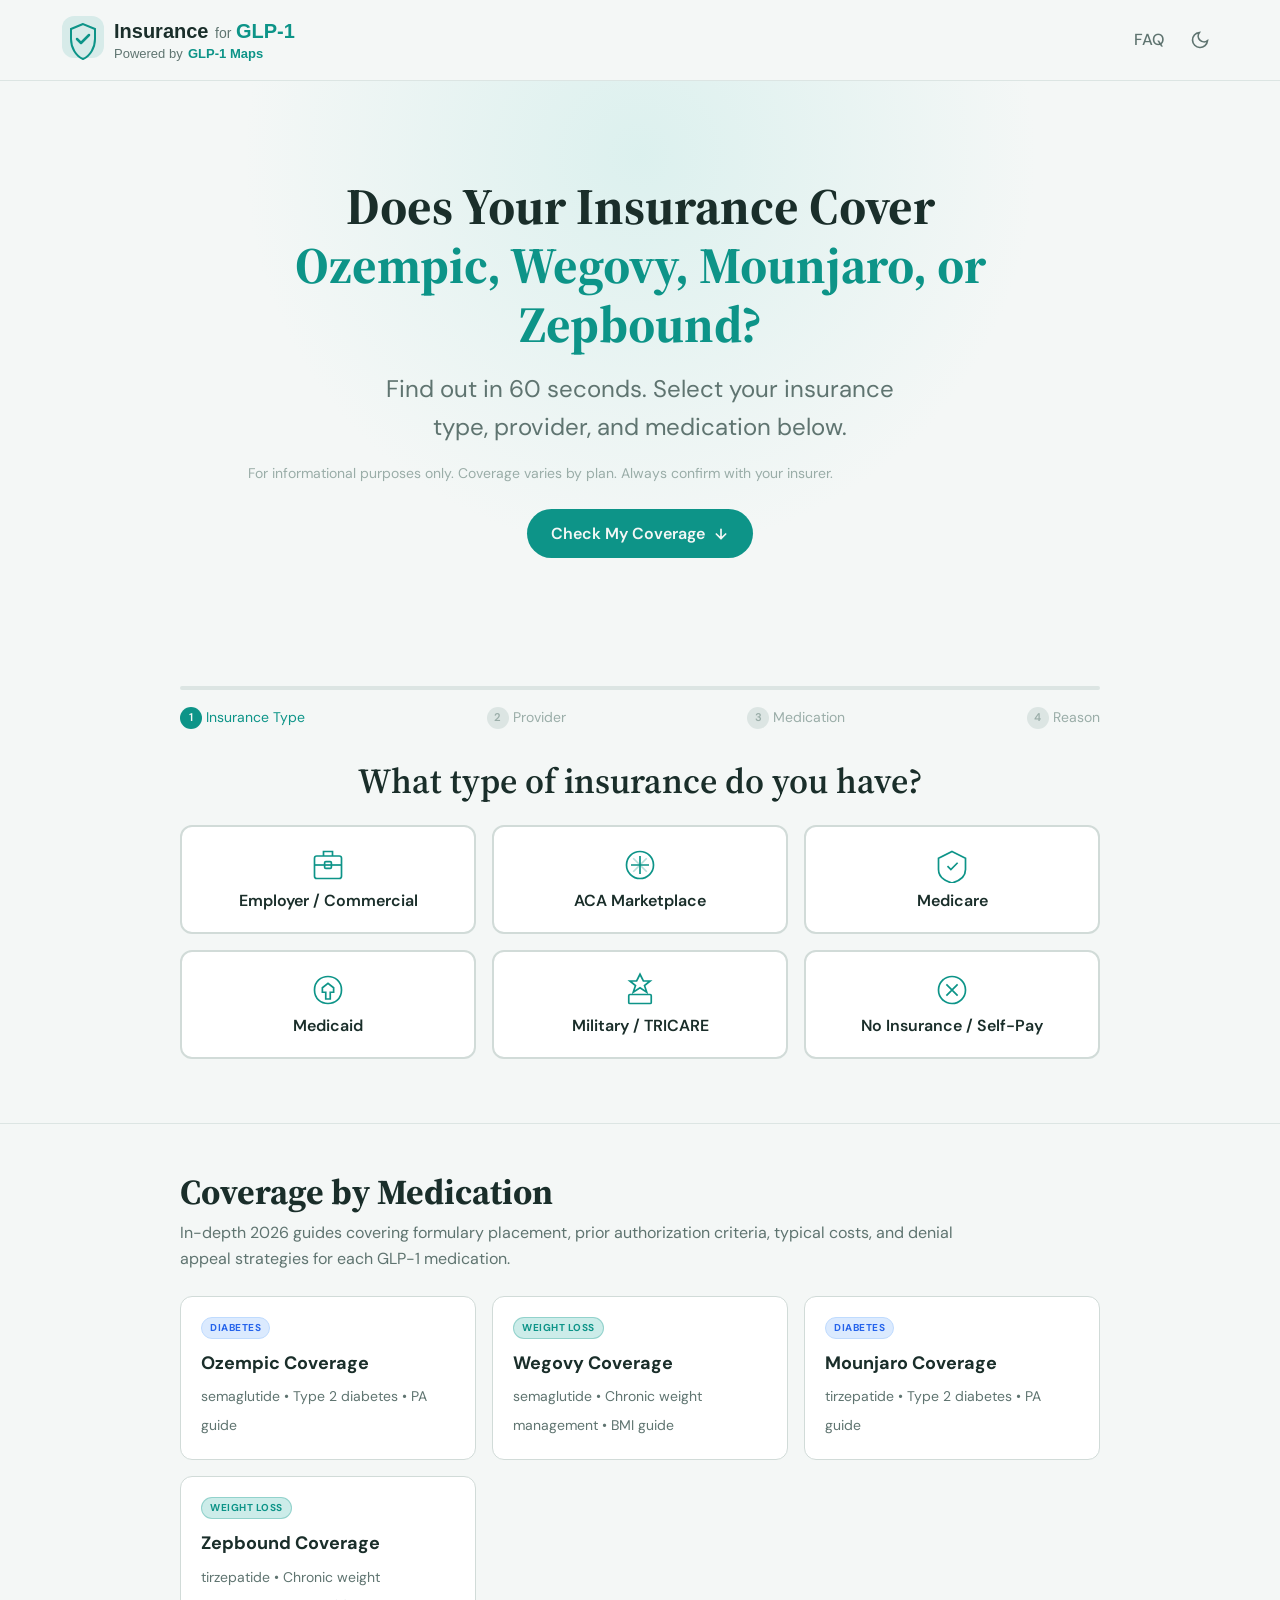
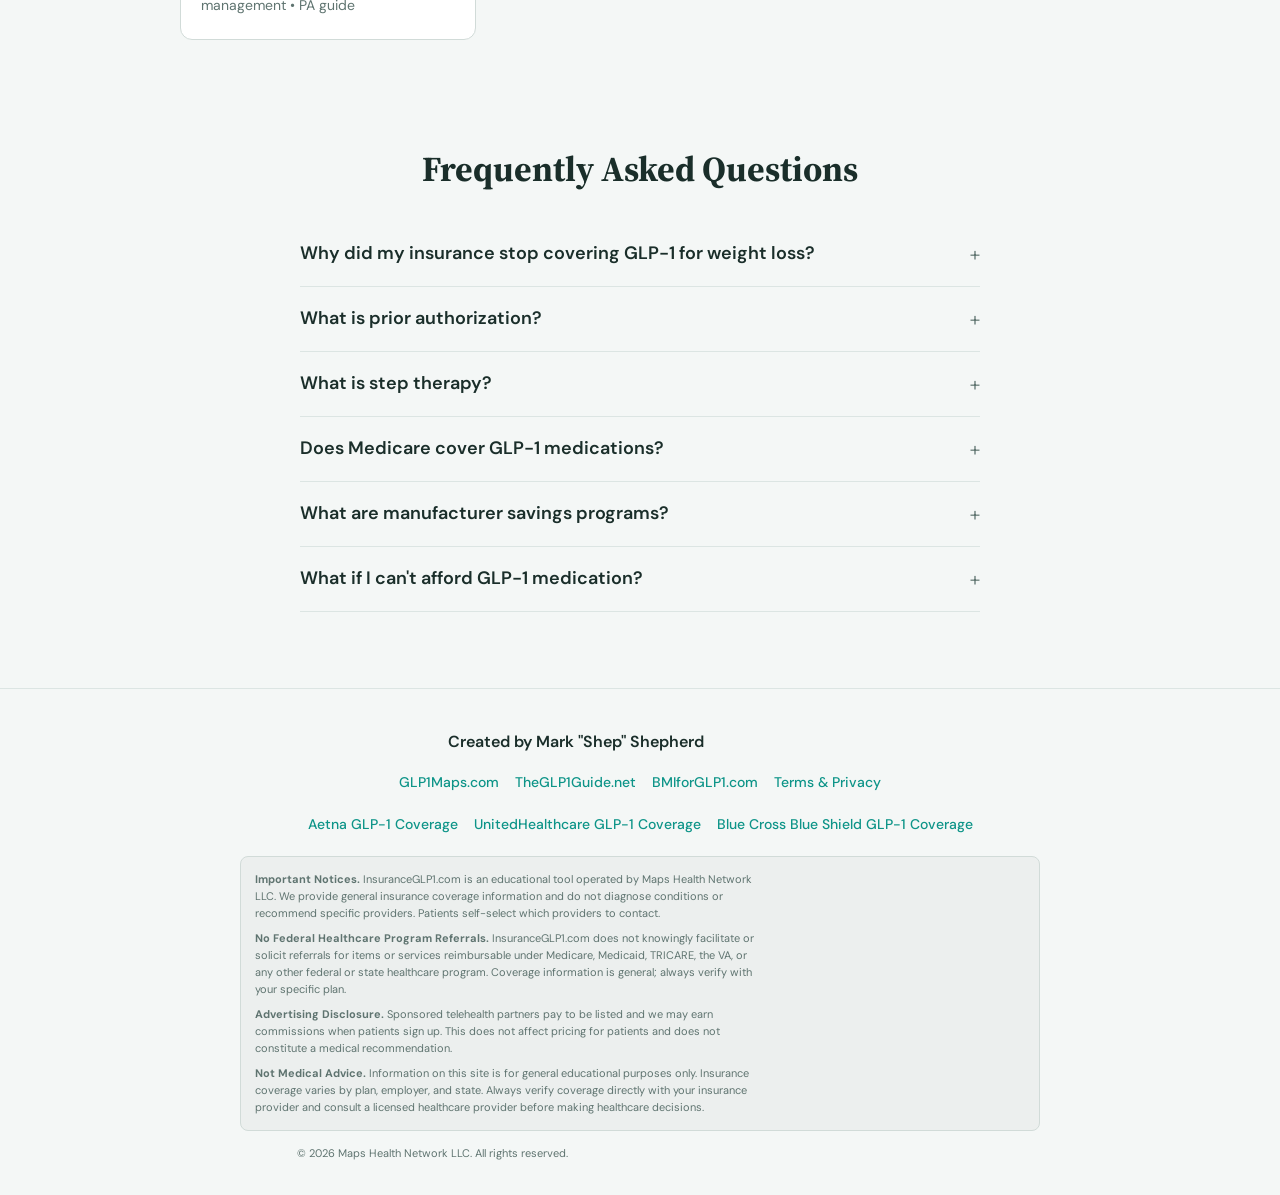
<file: index.html>
<!DOCTYPE html>
<html lang="en">
<head>
  <meta charset="UTF-8">
  <meta name="viewport" content="width=device-width, initial-scale=1.0">
  <!-- Google tag (gtag.js) -->
  <script async src="https://www.googletagmanager.com/gtag/js?id=G-XJ10VYEBLD"></script>
  <script>
    window.dataLayer = window.dataLayer || [];
    function gtag(){dataLayer.push(arguments);}
    gtag('js', new Date());
    gtag('config', 'G-XJ10VYEBLD');
  </script>
  <title>Does Insurance Cover Ozempic, Wegovy, Mounjaro, Zepbound? Free 2026 Checker | InsuranceGLP1</title>
  <meta name="description" content="Free GLP-1 insurance coverage checker. Find out in 60 seconds if your plan covers Ozempic, Wegovy, Mounjaro, or Zepbound in 2026. Prior authorization tips and savings options included.">
  <meta name="keywords" content="does insurance cover Ozempic, Wegovy insurance coverage, Mounjaro insurance 2026, Zepbound coverage, GLP-1 prior authorization, GLP-1 cost with insurance, Medicare GLP-1, Medicaid GLP-1, insurance checker, semaglutide coverage, tirzepatide coverage">
  <meta name="robots" content="index, follow, max-image-preview:large, max-snippet:-1">
  <meta name="author" content="Mark Shepherd">
  <meta name="theme-color" content="#0d9488">
  <link rel="canonical" href="https://www.insuranceglp1.com/">

  <!-- Open Graph -->
  <meta property="og:type" content="website">
  <meta property="og:url" content="https://www.insuranceglp1.com/">
  <meta property="og:site_name" content="InsuranceGLP1 — Powered by GLP-1 Maps">
  <meta property="og:title" content="Does Your Insurance Cover Ozempic, Wegovy, Mounjaro, or Zepbound? Free 2026 Checker">
  <meta property="og:description" content="Find out in 60 seconds if your plan covers GLP-1 medications. Prior authorization tips, savings programs, and next steps for Ozempic, Wegovy, Mounjaro, and Zepbound.">
  <meta property="og:image" content="https://www.glp1maps.com/og-image.png">
  <meta property="og:image:width" content="1200">
  <meta property="og:image:height" content="630">
  <meta property="og:locale" content="en_US">

  <!-- Twitter Card -->
  <meta name="twitter:card" content="summary_large_image">
  <meta name="twitter:title" content="Does Your Insurance Cover Ozempic, Wegovy, Mounjaro, or Zepbound?">
  <meta name="twitter:description" content="Free GLP-1 insurance coverage checker. Get instant answers for Ozempic, Wegovy, Mounjaro, and Zepbound — plus prior authorization tips and savings programs.">
  <meta name="twitter:image" content="https://www.glp1maps.com/og-image.png">

  <!-- Favicon -->
  <link rel="icon" type="image/svg+xml" href="https://www.glp1maps.com/favicon.svg">

  <!-- Fonts -->
  <link rel="preconnect" href="https://fonts.googleapis.com">
  <link rel="preconnect" href="https://fonts.gstatic.com" crossorigin>
  <link rel="dns-prefetch" href="https://www.googletagmanager.com">
  <link href="https://fonts.googleapis.com/css2?family=DM+Sans:ital,opsz,wght@0,9..40,300..700;1,9..40,300..700&family=Source+Serif+4:opsz,wght@8..60,400;8..60,600;8..60,700&display=swap" rel="stylesheet">

  <link rel="stylesheet" href="./base.css">
  <link rel="stylesheet" href="./style.css">

  <!-- Schema.org: MedicalWebPage + FAQPage -->
  <script type="application/ld+json">
  {
    "@context": "https://schema.org",
    "@type": ["MedicalWebPage", "FAQPage"],
    "name": "GLP-1 Insurance Coverage Checker — Ozempic, Wegovy, Mounjaro, Zepbound",
    "description": "Free 2026 tool to check if your insurance covers GLP-1 medications including Ozempic, Wegovy, Mounjaro, and Zepbound. Get instant results with prior authorization tips and next steps.",
    "url": "https://www.insuranceglp1.com/",
    "inLanguage": "en-US",
    "isAccessibleForFree": true,
    "audience": { "@type": "MedicalAudience", "audienceType": "Patient" },
    "about": [
      { "@type": "MedicalEntity", "name": "Ozempic", "activeIngredient": "semaglutide" },
      { "@type": "MedicalEntity", "name": "Wegovy", "activeIngredient": "semaglutide" },
      { "@type": "MedicalEntity", "name": "Mounjaro", "activeIngredient": "tirzepatide" },
      { "@type": "MedicalEntity", "name": "Zepbound", "activeIngredient": "tirzepatide" }
    ],
    "publisher": {
      "@type": "Organization",
      "name": "Maps Health Network, LLC",
      "url": "https://www.glp1maps.com",
      "logo": "https://www.glp1maps.com/og-image.png"
    },
    "mainEntity": [
      {
        "@type": "Question",
        "name": "Why did my insurance stop covering GLP-1 for weight loss?",
        "acceptedAnswer": {
          "@type": "Answer",
          "text": "In 2025-2026, many employers and insurers dropped weight-loss GLP-1 coverage (Wegovy, Zepbound, Saxenda) due to rising costs. These medications can cost $900-$1,300/month per patient, and with millions seeking prescriptions, total spending became unsustainable for many plan sponsors. Diabetes-indicated GLP-1s like Ozempic and Mounjaro generally retained coverage."
        }
      },
      {
        "@type": "Question",
        "name": "What is prior authorization for Ozempic, Wegovy, Mounjaro, or Zepbound?",
        "acceptedAnswer": {
          "@type": "Answer",
          "text": "Prior authorization (PA) is a requirement from your insurance company that your doctor get approval before prescribing Ozempic, Wegovy, Mounjaro, Zepbound, or another GLP-1. Your doctor must submit clinical documentation showing you meet specific criteria such as BMI, diagnosis, or prior treatment failures."
        }
      },
      {
        "@type": "Question",
        "name": "What is step therapy?",
        "acceptedAnswer": {
          "@type": "Answer",
          "text": "Step therapy requires you to try and fail on less expensive medications before your insurance will cover a more expensive GLP-1 like Ozempic, Wegovy, Mounjaro, or Zepbound. For GLP-1s, you might need to try metformin or older diabetes drugs first."
        }
      },
      {
        "@type": "Question",
        "name": "Does Medicare cover Ozempic, Wegovy, Mounjaro, and Zepbound?",
        "acceptedAnswer": {
          "@type": "Answer",
          "text": "Medicare Part D covers GLP-1 medications prescribed for Type 2 diabetes — including Ozempic, Mounjaro, Rybelsus, and Trulicity. However, Medicare does not currently cover Wegovy or Zepbound when prescribed solely for weight loss. A pilot program for weight-loss coverage may begin in July 2026."
        }
      },
      {
        "@type": "Question",
        "name": "What are manufacturer savings programs for GLP-1 medications?",
        "acceptedAnswer": {
          "@type": "Answer",
          "text": "Drug manufacturers offer savings cards and patient assistance programs. Novo Nordisk (Ozempic, Wegovy, Rybelsus, Saxenda) offers NovoCare programs. Eli Lilly (Mounjaro, Zepbound, Trulicity) offers the Lilly Savings Card and Lilly Cares. Eligible commercially insured patients may pay as little as $25/month."
        }
      },
      {
        "@type": "Question",
        "name": "What if I can't afford Ozempic, Wegovy, Mounjaro, or Zepbound?",
        "acceptedAnswer": {
          "@type": "Answer",
          "text": "Options include manufacturer savings programs (NovoCare for Ozempic/Wegovy, Lilly Savings Card for Mounjaro/Zepbound), DTC telehealth providers ($149-$500/month for compounded versions), patient assistance programs for low-income patients, and appealing insurance denials with your doctor's help."
        }
      }
    ]
  }
  </script>

  <!-- Schema.org: Organization (publisher) -->
  <script type="application/ld+json">
  {
    "@context": "https://schema.org",
    "@type": "Organization",
    "name": "Maps Health Network, LLC",
    "alternateName": "GLP-1 Maps",
    "url": "https://www.glp1maps.com",
    "logo": "https://www.glp1maps.com/og-image.png",
    "founder": { "@type": "Person", "name": "Mark Shepherd" },
    "sameAs": [
      "https://www.glp1maps.com",
      "https://www.theglp1guide.net",
      "https://www.bmiforglp1.com"
    ]
  }
  </script>

  <!-- Schema.org: WebSite -->
  <script type="application/ld+json">
  {
    "@context": "https://schema.org",
    "@type": "WebSite",
    "name": "InsuranceGLP1",
    "alternateName": "GLP-1 Insurance Coverage Checker",
    "url": "https://www.insuranceglp1.com/",
    "inLanguage": "en-US",
    "publisher": { "@type": "Organization", "name": "Maps Health Network, LLC" }
  }
  </script>

  <!-- Schema.org: BreadcrumbList -->
  <script type="application/ld+json">
  {
    "@context": "https://schema.org",
    "@type": "BreadcrumbList",
    "itemListElement": [
      { "@type": "ListItem", "position": 1, "name": "GLP-1 Maps", "item": "https://www.glp1maps.com/" },
      { "@type": "ListItem", "position": 2, "name": "GLP-1 Insurance Coverage Checker", "item": "https://www.insuranceglp1.com/" }
    ]
  }
  </script>
<script type="application/ld+json">
{
  "@context": "https://schema.org",
  "@type": "Person",
  "@id": "https://shepsmethod.com/about.html#person",
  "name": "Mark Shepherd",
  "alternateName": "Shep Shepherd",
  "jobTitle": "Founder",
  "worksFor": {
    "@type": "Organization",
    "name": "Maps Health Network, LLC",
    "url": "https://www.glp1maps.com"
  },
  "description": "35 years in U.S. medical device sales, 26 of those at Medtronic. Two-time U.S. Representative of the Year at Medtronic. GLP-1 patient who lost 50 pounds in 9 months on Mounjaro. Founder of Maps Health Network, LLC. Creator of The S.H.E.P.S. Method.",
  "image": "https://shepsmethod.com/assets/shep-headshot.jpg",
  "email": "Mark@GLP1Receptionist.com",
  "url": "https://shepsmethod.com/about.html",
  "knowsAbout": ["GLP-1 medications", "Ozempic", "Wegovy", "Mounjaro", "Zepbound", "Weight management", "Medical device sales", "Patient concierge systems"],
  "sameAs": ["https://www.glp1maps.com", "https://glp1receptionist.com", "https://shepsmethod.com", "https://www.bmiforglp1.com", "https://www.insuranceglp1.com"]
}
</script>
</head>
<body>

  <!-- Header -->
  <header class="site-header">
    <div class="header-inner">
      <a href="https://www.glp1maps.com" target="_blank" rel="noopener noreferrer" class="logo-link" aria-label="InsuranceGLP1 - Powered by GLP-1 Maps">
        <svg class="logo-svg" viewBox="0 0 290 56" aria-hidden="true" fill="none" xmlns="http://www.w3.org/2000/svg" style="width:290px;height:56px;cursor:pointer">
          <!-- Shield icon -->
          <rect x="2" y="4" width="42" height="42" rx="12" fill="var(--color-primary)" opacity="0.12"/>
          <path d="M23 12L11 17v10c0 8.8 5 17 12 20 7-3 12-11.2 12-20V17L23 12z" fill="none" stroke="var(--color-primary)" stroke-width="2"/>
          <path d="M17 27l4 4 8-8" stroke="var(--color-primary)" stroke-width="2.5" stroke-linecap="round" stroke-linejoin="round"/>
          <!-- Text line 1 -->
          <text x="54" y="26" font-family="-apple-system, BlinkMacSystemFont, sans-serif" font-weight="800" font-size="20" fill="var(--color-text)">Insurance</text>
          <text x="155" y="26" font-family="-apple-system, BlinkMacSystemFont, sans-serif" font-weight="400" font-size="14" fill="var(--color-text-muted)">for</text>
          <text x="176" y="26" font-family="-apple-system, BlinkMacSystemFont, sans-serif" font-weight="800" font-size="20" fill="var(--color-primary)">GLP-1</text>
          <!-- Text line 2 -->
          <text x="54" y="46" font-family="-apple-system, BlinkMacSystemFont, sans-serif" font-weight="400" font-size="13" fill="var(--color-text-muted)">Powered by</text>
          <text x="128" y="46" font-family="-apple-system, BlinkMacSystemFont, sans-serif" font-weight="700" font-size="13" fill="var(--color-primary)">GLP-1 Maps</text>
        </svg>
      </a>
      <div class="header-actions">
        <a href="#faq" class="nav-link">FAQ</a>
        <button data-theme-toggle aria-label="Switch to dark mode">
          <svg width="20" height="20" viewBox="0 0 24 24" fill="none" stroke="currentColor" stroke-width="2"><path d="M21 12.79A9 9 0 1 1 11.21 3 7 7 0 0 0 21 12.79z"/></svg>
        </button>
      </div>
    </div>
  </header>

  <main>
    <!-- Hero Section -->
    <section class="hero">
      <div class="container">
        <h1 class="hero-headline">Does Your Insurance Cover<br><span class="highlight">Ozempic, Wegovy, Mounjaro, or Zepbound?</span></h1>
        <p class="hero-sub">Find out in 60 seconds. Select your insurance type, provider, and medication below.</p>
        <p class="hero-disclaimer">For informational purposes only. Coverage varies by plan. Always confirm with your insurer.</p>
        <a href="#wizard" class="hero-cta">Check My Coverage <svg width="16" height="16" viewBox="0 0 24 24" fill="none" stroke="currentColor" stroke-width="2.5" stroke-linecap="round" stroke-linejoin="round"><path d="M12 5v14M19 12l-7 7-7-7"/></svg></a>
      </div>
    </section>

    <!-- Wizard Section -->
    <section id="wizard" class="wizard-section">
      <div class="container">
        <!-- Progress Bar -->
        <div class="progress-bar" aria-hidden="true">
          <div class="progress-track">
            <div class="progress-fill" id="progressFill"></div>
          </div>
          <div class="progress-steps">
            <div class="progress-step active" data-step="1"><span>1</span> Insurance Type</div>
            <div class="progress-step" data-step="2"><span>2</span> Provider</div>
            <div class="progress-step" data-step="3"><span>3</span> Medication</div>
            <div class="progress-step" data-step="4"><span>4</span> Reason</div>
          </div>
        </div>

        <!-- Step 1: Insurance Type -->
        <div class="wizard-step active" id="step1">
          <h2 class="step-title">What type of insurance do you have?</h2>
          <div class="card-grid cards-3">
            <button class="option-card" data-value="employer" onclick="selectInsuranceType(this)">
              <svg class="card-icon" viewBox="0 0 32 32" fill="none" stroke="var(--color-primary)" stroke-width="1.5"><rect x="4" y="8" width="24" height="20" rx="2"/><path d="M12 8V4h8v4"/><path d="M4 16h24"/><rect x="13" y="13" width="6" height="6" rx="1"/></svg>
              <span class="card-label">Employer / Commercial</span>
            </button>
            <button class="option-card" data-value="aca" onclick="selectInsuranceType(this)">
              <svg class="card-icon" viewBox="0 0 32 32" fill="none" stroke="var(--color-primary)" stroke-width="1.5"><circle cx="16" cy="16" r="12"/><path d="M8 16h16M16 8v16"/><path d="M10 10l12 12M22 10L10 22" opacity="0.3"/></svg>
              <span class="card-label">ACA Marketplace</span>
            </button>
            <button class="option-card" data-value="medicare" onclick="selectInsuranceType(this)">
              <svg class="card-icon" viewBox="0 0 32 32" fill="none" stroke="var(--color-primary)" stroke-width="1.5"><path d="M16 4l12 6v10c0 6-5 10-12 12C9 30 4 26 4 20V10l12-6z"/><path d="M12 17l3 3 6-6"/></svg>
              <span class="card-label">Medicare</span>
            </button>
            <button class="option-card" data-value="medicaid" onclick="selectInsuranceType(this)">
              <svg class="card-icon" viewBox="0 0 32 32" fill="none" stroke="var(--color-primary)" stroke-width="1.5"><path d="M16 4C10 4 4 8 4 16s6 12 12 12 12-4 12-12S22 4 16 4z"/><path d="M11 14v4h3v6h4v-6h3v-4l-5-4-5 4z"/></svg>
              <span class="card-label">Medicaid</span>
            </button>
            <button class="option-card" data-value="military" onclick="selectInsuranceType(this)">
              <svg class="card-icon" viewBox="0 0 32 32" fill="none" stroke="var(--color-primary)" stroke-width="1.5"><path d="M16 2l3 6h6l-5 4 2 6-6-4-6 4 2-6-5-4h6l3-6z"/><rect x="6" y="20" width="20" height="8" rx="1"/></svg>
              <span class="card-label">Military / TRICARE</span>
            </button>
            <button class="option-card" data-value="none" onclick="selectInsuranceType(this)">
              <svg class="card-icon" viewBox="0 0 32 32" fill="none" stroke="var(--color-primary)" stroke-width="1.5"><circle cx="16" cy="16" r="12"/><path d="M11 11l10 10M21 11L11 21"/></svg>
              <span class="card-label">No Insurance / Self-Pay</span>
            </button>
          </div>
        </div>

        <!-- Step 2: Provider -->
        <div class="wizard-step" id="step2">
          <h2 class="step-title" id="step2Title">Who is your insurance provider?</h2>
          <div id="providerContent"></div>
        </div>

        <!-- Step 3: Medication -->
        <div class="wizard-step" id="step3">
          <h2 class="step-title">Which medication are you checking?</h2>
          <div class="card-grid cards-2">
            <button class="option-card med-card" data-value="ozempic" onclick="selectMedication(this)">
              <div class="med-badge badge-diabetes">Diabetes</div>
              <svg class="card-icon" viewBox="0 0 32 32" fill="none" stroke="var(--color-primary)" stroke-width="1.5"><rect x="10" y="2" width="12" height="28" rx="6"/><path d="M13 10h6M13 16h6M13 22h6"/></svg>
              <span class="card-label">Ozempic</span>
              <span class="card-sublabel">semaglutide</span>
            </button>
            <button class="option-card med-card" data-value="wegovy" onclick="selectMedication(this)">
              <div class="med-badge badge-weight">Weight Loss</div>
              <svg class="card-icon" viewBox="0 0 32 32" fill="none" stroke="var(--color-primary)" stroke-width="1.5"><rect x="10" y="2" width="12" height="28" rx="6"/><path d="M13 10h6M13 16h6M13 22h6"/></svg>
              <span class="card-label">Wegovy</span>
              <span class="card-sublabel">semaglutide</span>
            </button>
            <button class="option-card med-card" data-value="mounjaro" onclick="selectMedication(this)">
              <div class="med-badge badge-diabetes">Diabetes</div>
              <svg class="card-icon" viewBox="0 0 32 32" fill="none" stroke="var(--color-primary)" stroke-width="1.5"><rect x="10" y="2" width="12" height="28" rx="6"/><path d="M13 10h6M13 16h6M13 22h6"/></svg>
              <span class="card-label">Mounjaro</span>
              <span class="card-sublabel">tirzepatide</span>
            </button>
            <button class="option-card med-card" data-value="zepbound" onclick="selectMedication(this)">
              <div class="med-badge badge-weight">Weight Loss</div>
              <svg class="card-icon" viewBox="0 0 32 32" fill="none" stroke="var(--color-primary)" stroke-width="1.5"><rect x="10" y="2" width="12" height="28" rx="6"/><path d="M13 10h6M13 16h6M13 22h6"/></svg>
              <span class="card-label">Zepbound</span>
              <span class="card-sublabel">tirzepatide</span>
            </button>
            <button class="option-card med-card" data-value="rybelsus" onclick="selectMedication(this)">
              <div class="med-badge badge-diabetes">Diabetes</div>
              <svg class="card-icon" viewBox="0 0 32 32" fill="none" stroke="var(--color-primary)" stroke-width="1.5"><circle cx="16" cy="16" r="10"/><path d="M12 16h8"/></svg>
              <span class="card-label">Rybelsus</span>
              <span class="card-sublabel">oral semaglutide</span>
            </button>
            <button class="option-card med-card" data-value="saxenda" onclick="selectMedication(this)">
              <div class="med-badge badge-weight">Weight Loss</div>
              <svg class="card-icon" viewBox="0 0 32 32" fill="none" stroke="var(--color-primary)" stroke-width="1.5"><rect x="10" y="2" width="12" height="28" rx="6"/><path d="M13 10h6M13 16h6M13 22h6"/></svg>
              <span class="card-label">Saxenda</span>
              <span class="card-sublabel">liraglutide</span>
            </button>
            <button class="option-card med-card" data-value="trulicity" onclick="selectMedication(this)">
              <div class="med-badge badge-diabetes">Diabetes</div>
              <svg class="card-icon" viewBox="0 0 32 32" fill="none" stroke="var(--color-primary)" stroke-width="1.5"><rect x="10" y="2" width="12" height="28" rx="6"/><path d="M13 10h6M13 16h6M13 22h6"/></svg>
              <span class="card-label">Trulicity</span>
              <span class="card-sublabel">dulaglutide</span>
            </button>
          </div>
        </div>

        <!-- Step 4: Reason -->
        <div class="wizard-step" id="step4">
          <h2 class="step-title">What is the primary reason for this medication?</h2>
          <div class="card-grid cards-2">
            <button class="option-card" data-value="diabetes" onclick="selectReason(this)">
              <svg class="card-icon" viewBox="0 0 32 32" fill="none" stroke="var(--color-primary)" stroke-width="1.5"><path d="M16 4c-4 6-10 10-10 16a10 10 0 0020 0c0-6-6-10-10-16z"/><path d="M12 20h8"/></svg>
              <span class="card-label">Type 2 Diabetes</span>
            </button>
            <button class="option-card" data-value="obesity" onclick="selectReason(this)">
              <svg class="card-icon" viewBox="0 0 32 32" fill="none" stroke="var(--color-primary)" stroke-width="1.5"><path d="M16 6a4 4 0 100 8 4 4 0 000-8zM8 28v-2a8 8 0 0116 0v2"/></svg>
              <span class="card-label">Weight Loss / Obesity</span>
              <span class="card-sublabel">BMI 30+</span>
            </button>
            <button class="option-card" data-value="overweight" onclick="selectReason(this)">
              <svg class="card-icon" viewBox="0 0 32 32" fill="none" stroke="var(--color-primary)" stroke-width="1.5"><rect x="4" y="14" width="24" height="12" rx="2"/><path d="M16 8v6M12 10l4-4 4 4"/></svg>
              <span class="card-label">Overweight with Health Conditions</span>
              <span class="card-sublabel">BMI 27–29.9</span>
            </button>
            <button class="option-card" data-value="cardiovascular" onclick="selectReason(this)">
              <svg class="card-icon" viewBox="0 0 32 32" fill="none" stroke="var(--color-primary)" stroke-width="1.5"><path d="M16 28s-12-8-12-16C4 6 10 4 16 10c6-6 12-4 12 2 0 8-12 16-12 16z"/></svg>
              <span class="card-label">Cardiovascular Risk Reduction</span>
            </button>
            <button class="option-card" data-value="other" onclick="selectReason(this)">
              <svg class="card-icon" viewBox="0 0 32 32" fill="none" stroke="var(--color-primary)" stroke-width="1.5"><circle cx="16" cy="16" r="12"/><path d="M16 11v2M16 19v2M16 15a2 2 0 012 2"/></svg>
              <span class="card-label">Other</span>
            </button>
          </div>
        </div>

        <!-- Results -->
        <div class="wizard-step" id="resultsStep">
          <div id="resultsContainer"></div>
        </div>
      </div>
    </section>

    <!-- Email Capture -->
    <section class="email-section" id="emailSection" style="display:none;">
      <div class="container">
        <div class="email-card">
          <h2 class="email-title">Want a detailed coverage report with next steps?</h2>
          <p class="email-desc">We'll send you a personalized report based on your selections.</p>
          <form class="email-form" id="emailForm" onsubmit="handleEmailSubmit(event)">
            <input type="email" id="emailInput" placeholder="your@email.com" required class="email-input" aria-label="Email address">
            <button type="submit" class="btn-primary email-btn">Send My Report</button>
          </form>
          <p class="email-success" id="emailSuccess" style="display:none;">Report request received! Check your inbox soon.</p>
        </div>
      </div>
    </section>

    <!-- Coverage by Medication -->
    <section id="coverage-by-medication" style="padding:48px 0 32px;border-top:1px solid var(--color-divider);">
      <div class="container">
        <h2 style="font-family:var(--font-display);font-size:var(--text-xl);font-weight:700;color:var(--color-text);margin-bottom:8px;">Coverage by Medication</h2>
        <p style="font-size:var(--text-sm);color:var(--color-text-muted);margin-bottom:24px;">In-depth 2026 guides covering formulary placement, prior authorization criteria, typical costs, and denial appeal strategies for each GLP-1 medication.</p>
        <div style="display:grid;grid-template-columns:repeat(auto-fit,minmax(220px,1fr));gap:16px;">
          <a href="/ozempic-coverage.html" style="display:block;padding:20px;border:1px solid var(--color-border);border-radius:12px;text-decoration:none;background:var(--color-surface);transition:box-shadow 0.2s;" onmouseover="this.style.boxShadow='0 4px 12px rgba(0,0,0,0.1)'" onmouseout="this.style.boxShadow='none'">
            <div style="display:flex;align-items:center;gap:8px;margin-bottom:10px;">
              <span style="font-size:10px;font-weight:700;text-transform:uppercase;letter-spacing:0.05em;background:var(--color-blue-bg);color:var(--color-blue);border:1px solid var(--color-blue-border);padding:2px 8px;border-radius:99px;">Diabetes</span>
            </div>
            <strong style="display:block;font-size:var(--text-base);color:var(--color-text);margin-bottom:4px;">Ozempic Coverage</strong>
            <span style="font-size:var(--text-xs);color:var(--color-text-muted);">semaglutide &bull; Type 2 diabetes &bull; PA guide</span>
          </a>
          <a href="/wegovy-coverage.html" style="display:block;padding:20px;border:1px solid var(--color-border);border-radius:12px;text-decoration:none;background:var(--color-surface);transition:box-shadow 0.2s;" onmouseover="this.style.boxShadow='0 4px 12px rgba(0,0,0,0.1)'" onmouseout="this.style.boxShadow='none'">
            <div style="display:flex;align-items:center;gap:8px;margin-bottom:10px;">
              <span style="font-size:10px;font-weight:700;text-transform:uppercase;letter-spacing:0.05em;background:var(--color-primary-highlight);color:var(--color-primary);border:1px solid color-mix(in srgb,var(--color-primary) 30%,transparent);padding:2px 8px;border-radius:99px;">Weight Loss</span>
            </div>
            <strong style="display:block;font-size:var(--text-base);color:var(--color-text);margin-bottom:4px;">Wegovy Coverage</strong>
            <span style="font-size:var(--text-xs);color:var(--color-text-muted);">semaglutide &bull; Chronic weight management &bull; BMI guide</span>
          </a>
          <a href="/mounjaro-coverage.html" style="display:block;padding:20px;border:1px solid var(--color-border);border-radius:12px;text-decoration:none;background:var(--color-surface);transition:box-shadow 0.2s;" onmouseover="this.style.boxShadow='0 4px 12px rgba(0,0,0,0.1)'" onmouseout="this.style.boxShadow='none'">
            <div style="display:flex;align-items:center;gap:8px;margin-bottom:10px;">
              <span style="font-size:10px;font-weight:700;text-transform:uppercase;letter-spacing:0.05em;background:var(--color-blue-bg);color:var(--color-blue);border:1px solid var(--color-blue-border);padding:2px 8px;border-radius:99px;">Diabetes</span>
            </div>
            <strong style="display:block;font-size:var(--text-base);color:var(--color-text);margin-bottom:4px;">Mounjaro Coverage</strong>
            <span style="font-size:var(--text-xs);color:var(--color-text-muted);">tirzepatide &bull; Type 2 diabetes &bull; PA guide</span>
          </a>
          <a href="/zepbound-coverage.html" style="display:block;padding:20px;border:1px solid var(--color-border);border-radius:12px;text-decoration:none;background:var(--color-surface);transition:box-shadow 0.2s;" onmouseover="this.style.boxShadow='0 4px 12px rgba(0,0,0,0.1)'" onmouseout="this.style.boxShadow='none'">
            <div style="display:flex;align-items:center;gap:8px;margin-bottom:10px;">
              <span style="font-size:10px;font-weight:700;text-transform:uppercase;letter-spacing:0.05em;background:var(--color-primary-highlight);color:var(--color-primary);border:1px solid color-mix(in srgb,var(--color-primary) 30%,transparent);padding:2px 8px;border-radius:99px;">Weight Loss</span>
            </div>
            <strong style="display:block;font-size:var(--text-base);color:var(--color-text);margin-bottom:4px;">Zepbound Coverage</strong>
            <span style="font-size:var(--text-xs);color:var(--color-text-muted);">tirzepatide &bull; Chronic weight management &bull; PA guide</span>
          </a>
        </div>
      </div>
    </section>

    <!-- FAQ Section -->
    <!-- Telehealth Providers -->
    <section id="telehealth-section" style="padding:40px 0;display:none">
      <div class="container">
        <h3 style="font-size:1.25rem;font-weight:700;margin-bottom:4px">Prefer Telehealth? Start from Home</h3>
        <p style="font-size:0.875rem;color:var(--color-text-muted);margin-bottom:8px">These nationwide telehealth providers can prescribe GLP-1 medications online and ship directly to your door.</p>
        <p style="font-size:0.75rem;color:var(--color-text-muted);margin-bottom:24px;font-style:italic;border-left:3px solid var(--color-border);padding-left:10px"><strong>Advertising disclosure:</strong> The telehealth options below are paid sponsors. We may earn a commission when you sign up. This does not affect your pricing. Listing order does not imply medical recommendation. Always consult a licensed healthcare provider.</p>
        <div style="display:grid;grid-template-columns:repeat(auto-fit,minmax(250px,1fr));gap:16px">
          <!-- AFFILIATE_CARDS_START -->
      <a href="https://track.revoffers.com/aff_c?offer_id=1460&aff_id=12198" target="_blank" rel="noopener noreferrer sponsored" style="display:block;padding:20px;border:1px solid var(--color-border);border-radius:12px;text-decoration:none;transition:box-shadow 0.2s" onmouseover="this.style.boxShadow='0 4px 12px rgba(0,0,0,0.1)'" onmouseout="this.style.boxShadow='none'">
        <div style="display:flex;justify-content:space-between;margin-bottom:12px"><strong style="color:var(--color-text)">Yucca Health</strong><span style="font-size:10px;background:#fce7f3;color:#be185d;padding:2px 8px;border-radius:99px;font-weight:600">Sponsored</span></div>
        <p style="font-size:13px;color:var(--color-muted);margin:0 0 12px 0;line-height:1.5">Competitive pricing on brand-name GLP-1. Licensed providers, home delivery, transparent monthly cost.</p>
          <div style="font-size:12px;color:var(--color-muted);margin-bottom:4px">- Brand-Name Access</div>
          <div style="font-size:12px;color:var(--color-muted);margin-bottom:4px">- Licensed Providers</div>
          <div style="font-size:12px;color:var(--color-muted);margin-bottom:4px">- Home Delivery</div>
      </a>
      <a href="https://track.revoffers.com/aff_c?offer_id=1435&aff_id=12198" target="_blank" rel="noopener noreferrer sponsored" style="display:block;padding:20px;border:1px solid var(--color-border);border-radius:12px;text-decoration:none;transition:box-shadow 0.2s" onmouseover="this.style.boxShadow='0 4px 12px rgba(0,0,0,0.1)'" onmouseout="this.style.boxShadow='none'">
        <div style="display:flex;justify-content:space-between;margin-bottom:12px"><strong style="color:var(--color-text)">Eden Health</strong><span style="font-size:10px;background:#f3e8ff;color:#6b21a8;padding:2px 8px;border-radius:99px;font-weight:600">Sponsored</span></div>
        <p style="font-size:13px;color:var(--color-muted);margin:0 0 12px 0;line-height:1.5">Provider-led metabolic wellness program with comprehensive labs and all-inclusive monthly pricing.</p>
          <div style="font-size:12px;color:var(--color-muted);margin-bottom:4px">- Provider-Led</div>
          <div style="font-size:12px;color:var(--color-muted);margin-bottom:4px">- Labs Included</div>
          <div style="font-size:12px;color:var(--color-muted);margin-bottom:4px">- All-Inclusive Pricing</div>
      </a>
      <a href="https://track.revoffers.com/aff_c?offer_id=1548&aff_id=12198" target="_blank" rel="noopener noreferrer sponsored" style="display:block;padding:20px;border:1px solid var(--color-border);border-radius:12px;text-decoration:none;transition:box-shadow 0.2s" onmouseover="this.style.boxShadow='0 4px 12px rgba(0,0,0,0.1)'" onmouseout="this.style.boxShadow='none'">
        <div style="display:flex;justify-content:space-between;margin-bottom:12px"><strong style="color:var(--color-text)">Embody GLP1</strong><span style="font-size:10px;background:#e0e7ff;color:#4338ca;padding:2px 8px;border-radius:99px;font-weight:600">Sponsored</span></div>
        <p style="font-size:13px;color:var(--color-muted);margin:0 0 12px 0;line-height:1.5">Provider-led GLP-1 program with sermorelin peptide therapy options. Transparent pricing.</p>
          <div style="font-size:12px;color:var(--color-muted);margin-bottom:4px">- Provider-Led</div>
          <div style="font-size:12px;color:var(--color-muted);margin-bottom:4px">- Sermorelin Available</div>
          <div style="font-size:12px;color:var(--color-muted);margin-bottom:4px">- Transparent Pricing</div>
      </a>
      <a href="https://track.revoffers.com/aff_c?offer_id=1464&aff_id=12198" target="_blank" rel="noopener noreferrer sponsored" style="display:block;padding:20px;border:1px solid var(--color-border);border-radius:12px;text-decoration:none;transition:box-shadow 0.2s" onmouseover="this.style.boxShadow='0 4px 12px rgba(0,0,0,0.1)'" onmouseout="this.style.boxShadow='none'">
        <div style="display:flex;justify-content:space-between;margin-bottom:12px"><strong style="color:var(--color-text)">SkinnyRx</strong><span style="font-size:10px;background:#fef3c7;color:#92400e;padding:2px 8px;border-radius:99px;font-weight:600">Sponsored</span></div>
        <p style="font-size:13px;color:var(--color-muted);margin:0 0 12px 0;line-height:1.5">Self-described #1 GLP Weight Loss Provider. Competitive pricing, licensed medical professionals, brand-name access.</p>
          <div style="font-size:12px;color:var(--color-muted);margin-bottom:4px">- Brand-Name Access</div>
          <div style="font-size:12px;color:var(--color-muted);margin-bottom:4px">- Licensed Professionals</div>
          <div style="font-size:12px;color:var(--color-muted);margin-bottom:4px">- Competitive Pricing</div>
      </a>
      <a href="https://track.revoffers.com/aff_c?offer_id=1550&aff_id=12198" target="_blank" rel="noopener noreferrer sponsored" style="display:block;padding:20px;border:1px solid var(--color-border);border-radius:12px;text-decoration:none;transition:box-shadow 0.2s" onmouseover="this.style.boxShadow='0 4px 12px rgba(0,0,0,0.1)'" onmouseout="this.style.boxShadow='none'">
        <div style="display:flex;justify-content:space-between;margin-bottom:12px"><strong style="color:var(--color-text)">Novi Weight Loss</strong><span style="font-size:10px;background:#dbeafe;color:#1e40af;padding:2px 8px;border-radius:99px;font-weight:600">Sponsored</span></div>
        <p style="font-size:13px;color:var(--color-muted);margin:0 0 12px 0;line-height:1.5">GLP-focused weight loss program. Streamlined intake with licensed prescribers.</p>
          <div style="font-size:12px;color:var(--color-muted);margin-bottom:4px">- GLP-Focused</div>
          <div style="font-size:12px;color:var(--color-muted);margin-bottom:4px">- Licensed Prescribers</div>
          <div style="font-size:12px;color:var(--color-muted);margin-bottom:4px">- Streamlined Intake</div>
      </a>
      <a href="https://track.revoffers.com/aff_c?offer_id=1565&aff_id=12198" target="_blank" rel="noopener noreferrer sponsored" style="display:block;padding:20px;border:1px solid var(--color-border);border-radius:12px;text-decoration:none;transition:box-shadow 0.2s" onmouseover="this.style.boxShadow='0 4px 12px rgba(0,0,0,0.1)'" onmouseout="this.style.boxShadow='none'">
        <div style="display:flex;justify-content:space-between;margin-bottom:12px"><strong style="color:var(--color-text)">Wellorithm GLP 1</strong><span style="font-size:10px;background:#d1fae5;color:#065f46;padding:2px 8px;border-radius:99px;font-weight:600">Sponsored</span></div>
        <p style="font-size:13px;color:var(--color-muted);margin:0 0 12px 0;line-height:1.5">Newer entry in GLP-1 telehealth. Licensed providers, brand-name access, transparent pricing.</p>
          <div style="font-size:12px;color:var(--color-muted);margin-bottom:4px">- Brand-Name Access</div>
          <div style="font-size:12px;color:var(--color-muted);margin-bottom:4px">- Licensed Providers</div>
          <div style="font-size:12px;color:var(--color-muted);margin-bottom:4px">- Transparent Pricing</div>
      </a>

        </div>
        <div style="text-align:center;margin-top:16px">
          <button onclick="var el=document.getElementById('more-telehealth');var btn=this;if(el.style.display==='none'){el.style.display='grid';btn.textContent='Show Less'}else{el.style.display='none';btn.textContent='More Telehealth Options'}" style="font-size:13px;font-weight:500;color:var(--color-primary);background:none;border:none;cursor:pointer">More Telehealth Options</button>
        </div>
        <div id="more-telehealth" style="display:none;grid-template-columns:repeat(auto-fit,minmax(250px,1fr));gap:16px;margin-top:16px">
      <a href="https://track.revoffers.com/aff_c?offer_id=1286&aff_id=12198" target="_blank" rel="noopener noreferrer sponsored" style="display:block;padding:20px;border:1px solid var(--color-border);border-radius:12px;text-decoration:none;transition:box-shadow 0.2s" onmouseover="this.style.boxShadow='0 4px 12px rgba(0,0,0,0.1)'" onmouseout="this.style.boxShadow='none'">
        <div style="display:flex;justify-content:space-between;margin-bottom:12px"><strong style="color:var(--color-text)">Sprout Health</strong><span style="font-size:10px;background:#d1fae5;color:#065f46;padding:2px 8px;border-radius:99px;font-weight:600">Sponsored</span></div>
        <p style="font-size:13px;color:var(--color-muted);margin:0 0 12px 0;line-height:1.5">Lab-driven GLP-1 personalization with licensed providers and competitive monthly pricing.</p>
          <div style="font-size:12px;color:var(--color-muted);margin-bottom:4px">- Lab-Driven</div>
          <div style="font-size:12px;color:var(--color-muted);margin-bottom:4px">- Licensed Providers</div>
          <div style="font-size:12px;color:var(--color-muted);margin-bottom:4px">- Competitive Pricing</div>
      </a>
      <a href="https://track.revoffers.com/aff_c?offer_id=384&aff_id=12198" target="_blank" rel="noopener noreferrer sponsored" style="display:block;padding:20px;border:1px solid var(--color-border);border-radius:12px;text-decoration:none;transition:box-shadow 0.2s" onmouseover="this.style.boxShadow='0 4px 12px rgba(0,0,0,0.1)'" onmouseout="this.style.boxShadow='none'">
        <div style="display:flex;justify-content:space-between;margin-bottom:12px"><strong style="color:var(--color-text)">Strut Health</strong><span style="font-size:10px;background:#fef3c7;color:#92400e;padding:2px 8px;border-radius:99px;font-weight:600">Sponsored</span></div>
        <p style="font-size:13px;color:var(--color-muted);margin:0 0 12px 0;line-height:1.5">Multi-specialty telehealth with GLP-1 options. High patient satisfaction, licensed prescribers.</p>
          <div style="font-size:12px;color:var(--color-muted);margin-bottom:4px">- Multi-Specialty</div>
          <div style="font-size:12px;color:var(--color-muted);margin-bottom:4px">- Licensed Prescribers</div>
          <div style="font-size:12px;color:var(--color-muted);margin-bottom:4px">- Home Delivery</div>
      </a>
      <a href="https://track.revoffers.com/aff_c?offer_id=738&aff_id=12198" target="_blank" rel="noopener noreferrer sponsored" style="display:block;padding:20px;border:1px solid var(--color-border);border-radius:12px;text-decoration:none;transition:box-shadow 0.2s" onmouseover="this.style.boxShadow='0 4px 12px rgba(0,0,0,0.1)'" onmouseout="this.style.boxShadow='none'">
        <div style="display:flex;justify-content:space-between;margin-bottom:12px"><strong style="color:var(--color-text)">Enhance MD</strong><span style="font-size:10px;background:#d1fae5;color:#065f46;padding:2px 8px;border-radius:99px;font-weight:600">Sponsored</span></div>
        <p style="font-size:13px;color:var(--color-muted);margin:0 0 12px 0;line-height:1.5">Physician-led medical weight management with brand-name GLP-1 access and labs included.</p>
          <div style="font-size:12px;color:var(--color-muted);margin-bottom:4px">- Physician-Led</div>
          <div style="font-size:12px;color:var(--color-muted);margin-bottom:4px">- Labs Included</div>
          <div style="font-size:12px;color:var(--color-muted);margin-bottom:4px">- Brand-Name Access</div>
      </a>
      <a href="https://track.revoffers.com/aff_c?offer_id=1344&aff_id=12198" target="_blank" rel="noopener noreferrer sponsored" style="display:block;padding:20px;border:1px solid var(--color-border);border-radius:12px;text-decoration:none;transition:box-shadow 0.2s" onmouseover="this.style.boxShadow='0 4px 12px rgba(0,0,0,0.1)'" onmouseout="this.style.boxShadow='none'">
        <div style="display:flex;justify-content:space-between;margin-bottom:12px"><strong style="color:var(--color-text)">Peter MD</strong><span style="font-size:10px;background:#fee2e2;color:#991b1b;padding:2px 8px;border-radius:99px;font-weight:600">Sponsored</span></div>
        <p style="font-size:13px;color:var(--color-muted);margin:0 0 12px 0;line-height:1.5">Physician-led longevity and weight management. GLP-1 options with peptide programs.</p>
          <div style="font-size:12px;color:var(--color-muted);margin-bottom:4px">- Physician-Led</div>
          <div style="font-size:12px;color:var(--color-muted);margin-bottom:4px">- Peptide Options</div>
          <div style="font-size:12px;color:var(--color-muted);margin-bottom:4px">- Longevity Focus</div>
      </a>
      <a href="https://track.revoffers.com/aff_c?offer_id=1471&aff_id=12198" target="_blank" rel="noopener noreferrer sponsored" style="display:block;padding:20px;border:1px solid var(--color-border);border-radius:12px;text-decoration:none;transition:box-shadow 0.2s" onmouseover="this.style.boxShadow='0 4px 12px rgba(0,0,0,0.1)'" onmouseout="this.style.boxShadow='none'">
        <div style="display:flex;justify-content:space-between;margin-bottom:12px"><strong style="color:var(--color-text)">TMates GLP1</strong><span style="font-size:10px;background:#dbeafe;color:#1e40af;padding:2px 8px;border-radius:99px;font-weight:600">Sponsored</span></div>
        <p style="font-size:13px;color:var(--color-muted);margin:0 0 12px 0;line-height:1.5">Direct-to-patient GLP-1 with streamlined intake and home shipping.</p>
          <div style="font-size:12px;color:var(--color-muted);margin-bottom:4px">- Streamlined Intake</div>
          <div style="font-size:12px;color:var(--color-muted);margin-bottom:4px">- Home Shipping</div>
          <div style="font-size:12px;color:var(--color-muted);margin-bottom:4px">- Licensed Prescribers</div>
      </a>
      <a href="https://track.revoffers.com/aff_c?offer_id=1361&aff_id=12198" target="_blank" rel="noopener noreferrer sponsored" style="display:block;padding:20px;border:1px solid var(--color-border);border-radius:12px;text-decoration:none;transition:box-shadow 0.2s" onmouseover="this.style.boxShadow='0 4px 12px rgba(0,0,0,0.1)'" onmouseout="this.style.boxShadow='none'">
        <div style="display:flex;justify-content:space-between;margin-bottom:12px"><strong style="color:var(--color-text)">DudeMeds</strong><span style="font-size:10px;background:#e0e7ff;color:#4338ca;padding:2px 8px;border-radius:99px;font-weight:600">Sponsored</span></div>
        <p style="font-size:13px;color:var(--color-muted);margin:0 0 12px 0;line-height:1.5">Men's health telehealth with GLP-1 options. Streamlined enrollment, licensed physicians.</p>
          <div style="font-size:12px;color:var(--color-muted);margin-bottom:4px">- Men's Health</div>
          <div style="font-size:12px;color:var(--color-muted);margin-bottom:4px">- Licensed Physicians</div>
          <div style="font-size:12px;color:var(--color-muted);margin-bottom:4px">- Discreet Delivery</div>
      </a>
      <a href="https://track.revoffers.com/aff_c?offer_id=1581&aff_id=12198" target="_blank" rel="noopener noreferrer sponsored" style="display:block;padding:20px;border:1px solid var(--color-border);border-radius:12px;text-decoration:none;transition:box-shadow 0.2s" onmouseover="this.style.boxShadow='0 4px 12px rgba(0,0,0,0.1)'" onmouseout="this.style.boxShadow='none'">
        <div style="display:flex;justify-content:space-between;margin-bottom:12px"><strong style="color:var(--color-text)">Oak Longevity</strong><span style="font-size:10px;background:#dcfce7;color:#166534;padding:2px 8px;border-radius:99px;font-weight:600">Sponsored</span></div>
        <p style="font-size:13px;color:var(--color-muted);margin:0 0 12px 0;line-height:1.5">Longevity-focused weight management combining GLP-1 access with comprehensive metabolic care.</p>
          <div style="font-size:12px;color:var(--color-muted);margin-bottom:4px">- Longevity Focus</div>
          <div style="font-size:12px;color:var(--color-muted);margin-bottom:4px">- Metabolic Care</div>
          <div style="font-size:12px;color:var(--color-muted);margin-bottom:4px">- Comprehensive Program</div>
      </a>
      <a href="https://track.revoffers.com/aff_c?offer_id=1515&aff_id=12198" target="_blank" rel="noopener noreferrer sponsored" style="display:block;padding:20px;border:1px solid var(--color-border);border-radius:12px;text-decoration:none;transition:box-shadow 0.2s" onmouseover="this.style.boxShadow='0 4px 12px rgba(0,0,0,0.1)'" onmouseout="this.style.boxShadow='none'">
        <div style="display:flex;justify-content:space-between;margin-bottom:12px"><strong style="color:var(--color-text)">Trim Rx</strong><span style="font-size:10px;background:#fef3c7;color:#92400e;padding:2px 8px;border-radius:99px;font-weight:600">Sponsored</span></div>
        <p style="font-size:13px;color:var(--color-muted);margin:0 0 12px 0;line-height:1.5">Telehealth GLP-1 prescriptions with direct provider consultations and home delivery.</p>
          <div style="font-size:12px;color:var(--color-muted);margin-bottom:4px">- Provider Consultations</div>
          <div style="font-size:12px;color:var(--color-muted);margin-bottom:4px">- Home Delivery</div>
          <div style="font-size:12px;color:var(--color-muted);margin-bottom:4px">- GLP-1 Focus</div>
      </a>
      <a href="https://track.revoffers.com/aff_c?offer_id=1091&aff_id=12198" target="_blank" rel="noopener noreferrer sponsored" style="display:block;padding:20px;border:1px solid var(--color-border);border-radius:12px;text-decoration:none;transition:box-shadow 0.2s" onmouseover="this.style.boxShadow='0 4px 12px rgba(0,0,0,0.1)'" onmouseout="this.style.boxShadow='none'">
        <div style="display:flex;justify-content:space-between;margin-bottom:12px"><strong style="color:var(--color-text)">Hers</strong><span style="font-size:10px;background:#fce7f3;color:#9d174d;padding:2px 8px;border-radius:99px;font-weight:600">Sponsored</span></div>
        <p style="font-size:13px;color:var(--color-muted);margin:0 0 12px 0;line-height:1.5">Established women's telehealth platform offering GLP-1 weight management with discreet home delivery.</p>
          <div style="font-size:12px;color:var(--color-muted);margin-bottom:4px">- Women's Health</div>
          <div style="font-size:12px;color:var(--color-muted);margin-bottom:4px">- Licensed Providers</div>
          <div style="font-size:12px;color:var(--color-muted);margin-bottom:4px">- Discreet Delivery</div>
      </a>
        </div>
      </div>
    </section>

    <!-- Manufacturer Savings -->
    <section id="savings-section" style="padding:20px 0 40px;display:none">
      <div class="container">
        <h3 style="font-size:1.25rem;font-weight:700;margin-bottom:4px">Manufacturer Savings Programs</h3>
        <p style="font-size:0.875rem;color:var(--color-text-muted);margin-bottom:24px">Drug manufacturers offer savings cards that can reduce your cost to as little as $25/month.</p>
        <div style="display:grid;grid-template-columns:repeat(auto-fit,minmax(280px,1fr));gap:16px">
          <a href="https://www.novocare.com/eligibility/psp.html" target="_blank" rel="noopener" style="display:block;padding:20px;border:1px solid #bfdbfe;border-radius:12px;background:#eff6ff;text-decoration:none">
            <span style="font-size:11px;font-weight:600;color:#2563eb">Novo Nordisk</span>
            <h4 style="font-weight:700;font-size:14px;color:var(--color-text);margin:4px 0">NovoCare Patient Savings</h4>
            <span style="display:inline-block;font-size:11px;font-weight:700;color:#2563eb;background:#dbeafe;padding:2px 10px;border-radius:99px;margin-bottom:8px">As low as $25/month</span>
            <p style="font-size:12px;color:var(--color-text-muted);margin-bottom:8px">For Ozempic, Wegovy, Rybelsus, Saxenda. Eligible commercially insured patients may pay as little as $25/month.</p>
            <span style="font-size:12px;font-weight:600;color:#2563eb">Check Eligibility →</span>
          </a>
          <a href="https://www.lillydirect.com" target="_blank" rel="noopener" style="display:block;padding:20px;border:1px solid #fecaca;border-radius:12px;background:#fef2f2;text-decoration:none">
            <span style="font-size:11px;font-weight:600;color:#dc2626">Eli Lilly</span>
            <h4 style="font-weight:700;font-size:14px;color:var(--color-text);margin:4px 0">Lilly Savings Card</h4>
            <span style="display:inline-block;font-size:11px;font-weight:700;color:#dc2626;background:#fecaca;padding:2px 10px;border-radius:99px;margin-bottom:8px">Starting at $25/month</span>
            <p style="font-size:12px;color:var(--color-text-muted);margin-bottom:8px">For Mounjaro, Zepbound, Trulicity. Commercially insured patients may pay as little as $25/month.</p>
            <span style="font-size:12px;font-weight:600;color:#dc2626">Check Eligibility →</span>
          </a>
        </div>
      </div>
    </section>

    <!-- Rx Savings Card -->
    <section id="rx-card-section" style="padding:20px 0 40px;display:none">
      <div class="container">
        <div style="background:linear-gradient(135deg,#f0fdf4,#ecfdf5);border:1px solid #bbf7d0;border-radius:16px;padding:32px">
          <span style="display:inline-flex;align-items:center;gap:6px;font-size:11px;font-weight:600;color:#16a34a;background:#dcfce7;padding:4px 12px;border-radius:99px;margin-bottom:16px">100% Free — No Insurance Required</span>
          <h3 style="font-size:1.25rem;font-weight:700;margin-bottom:8px;color:var(--color-text)">Save Up to 80% on Your GLP-1 Prescription</h3>
          <p style="font-size:13px;color:var(--color-text-muted);margin-bottom:20px">Get a free prescription discount card accepted at 35,000+ pharmacies nationwide.</p>
          <a href="https://www.lowermyrx.com/card/?group=3914" target="_blank" rel="noopener noreferrer sponsored" style="display:inline-flex;align-items:center;gap:8px;background:#16a34a;color:white;padding:12px 24px;border-radius:12px;font-size:14px;font-weight:700;text-decoration:none">Get Your Free Savings Card →</a>
          <p style="font-size:10px;color:var(--color-text-muted);margin-top:16px">No signup required. Works alongside or instead of insurance. GLP-1 Maps may receive compensation when you use this card.</p>
        </div>
      </div>
    </section>

    <section class="faq-section" id="faq">
      <div class="container">
        <h2 class="section-title">Frequently Asked Questions</h2>
        <div class="faq-list">
          <details class="faq-item">
            <summary class="faq-question">Why did my insurance stop covering GLP-1 for weight loss?</summary>
            <div class="faq-answer">
              <p>In 2025–2026, many employers and insurers dropped weight-loss GLP-1 coverage due to rising costs. These medications can cost $900–$1,300/month per patient, and with millions seeking prescriptions, total spending became unsustainable for many plan sponsors. Some estimates suggest 41 million people lost Wegovy coverage in 2026 alone. Employers are reevaluating whether to cover weight-loss indications, though diabetes coverage remains largely intact.</p>
            </div>
          </details>
          <details class="faq-item">
            <summary class="faq-question">What is prior authorization?</summary>
            <div class="faq-answer">
              <p>Prior authorization (PA) is a requirement from your insurance company that your doctor get approval <em>before</em> prescribing a medication. Your doctor must submit clinical documentation showing you meet specific criteria — such as a certain BMI, a diabetes diagnosis, or evidence that other treatments were tried first. PA can take days to weeks and may be denied, requiring an appeal.</p>
            </div>
          </details>
          <details class="faq-item">
            <summary class="faq-question">What is step therapy?</summary>
            <div class="faq-answer">
              <p>Step therapy (also called "fail first") requires you to try and fail on less expensive medications before your insurance will cover a more expensive one. For GLP-1s, this might mean trying metformin, sulfonylureas, or older diabetes drugs first. You must document that these alternatives didn't work (or caused side effects) before the insurer approves a GLP-1.</p>
            </div>
          </details>
          <details class="faq-item">
            <summary class="faq-question">Does Medicare cover GLP-1 medications?</summary>
            <div class="faq-answer">
              <p>Medicare Part D covers GLP-1 medications prescribed for Type 2 diabetes — including Ozempic, Mounjaro, Rybelsus, and Trulicity. However, Medicare currently does <strong>not</strong> cover GLP-1 medications prescribed solely for weight loss. A pilot program for weight-loss coverage may begin in July 2026, but until then, Medicare beneficiaries needing weight-loss medications must pay out of pocket or use manufacturer programs.</p>
            </div>
          </details>
          <details class="faq-item">
            <summary class="faq-question">What are manufacturer savings programs?</summary>
            <div class="faq-answer">
              <p>Drug manufacturers offer savings cards and patient assistance programs to reduce your cost:</p>
              <ul>
                <li><strong>Novo Nordisk</strong> (Ozempic, Wegovy, Rybelsus, Saxenda): <a href="https://www.novocare.com" target="_blank" rel="noopener noreferrer">NovoCare</a> offers savings cards for commercially insured patients and patient assistance for uninsured/underinsured.</li>
                <li><strong>Eli Lilly</strong> (Mounjaro, Zepbound, Trulicity): <a href="https://www.lillycares.com" target="_blank" rel="noopener noreferrer">Lilly Cares</a> offers similar programs, including the Mounjaro Savings Card for eligible patients.</li>
              </ul>
              <p>Eligibility varies — most savings cards require commercial insurance and exclude government plans (Medicare, Medicaid, TRICARE).</p>
            </div>
          </details>
          <details class="faq-item">
            <summary class="faq-question">What if I can't afford GLP-1 medication?</summary>
            <div class="faq-answer">
              <p>Several options may help reduce costs:</p>
              <ul>
                <li><strong>Manufacturer savings programs</strong> — Can reduce copays to as low as $25/month for eligible patients.</li>
                <li><strong>DTC/Telehealth providers</strong> — Companies offering compounded GLP-1 medications at $149–$500/month.</li>
                <li><strong>Patient assistance programs</strong> — Income-based programs from manufacturers for uninsured patients.</li>
                <li><strong>Appeal insurance denials</strong> — Work with your doctor to file an appeal with supporting clinical documentation.</li>
                <li><strong>Ask about alternatives</strong> — Your doctor may know of lower-cost options or clinical trials.</li>
              </ul>
            </div>
          </details>
        </div>
      </div>
    </section>
  </main>

  <!-- Footer -->
  <footer class="site-footer">
    <div class="container">
      <p class="footer-credit">Created by Mark "Shep" Shepherd</p>
      <nav class="footer-links" aria-label="Footer navigation">
        <a href="https://www.glp1maps.com" target="_blank" rel="noopener noreferrer">GLP1Maps.com</a>
        <a href="https://www.theglp1guide.net" target="_blank" rel="noopener noreferrer">TheGLP1Guide.net</a>
        <a href="https://www.bmiforglp1.com" target="_blank" rel="noopener noreferrer">BMIforGLP1.com</a>
        <a href="#" target="_blank" rel="noopener noreferrer">Terms & Privacy</a>
      </nav>
      <nav class="footer-links" aria-label="Carrier coverage pages" style="margin-top:8px;font-size:12px">
        <a href="./aetna.html">Aetna GLP-1 Coverage</a>
        <a href="./unitedhealthcare.html">UnitedHealthcare GLP-1 Coverage</a>
        <a href="./bcbs.html">Blue Cross Blue Shield GLP-1 Coverage</a>
      </nav>
      <div style="background:rgba(0,0,0,0.03);border:1px solid var(--color-border);border-radius:8px;padding:14px;margin:18px auto 14px;max-width:800px;font-size:11px;line-height:1.55;color:var(--color-text-muted);text-align:left">
        <p style="margin:0 0 8px"><strong>Important Notices.</strong> InsuranceGLP1.com is an educational tool operated by Maps Health Network LLC. We provide general insurance coverage information and do not diagnose conditions or recommend specific providers. Patients self-select which providers to contact.</p>
        <p style="margin:0 0 8px"><strong>No Federal Healthcare Program Referrals.</strong> InsuranceGLP1.com does not knowingly facilitate or solicit referrals for items or services reimbursable under Medicare, Medicaid, TRICARE, the VA, or any other federal or state healthcare program. Coverage information is general; always verify with your specific plan.</p>
        <p style="margin:0 0 8px"><strong>Advertising Disclosure.</strong> Sponsored telehealth partners pay to be listed and we may earn commissions when patients sign up. This does not affect pricing for patients and does not constitute a medical recommendation.</p>
        <p style="margin:0"><strong>Not Medical Advice.</strong> Information on this site is for general educational purposes only. Insurance coverage varies by plan, employer, and state. Always verify coverage directly with your insurance provider and consult a licensed healthcare provider before making healthcare decisions.</p>
      </div>
      <p class="footer-copy" style="text-align:center;font-size:11px;color:var(--color-text-muted);margin-top:10px">&copy; 2026 Maps Health Network LLC. All rights reserved.</p>
    </div>
  </footer>

  <script src="./app.js"></script>
</body>
</html>
</file>
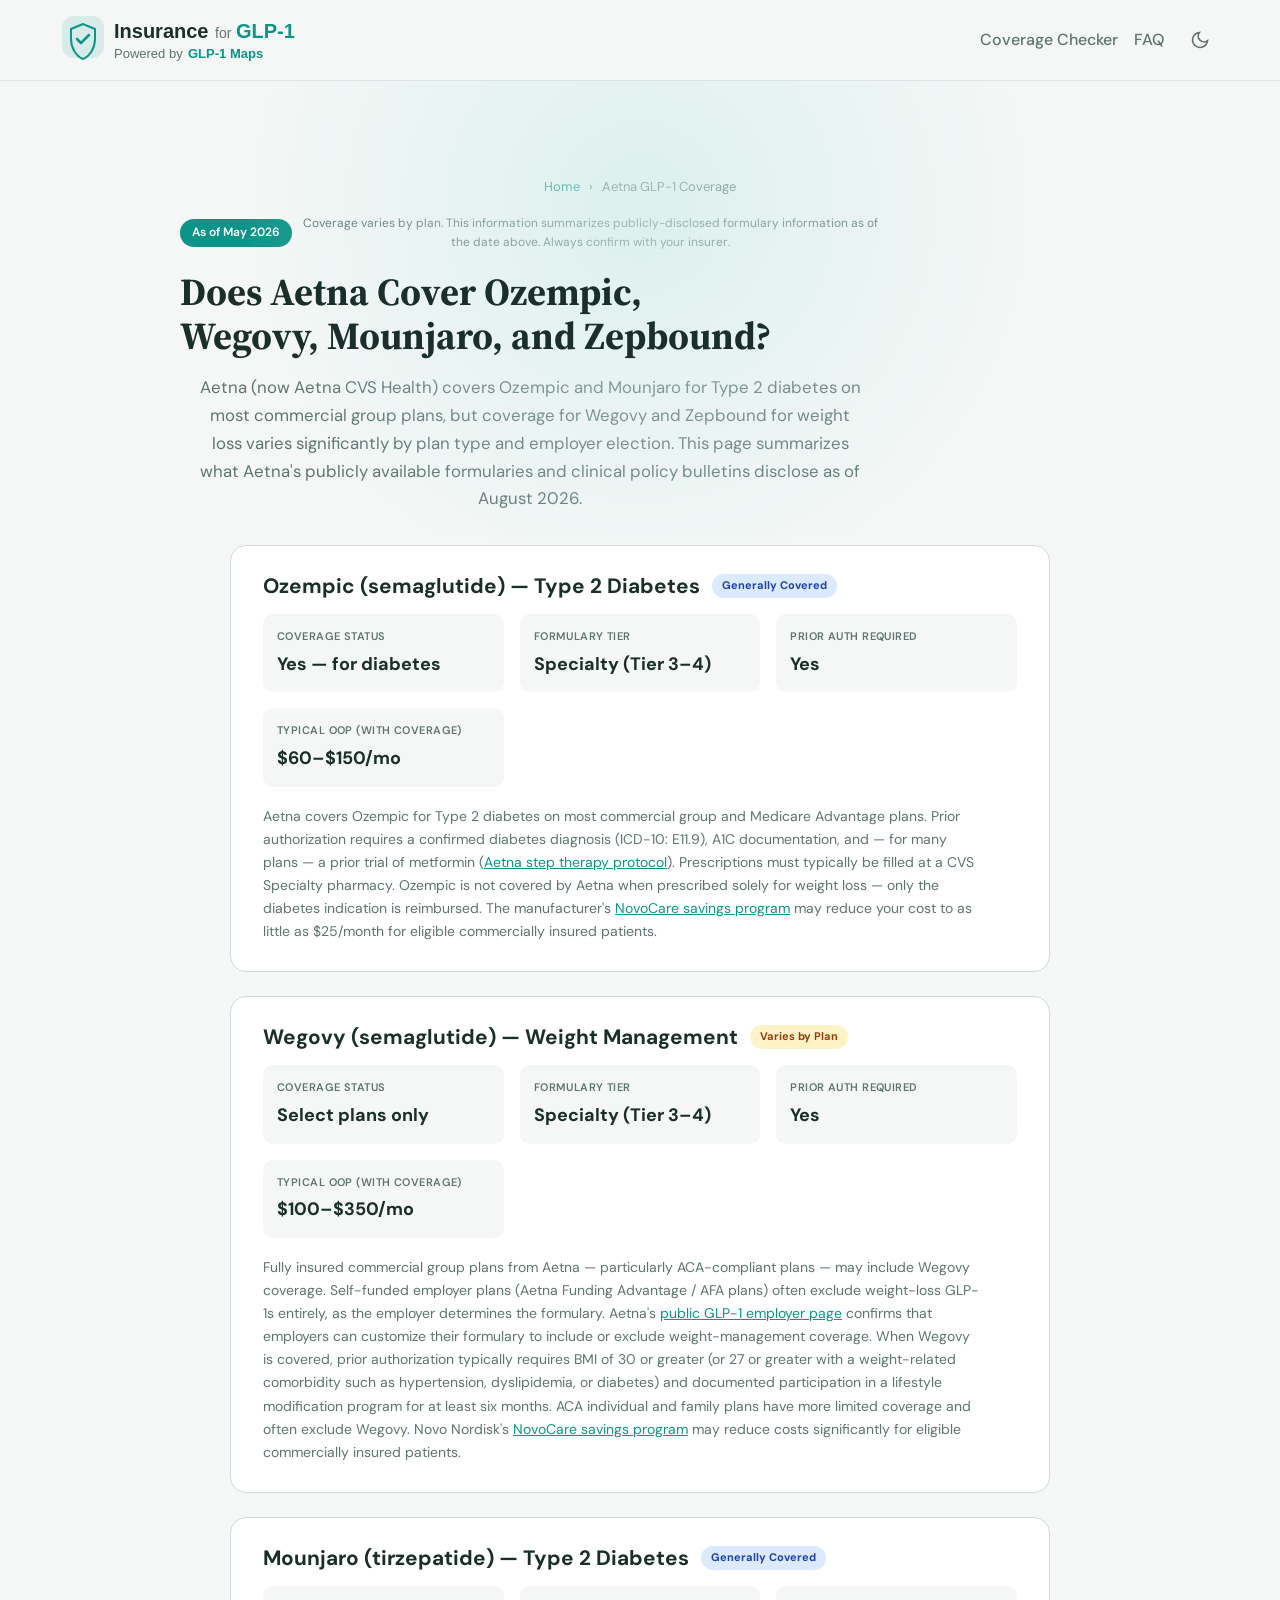
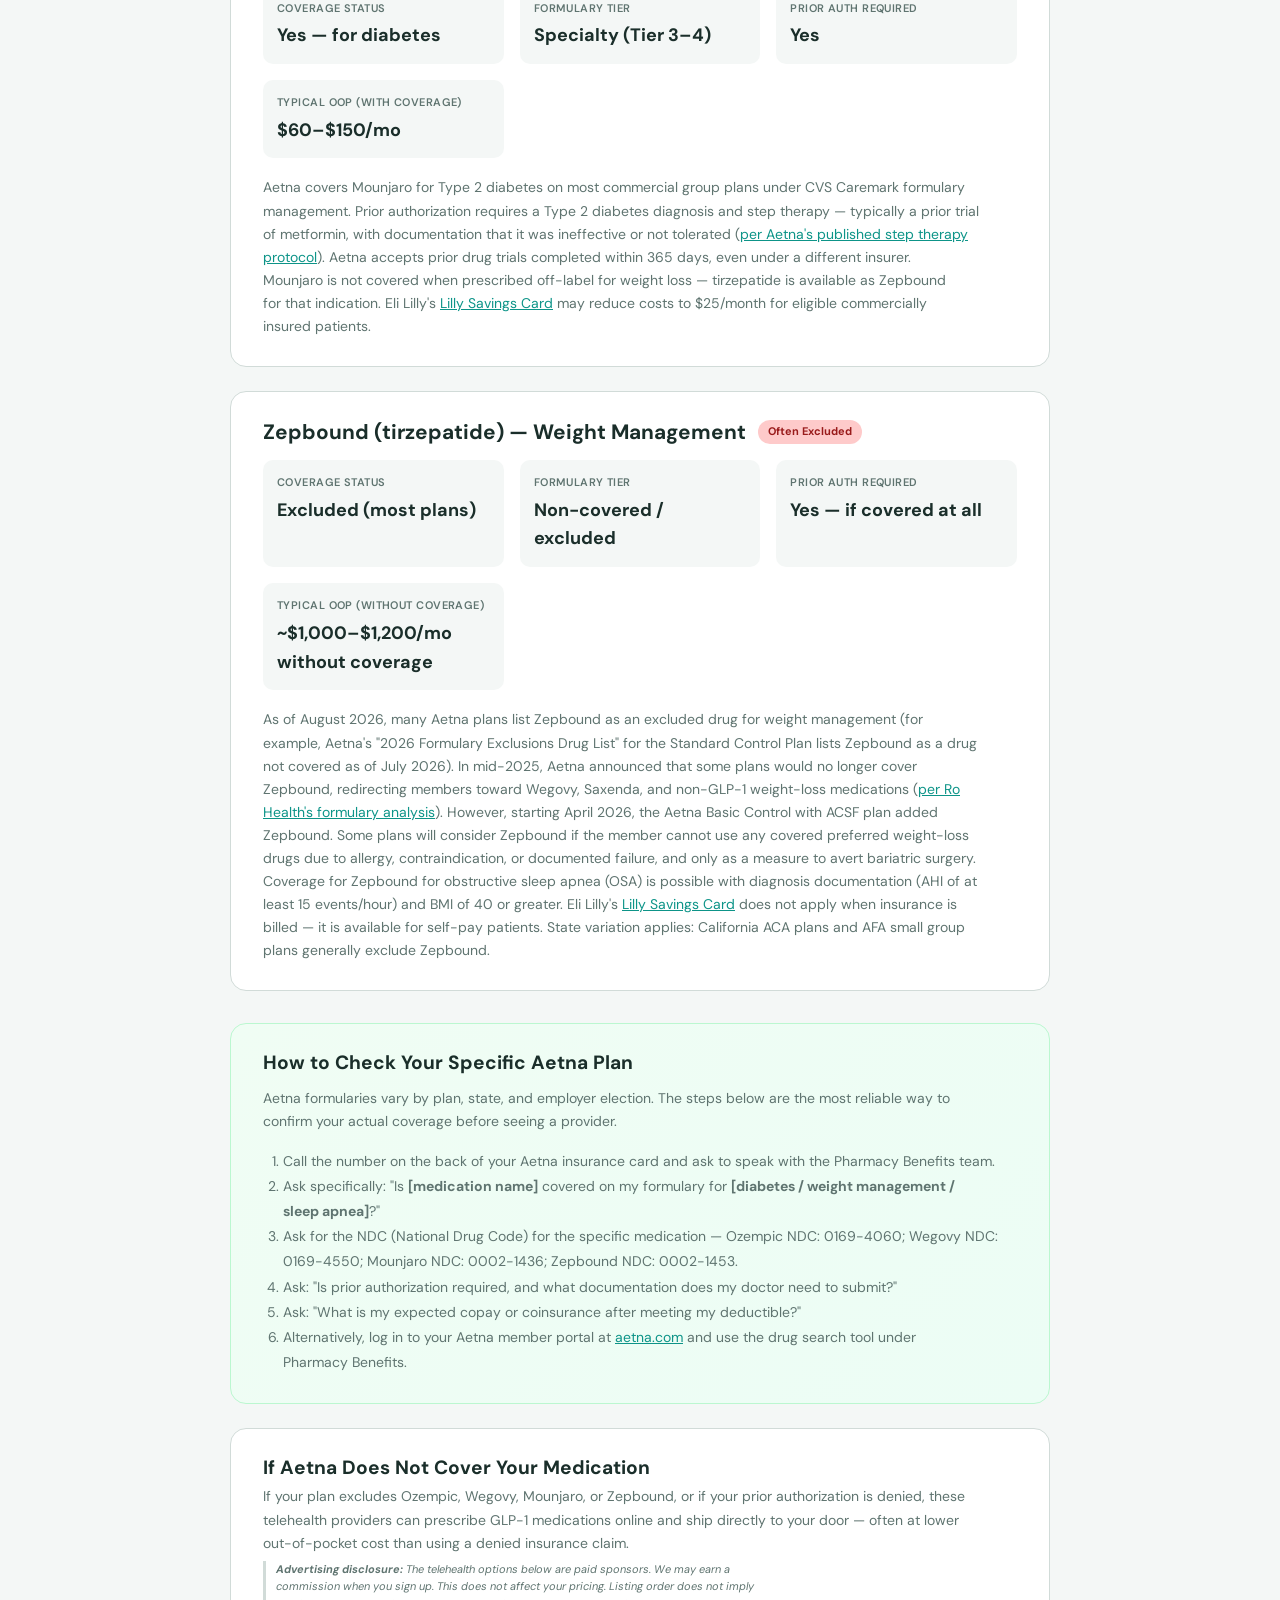
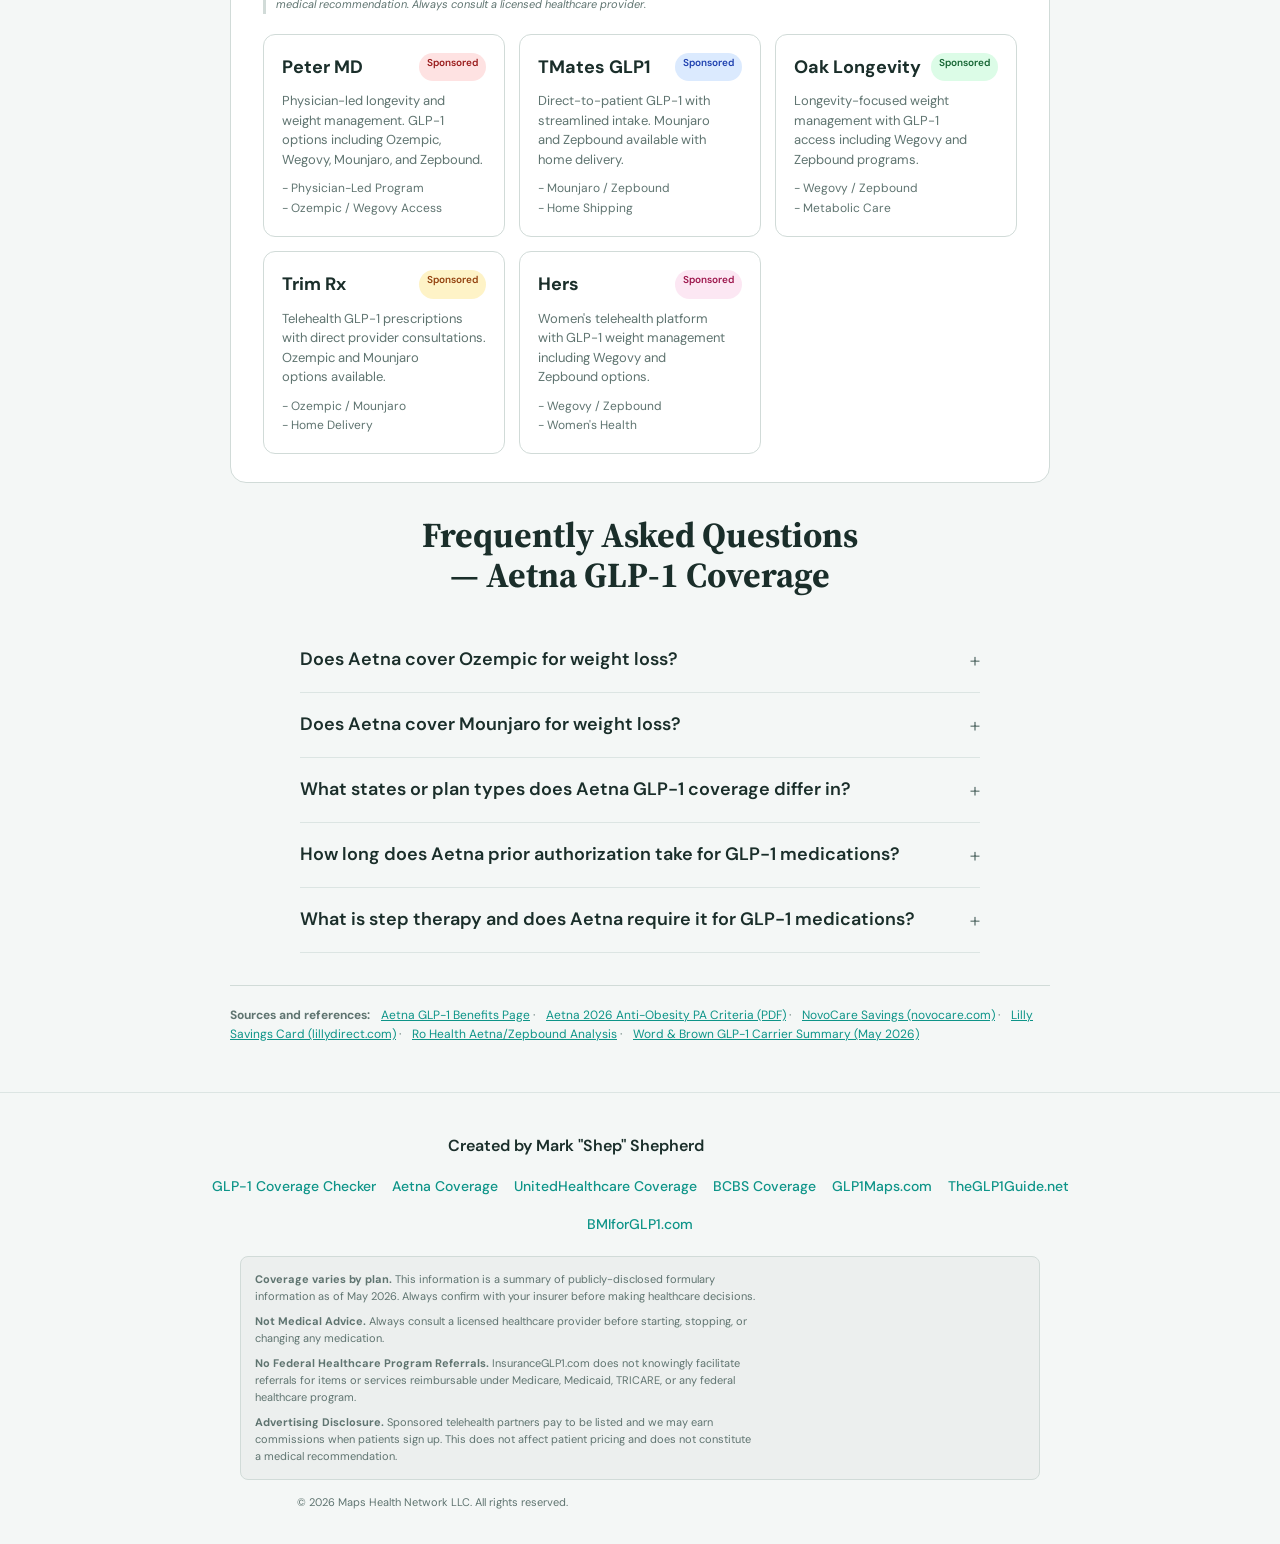
<file: aetna.html>
<!DOCTYPE html>
<html lang="en">
<head>
  <meta charset="UTF-8">
  <meta name="viewport" content="width=device-width, initial-scale=1.0">
  <!-- Google tag (gtag.js) -->
  <script async src="https://www.googletagmanager.com/gtag/js?id=G-XJ10VYEBLD"></script>
  <script>
    window.dataLayer = window.dataLayer || [];
    function gtag(){dataLayer.push(arguments);}
    gtag('js', new Date());
    gtag('config', 'G-XJ10VYEBLD');
  </script>
  <title>Does Aetna Cover Ozempic, Wegovy, Mounjaro, and Zepbound? | InsuranceGLP1</title>
  <meta name="description" content="As of August 2026: Does Aetna cover Ozempic, Wegovy, Mounjaro, or Zepbound? Learn about Aetna's prior authorization requirements, formulary tiers, and out-of-pocket costs for GLP-1 medications.">
  <meta name="keywords" content="does Aetna cover Ozempic, Aetna Wegovy coverage, Aetna Mounjaro formulary, Aetna Zepbound prior authorization, Aetna GLP-1 2026">
  <meta name="robots" content="index, follow, max-image-preview:large, max-snippet:-1">
  <meta name="author" content="Mark Shepherd">
  <meta name="theme-color" content="#0d9488">
  <link rel="canonical" href="https://www.insuranceglp1.com/aetna.html">

  <!-- Open Graph -->
  <meta property="og:type" content="article">
  <meta property="og:url" content="https://www.insuranceglp1.com/aetna.html">
  <meta property="og:site_name" content="InsuranceGLP1 — Powered by GLP-1 Maps">
  <meta property="og:title" content="Does Aetna Cover Ozempic, Wegovy, Mounjaro, and Zepbound?">
  <meta property="og:description" content="As of August 2026: Aetna formulary tiers, prior authorization requirements, and out-of-pocket costs for Ozempic, Wegovy, Mounjaro, and Zepbound.">
  <meta property="og:image" content="https://www.glp1maps.com/og-image.png">
  <meta property="og:image:width" content="1200">
  <meta property="og:image:height" content="630">
  <meta property="og:locale" content="en_US">

  <!-- Twitter Card -->
  <meta name="twitter:card" content="summary_large_image">
  <meta name="twitter:title" content="Does Aetna Cover Ozempic, Wegovy, Mounjaro, and Zepbound?">
  <meta name="twitter:description" content="Aetna GLP-1 coverage details as of August 2026. Prior auth requirements, tiers, and out-of-pocket costs explained.">
  <meta name="twitter:image" content="https://www.glp1maps.com/og-image.png">

  <!-- Favicon -->
  <link rel="icon" type="image/svg+xml" href="https://www.glp1maps.com/favicon.svg">

  <!-- Fonts -->
  <link rel="preconnect" href="https://fonts.googleapis.com">
  <link rel="preconnect" href="https://fonts.gstatic.com" crossorigin>
  <link href="https://fonts.googleapis.com/css2?family=DM+Sans:ital,opsz,wght@0,9..40,300..700;1,9..40,300..700&family=Source+Serif+4:opsz,wght@8..60,400;8..60,600;8..60,700&display=swap" rel="stylesheet">

  <link rel="stylesheet" href="./base.css">
  <link rel="stylesheet" href="./style.css">

  <!-- Schema.org: MedicalWebPage + FAQPage + BreadcrumbList -->
  <script type="application/ld+json">
  {
    "@context": "https://schema.org",
    "@type": ["MedicalWebPage"],
    "name": "Does Aetna Cover Ozempic, Wegovy, Mounjaro, and Zepbound?",
    "description": "As of August 2026: Aetna formulary tiers, prior authorization requirements, and out-of-pocket costs for Ozempic, Wegovy, Mounjaro, and Zepbound.",
    "url": "https://www.insuranceglp1.com/aetna.html",
    "inLanguage": "en-US",
    "dateModified": "2026-08-01",
    "isAccessibleForFree": true,
    "audience": { "@type": "MedicalAudience", "audienceType": "Patient" },
    "about": [
      { "@type": "MedicalEntity", "name": "Ozempic", "activeIngredient": "semaglutide" },
      { "@type": "MedicalEntity", "name": "Wegovy", "activeIngredient": "semaglutide" },
      { "@type": "MedicalEntity", "name": "Mounjaro", "activeIngredient": "tirzepatide" },
      { "@type": "MedicalEntity", "name": "Zepbound", "activeIngredient": "tirzepatide" }
    ],
    "publisher": {
      "@type": "Organization",
      "name": "Maps Health Network, LLC",
      "url": "https://www.glp1maps.com"
    }
  }
  </script>
  <script type="application/ld+json">
  {
    "@context": "https://schema.org",
    "@type": "FAQPage",
    "mainEntity": [
      {
        "@type": "Question",
        "name": "Does Aetna cover Ozempic?",
        "acceptedAnswer": {
          "@type": "Answer",
          "text": "Aetna generally covers Ozempic (semaglutide) for Type 2 diabetes on most commercial group plans. It is typically placed on the specialty tier (Tier 3 or 4) and requires prior authorization. Aetna does not cover Ozempic when prescribed solely for weight loss, as it is FDA-approved for diabetes only."
        }
      },
      {
        "@type": "Question",
        "name": "Does Aetna cover Wegovy for weight loss?",
        "acceptedAnswer": {
          "@type": "Answer",
          "text": "Some Aetna commercial group plans cover Wegovy (semaglutide) for weight loss, but many AFA (Aetna Funding Advantage) self-funded plans and ACA marketplace plans exclude it. When covered, prior authorization is required with documentation of BMI 30 or greater (or 27 or greater with a weight-related comorbidity) and participation in a lifestyle modification program for at least six months."
        }
      },
      {
        "@type": "Question",
        "name": "Does Aetna cover Mounjaro?",
        "acceptedAnswer": {
          "@type": "Answer",
          "text": "Aetna covers Mounjaro (tirzepatide) for Type 2 diabetes on many commercial plans, typically on the specialty tier with prior authorization and step therapy (usually requiring a prior trial of metformin). Mounjaro is not covered by Aetna when prescribed off-label for weight loss."
        }
      },
      {
        "@type": "Question",
        "name": "Does Aetna cover Zepbound?",
        "acceptedAnswer": {
          "@type": "Answer",
          "text": "As of 2026, many Aetna plans list Zepbound (tirzepatide) as a non-covered or excluded drug for weight loss. Some plans dropped Zepbound in mid-2025 in favor of Wegovy and Saxenda. However, select plans — including the Aetna Basic Control with ACSF plan — added Zepbound starting April 2026. Coverage for Zepbound for obstructive sleep apnea is also possible with specific documentation."
        }
      },
      {
        "@type": "Question",
        "name": "What does Aetna require for prior authorization of GLP-1 medications?",
        "acceptedAnswer": {
          "@type": "Answer",
          "text": "Aetna typically requires a confirmed diagnosis (Type 2 diabetes for Ozempic/Mounjaro; obesity for Wegovy/Zepbound), documentation of prior medication trials (step therapy), A1C values for diabetes indications, BMI documentation, and evidence of a structured lifestyle modification program for weight-loss indications. PA requests are submitted through Aetna's provider portal or by calling 1-800-414-2386."
        }
      }
    ]
  }
  </script>
  <script type="application/ld+json">
  {
    "@context": "https://schema.org",
    "@type": "BreadcrumbList",
    "itemListElement": [
      { "@type": "ListItem", "position": 1, "name": "Home", "item": "https://www.insuranceglp1.com/" },
      { "@type": "ListItem", "position": 2, "name": "Coverage by Carrier", "item": "https://www.insuranceglp1.com/#carriers" },
      { "@type": "ListItem", "position": 3, "name": "Aetna GLP-1 Coverage", "item": "https://www.insuranceglp1.com/aetna.html" }
    ]
  }
  </script>
<script type="application/ld+json">
{
  "@context": "https://schema.org",
  "@type": "Person",
  "@id": "https://shepsmethod.com/about.html#person",
  "name": "Mark Shepherd",
  "alternateName": "Shep Shepherd",
  "jobTitle": "Founder",
  "worksFor": {
    "@type": "Organization",
    "name": "Maps Health Network, LLC",
    "url": "https://www.glp1maps.com"
  },
  "description": "35 years in U.S. medical device sales, 26 of those at Medtronic. Two-time U.S. Representative of the Year at Medtronic. GLP-1 patient who lost 50 pounds in 9 months on Mounjaro. Founder of Maps Health Network, LLC. Creator of The S.H.E.P.S. Method.",
  "image": "https://shepsmethod.com/assets/shep-headshot.jpg",
  "email": "Mark@GLP1Receptionist.com",
  "url": "https://shepsmethod.com/about.html",
  "knowsAbout": ["GLP-1 medications", "Ozempic", "Wegovy", "Mounjaro", "Zepbound", "Weight management", "Medical device sales", "Patient concierge systems"],
  "sameAs": ["https://www.glp1maps.com", "https://glp1receptionist.com", "https://shepsmethod.com", "https://www.bmiforglp1.com", "https://www.insuranceglp1.com"]
}
</script>
</head>
<body>

  <!-- Header -->
  <header class="site-header">
    <div class="header-inner">
      <a href="https://www.insuranceglp1.com/" class="logo-link" aria-label="InsuranceGLP1 - Powered by GLP-1 Maps">
        <svg class="logo-svg" viewBox="0 0 290 56" aria-hidden="true" fill="none" xmlns="http://www.w3.org/2000/svg" style="width:290px;height:56px;cursor:pointer">
          <rect x="2" y="4" width="42" height="42" rx="12" fill="var(--color-primary)" opacity="0.12"/>
          <path d="M23 12L11 17v10c0 8.8 5 17 12 20 7-3 12-11.2 12-20V17L23 12z" fill="none" stroke="var(--color-primary)" stroke-width="2"/>
          <path d="M17 27l4 4 8-8" stroke="var(--color-primary)" stroke-width="2.5" stroke-linecap="round" stroke-linejoin="round"/>
          <text x="54" y="26" font-family="-apple-system, BlinkMacSystemFont, sans-serif" font-weight="800" font-size="20" fill="var(--color-text)">Insurance</text>
          <text x="155" y="26" font-family="-apple-system, BlinkMacSystemFont, sans-serif" font-weight="400" font-size="14" fill="var(--color-text-muted)">for</text>
          <text x="176" y="26" font-family="-apple-system, BlinkMacSystemFont, sans-serif" font-weight="800" font-size="20" fill="var(--color-primary)">GLP-1</text>
          <text x="54" y="46" font-family="-apple-system, BlinkMacSystemFont, sans-serif" font-weight="400" font-size="13" fill="var(--color-text-muted)">Powered by</text>
          <text x="128" y="46" font-family="-apple-system, BlinkMacSystemFont, sans-serif" font-weight="700" font-size="13" fill="var(--color-primary)">GLP-1 Maps</text>
        </svg>
      </a>
      <div class="header-actions">
        <a href="https://www.insuranceglp1.com/" class="nav-link">Coverage Checker</a>
        <a href="#faq" class="nav-link">FAQ</a>
        <button data-theme-toggle aria-label="Switch to dark mode">
          <svg width="20" height="20" viewBox="0 0 24 24" fill="none" stroke="currentColor" stroke-width="2"><path d="M21 12.79A9 9 0 1 1 11.21 3 7 7 0 0 0 21 12.79z"/></svg>
        </button>
      </div>
    </div>
  </header>

  <main>
    <!-- Hero / Intro -->
    <section class="hero" style="padding-bottom:24px">
      <div class="container">
        <!-- Breadcrumb -->
        <nav aria-label="Breadcrumb" style="font-size:13px;color:var(--color-text-muted);margin-bottom:16px">
          <a href="https://www.insuranceglp1.com/" style="color:var(--color-primary);text-decoration:none">Home</a>
          <span style="margin:0 6px">›</span>
          <span>Aetna GLP-1 Coverage</span>
        </nav>

        <!-- Last Updated + Disclaimer -->
        <div style="display:flex;align-items:center;gap:10px;margin-bottom:18px;flex-wrap:wrap">
          <span style="display:inline-flex;align-items:center;gap:5px;font-size:12px;font-weight:600;background:var(--color-primary);color:white;padding:4px 12px;border-radius:99px">As of May 2026</span>
          <p style="font-size:12px;color:var(--color-text-muted);margin:0">Coverage varies by plan. This information summarizes publicly-disclosed formulary information as of the date above. Always confirm with your insurer.</p>
        </div>

        <h1 class="hero-headline" style="font-size:clamp(1.6rem,4vw,2.4rem);text-align:left;max-width:820px">Does Aetna Cover Ozempic, Wegovy, Mounjaro, and Zepbound?</h1>
        <p style="font-size:1.05rem;color:var(--color-text-muted);max-width:700px;margin-top:12px;line-height:1.65">Aetna (now Aetna CVS Health) covers Ozempic and Mounjaro for Type 2 diabetes on most commercial group plans, but coverage for Wegovy and Zepbound for weight loss varies significantly by plan type and employer election. This page summarizes what Aetna's publicly available formularies and clinical policy bulletins disclose as of August 2026.</p>
      </div>
    </section>

    <!-- Coverage Sections -->
    <section style="padding:8px 0 48px">
      <div class="container" style="max-width:860px">

        <!-- Ozempic -->
        <div style="border:1px solid var(--color-border);border-radius:16px;padding:28px 32px;margin-bottom:24px;background:var(--color-surface)">
          <div style="display:flex;align-items:center;gap:12px;margin-bottom:16px;flex-wrap:wrap">
            <h2 style="font-size:1.3rem;font-weight:700;margin:0">Ozempic (semaglutide) — Type 2 Diabetes</h2>
            <span style="font-size:11px;font-weight:700;background:#dbeafe;color:#1e40af;padding:3px 10px;border-radius:99px">Generally Covered</span>
          </div>
          <div style="display:grid;grid-template-columns:repeat(auto-fit,minmax(180px,1fr));gap:16px;margin-bottom:18px">
            <div style="background:var(--color-bg);border-radius:10px;padding:14px">
              <div style="font-size:11px;font-weight:600;color:var(--color-text-muted);margin-bottom:4px;text-transform:uppercase;letter-spacing:.04em">Coverage Status</div>
              <div style="font-weight:700;color:var(--color-text)">Yes — for diabetes</div>
            </div>
            <div style="background:var(--color-bg);border-radius:10px;padding:14px">
              <div style="font-size:11px;font-weight:600;color:var(--color-text-muted);margin-bottom:4px;text-transform:uppercase;letter-spacing:.04em">Formulary Tier</div>
              <div style="font-weight:700;color:var(--color-text)">Specialty (Tier 3–4)</div>
            </div>
            <div style="background:var(--color-bg);border-radius:10px;padding:14px">
              <div style="font-size:11px;font-weight:600;color:var(--color-text-muted);margin-bottom:4px;text-transform:uppercase;letter-spacing:.04em">Prior Auth Required</div>
              <div style="font-weight:700;color:var(--color-text)">Yes</div>
            </div>
            <div style="background:var(--color-bg);border-radius:10px;padding:14px">
              <div style="font-size:11px;font-weight:600;color:var(--color-text-muted);margin-bottom:4px;text-transform:uppercase;letter-spacing:.04em">Typical OOP (with coverage)</div>
              <div style="font-weight:700;color:var(--color-text)">$60–$150/mo</div>
            </div>
          </div>
          <p style="font-size:14px;color:var(--color-text-muted);line-height:1.65;margin:0">Aetna covers Ozempic for Type 2 diabetes on most commercial group and Medicare Advantage plans. Prior authorization requires a confirmed diabetes diagnosis (ICD-10: E11.9), A1C documentation, and — for many plans — a prior trial of metformin (<a href="https://www.counterforcehealth.org/post/how-to-get-ozempic-and-mounjaro-covered-by-aetna-cvs-health-in-florida-complete-prior-authorization-and-appeals-guide/" target="_blank" rel="noopener noreferrer" style="color:var(--color-primary)">Aetna step therapy protocol</a>). Prescriptions must typically be filled at a CVS Specialty pharmacy. Ozempic is not covered by Aetna when prescribed solely for weight loss — only the diabetes indication is reimbursed. The manufacturer's <a href="https://www.novocare.com/eligibility/psp.html" target="_blank" rel="noopener noreferrer" style="color:var(--color-primary)">NovoCare savings program</a> may reduce your cost to as little as $25/month for eligible commercially insured patients.</p>
        </div>

        <!-- Wegovy -->
        <div style="border:1px solid var(--color-border);border-radius:16px;padding:28px 32px;margin-bottom:24px;background:var(--color-surface)">
          <div style="display:flex;align-items:center;gap:12px;margin-bottom:16px;flex-wrap:wrap">
            <h2 style="font-size:1.3rem;font-weight:700;margin:0">Wegovy (semaglutide) — Weight Management</h2>
            <span style="font-size:11px;font-weight:700;background:#fef3c7;color:#92400e;padding:3px 10px;border-radius:99px">Varies by Plan</span>
          </div>
          <div style="display:grid;grid-template-columns:repeat(auto-fit,minmax(180px,1fr));gap:16px;margin-bottom:18px">
            <div style="background:var(--color-bg);border-radius:10px;padding:14px">
              <div style="font-size:11px;font-weight:600;color:var(--color-text-muted);margin-bottom:4px;text-transform:uppercase;letter-spacing:.04em">Coverage Status</div>
              <div style="font-weight:700;color:var(--color-text)">Select plans only</div>
            </div>
            <div style="background:var(--color-bg);border-radius:10px;padding:14px">
              <div style="font-size:11px;font-weight:600;color:var(--color-text-muted);margin-bottom:4px;text-transform:uppercase;letter-spacing:.04em">Formulary Tier</div>
              <div style="font-weight:700;color:var(--color-text)">Specialty (Tier 3–4)</div>
            </div>
            <div style="background:var(--color-bg);border-radius:10px;padding:14px">
              <div style="font-size:11px;font-weight:600;color:var(--color-text-muted);margin-bottom:4px;text-transform:uppercase;letter-spacing:.04em">Prior Auth Required</div>
              <div style="font-weight:700;color:var(--color-text)">Yes</div>
            </div>
            <div style="background:var(--color-bg);border-radius:10px;padding:14px">
              <div style="font-size:11px;font-weight:600;color:var(--color-text-muted);margin-bottom:4px;text-transform:uppercase;letter-spacing:.04em">Typical OOP (with coverage)</div>
              <div style="font-weight:700;color:var(--color-text)">$100–$350/mo</div>
            </div>
          </div>
          <p style="font-size:14px;color:var(--color-text-muted);line-height:1.65;margin:0">Fully insured commercial group plans from Aetna — particularly ACA-compliant plans — may include Wegovy coverage. Self-funded employer plans (Aetna Funding Advantage / AFA plans) often exclude weight-loss GLP-1s entirely, as the employer determines the formulary. Aetna's <a href="https://www.aetna.com/employers-organizations/glp1-benefits-coverage.html" target="_blank" rel="noopener noreferrer" style="color:var(--color-primary)">public GLP-1 employer page</a> confirms that employers can customize their formulary to include or exclude weight-management coverage. When Wegovy is covered, prior authorization typically requires BMI of 30 or greater (or 27 or greater with a weight-related comorbidity such as hypertension, dyslipidemia, or diabetes) and documented participation in a lifestyle modification program for at least six months. ACA individual and family plans have more limited coverage and often exclude Wegovy. Novo Nordisk's <a href="https://www.novocare.com/eligibility/psp.html" target="_blank" rel="noopener noreferrer" style="color:var(--color-primary)">NovoCare savings program</a> may reduce costs significantly for eligible commercially insured patients.</p>
        </div>

        <!-- Mounjaro -->
        <div style="border:1px solid var(--color-border);border-radius:16px;padding:28px 32px;margin-bottom:24px;background:var(--color-surface)">
          <div style="display:flex;align-items:center;gap:12px;margin-bottom:16px;flex-wrap:wrap">
            <h2 style="font-size:1.3rem;font-weight:700;margin:0">Mounjaro (tirzepatide) — Type 2 Diabetes</h2>
            <span style="font-size:11px;font-weight:700;background:#dbeafe;color:#1e40af;padding:3px 10px;border-radius:99px">Generally Covered</span>
          </div>
          <div style="display:grid;grid-template-columns:repeat(auto-fit,minmax(180px,1fr));gap:16px;margin-bottom:18px">
            <div style="background:var(--color-bg);border-radius:10px;padding:14px">
              <div style="font-size:11px;font-weight:600;color:var(--color-text-muted);margin-bottom:4px;text-transform:uppercase;letter-spacing:.04em">Coverage Status</div>
              <div style="font-weight:700;color:var(--color-text)">Yes — for diabetes</div>
            </div>
            <div style="background:var(--color-bg);border-radius:10px;padding:14px">
              <div style="font-size:11px;font-weight:600;color:var(--color-text-muted);margin-bottom:4px;text-transform:uppercase;letter-spacing:.04em">Formulary Tier</div>
              <div style="font-weight:700;color:var(--color-text)">Specialty (Tier 3–4)</div>
            </div>
            <div style="background:var(--color-bg);border-radius:10px;padding:14px">
              <div style="font-size:11px;font-weight:600;color:var(--color-text-muted);margin-bottom:4px;text-transform:uppercase;letter-spacing:.04em">Prior Auth Required</div>
              <div style="font-weight:700;color:var(--color-text)">Yes</div>
            </div>
            <div style="background:var(--color-bg);border-radius:10px;padding:14px">
              <div style="font-size:11px;font-weight:600;color:var(--color-text-muted);margin-bottom:4px;text-transform:uppercase;letter-spacing:.04em">Typical OOP (with coverage)</div>
              <div style="font-weight:700;color:var(--color-text)">$60–$150/mo</div>
            </div>
          </div>
          <p style="font-size:14px;color:var(--color-text-muted);line-height:1.65;margin:0">Aetna covers Mounjaro for Type 2 diabetes on most commercial group plans under CVS Caremark formulary management. Prior authorization requires a Type 2 diabetes diagnosis and step therapy — typically a prior trial of metformin, with documentation that it was ineffective or not tolerated (<a href="https://www.counterforcehealth.org/post/how-to-get-ozempic-and-mounjaro-covered-by-aetna-cvs-health-in-florida-complete-prior-authorization-and-appeals-guide/" target="_blank" rel="noopener noreferrer" style="color:var(--color-primary)">per Aetna's published step therapy protocol</a>). Aetna accepts prior drug trials completed within 365 days, even under a different insurer. Mounjaro is not covered when prescribed off-label for weight loss — tirzepatide is available as Zepbound for that indication. Eli Lilly's <a href="https://www.lillydirect.com" target="_blank" rel="noopener noreferrer" style="color:var(--color-primary)">Lilly Savings Card</a> may reduce costs to $25/month for eligible commercially insured patients.</p>
        </div>

        <!-- Zepbound -->
        <div style="border:1px solid var(--color-border);border-radius:16px;padding:28px 32px;margin-bottom:32px;background:var(--color-surface)">
          <div style="display:flex;align-items:center;gap:12px;margin-bottom:16px;flex-wrap:wrap">
            <h2 style="font-size:1.3rem;font-weight:700;margin:0">Zepbound (tirzepatide) — Weight Management</h2>
            <span style="font-size:11px;font-weight:700;background:#fecaca;color:#991b1b;padding:3px 10px;border-radius:99px">Often Excluded</span>
          </div>
          <div style="display:grid;grid-template-columns:repeat(auto-fit,minmax(180px,1fr));gap:16px;margin-bottom:18px">
            <div style="background:var(--color-bg);border-radius:10px;padding:14px">
              <div style="font-size:11px;font-weight:600;color:var(--color-text-muted);margin-bottom:4px;text-transform:uppercase;letter-spacing:.04em">Coverage Status</div>
              <div style="font-weight:700;color:var(--color-text)">Excluded (most plans)</div>
            </div>
            <div style="background:var(--color-bg);border-radius:10px;padding:14px">
              <div style="font-size:11px;font-weight:600;color:var(--color-text-muted);margin-bottom:4px;text-transform:uppercase;letter-spacing:.04em">Formulary Tier</div>
              <div style="font-weight:700;color:var(--color-text)">Non-covered / excluded</div>
            </div>
            <div style="background:var(--color-bg);border-radius:10px;padding:14px">
              <div style="font-size:11px;font-weight:600;color:var(--color-text-muted);margin-bottom:4px;text-transform:uppercase;letter-spacing:.04em">Prior Auth Required</div>
              <div style="font-weight:700;color:var(--color-text)">Yes — if covered at all</div>
            </div>
            <div style="background:var(--color-bg);border-radius:10px;padding:14px">
              <div style="font-size:11px;font-weight:600;color:var(--color-text-muted);margin-bottom:4px;text-transform:uppercase;letter-spacing:.04em">Typical OOP (without coverage)</div>
              <div style="font-weight:700;color:var(--color-text)">~$1,000–$1,200/mo without coverage</div>
            </div>
          </div>
          <p style="font-size:14px;color:var(--color-text-muted);line-height:1.65;margin:0">As of August 2026, many Aetna plans list Zepbound as an excluded drug for weight management (for example, Aetna's "2026 Formulary Exclusions Drug List" for the Standard Control Plan lists Zepbound as a drug not covered as of July 2026). In mid-2025, Aetna announced that some plans would no longer cover Zepbound, redirecting members toward Wegovy, Saxenda, and non-GLP-1 weight-loss medications (<a href="https://ro.co/weight-loss/does-aetna-cover-zepbound/" target="_blank" rel="noopener noreferrer" style="color:var(--color-primary)">per Ro Health's formulary analysis</a>). However, starting April 2026, the Aetna Basic Control with ACSF plan added Zepbound. Some plans will consider Zepbound if the member cannot use any covered preferred weight-loss drugs due to allergy, contraindication, or documented failure, and only as a measure to avert bariatric surgery. Coverage for Zepbound for obstructive sleep apnea (OSA) is possible with diagnosis documentation (AHI of at least 15 events/hour) and BMI of 40 or greater. Eli Lilly's <a href="https://www.lillydirect.com" target="_blank" rel="noopener noreferrer" style="color:var(--color-primary)">Lilly Savings Card</a> does not apply when insurance is billed — it is available for self-pay patients. State variation applies: California ACA plans and AFA small group plans generally exclude Zepbound.</p>
        </div>

        <!-- How to Check -->
        <div style="background:linear-gradient(135deg,#f0fdf4,#ecfdf5);border:1px solid #bbf7d0;border-radius:16px;padding:28px 32px;margin-bottom:24px">
          <h2 style="font-size:1.2rem;font-weight:700;margin-bottom:12px;color:var(--color-text)">How to Check Your Specific Aetna Plan</h2>
          <p style="font-size:14px;color:var(--color-text-muted);margin-bottom:16px;line-height:1.65">Aetna formularies vary by plan, state, and employer election. The steps below are the most reliable way to confirm your actual coverage before seeing a provider.</p>
          <ol style="font-size:14px;color:var(--color-text-muted);line-height:1.8;padding-left:20px;margin:0">
            <li>Call the number on the back of your Aetna insurance card and ask to speak with the Pharmacy Benefits team.</li>
            <li>Ask specifically: "Is <strong>[medication name]</strong> covered on my formulary for <strong>[diabetes / weight management / sleep apnea]</strong>?"</li>
            <li>Ask for the NDC (National Drug Code) for the specific medication — Ozempic NDC: 0169-4060; Wegovy NDC: 0169-4550; Mounjaro NDC: 0002-1436; Zepbound NDC: 0002-1453.</li>
            <li>Ask: "Is prior authorization required, and what documentation does my doctor need to submit?"</li>
            <li>Ask: "What is my expected copay or coinsurance after meeting my deductible?"</li>
            <li>Alternatively, log in to your Aetna member portal at <a href="https://www.aetna.com" target="_blank" rel="noopener noreferrer" style="color:var(--color-primary)">aetna.com</a> and use the drug search tool under Pharmacy Benefits.</li>
          </ol>
        </div>

        <!-- Affiliate Cards -->
        <div style="border:1px solid var(--color-border);border-radius:16px;padding:28px 32px;margin-bottom:32px;background:var(--color-surface)">
          <h2 style="font-size:1.2rem;font-weight:700;margin-bottom:6px;color:var(--color-text)">If Aetna Does Not Cover Your Medication</h2>
          <p style="font-size:14px;color:var(--color-text-muted);margin-bottom:6px;line-height:1.65">If your plan excludes Ozempic, Wegovy, Mounjaro, or Zepbound, or if your prior authorization is denied, these telehealth providers can prescribe GLP-1 medications online and ship directly to your door — often at lower out-of-pocket cost than using a denied insurance claim.</p>
          <p style="font-size:11px;color:var(--color-text-muted);margin-bottom:20px;font-style:italic;border-left:3px solid var(--color-border);padding-left:10px"><strong>Advertising disclosure:</strong> The telehealth options below are paid sponsors. We may earn a commission when you sign up. This does not affect your pricing. Listing order does not imply medical recommendation. Always consult a licensed healthcare provider.</p>
          <div style="display:grid;grid-template-columns:repeat(auto-fit,minmax(230px,1fr));gap:14px">
            <a href="https://track.revoffers.com/aff_c?offer_id=1344&aff_id=12198" target="_blank" rel="noopener noreferrer sponsored" style="display:block;padding:18px;border:1px solid var(--color-border);border-radius:12px;text-decoration:none;transition:box-shadow 0.2s" onmouseover="this.style.boxShadow='0 4px 12px rgba(0,0,0,0.1)'" onmouseout="this.style.boxShadow='none'">
              <div style="display:flex;justify-content:space-between;margin-bottom:10px"><strong style="color:var(--color-text)">Peter MD</strong><span style="font-size:10px;background:#fee2e2;color:#991b1b;padding:2px 8px;border-radius:99px;font-weight:600">Sponsored</span></div>
              <p style="font-size:13px;color:var(--color-text-muted);margin:0 0 10px 0;line-height:1.5">Physician-led longevity and weight management. GLP-1 options including Ozempic, Wegovy, Mounjaro, and Zepbound.</p>
              <div style="font-size:12px;color:var(--color-text-muted)">- Physician-Led Program</div>
              <div style="font-size:12px;color:var(--color-text-muted)">- Ozempic / Wegovy Access</div>
            </a>
            <a href="https://track.revoffers.com/aff_c?offer_id=1471&aff_id=12198" target="_blank" rel="noopener noreferrer sponsored" style="display:block;padding:18px;border:1px solid var(--color-border);border-radius:12px;text-decoration:none;transition:box-shadow 0.2s" onmouseover="this.style.boxShadow='0 4px 12px rgba(0,0,0,0.1)'" onmouseout="this.style.boxShadow='none'">
              <div style="display:flex;justify-content:space-between;margin-bottom:10px"><strong style="color:var(--color-text)">TMates GLP1</strong><span style="font-size:10px;background:#dbeafe;color:#1e40af;padding:2px 8px;border-radius:99px;font-weight:600">Sponsored</span></div>
              <p style="font-size:13px;color:var(--color-text-muted);margin:0 0 10px 0;line-height:1.5">Direct-to-patient GLP-1 with streamlined intake. Mounjaro and Zepbound available with home delivery.</p>
              <div style="font-size:12px;color:var(--color-text-muted)">- Mounjaro / Zepbound</div>
              <div style="font-size:12px;color:var(--color-text-muted)">- Home Shipping</div>
            </a>
            <a href="https://track.revoffers.com/aff_c?offer_id=1581&aff_id=12198" target="_blank" rel="noopener noreferrer sponsored" style="display:block;padding:18px;border:1px solid var(--color-border);border-radius:12px;text-decoration:none;transition:box-shadow 0.2s" onmouseover="this.style.boxShadow='0 4px 12px rgba(0,0,0,0.1)'" onmouseout="this.style.boxShadow='none'">
              <div style="display:flex;justify-content:space-between;margin-bottom:10px"><strong style="color:var(--color-text)">Oak Longevity</strong><span style="font-size:10px;background:#dcfce7;color:#166534;padding:2px 8px;border-radius:99px;font-weight:600">Sponsored</span></div>
              <p style="font-size:13px;color:var(--color-text-muted);margin:0 0 10px 0;line-height:1.5">Longevity-focused weight management with GLP-1 access including Wegovy and Zepbound programs.</p>
              <div style="font-size:12px;color:var(--color-text-muted)">- Wegovy / Zepbound</div>
              <div style="font-size:12px;color:var(--color-text-muted)">- Metabolic Care</div>
            </a>
            <a href="https://track.revoffers.com/aff_c?offer_id=1515&aff_id=12198" target="_blank" rel="noopener noreferrer sponsored" style="display:block;padding:18px;border:1px solid var(--color-border);border-radius:12px;text-decoration:none;transition:box-shadow 0.2s" onmouseover="this.style.boxShadow='0 4px 12px rgba(0,0,0,0.1)'" onmouseout="this.style.boxShadow='none'">
              <div style="display:flex;justify-content:space-between;margin-bottom:10px"><strong style="color:var(--color-text)">Trim Rx</strong><span style="font-size:10px;background:#fef3c7;color:#92400e;padding:2px 8px;border-radius:99px;font-weight:600">Sponsored</span></div>
              <p style="font-size:13px;color:var(--color-text-muted);margin:0 0 10px 0;line-height:1.5">Telehealth GLP-1 prescriptions with direct provider consultations. Ozempic and Mounjaro options available.</p>
              <div style="font-size:12px;color:var(--color-text-muted)">- Ozempic / Mounjaro</div>
              <div style="font-size:12px;color:var(--color-text-muted)">- Home Delivery</div>
            </a>
            <a href="https://track.revoffers.com/aff_c?offer_id=1091&aff_id=12198" target="_blank" rel="noopener noreferrer sponsored" style="display:block;padding:18px;border:1px solid var(--color-border);border-radius:12px;text-decoration:none;transition:box-shadow 0.2s" onmouseover="this.style.boxShadow='0 4px 12px rgba(0,0,0,0.1)'" onmouseout="this.style.boxShadow='none'">
              <div style="display:flex;justify-content:space-between;margin-bottom:10px"><strong style="color:var(--color-text)">Hers</strong><span style="font-size:10px;background:#fce7f3;color:#9d174d;padding:2px 8px;border-radius:99px;font-weight:600">Sponsored</span></div>
              <p style="font-size:13px;color:var(--color-text-muted);margin:0 0 10px 0;line-height:1.5">Women's telehealth platform with GLP-1 weight management including Wegovy and Zepbound options.</p>
              <div style="font-size:12px;color:var(--color-text-muted)">- Wegovy / Zepbound</div>
              <div style="font-size:12px;color:var(--color-text-muted)">- Women's Health</div>
            </a>
          </div>
        </div>

        <!-- FAQ -->
        <section class="faq-section" id="faq" style="padding:0;margin-bottom:0">
          <h2 class="section-title">Frequently Asked Questions — Aetna GLP-1 Coverage</h2>
          <div class="faq-list">
            <details class="faq-item">
              <summary class="faq-question">Does Aetna cover Ozempic for weight loss?</summary>
              <div class="faq-answer">
                <p>No. Aetna does not cover Ozempic when prescribed for weight loss. Ozempic is FDA-approved only for Type 2 diabetes management and cardiovascular risk reduction. When prescribed for weight loss, insurance coverage — including Aetna's — is denied because it is considered an off-label use. For semaglutide prescribed for weight loss, the relevant product is Wegovy, which is FDA-approved for chronic weight management. Check your specific Aetna plan for Wegovy coverage, as it varies by employer and plan type.</p>
              </div>
            </details>
            <details class="faq-item">
              <summary class="faq-question">Does Aetna cover Mounjaro for weight loss?</summary>
              <div class="faq-answer">
                <p>No. Aetna does not cover Mounjaro when prescribed off-label for weight loss. Mounjaro is FDA-approved for Type 2 diabetes only. For tirzepatide prescribed for weight loss, the FDA-approved product is Zepbound — and as of 2026, most Aetna plans exclude Zepbound for weight loss. If you have Type 2 diabetes, your doctor may be able to document a diabetes indication to obtain Mounjaro coverage, which also provides meaningful weight loss benefits.</p>
              </div>
            </details>
            <details class="faq-item">
              <summary class="faq-question">What states or plan types does Aetna GLP-1 coverage differ in?</summary>
              <div class="faq-answer">
                <p>Aetna's GLP-1 coverage varies significantly by plan type. ACA-compliant fully insured commercial group plans are more likely to cover weight-loss GLP-1s like Wegovy than self-funded (AFA) employer plans. California ACA plans have their own formulary rules; as of 2025, California Anthem BCBS reclassified all GLP-1 drugs to Tier 4 specialty status. AFA small group plans in California explicitly exclude weight-loss coverage. Medicare plans do not cover weight-loss GLP-1s (except Wegovy for cardiovascular risk reduction). State mandates may require coverage of obesity medications in some states, which can override standard exclusions.</p>
              </div>
            </details>
            <details class="faq-item">
              <summary class="faq-question">How long does Aetna prior authorization take for GLP-1 medications?</summary>
              <div class="faq-answer">
                <p>Standard prior authorization requests are typically processed within 30–45 days. Expedited requests — available when a delay would seriously jeopardize the patient's health — are reviewed within 72 hours. Electronic PA submissions through the Aetna provider portal are generally faster than fax. If denied, you have 180 days to file an internal appeal, and may seek external review through your state's insurance department if the internal appeal is also denied.</p>
              </div>
            </details>
            <details class="faq-item">
              <summary class="faq-question">What is step therapy and does Aetna require it for GLP-1 medications?</summary>
              <div class="faq-answer">
                <p>Step therapy (also called "fail first") requires you to try and fail on less expensive medications before your insurer will cover a more expensive GLP-1. For Ozempic and Mounjaro prescribed for diabetes, Aetna typically requires a prior trial of metformin. For weight-loss GLP-1s like Wegovy, Aetna requires documented participation in a lifestyle modification program for at least six months. Aetna does accept prior drug trials completed within 365 days even under a different insurer, which can expedite approval.</p>
              </div>
            </details>
          </div>
        </section>

        <!-- Sources -->
        <div style="font-size:12px;color:var(--color-text-muted);margin-top:32px;padding-top:20px;border-top:1px solid var(--color-border)">
          <strong>Sources and references:</strong>
          <a href="https://www.aetna.com/employers-organizations/glp1-benefits-coverage.html" target="_blank" rel="noopener noreferrer" style="color:var(--color-primary);margin-left:8px">Aetna GLP-1 Benefits Page</a> ·
          <a href="https://www.aetna.com/content/dam/aetna/medicaid/pdfs/formulary-updates/2026/Anti_Obesity_Agents_MI_HIDE_2026_updated_criteria122025_WF_approved_remediated.pdf" target="_blank" rel="noopener noreferrer" style="color:var(--color-primary);margin-left:8px">Aetna 2026 Anti-Obesity PA Criteria (PDF)</a> ·
          <a href="https://www.novocare.com/eligibility/psp.html" target="_blank" rel="noopener noreferrer" style="color:var(--color-primary);margin-left:8px">NovoCare Savings (novocare.com)</a> ·
          <a href="https://www.lillydirect.com" target="_blank" rel="noopener noreferrer" style="color:var(--color-primary);margin-left:8px">Lilly Savings Card (lillydirect.com)</a> ·
          <a href="https://ro.co/weight-loss/does-aetna-cover-zepbound/" target="_blank" rel="noopener noreferrer" style="color:var(--color-primary);margin-left:8px">Ro Health Aetna/Zepbound Analysis</a> ·
          <a href="https://www.wordandbrown.com/NewsPost/Weight-Loss-Drugs-(GLP-1)-Coverage" target="_blank" rel="noopener noreferrer" style="color:var(--color-primary);margin-left:8px">Word &amp; Brown GLP-1 Carrier Summary (May 2026)</a>
        </div>
      </div>
    </section>
  </main>

  <!-- Footer -->
  <footer class="site-footer">
    <div class="container">
      <p class="footer-credit">Created by Mark "Shep" Shepherd</p>
      <nav class="footer-links" aria-label="Footer navigation">
        <a href="https://www.insuranceglp1.com/">GLP-1 Coverage Checker</a>
        <a href="https://www.insuranceglp1.com/aetna.html">Aetna Coverage</a>
        <a href="https://www.insuranceglp1.com/unitedhealthcare.html">UnitedHealthcare Coverage</a>
        <a href="https://www.insuranceglp1.com/bcbs.html">BCBS Coverage</a>
        <a href="https://www.glp1maps.com" target="_blank" rel="noopener noreferrer">GLP1Maps.com</a>
        <a href="https://www.theglp1guide.net" target="_blank" rel="noopener noreferrer">TheGLP1Guide.net</a>
        <a href="https://www.bmiforglp1.com" target="_blank" rel="noopener noreferrer">BMIforGLP1.com</a>
      </nav>
      <div style="background:rgba(0,0,0,0.03);border:1px solid var(--color-border);border-radius:8px;padding:14px;margin:18px auto 14px;max-width:800px;font-size:11px;line-height:1.55;color:var(--color-text-muted);text-align:left">
        <p style="margin:0 0 8px"><strong>Coverage varies by plan.</strong> This information is a summary of publicly-disclosed formulary information as of May 2026. Always confirm with your insurer before making healthcare decisions.</p>
        <p style="margin:0 0 8px"><strong>Not Medical Advice.</strong> Always consult a licensed healthcare provider before starting, stopping, or changing any medication.</p>
        <p style="margin:0 0 8px"><strong>No Federal Healthcare Program Referrals.</strong> InsuranceGLP1.com does not knowingly facilitate referrals for items or services reimbursable under Medicare, Medicaid, TRICARE, or any federal healthcare program.</p>
        <p style="margin:0"><strong>Advertising Disclosure.</strong> Sponsored telehealth partners pay to be listed and we may earn commissions when patients sign up. This does not affect patient pricing and does not constitute a medical recommendation.</p>
      </div>
      <p class="footer-copy" style="text-align:center;font-size:11px;color:var(--color-text-muted);margin-top:10px">&copy; 2026 Maps Health Network LLC. All rights reserved.</p>
    </div>
  </footer>

  <script src="./app.js"></script>
</body>
</html>
</file>
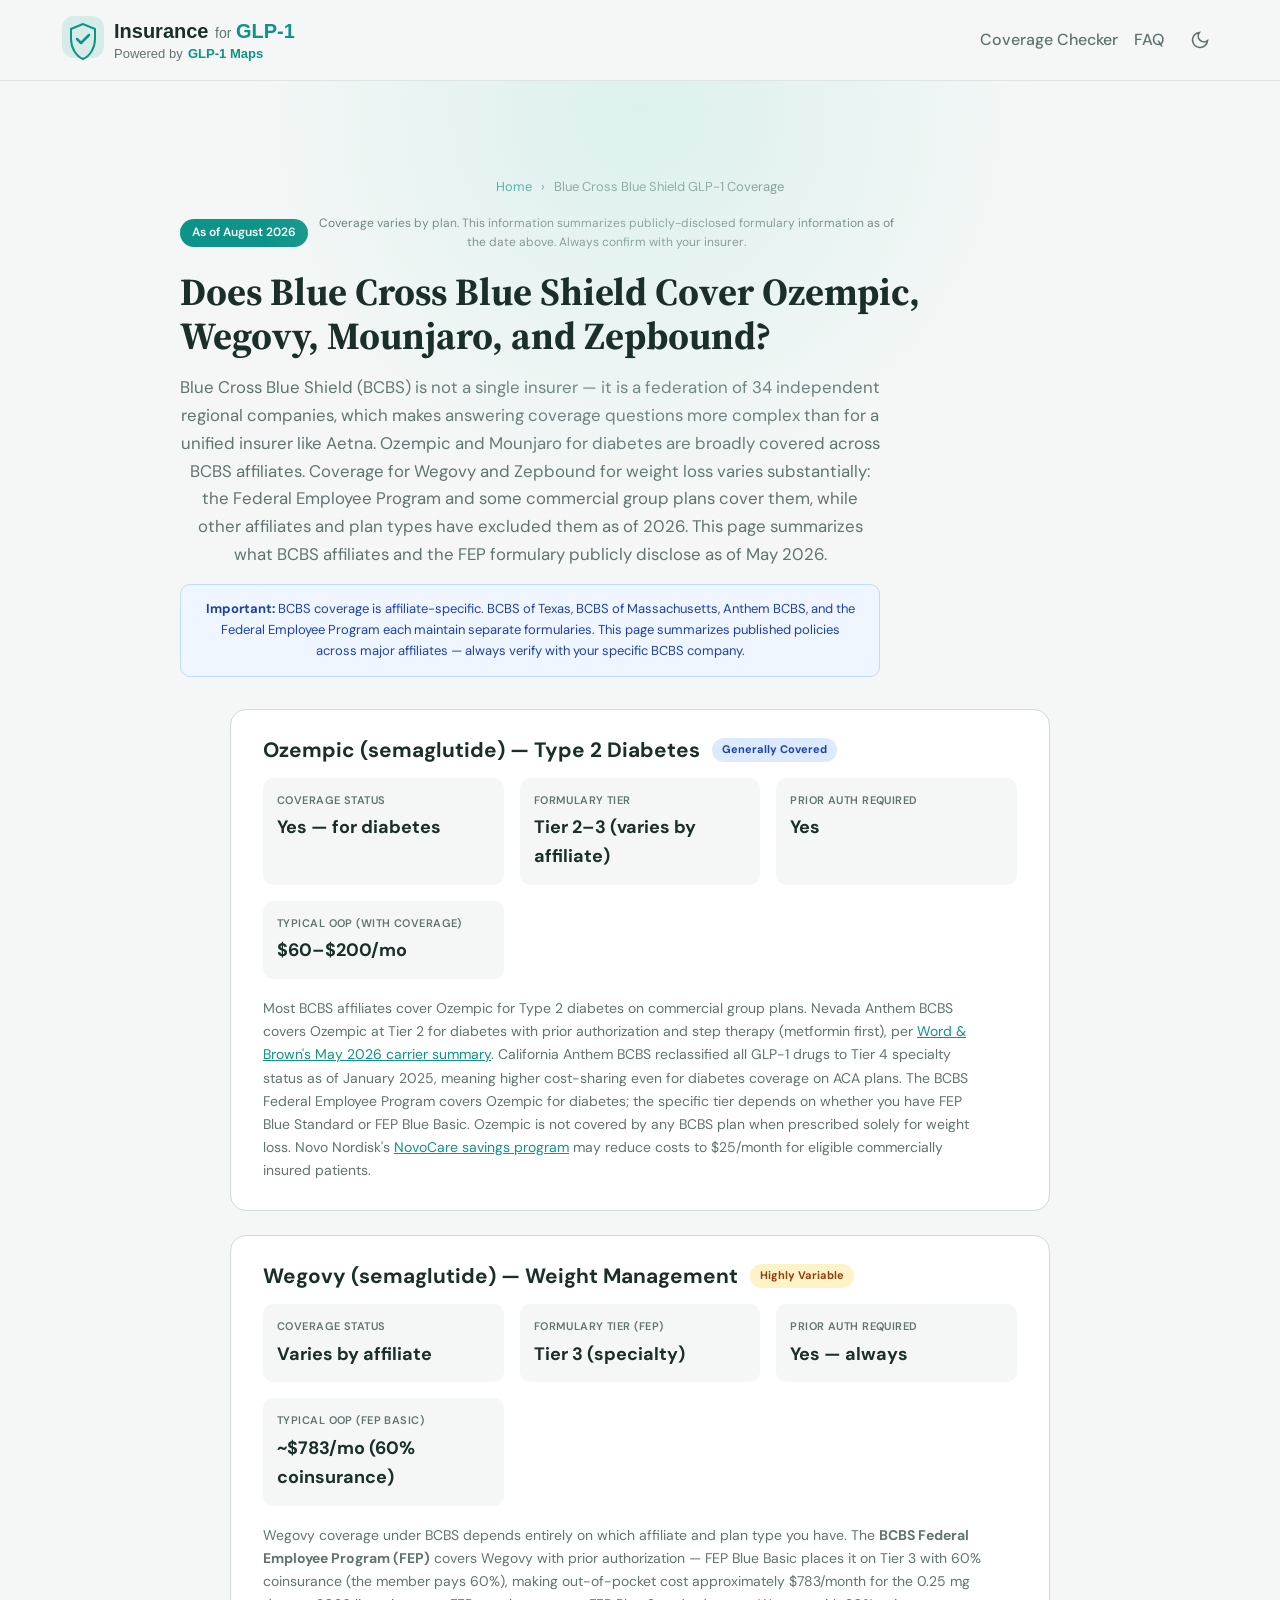
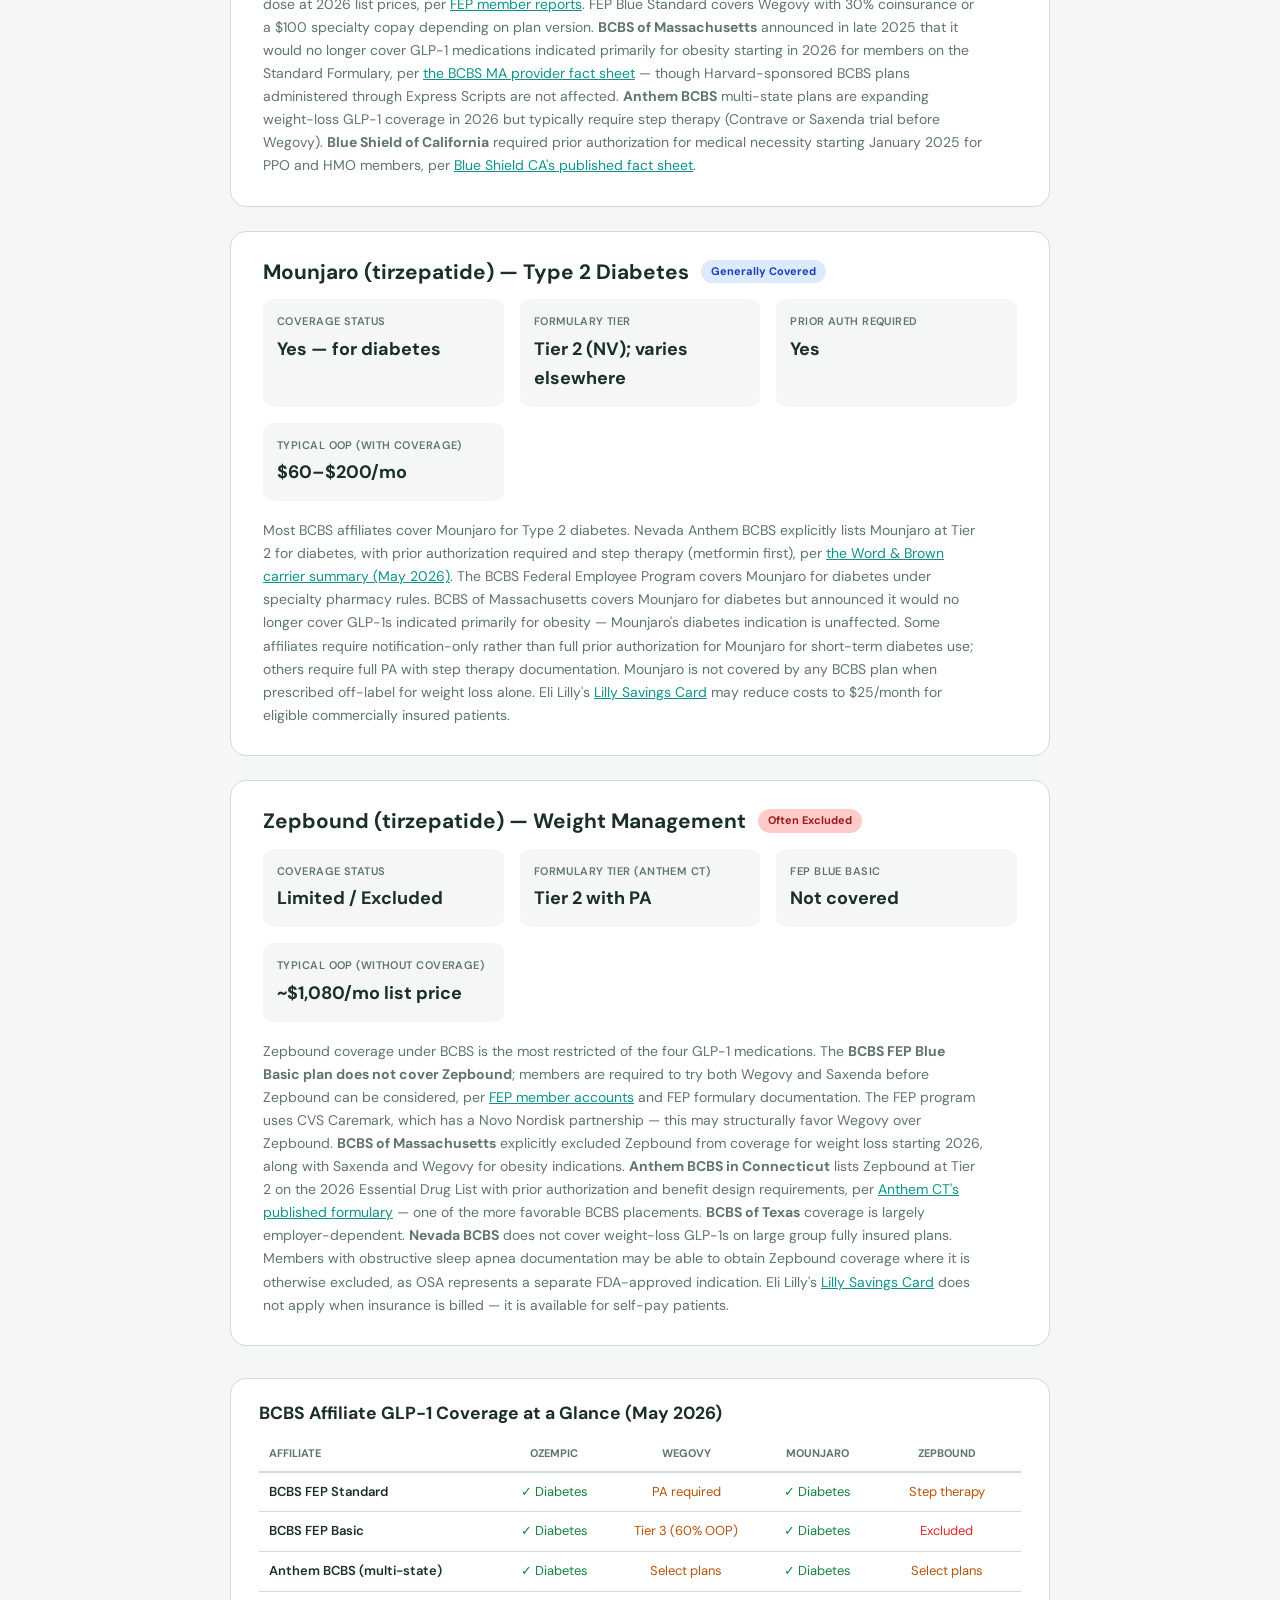
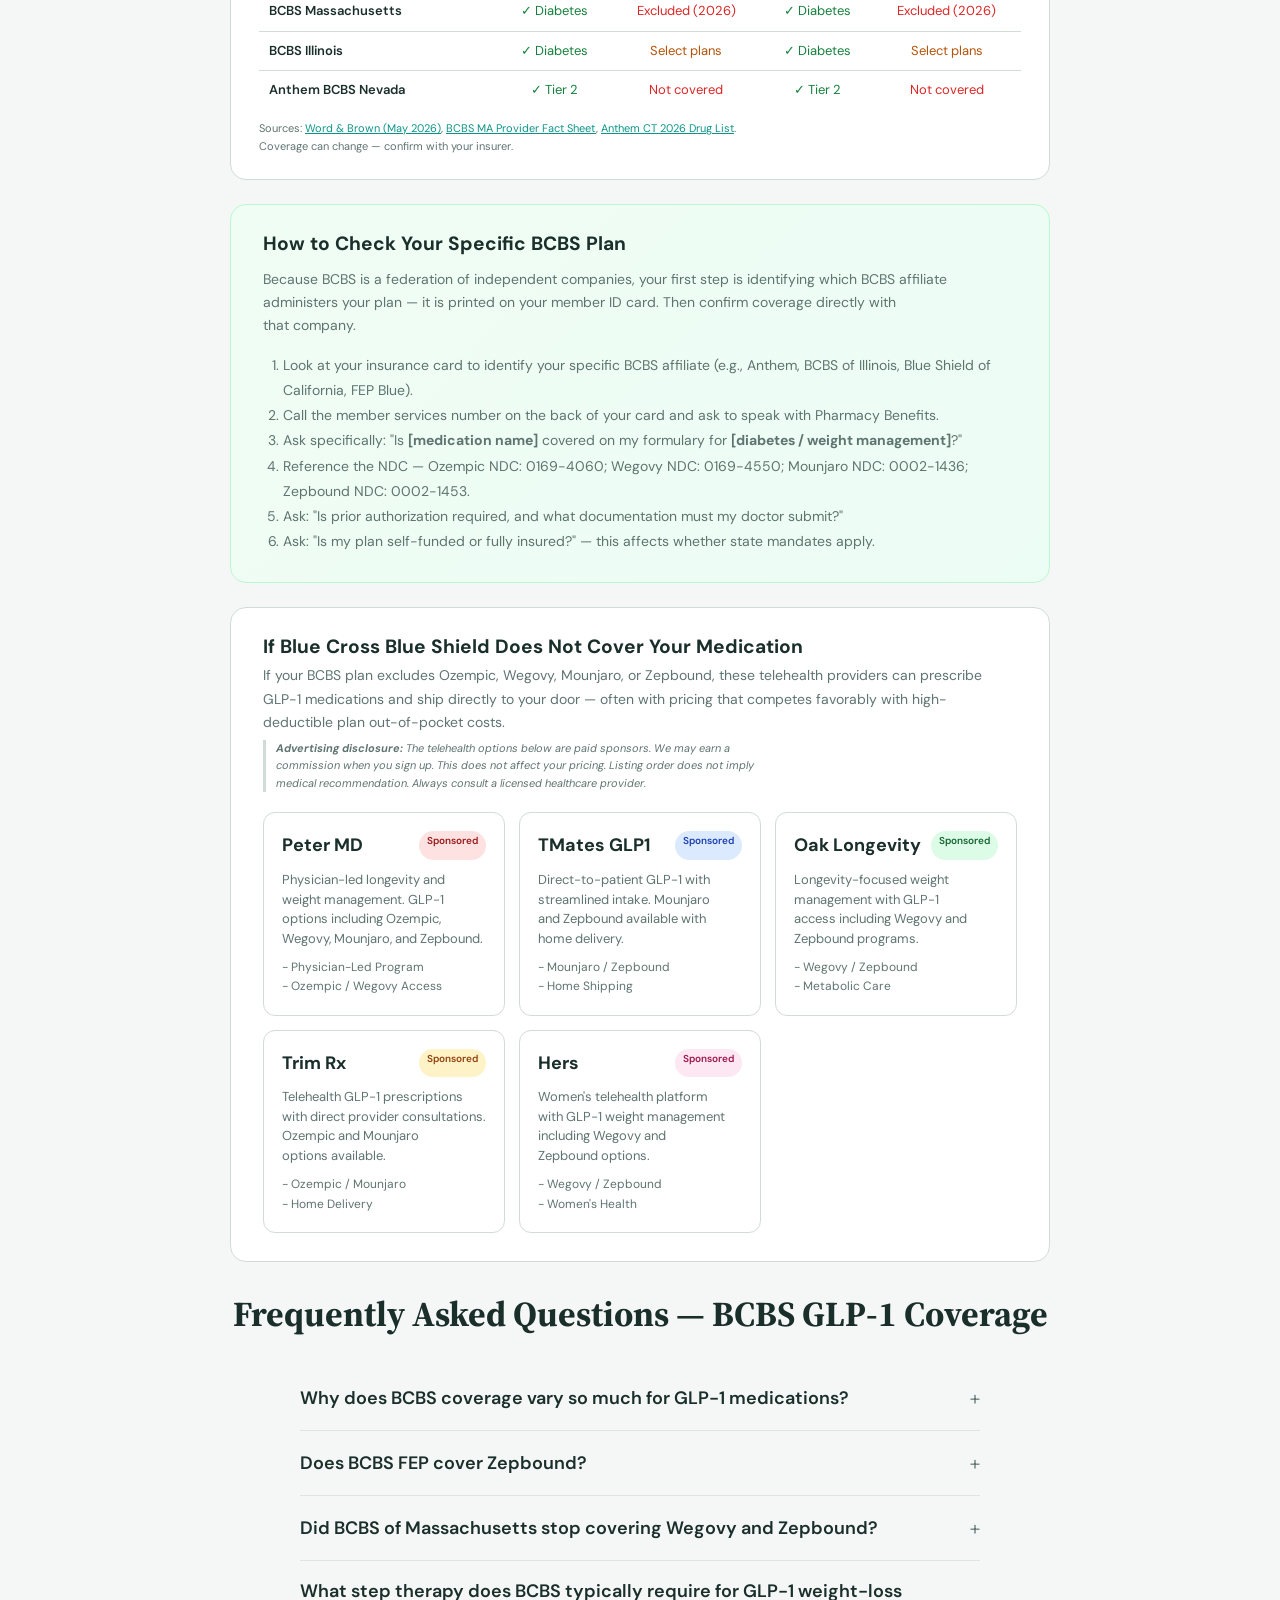
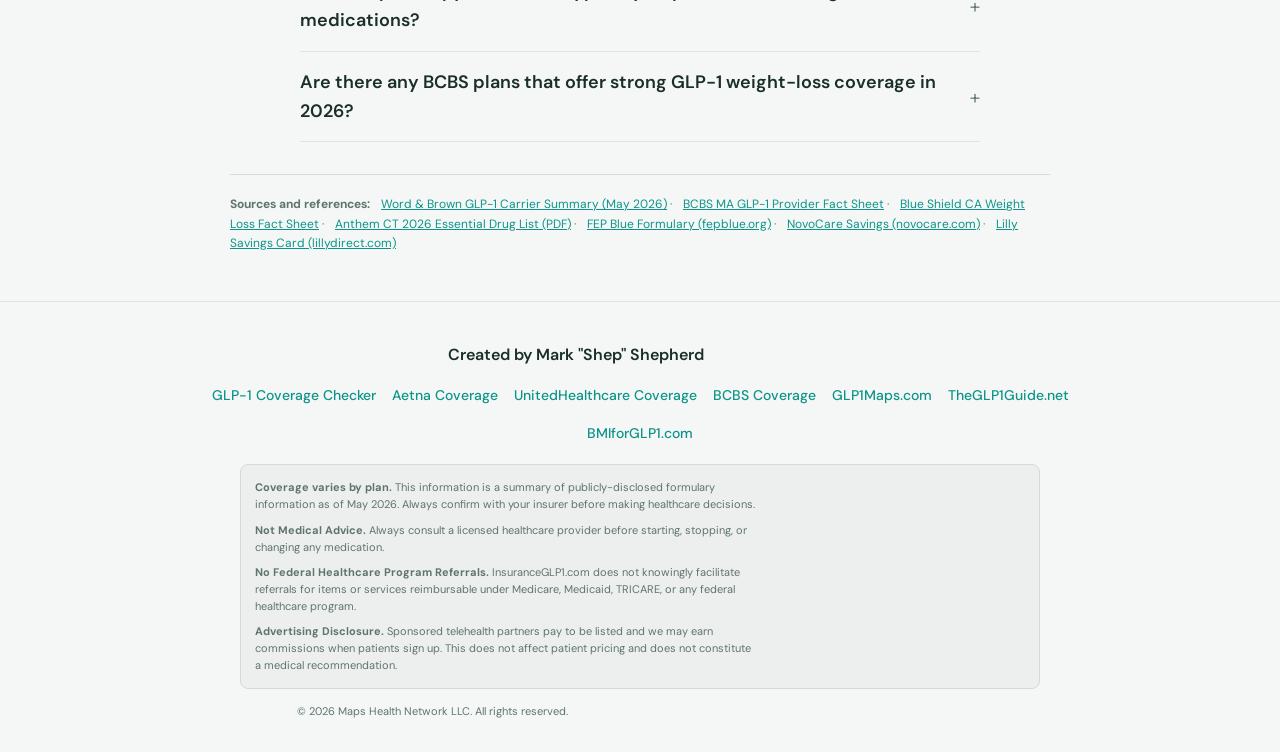
<file: bcbs.html>
<!DOCTYPE html>
<html lang="en">
<head>
  <meta charset="UTF-8">
  <meta name="viewport" content="width=device-width, initial-scale=1.0">
  <!-- Google tag (gtag.js) -->
  <script async src="https://www.googletagmanager.com/gtag/js?id=G-XJ10VYEBLD"></script>
  <script>
    window.dataLayer = window.dataLayer || [];
    function gtag(){dataLayer.push(arguments);}
    gtag('js', new Date());
    gtag('config', 'G-XJ10VYEBLD');
  </script>
  <title>Does Blue Cross Blue Shield Cover Ozempic, Wegovy, Mounjaro, and Zepbound? | InsuranceGLP1</title>
  <meta name="description" content="As of August 2026: Does Blue Cross Blue Shield (BCBS) cover Ozempic, Wegovy, Mounjaro, or Zepbound? Coverage varies widely by BCBS affiliate, plan type, and state — learn what to expect.">
  <meta name="keywords" content="does Blue Cross Blue Shield cover Ozempic, BCBS Wegovy coverage, Anthem Blue Cross Mounjaro formulary, BCBS Zepbound prior authorization, Blue Cross GLP-1 2026">
  <meta name="robots" content="index, follow, max-image-preview:large, max-snippet:-1">
  <meta name="author" content="Mark Shepherd">
  <meta name="theme-color" content="#0d9488">
  <link rel="canonical" href="https://www.insuranceglp1.com/bcbs.html">

  <!-- Open Graph -->
  <meta property="og:type" content="article">
  <meta property="og:url" content="https://www.insuranceglp1.com/bcbs.html">
  <meta property="og:site_name" content="InsuranceGLP1 — Powered by GLP-1 Maps">
  <meta property="og:title" content="Does Blue Cross Blue Shield Cover Ozempic, Wegovy, Mounjaro, and Zepbound?">
  <meta property="og:description" content="As of August 2026: BCBS formulary tiers, prior authorization requirements, and affiliate-by-affiliate GLP-1 coverage breakdown for Ozempic, Wegovy, Mounjaro, and Zepbound.">
  <meta property="og:image" content="https://www.glp1maps.com/og-image.png">
  <meta property="og:image:width" content="1200">
  <meta property="og:image:height" content="630">
  <meta property="og:locale" content="en_US">

  <!-- Twitter Card -->
  <meta name="twitter:card" content="summary_large_image">
  <meta name="twitter:title" content="Does Blue Cross Blue Shield Cover Ozempic, Wegovy, Mounjaro, and Zepbound?">
  <meta name="twitter:description" content="BCBS GLP-1 coverage details as of May 2026. Affiliate differences, prior auth requirements, and out-of-pocket costs explained.">
  <meta name="twitter:image" content="https://www.glp1maps.com/og-image.png">

  <!-- Favicon -->
  <link rel="icon" type="image/svg+xml" href="https://www.glp1maps.com/favicon.svg">

  <!-- Fonts -->
  <link rel="preconnect" href="https://fonts.googleapis.com">
  <link rel="preconnect" href="https://fonts.gstatic.com" crossorigin>
  <link href="https://fonts.googleapis.com/css2?family=DM+Sans:ital,opsz,wght@0,9..40,300..700;1,9..40,300..700&family=Source+Serif+4:opsz,wght@8..60,400;8..60,600;8..60,700&display=swap" rel="stylesheet">

  <link rel="stylesheet" href="./base.css">
  <link rel="stylesheet" href="./style.css">

  <!-- Schema.org: MedicalWebPage -->
  <script type="application/ld+json">
  {
    "@context": "https://schema.org",
    "@type": ["MedicalWebPage"],
    "name": "Does Blue Cross Blue Shield Cover Ozempic, Wegovy, Mounjaro, and Zepbound?",
    "description": "As of August 2026: BCBS formulary tiers, prior authorization requirements, and affiliate-by-affiliate GLP-1 coverage for Ozempic, Wegovy, Mounjaro, and Zepbound.",
    "url": "https://www.insuranceglp1.com/bcbs.html",
    "inLanguage": "en-US",
    "dateModified": "2026-08-01",
    "isAccessibleForFree": true,
    "audience": { "@type": "MedicalAudience", "audienceType": "Patient" },
    "about": [
      { "@type": "MedicalEntity", "name": "Ozempic", "activeIngredient": "semaglutide" },
      { "@type": "MedicalEntity", "name": "Wegovy", "activeIngredient": "semaglutide" },
      { "@type": "MedicalEntity", "name": "Mounjaro", "activeIngredient": "tirzepatide" },
      { "@type": "MedicalEntity", "name": "Zepbound", "activeIngredient": "tirzepatide" }
    ],
    "publisher": {
      "@type": "Organization",
      "name": "Maps Health Network, LLC",
      "url": "https://www.glp1maps.com"
    }
  }
  </script>
  <script type="application/ld+json">
  {
    "@context": "https://schema.org",
    "@type": "FAQPage",
    "mainEntity": [
      {
        "@type": "Question",
        "name": "Does Blue Cross Blue Shield cover Ozempic?",
        "acceptedAnswer": {
          "@type": "Answer",
          "text": "Most BCBS affiliates cover Ozempic (semaglutide) for Type 2 diabetes on commercial group plans, typically at Tier 2 or Tier 3 with prior authorization. Ozempic is not covered when prescribed solely for weight loss. The specific tier and requirements vary by BCBS affiliate and state."
        }
      },
      {
        "@type": "Question",
        "name": "Does Blue Cross Blue Shield cover Wegovy for weight loss?",
        "acceptedAnswer": {
          "@type": "Answer",
          "text": "Coverage for Wegovy under BCBS varies significantly by affiliate. BCBS of Massachusetts and the Federal Employee Program (FEP) offer broader Wegovy coverage. Anthem BCBS multi-state plans are expanding weight-loss GLP-1 coverage in 2026 but require step therapy. BCBS of Massachusetts announced in 2026 it would only authorize GLP-1s for Type 2 diabetes, excluding weight-loss indications, effective for some plan types. The BCBS FEP Blue Basic plan covers Wegovy on Tier 3 with prior authorization."
        }
      },
      {
        "@type": "Question",
        "name": "Does Blue Cross Blue Shield cover Mounjaro?",
        "acceptedAnswer": {
          "@type": "Answer",
          "text": "Most BCBS affiliates cover Mounjaro (tirzepatide) for Type 2 diabetes with prior authorization. Nevada BCBS (Anthem) covers Mounjaro at Tier 2 for diabetes with prior authorization. Step therapy requiring a prior metformin trial is common across BCBS affiliates."
        }
      },
      {
        "@type": "Question",
        "name": "Does Blue Cross Blue Shield cover Zepbound?",
        "acceptedAnswer": {
          "@type": "Answer",
          "text": "BCBS Federal Employee Program (FEP) Blue Basic plan does not cover Zepbound; members must try both Wegovy and Saxenda before Zepbound can be considered. BCBS of Massachusetts has excluded Zepbound from weight-loss coverage on certain plan types starting in 2026. Anthem BCBS has added Zepbound to some state formularies (including Connecticut Essential Drug List at Tier 2 with PA). The BCBS FEP program uses CVS Caremark, which has a Novo Nordisk partnership — this may further limit Zepbound access on FEP plans."
        }
      },
      {
        "@type": "Question",
        "name": "Which BCBS affiliate offers the best GLP-1 coverage?",
        "acceptedAnswer": {
          "@type": "Answer",
          "text": "The BCBS Federal Employee Program (FEP) and BCBS of Massachusetts generally offer the most comprehensive GLP-1 coverage within the BCBS system. FEP Blue Standard covers Wegovy at specialty pharmacy with prior authorization. BCBS FEP and BCBS of Massachusetts benefit from state mandates and federal employee benefit design that tends to be more generous than typical commercial employer plans. Anthem BCBS multi-state plans are expanding GLP-1 coverage in 2026. Self-funded employer plans administered by any BCBS affiliate are determined entirely by the employer."
        }
      }
    ]
  }
  </script>
  <script type="application/ld+json">
  {
    "@context": "https://schema.org",
    "@type": "BreadcrumbList",
    "itemListElement": [
      { "@type": "ListItem", "position": 1, "name": "Home", "item": "https://www.insuranceglp1.com/" },
      { "@type": "ListItem", "position": 2, "name": "Coverage by Carrier", "item": "https://www.insuranceglp1.com/#carriers" },
      { "@type": "ListItem", "position": 3, "name": "Blue Cross Blue Shield GLP-1 Coverage", "item": "https://www.insuranceglp1.com/bcbs.html" }
    ]
  }
  </script>
<script type="application/ld+json">
{
  "@context": "https://schema.org",
  "@type": "Person",
  "@id": "https://shepsmethod.com/about.html#person",
  "name": "Mark Shepherd",
  "alternateName": "Shep Shepherd",
  "jobTitle": "Founder",
  "worksFor": {
    "@type": "Organization",
    "name": "Maps Health Network, LLC",
    "url": "https://www.glp1maps.com"
  },
  "description": "35 years in U.S. medical device sales, 26 of those at Medtronic. Two-time U.S. Representative of the Year at Medtronic. GLP-1 patient who lost 50 pounds in 9 months on Mounjaro. Founder of Maps Health Network, LLC. Creator of The S.H.E.P.S. Method.",
  "image": "https://shepsmethod.com/assets/shep-headshot.jpg",
  "email": "Mark@GLP1Receptionist.com",
  "url": "https://shepsmethod.com/about.html",
  "knowsAbout": ["GLP-1 medications", "Ozempic", "Wegovy", "Mounjaro", "Zepbound", "Weight management", "Medical device sales", "Patient concierge systems"],
  "sameAs": ["https://www.glp1maps.com", "https://glp1receptionist.com", "https://shepsmethod.com", "https://www.bmiforglp1.com", "https://www.insuranceglp1.com"]
}
</script>
</head>
<body>

  <!-- Header -->
  <header class="site-header">
    <div class="header-inner">
      <a href="https://www.insuranceglp1.com/" class="logo-link" aria-label="InsuranceGLP1 - Powered by GLP-1 Maps">
        <svg class="logo-svg" viewBox="0 0 290 56" aria-hidden="true" fill="none" xmlns="http://www.w3.org/2000/svg" style="width:290px;height:56px;cursor:pointer">
          <rect x="2" y="4" width="42" height="42" rx="12" fill="var(--color-primary)" opacity="0.12"/>
          <path d="M23 12L11 17v10c0 8.8 5 17 12 20 7-3 12-11.2 12-20V17L23 12z" fill="none" stroke="var(--color-primary)" stroke-width="2"/>
          <path d="M17 27l4 4 8-8" stroke="var(--color-primary)" stroke-width="2.5" stroke-linecap="round" stroke-linejoin="round"/>
          <text x="54" y="26" font-family="-apple-system, BlinkMacSystemFont, sans-serif" font-weight="800" font-size="20" fill="var(--color-text)">Insurance</text>
          <text x="155" y="26" font-family="-apple-system, BlinkMacSystemFont, sans-serif" font-weight="400" font-size="14" fill="var(--color-text-muted)">for</text>
          <text x="176" y="26" font-family="-apple-system, BlinkMacSystemFont, sans-serif" font-weight="800" font-size="20" fill="var(--color-primary)">GLP-1</text>
          <text x="54" y="46" font-family="-apple-system, BlinkMacSystemFont, sans-serif" font-weight="400" font-size="13" fill="var(--color-text-muted)">Powered by</text>
          <text x="128" y="46" font-family="-apple-system, BlinkMacSystemFont, sans-serif" font-weight="700" font-size="13" fill="var(--color-primary)">GLP-1 Maps</text>
        </svg>
      </a>
      <div class="header-actions">
        <a href="https://www.insuranceglp1.com/" class="nav-link">Coverage Checker</a>
        <a href="#faq" class="nav-link">FAQ</a>
        <button data-theme-toggle aria-label="Switch to dark mode">
          <svg width="20" height="20" viewBox="0 0 24 24" fill="none" stroke="currentColor" stroke-width="2"><path d="M21 12.79A9 9 0 1 1 11.21 3 7 7 0 0 0 21 12.79z"/></svg>
        </button>
      </div>
    </div>
  </header>

  <main>
    <!-- Hero / Intro -->
    <section class="hero" style="padding-bottom:24px">
      <div class="container">
        <!-- Breadcrumb -->
        <nav aria-label="Breadcrumb" style="font-size:13px;color:var(--color-text-muted);margin-bottom:16px">
          <a href="https://www.insuranceglp1.com/" style="color:var(--color-primary);text-decoration:none">Home</a>
          <span style="margin:0 6px">›</span>
          <span>Blue Cross Blue Shield GLP-1 Coverage</span>
        </nav>

        <!-- Last Updated + Disclaimer -->
        <div style="display:flex;align-items:center;gap:10px;margin-bottom:18px;flex-wrap:wrap">
          <span style="display:inline-flex;align-items:center;gap:5px;font-size:12px;font-weight:600;background:var(--color-primary);color:white;padding:4px 12px;border-radius:99px">As of August 2026</span>
          <p style="font-size:12px;color:var(--color-text-muted);margin:0">Coverage varies by plan. This information summarizes publicly-disclosed formulary information as of the date above. Always confirm with your insurer.</p>
        </div>

        <h1 class="hero-headline" style="font-size:clamp(1.6rem,4vw,2.4rem);text-align:left;max-width:820px">Does Blue Cross Blue Shield Cover Ozempic, Wegovy, Mounjaro, and Zepbound?</h1>
        <p style="font-size:1.05rem;color:var(--color-text-muted);max-width:700px;margin-top:12px;line-height:1.65">Blue Cross Blue Shield (BCBS) is not a single insurer — it is a federation of 34 independent regional companies, which makes answering coverage questions more complex than for a unified insurer like Aetna. Ozempic and Mounjaro for diabetes are broadly covered across BCBS affiliates. Coverage for Wegovy and Zepbound for weight loss varies substantially: the Federal Employee Program and some commercial group plans cover them, while other affiliates and plan types have excluded them as of 2026. This page summarizes what BCBS affiliates and the FEP formulary publicly disclose as of May 2026.</p>

        <!-- BCBS Federation Notice -->
        <div style="background:#eff6ff;border:1px solid #bfdbfe;border-radius:10px;padding:14px 18px;margin-top:16px;font-size:13px;color:#1e40af;max-width:700px">
          <strong>Important:</strong> BCBS coverage is affiliate-specific. BCBS of Texas, BCBS of Massachusetts, Anthem BCBS, and the Federal Employee Program each maintain separate formularies. This page summarizes published policies across major affiliates — always verify with your specific BCBS company.
        </div>
      </div>
    </section>

    <!-- Coverage Sections -->
    <section style="padding:8px 0 48px">
      <div class="container" style="max-width:860px">

        <!-- Ozempic -->
        <div style="border:1px solid var(--color-border);border-radius:16px;padding:28px 32px;margin-bottom:24px;background:var(--color-surface)">
          <div style="display:flex;align-items:center;gap:12px;margin-bottom:16px;flex-wrap:wrap">
            <h2 style="font-size:1.3rem;font-weight:700;margin:0">Ozempic (semaglutide) — Type 2 Diabetes</h2>
            <span style="font-size:11px;font-weight:700;background:#dbeafe;color:#1e40af;padding:3px 10px;border-radius:99px">Generally Covered</span>
          </div>
          <div style="display:grid;grid-template-columns:repeat(auto-fit,minmax(180px,1fr));gap:16px;margin-bottom:18px">
            <div style="background:var(--color-bg);border-radius:10px;padding:14px">
              <div style="font-size:11px;font-weight:600;color:var(--color-text-muted);margin-bottom:4px;text-transform:uppercase;letter-spacing:.04em">Coverage Status</div>
              <div style="font-weight:700;color:var(--color-text)">Yes — for diabetes</div>
            </div>
            <div style="background:var(--color-bg);border-radius:10px;padding:14px">
              <div style="font-size:11px;font-weight:600;color:var(--color-text-muted);margin-bottom:4px;text-transform:uppercase;letter-spacing:.04em">Formulary Tier</div>
              <div style="font-weight:700;color:var(--color-text)">Tier 2–3 (varies by affiliate)</div>
            </div>
            <div style="background:var(--color-bg);border-radius:10px;padding:14px">
              <div style="font-size:11px;font-weight:600;color:var(--color-text-muted);margin-bottom:4px;text-transform:uppercase;letter-spacing:.04em">Prior Auth Required</div>
              <div style="font-weight:700;color:var(--color-text)">Yes</div>
            </div>
            <div style="background:var(--color-bg);border-radius:10px;padding:14px">
              <div style="font-size:11px;font-weight:600;color:var(--color-text-muted);margin-bottom:4px;text-transform:uppercase;letter-spacing:.04em">Typical OOP (with coverage)</div>
              <div style="font-weight:700;color:var(--color-text)">$60–$200/mo</div>
            </div>
          </div>
          <p style="font-size:14px;color:var(--color-text-muted);line-height:1.65;margin:0">Most BCBS affiliates cover Ozempic for Type 2 diabetes on commercial group plans. Nevada Anthem BCBS covers Ozempic at Tier 2 for diabetes with prior authorization and step therapy (metformin first), per <a href="https://www.wordandbrown.com/NewsPost/Weight-Loss-Drugs-(GLP-1)-Coverage" target="_blank" rel="noopener noreferrer" style="color:var(--color-primary)">Word &amp; Brown's May 2026 carrier summary</a>. California Anthem BCBS reclassified all GLP-1 drugs to Tier 4 specialty status as of January 2025, meaning higher cost-sharing even for diabetes coverage on ACA plans. The BCBS Federal Employee Program covers Ozempic for diabetes; the specific tier depends on whether you have FEP Blue Standard or FEP Blue Basic. Ozempic is not covered by any BCBS plan when prescribed solely for weight loss. Novo Nordisk's <a href="https://www.novocare.com/eligibility/psp.html" target="_blank" rel="noopener noreferrer" style="color:var(--color-primary)">NovoCare savings program</a> may reduce costs to $25/month for eligible commercially insured patients.</p>
        </div>

        <!-- Wegovy -->
        <div style="border:1px solid var(--color-border);border-radius:16px;padding:28px 32px;margin-bottom:24px;background:var(--color-surface)">
          <div style="display:flex;align-items:center;gap:12px;margin-bottom:16px;flex-wrap:wrap">
            <h2 style="font-size:1.3rem;font-weight:700;margin:0">Wegovy (semaglutide) — Weight Management</h2>
            <span style="font-size:11px;font-weight:700;background:#fef3c7;color:#92400e;padding:3px 10px;border-radius:99px">Highly Variable</span>
          </div>
          <div style="display:grid;grid-template-columns:repeat(auto-fit,minmax(180px,1fr));gap:16px;margin-bottom:18px">
            <div style="background:var(--color-bg);border-radius:10px;padding:14px">
              <div style="font-size:11px;font-weight:600;color:var(--color-text-muted);margin-bottom:4px;text-transform:uppercase;letter-spacing:.04em">Coverage Status</div>
              <div style="font-weight:700;color:var(--color-text)">Varies by affiliate</div>
            </div>
            <div style="background:var(--color-bg);border-radius:10px;padding:14px">
              <div style="font-size:11px;font-weight:600;color:var(--color-text-muted);margin-bottom:4px;text-transform:uppercase;letter-spacing:.04em">Formulary Tier (FEP)</div>
              <div style="font-weight:700;color:var(--color-text)">Tier 3 (specialty)</div>
            </div>
            <div style="background:var(--color-bg);border-radius:10px;padding:14px">
              <div style="font-size:11px;font-weight:600;color:var(--color-text-muted);margin-bottom:4px;text-transform:uppercase;letter-spacing:.04em">Prior Auth Required</div>
              <div style="font-weight:700;color:var(--color-text)">Yes — always</div>
            </div>
            <div style="background:var(--color-bg);border-radius:10px;padding:14px">
              <div style="font-size:11px;font-weight:600;color:var(--color-text-muted);margin-bottom:4px;text-transform:uppercase;letter-spacing:.04em">Typical OOP (FEP Basic)</div>
              <div style="font-weight:700;color:var(--color-text)">~$783/mo (60% coinsurance)</div>
            </div>
          </div>
          <p style="font-size:14px;color:var(--color-text-muted);line-height:1.65;margin:0">Wegovy coverage under BCBS depends entirely on which affiliate and plan type you have. The <strong>BCBS Federal Employee Program (FEP)</strong> covers Wegovy with prior authorization — FEP Blue Basic places it on Tier 3 with 60% coinsurance (the member pays 60%), making out-of-pocket cost approximately $783/month for the 0.25 mg dose at 2026 list prices, per <a href="https://www.reddit.com/r/FedEmployees/comments/1rhy6r8/coverage_options_for_zepboundwegovy_for_fep_bcbs/" target="_blank" rel="noopener noreferrer" style="color:var(--color-primary)">FEP member reports</a>. FEP Blue Standard covers Wegovy with 30% coinsurance or a $100 specialty copay depending on plan version. <strong>BCBS of Massachusetts</strong> announced in late 2025 that it would no longer cover GLP-1 medications indicated primarily for obesity starting in 2026 for members on the Standard Formulary, per <a href="https://provider.bluecrossma.com/ProviderHome/wcm/connect/d049671c-11cb-400d-a9d6-6c4fec9026f3/Blue+Cross+GLP-1+coverage+Provider+Fact+Sheet+MPC+100824-1G-7-PFS.pdf" target="_blank" rel="noopener noreferrer" style="color:var(--color-primary)">the BCBS MA provider fact sheet</a> — though Harvard-sponsored BCBS plans administered through Express Scripts are not affected. <strong>Anthem BCBS</strong> multi-state plans are expanding weight-loss GLP-1 coverage in 2026 but typically require step therapy (Contrave or Saxenda trial before Wegovy). <strong>Blue Shield of California</strong> required prior authorization for medical necessity starting January 2025 for PPO and HMO members, per <a href="https://www.blueshieldca.com/content/dam/bsca/en/provider/docs/Weight-Loss-Drug-Exclusion-Fact-Sheet.pdf" target="_blank" rel="noopener noreferrer" style="color:var(--color-primary)">Blue Shield CA's published fact sheet</a>.</p>
        </div>

        <!-- Mounjaro -->
        <div style="border:1px solid var(--color-border);border-radius:16px;padding:28px 32px;margin-bottom:24px;background:var(--color-surface)">
          <div style="display:flex;align-items:center;gap:12px;margin-bottom:16px;flex-wrap:wrap">
            <h2 style="font-size:1.3rem;font-weight:700;margin:0">Mounjaro (tirzepatide) — Type 2 Diabetes</h2>
            <span style="font-size:11px;font-weight:700;background:#dbeafe;color:#1e40af;padding:3px 10px;border-radius:99px">Generally Covered</span>
          </div>
          <div style="display:grid;grid-template-columns:repeat(auto-fit,minmax(180px,1fr));gap:16px;margin-bottom:18px">
            <div style="background:var(--color-bg);border-radius:10px;padding:14px">
              <div style="font-size:11px;font-weight:600;color:var(--color-text-muted);margin-bottom:4px;text-transform:uppercase;letter-spacing:.04em">Coverage Status</div>
              <div style="font-weight:700;color:var(--color-text)">Yes — for diabetes</div>
            </div>
            <div style="background:var(--color-bg);border-radius:10px;padding:14px">
              <div style="font-size:11px;font-weight:600;color:var(--color-text-muted);margin-bottom:4px;text-transform:uppercase;letter-spacing:.04em">Formulary Tier</div>
              <div style="font-weight:700;color:var(--color-text)">Tier 2 (NV); varies elsewhere</div>
            </div>
            <div style="background:var(--color-bg);border-radius:10px;padding:14px">
              <div style="font-size:11px;font-weight:600;color:var(--color-text-muted);margin-bottom:4px;text-transform:uppercase;letter-spacing:.04em">Prior Auth Required</div>
              <div style="font-weight:700;color:var(--color-text)">Yes</div>
            </div>
            <div style="background:var(--color-bg);border-radius:10px;padding:14px">
              <div style="font-size:11px;font-weight:600;color:var(--color-text-muted);margin-bottom:4px;text-transform:uppercase;letter-spacing:.04em">Typical OOP (with coverage)</div>
              <div style="font-weight:700;color:var(--color-text)">$60–$200/mo</div>
            </div>
          </div>
          <p style="font-size:14px;color:var(--color-text-muted);line-height:1.65;margin:0">Most BCBS affiliates cover Mounjaro for Type 2 diabetes. Nevada Anthem BCBS explicitly lists Mounjaro at Tier 2 for diabetes, with prior authorization required and step therapy (metformin first), per <a href="https://www.wordandbrown.com/NewsPost/Weight-Loss-Drugs-(GLP-1)-Coverage" target="_blank" rel="noopener noreferrer" style="color:var(--color-primary)">the Word &amp; Brown carrier summary (May 2026)</a>. The BCBS Federal Employee Program covers Mounjaro for diabetes under specialty pharmacy rules. BCBS of Massachusetts covers Mounjaro for diabetes but announced it would no longer cover GLP-1s indicated primarily for obesity — Mounjaro's diabetes indication is unaffected. Some affiliates require notification-only rather than full prior authorization for Mounjaro for short-term diabetes use; others require full PA with step therapy documentation. Mounjaro is not covered by any BCBS plan when prescribed off-label for weight loss alone. Eli Lilly's <a href="https://www.lillydirect.com" target="_blank" rel="noopener noreferrer" style="color:var(--color-primary)">Lilly Savings Card</a> may reduce costs to $25/month for eligible commercially insured patients.</p>
        </div>

        <!-- Zepbound -->
        <div style="border:1px solid var(--color-border);border-radius:16px;padding:28px 32px;margin-bottom:32px;background:var(--color-surface)">
          <div style="display:flex;align-items:center;gap:12px;margin-bottom:16px;flex-wrap:wrap">
            <h2 style="font-size:1.3rem;font-weight:700;margin:0">Zepbound (tirzepatide) — Weight Management</h2>
            <span style="font-size:11px;font-weight:700;background:#fecaca;color:#991b1b;padding:3px 10px;border-radius:99px">Often Excluded</span>
          </div>
          <div style="display:grid;grid-template-columns:repeat(auto-fit,minmax(180px,1fr));gap:16px;margin-bottom:18px">
            <div style="background:var(--color-bg);border-radius:10px;padding:14px">
              <div style="font-size:11px;font-weight:600;color:var(--color-text-muted);margin-bottom:4px;text-transform:uppercase;letter-spacing:.04em">Coverage Status</div>
              <div style="font-weight:700;color:var(--color-text)">Limited / Excluded</div>
            </div>
            <div style="background:var(--color-bg);border-radius:10px;padding:14px">
              <div style="font-size:11px;font-weight:600;color:var(--color-text-muted);margin-bottom:4px;text-transform:uppercase;letter-spacing:.04em">Formulary Tier (Anthem CT)</div>
              <div style="font-weight:700;color:var(--color-text)">Tier 2 with PA</div>
            </div>
            <div style="background:var(--color-bg);border-radius:10px;padding:14px">
              <div style="font-size:11px;font-weight:600;color:var(--color-text-muted);margin-bottom:4px;text-transform:uppercase;letter-spacing:.04em">FEP Blue Basic</div>
              <div style="font-weight:700;color:var(--color-text)">Not covered</div>
            </div>
            <div style="background:var(--color-bg);border-radius:10px;padding:14px">
              <div style="font-size:11px;font-weight:600;color:var(--color-text-muted);margin-bottom:4px;text-transform:uppercase;letter-spacing:.04em">Typical OOP (without coverage)</div>
              <div style="font-weight:700;color:var(--color-text)">~$1,080/mo list price</div>
            </div>
          </div>
          <p style="font-size:14px;color:var(--color-text-muted);line-height:1.65;margin:0">Zepbound coverage under BCBS is the most restricted of the four GLP-1 medications. The <strong>BCBS FEP Blue Basic plan does not cover Zepbound</strong>; members are required to try both Wegovy and Saxenda before Zepbound can be considered, per <a href="https://www.reddit.com/r/FedEmployees/comments/1qeilcm/glp1_rx_coverage_under_bcbs_basic_plan/" target="_blank" rel="noopener noreferrer" style="color:var(--color-primary)">FEP member accounts</a> and FEP formulary documentation. The FEP program uses CVS Caremark, which has a Novo Nordisk partnership — this may structurally favor Wegovy over Zepbound. <strong>BCBS of Massachusetts</strong> explicitly excluded Zepbound from coverage for weight loss starting 2026, along with Saxenda and Wegovy for obesity indications. <strong>Anthem BCBS in Connecticut</strong> lists Zepbound at Tier 2 on the 2026 Essential Drug List with prior authorization and benefit design requirements, per <a href="https://fm.formularynavigator.com/FBO/143/CT_2026_Essential_4_Tier_ABS_CT_FI.pdf" target="_blank" rel="noopener noreferrer" style="color:var(--color-primary)">Anthem CT's published formulary</a> — one of the more favorable BCBS placements. <strong>BCBS of Texas</strong> coverage is largely employer-dependent. <strong>Nevada BCBS</strong> does not cover weight-loss GLP-1s on large group fully insured plans. Members with obstructive sleep apnea documentation may be able to obtain Zepbound coverage where it is otherwise excluded, as OSA represents a separate FDA-approved indication. Eli Lilly's <a href="https://www.lillydirect.com" target="_blank" rel="noopener noreferrer" style="color:var(--color-primary)">Lilly Savings Card</a> does not apply when insurance is billed — it is available for self-pay patients.</p>
        </div>

        <!-- Affiliate Comparison Table -->
        <div style="border:1px solid var(--color-border);border-radius:16px;padding:24px 28px;margin-bottom:24px;background:var(--color-surface);overflow-x:auto">
          <h2 style="font-size:1.1rem;font-weight:700;margin-bottom:14px;color:var(--color-text)">BCBS Affiliate GLP-1 Coverage at a Glance (May 2026)</h2>
          <table style="width:100%;border-collapse:collapse;font-size:13px;min-width:560px">
            <thead>
              <tr style="border-bottom:2px solid var(--color-border)">
                <th style="text-align:left;padding:8px 10px;font-weight:700;color:var(--color-text-muted);text-transform:uppercase;font-size:11px">Affiliate</th>
                <th style="text-align:center;padding:8px 10px;font-weight:700;color:var(--color-text-muted);text-transform:uppercase;font-size:11px">Ozempic</th>
                <th style="text-align:center;padding:8px 10px;font-weight:700;color:var(--color-text-muted);text-transform:uppercase;font-size:11px">Wegovy</th>
                <th style="text-align:center;padding:8px 10px;font-weight:700;color:var(--color-text-muted);text-transform:uppercase;font-size:11px">Mounjaro</th>
                <th style="text-align:center;padding:8px 10px;font-weight:700;color:var(--color-text-muted);text-transform:uppercase;font-size:11px">Zepbound</th>
              </tr>
            </thead>
            <tbody>
              <tr style="border-bottom:1px solid var(--color-border)">
                <td style="padding:9px 10px;font-weight:600">BCBS FEP Standard</td>
                <td style="padding:9px 10px;text-align:center;color:#15803d">✓ Diabetes</td>
                <td style="padding:9px 10px;text-align:center;color:#b45309">PA required</td>
                <td style="padding:9px 10px;text-align:center;color:#15803d">✓ Diabetes</td>
                <td style="padding:9px 10px;text-align:center;color:#b45309">Step therapy</td>
              </tr>
              <tr style="border-bottom:1px solid var(--color-border)">
                <td style="padding:9px 10px;font-weight:600">BCBS FEP Basic</td>
                <td style="padding:9px 10px;text-align:center;color:#15803d">✓ Diabetes</td>
                <td style="padding:9px 10px;text-align:center;color:#b45309">Tier 3 (60% OOP)</td>
                <td style="padding:9px 10px;text-align:center;color:#15803d">✓ Diabetes</td>
                <td style="padding:9px 10px;text-align:center;color:#dc2626">Excluded</td>
              </tr>
              <tr style="border-bottom:1px solid var(--color-border)">
                <td style="padding:9px 10px;font-weight:600">Anthem BCBS (multi-state)</td>
                <td style="padding:9px 10px;text-align:center;color:#15803d">✓ Diabetes</td>
                <td style="padding:9px 10px;text-align:center;color:#b45309">Select plans</td>
                <td style="padding:9px 10px;text-align:center;color:#15803d">✓ Diabetes</td>
                <td style="padding:9px 10px;text-align:center;color:#b45309">Select plans</td>
              </tr>
              <tr style="border-bottom:1px solid var(--color-border)">
                <td style="padding:9px 10px;font-weight:600">BCBS Massachusetts</td>
                <td style="padding:9px 10px;text-align:center;color:#15803d">✓ Diabetes</td>
                <td style="padding:9px 10px;text-align:center;color:#dc2626">Excluded (2026)</td>
                <td style="padding:9px 10px;text-align:center;color:#15803d">✓ Diabetes</td>
                <td style="padding:9px 10px;text-align:center;color:#dc2626">Excluded (2026)</td>
              </tr>
              <tr style="border-bottom:1px solid var(--color-border)">
                <td style="padding:9px 10px;font-weight:600">BCBS Illinois</td>
                <td style="padding:9px 10px;text-align:center;color:#15803d">✓ Diabetes</td>
                <td style="padding:9px 10px;text-align:center;color:#b45309">Select plans</td>
                <td style="padding:9px 10px;text-align:center;color:#15803d">✓ Diabetes</td>
                <td style="padding:9px 10px;text-align:center;color:#b45309">Select plans</td>
              </tr>
              <tr>
                <td style="padding:9px 10px;font-weight:600">Anthem BCBS Nevada</td>
                <td style="padding:9px 10px;text-align:center;color:#15803d">✓ Tier 2</td>
                <td style="padding:9px 10px;text-align:center;color:#dc2626">Not covered</td>
                <td style="padding:9px 10px;text-align:center;color:#15803d">✓ Tier 2</td>
                <td style="padding:9px 10px;text-align:center;color:#dc2626">Not covered</td>
              </tr>
            </tbody>
          </table>
          <p style="font-size:11px;color:var(--color-text-muted);margin:10px 0 0">Sources: <a href="https://www.wordandbrown.com/NewsPost/Weight-Loss-Drugs-(GLP-1)-Coverage" target="_blank" rel="noopener noreferrer" style="color:var(--color-primary)">Word &amp; Brown (May 2026)</a>, <a href="https://provider.bluecrossma.com/ProviderHome/wcm/connect/d049671c-11cb-400d-a9d6-6c4fec9026f3/Blue+Cross+GLP-1+coverage+Provider+Fact+Sheet+MPC+100824-1G-7-PFS.pdf" target="_blank" rel="noopener noreferrer" style="color:var(--color-primary)">BCBS MA Provider Fact Sheet</a>, <a href="https://fm.formularynavigator.com/FBO/143/CT_2026_Essential_4_Tier_ABS_CT_FI.pdf" target="_blank" rel="noopener noreferrer" style="color:var(--color-primary)">Anthem CT 2026 Drug List</a>. Coverage can change — confirm with your insurer.</p>
        </div>

        <!-- How to Check -->
        <div style="background:linear-gradient(135deg,#f0fdf4,#ecfdf5);border:1px solid #bbf7d0;border-radius:16px;padding:28px 32px;margin-bottom:24px">
          <h2 style="font-size:1.2rem;font-weight:700;margin-bottom:12px;color:var(--color-text)">How to Check Your Specific BCBS Plan</h2>
          <p style="font-size:14px;color:var(--color-text-muted);margin-bottom:16px;line-height:1.65">Because BCBS is a federation of independent companies, your first step is identifying which BCBS affiliate administers your plan — it is printed on your member ID card. Then confirm coverage directly with that company.</p>
          <ol style="font-size:14px;color:var(--color-text-muted);line-height:1.8;padding-left:20px;margin:0">
            <li>Look at your insurance card to identify your specific BCBS affiliate (e.g., Anthem, BCBS of Illinois, Blue Shield of California, FEP Blue).</li>
            <li>Call the member services number on the back of your card and ask to speak with Pharmacy Benefits.</li>
            <li>Ask specifically: "Is <strong>[medication name]</strong> covered on my formulary for <strong>[diabetes / weight management]</strong>?"</li>
            <li>Reference the NDC — Ozempic NDC: 0169-4060; Wegovy NDC: 0169-4550; Mounjaro NDC: 0002-1436; Zepbound NDC: 0002-1453.</li>
            <li>Ask: "Is prior authorization required, and what documentation must my doctor submit?"</li>
            <li>Ask: "Is my plan self-funded or fully insured?" — this affects whether state mandates apply.</li>
          </ol>
        </div>

        <!-- Affiliate Cards -->
        <div style="border:1px solid var(--color-border);border-radius:16px;padding:28px 32px;margin-bottom:32px;background:var(--color-surface)">
          <h2 style="font-size:1.2rem;font-weight:700;margin-bottom:6px;color:var(--color-text)">If Blue Cross Blue Shield Does Not Cover Your Medication</h2>
          <p style="font-size:14px;color:var(--color-text-muted);margin-bottom:6px;line-height:1.65">If your BCBS plan excludes Ozempic, Wegovy, Mounjaro, or Zepbound, these telehealth providers can prescribe GLP-1 medications and ship directly to your door — often with pricing that competes favorably with high-deductible plan out-of-pocket costs.</p>
          <p style="font-size:11px;color:var(--color-text-muted);margin-bottom:20px;font-style:italic;border-left:3px solid var(--color-border);padding-left:10px"><strong>Advertising disclosure:</strong> The telehealth options below are paid sponsors. We may earn a commission when you sign up. This does not affect your pricing. Listing order does not imply medical recommendation. Always consult a licensed healthcare provider.</p>
          <div style="display:grid;grid-template-columns:repeat(auto-fit,minmax(230px,1fr));gap:14px">
            <a href="https://track.revoffers.com/aff_c?offer_id=1344&aff_id=12198" target="_blank" rel="noopener noreferrer sponsored" style="display:block;padding:18px;border:1px solid var(--color-border);border-radius:12px;text-decoration:none;transition:box-shadow 0.2s" onmouseover="this.style.boxShadow='0 4px 12px rgba(0,0,0,0.1)'" onmouseout="this.style.boxShadow='none'">
              <div style="display:flex;justify-content:space-between;margin-bottom:10px"><strong style="color:var(--color-text)">Peter MD</strong><span style="font-size:10px;background:#fee2e2;color:#991b1b;padding:2px 8px;border-radius:99px;font-weight:600">Sponsored</span></div>
              <p style="font-size:13px;color:var(--color-text-muted);margin:0 0 10px 0;line-height:1.5">Physician-led longevity and weight management. GLP-1 options including Ozempic, Wegovy, Mounjaro, and Zepbound.</p>
              <div style="font-size:12px;color:var(--color-text-muted)">- Physician-Led Program</div>
              <div style="font-size:12px;color:var(--color-text-muted)">- Ozempic / Wegovy Access</div>
            </a>
            <a href="https://track.revoffers.com/aff_c?offer_id=1471&aff_id=12198" target="_blank" rel="noopener noreferrer sponsored" style="display:block;padding:18px;border:1px solid var(--color-border);border-radius:12px;text-decoration:none;transition:box-shadow 0.2s" onmouseover="this.style.boxShadow='0 4px 12px rgba(0,0,0,0.1)'" onmouseout="this.style.boxShadow='none'">
              <div style="display:flex;justify-content:space-between;margin-bottom:10px"><strong style="color:var(--color-text)">TMates GLP1</strong><span style="font-size:10px;background:#dbeafe;color:#1e40af;padding:2px 8px;border-radius:99px;font-weight:600">Sponsored</span></div>
              <p style="font-size:13px;color:var(--color-text-muted);margin:0 0 10px 0;line-height:1.5">Direct-to-patient GLP-1 with streamlined intake. Mounjaro and Zepbound available with home delivery.</p>
              <div style="font-size:12px;color:var(--color-text-muted)">- Mounjaro / Zepbound</div>
              <div style="font-size:12px;color:var(--color-text-muted)">- Home Shipping</div>
            </a>
            <a href="https://track.revoffers.com/aff_c?offer_id=1581&aff_id=12198" target="_blank" rel="noopener noreferrer sponsored" style="display:block;padding:18px;border:1px solid var(--color-border);border-radius:12px;text-decoration:none;transition:box-shadow 0.2s" onmouseover="this.style.boxShadow='0 4px 12px rgba(0,0,0,0.1)'" onmouseout="this.style.boxShadow='none'">
              <div style="display:flex;justify-content:space-between;margin-bottom:10px"><strong style="color:var(--color-text)">Oak Longevity</strong><span style="font-size:10px;background:#dcfce7;color:#166534;padding:2px 8px;border-radius:99px;font-weight:600">Sponsored</span></div>
              <p style="font-size:13px;color:var(--color-text-muted);margin:0 0 10px 0;line-height:1.5">Longevity-focused weight management with GLP-1 access including Wegovy and Zepbound programs.</p>
              <div style="font-size:12px;color:var(--color-text-muted)">- Wegovy / Zepbound</div>
              <div style="font-size:12px;color:var(--color-text-muted)">- Metabolic Care</div>
            </a>
            <a href="https://track.revoffers.com/aff_c?offer_id=1515&aff_id=12198" target="_blank" rel="noopener noreferrer sponsored" style="display:block;padding:18px;border:1px solid var(--color-border);border-radius:12px;text-decoration:none;transition:box-shadow 0.2s" onmouseover="this.style.boxShadow='0 4px 12px rgba(0,0,0,0.1)'" onmouseout="this.style.boxShadow='none'">
              <div style="display:flex;justify-content:space-between;margin-bottom:10px"><strong style="color:var(--color-text)">Trim Rx</strong><span style="font-size:10px;background:#fef3c7;color:#92400e;padding:2px 8px;border-radius:99px;font-weight:600">Sponsored</span></div>
              <p style="font-size:13px;color:var(--color-text-muted);margin:0 0 10px 0;line-height:1.5">Telehealth GLP-1 prescriptions with direct provider consultations. Ozempic and Mounjaro options available.</p>
              <div style="font-size:12px;color:var(--color-text-muted)">- Ozempic / Mounjaro</div>
              <div style="font-size:12px;color:var(--color-text-muted)">- Home Delivery</div>
            </a>
            <a href="https://track.revoffers.com/aff_c?offer_id=1091&aff_id=12198" target="_blank" rel="noopener noreferrer sponsored" style="display:block;padding:18px;border:1px solid var(--color-border);border-radius:12px;text-decoration:none;transition:box-shadow 0.2s" onmouseover="this.style.boxShadow='0 4px 12px rgba(0,0,0,0.1)'" onmouseout="this.style.boxShadow='none'">
              <div style="display:flex;justify-content:space-between;margin-bottom:10px"><strong style="color:var(--color-text)">Hers</strong><span style="font-size:10px;background:#fce7f3;color:#9d174d;padding:2px 8px;border-radius:99px;font-weight:600">Sponsored</span></div>
              <p style="font-size:13px;color:var(--color-text-muted);margin:0 0 10px 0;line-height:1.5">Women's telehealth platform with GLP-1 weight management including Wegovy and Zepbound options.</p>
              <div style="font-size:12px;color:var(--color-text-muted)">- Wegovy / Zepbound</div>
              <div style="font-size:12px;color:var(--color-text-muted)">- Women's Health</div>
            </a>
          </div>
        </div>

        <!-- FAQ -->
        <section class="faq-section" id="faq" style="padding:0;margin-bottom:0">
          <h2 class="section-title">Frequently Asked Questions — BCBS GLP-1 Coverage</h2>
          <div class="faq-list">
            <details class="faq-item">
              <summary class="faq-question">Why does BCBS coverage vary so much for GLP-1 medications?</summary>
              <div class="faq-answer">
                <p>Blue Cross Blue Shield is a federation of 34 independently operated companies — BCBS of Texas, BCBS of Illinois, Anthem BCBS, BCBS of Massachusetts, and the Federal Employee Program each operate as separate insurers with separate formularies, clinical policies, and employer contracts. A policy decision made by BCBS of Massachusetts does not apply to Anthem BCBS in Connecticut. Self-funded employer plans, regardless of which BCBS affiliate administers them, can further customize their own formulary and may include or exclude weight-loss GLP-1s independently of the affiliated insurer's standard formulary.</p>
              </div>
            </details>
            <details class="faq-item">
              <summary class="faq-question">Does BCBS FEP cover Zepbound?</summary>
              <div class="faq-answer">
                <p>The BCBS Federal Employee Program (FEP) Blue Basic plan does not cover Zepbound as of 2026. FEP Blue Basic uses CVS Caremark, which has a partnership with Novo Nordisk — this arrangement structurally favors Wegovy (semaglutide) over Zepbound (tirzepatide). For FEP Basic members who cannot tolerate Wegovy or Saxenda and have documentation such as obstructive sleep apnea, a formulary exception may be possible through the FEP prior approval process. FEP Blue Standard members should check their specific formulary, as coverage rules may differ.</p>
              </div>
            </details>
            <details class="faq-item">
              <summary class="faq-question">Did BCBS of Massachusetts stop covering Wegovy and Zepbound?</summary>
              <div class="faq-answer">
                <p>Yes, with important caveats. BCBS of Massachusetts announced that starting in 2026, it would only authorize GLP-1 medications for Type 2 diabetes — it will no longer cover GLP-1s indicated primarily for obesity, including Wegovy and Zepbound, even for other FDA-approved conditions such as cardiovascular risk reduction and sleep apnea, for members using the Standard Formulary and Advanced Control Specialty Formulary. However, Harvard-sponsored BCBS and HUGHP plans administered through Express Scripts are not affected by this change and continue covering GLP-1s for weight loss through the ESI EncircleRx program.</p>
              </div>
            </details>
            <details class="faq-item">
              <summary class="faq-question">What step therapy does BCBS typically require for GLP-1 weight-loss medications?</summary>
              <div class="faq-answer">
                <p>Step therapy requirements vary by BCBS affiliate. Anthem BCBS multi-state plans commonly require a prior trial of Contrave or Saxenda before approving Wegovy or Zepbound. BCBS of Illinois requires a documented six-month lifestyle intervention and step therapy with Contrave before GLP-1 approval. The FEP Blue Basic plan requires documented failure of both Wegovy and Saxenda before Zepbound is considered. All BCBS affiliates require prior authorization for weight-loss GLP-1s, and most require documentation of BMI criteria (typically 30 or greater, or 27 or greater with a qualifying comorbidity) and evidence of prior lifestyle modifications.</p>
              </div>
            </details>
            <details class="faq-item">
              <summary class="faq-question">Are there any BCBS plans that offer strong GLP-1 weight-loss coverage in 2026?</summary>
              <div class="faq-answer">
                <p>The BCBS Federal Employee Program (FEP) Blue Standard offers the most accessible GLP-1 weight-loss coverage within the BCBS system — Wegovy is covered at specialty rates with prior authorization, and the FEP Standard specialty copay is $100 for a 30-day supply or 30% coinsurance. Anthem BCBS's Connecticut Essential Drug List places Zepbound at Tier 2 with prior authorization, making it one of the more favorable Zepbound placements in the BCBS federation. Self-funded employer plans administered by any BCBS affiliate can also opt to cover Wegovy and Zepbound — whether your employer made this election is the most important factor to determine first.</p>
              </div>
            </details>
          </div>
        </section>

        <!-- Sources -->
        <div style="font-size:12px;color:var(--color-text-muted);margin-top:32px;padding-top:20px;border-top:1px solid var(--color-border)">
          <strong>Sources and references:</strong>
          <a href="https://www.wordandbrown.com/NewsPost/Weight-Loss-Drugs-(GLP-1)-Coverage" target="_blank" rel="noopener noreferrer" style="color:var(--color-primary);margin-left:8px">Word &amp; Brown GLP-1 Carrier Summary (May 2026)</a> ·
          <a href="https://provider.bluecrossma.com/ProviderHome/wcm/connect/d049671c-11cb-400d-a9d6-6c4fec9026f3/Blue+Cross+GLP-1+coverage+Provider+Fact+Sheet+MPC+100824-1G-7-PFS.pdf" target="_blank" rel="noopener noreferrer" style="color:var(--color-primary);margin-left:8px">BCBS MA GLP-1 Provider Fact Sheet</a> ·
          <a href="https://www.blueshieldca.com/content/dam/bsca/en/provider/docs/Weight-Loss-Drug-Exclusion-Fact-Sheet.pdf" target="_blank" rel="noopener noreferrer" style="color:var(--color-primary);margin-left:8px">Blue Shield CA Weight Loss Fact Sheet</a> ·
          <a href="https://fm.formularynavigator.com/FBO/143/CT_2026_Essential_4_Tier_ABS_CT_FI.pdf" target="_blank" rel="noopener noreferrer" style="color:var(--color-primary);margin-left:8px">Anthem CT 2026 Essential Drug List (PDF)</a> ·
          <a href="https://www.fepblue.org/pharmacy/prescriptions" target="_blank" rel="noopener noreferrer" style="color:var(--color-primary);margin-left:8px">FEP Blue Formulary (fepblue.org)</a> ·
          <a href="https://www.novocare.com/eligibility/psp.html" target="_blank" rel="noopener noreferrer" style="color:var(--color-primary);margin-left:8px">NovoCare Savings (novocare.com)</a> ·
          <a href="https://www.lillydirect.com" target="_blank" rel="noopener noreferrer" style="color:var(--color-primary);margin-left:8px">Lilly Savings Card (lillydirect.com)</a>
        </div>
      </div>
    </section>
  </main>

  <!-- Footer -->
  <footer class="site-footer">
    <div class="container">
      <p class="footer-credit">Created by Mark "Shep" Shepherd</p>
      <nav class="footer-links" aria-label="Footer navigation">
        <a href="https://www.insuranceglp1.com/">GLP-1 Coverage Checker</a>
        <a href="https://www.insuranceglp1.com/aetna.html">Aetna Coverage</a>
        <a href="https://www.insuranceglp1.com/unitedhealthcare.html">UnitedHealthcare Coverage</a>
        <a href="https://www.insuranceglp1.com/bcbs.html">BCBS Coverage</a>
        <a href="https://www.glp1maps.com" target="_blank" rel="noopener noreferrer">GLP1Maps.com</a>
        <a href="https://www.theglp1guide.net" target="_blank" rel="noopener noreferrer">TheGLP1Guide.net</a>
        <a href="https://www.bmiforglp1.com" target="_blank" rel="noopener noreferrer">BMIforGLP1.com</a>
      </nav>
      <div style="background:rgba(0,0,0,0.03);border:1px solid var(--color-border);border-radius:8px;padding:14px;margin:18px auto 14px;max-width:800px;font-size:11px;line-height:1.55;color:var(--color-text-muted);text-align:left">
        <p style="margin:0 0 8px"><strong>Coverage varies by plan.</strong> This information is a summary of publicly-disclosed formulary information as of May 2026. Always confirm with your insurer before making healthcare decisions.</p>
        <p style="margin:0 0 8px"><strong>Not Medical Advice.</strong> Always consult a licensed healthcare provider before starting, stopping, or changing any medication.</p>
        <p style="margin:0 0 8px"><strong>No Federal Healthcare Program Referrals.</strong> InsuranceGLP1.com does not knowingly facilitate referrals for items or services reimbursable under Medicare, Medicaid, TRICARE, or any federal healthcare program.</p>
        <p style="margin:0"><strong>Advertising Disclosure.</strong> Sponsored telehealth partners pay to be listed and we may earn commissions when patients sign up. This does not affect patient pricing and does not constitute a medical recommendation.</p>
      </div>
      <p class="footer-copy" style="text-align:center;font-size:11px;color:var(--color-text-muted);margin-top:10px">&copy; 2026 Maps Health Network LLC. All rights reserved.</p>
    </div>
  </footer>

  <script src="./app.js"></script>
</body>
</html>
</file>
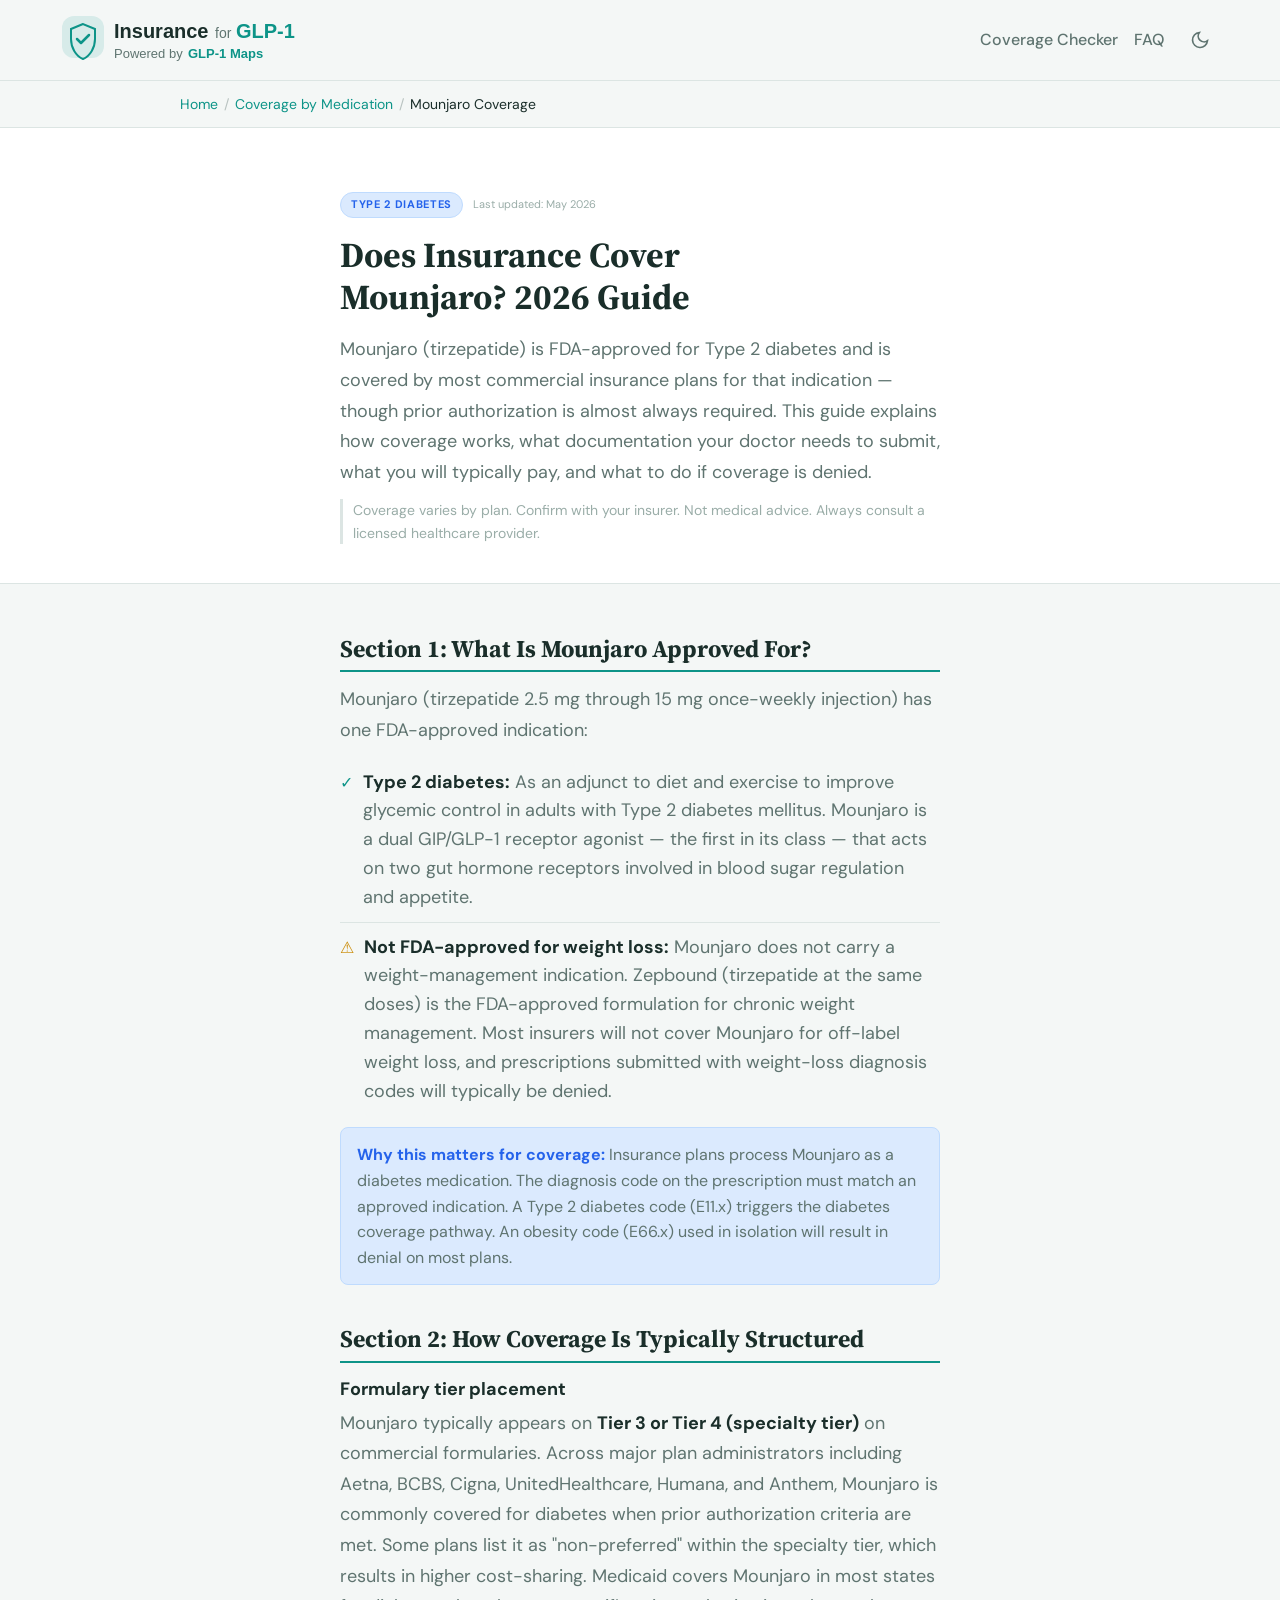
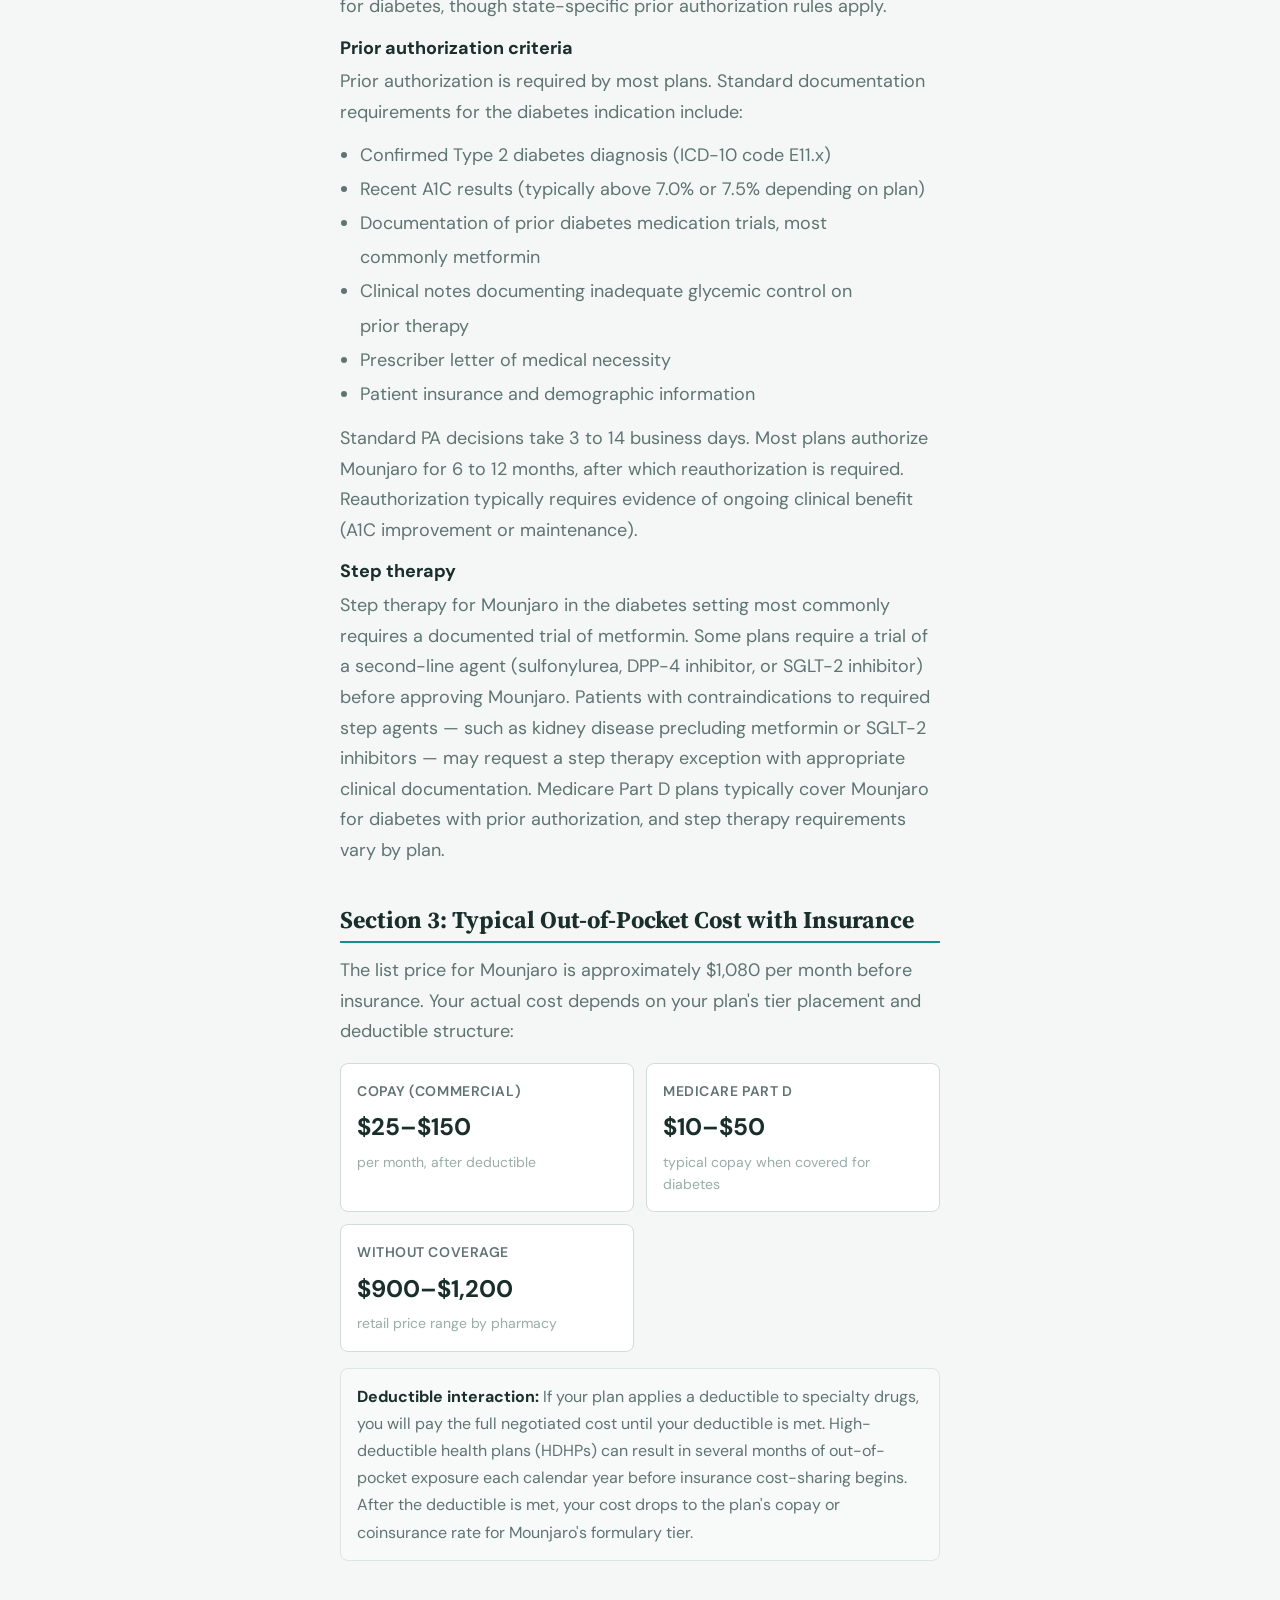
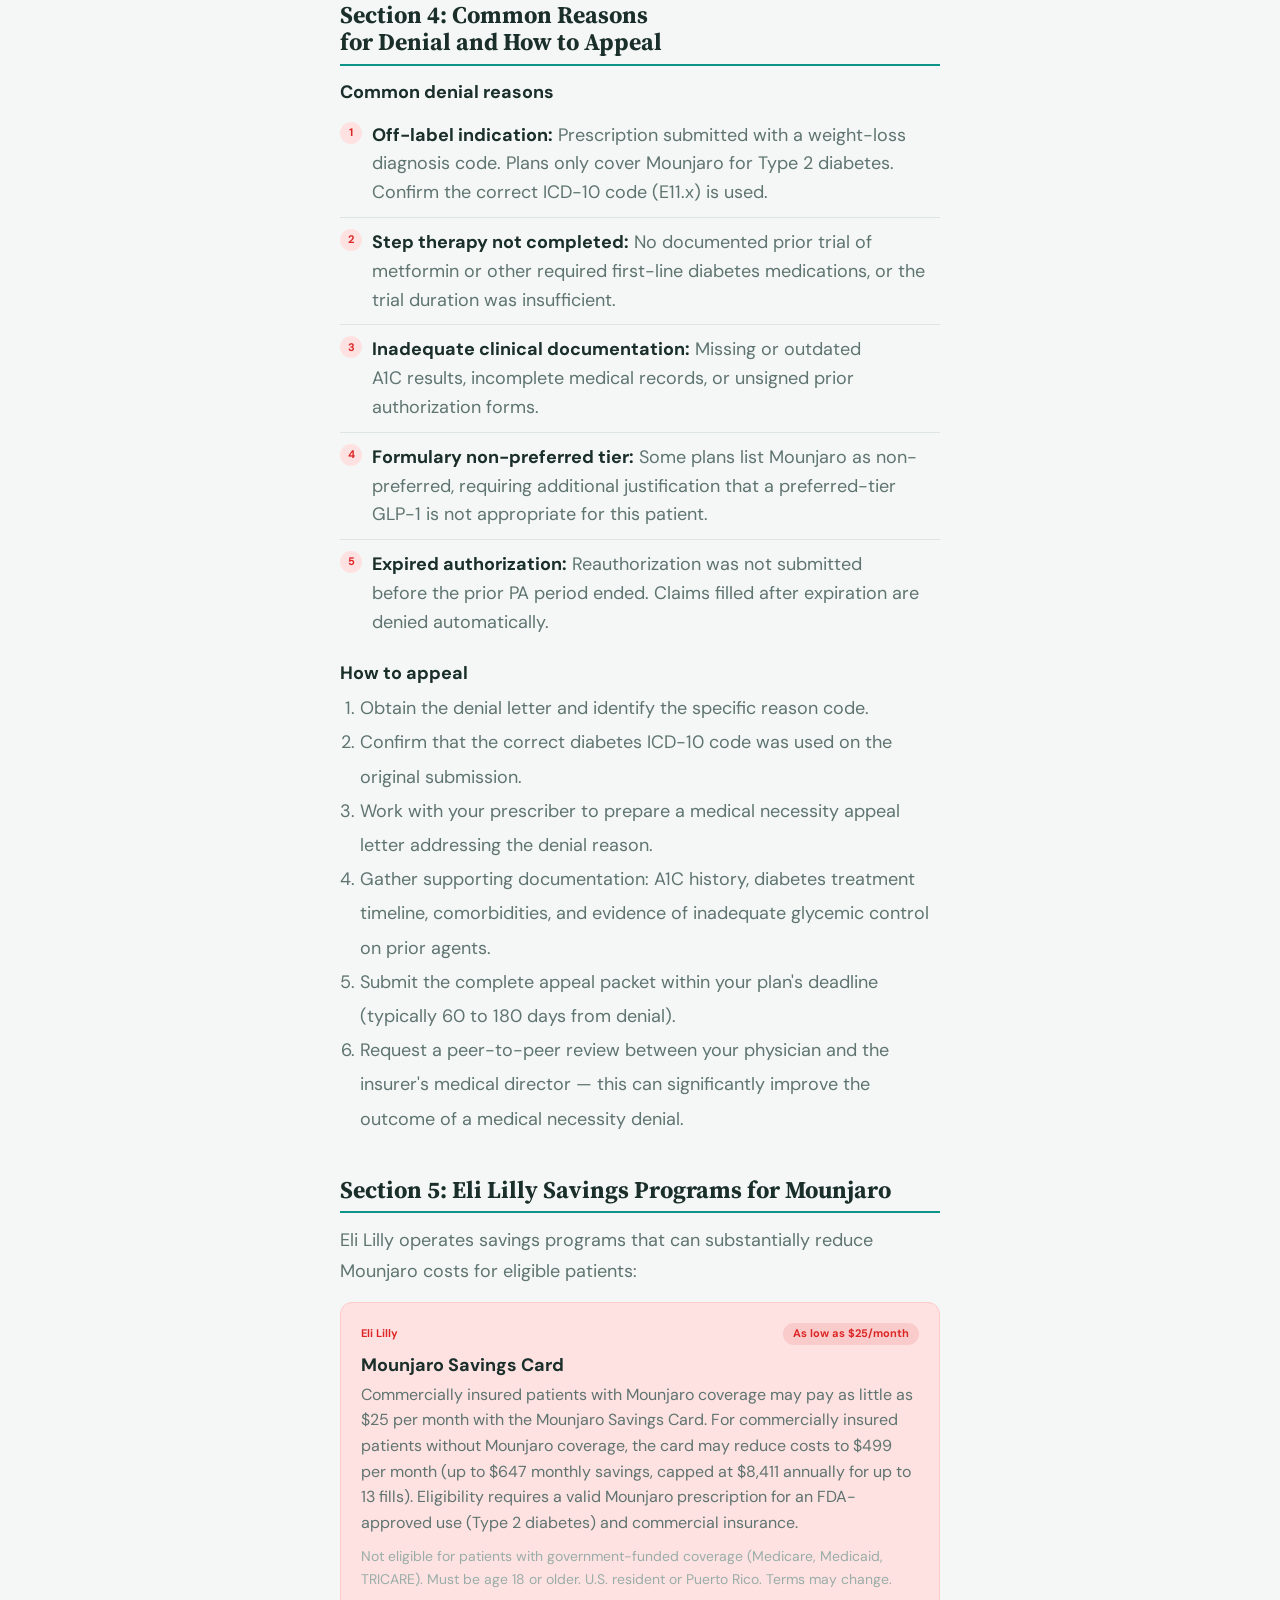
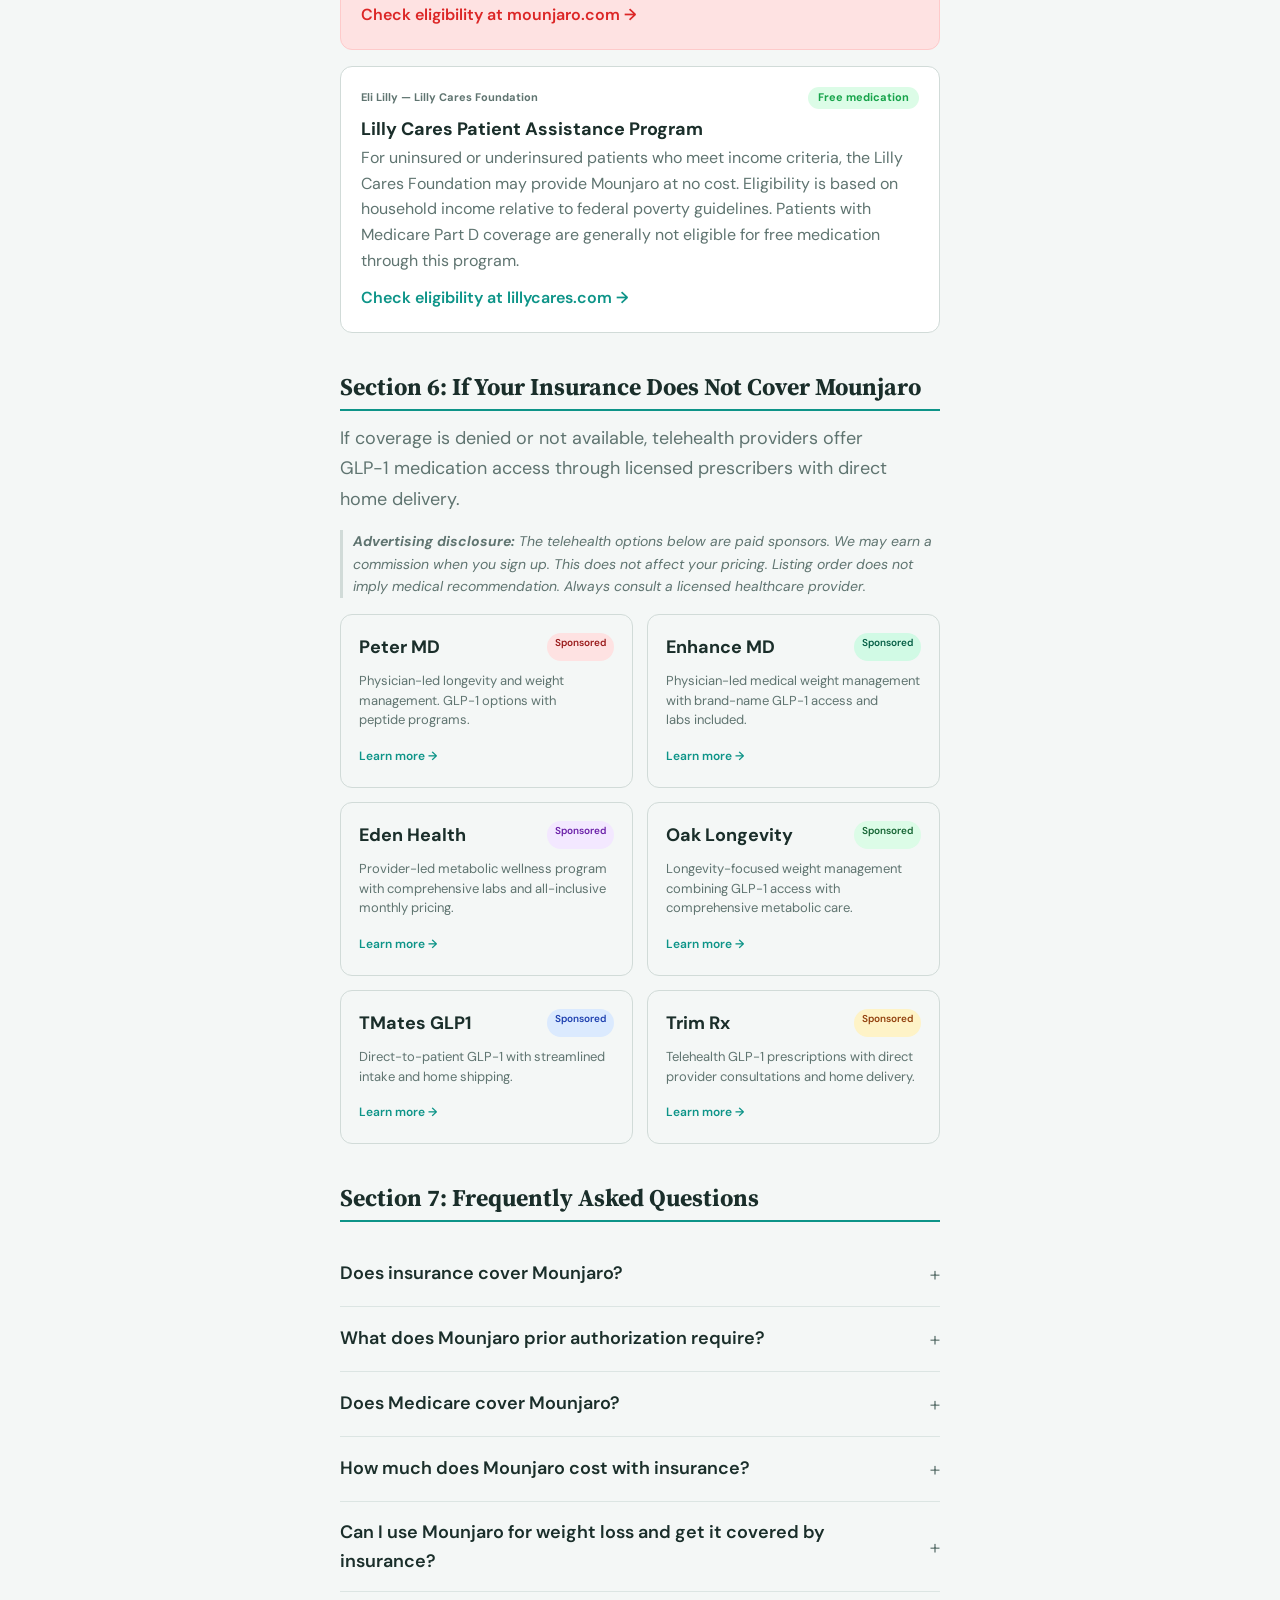
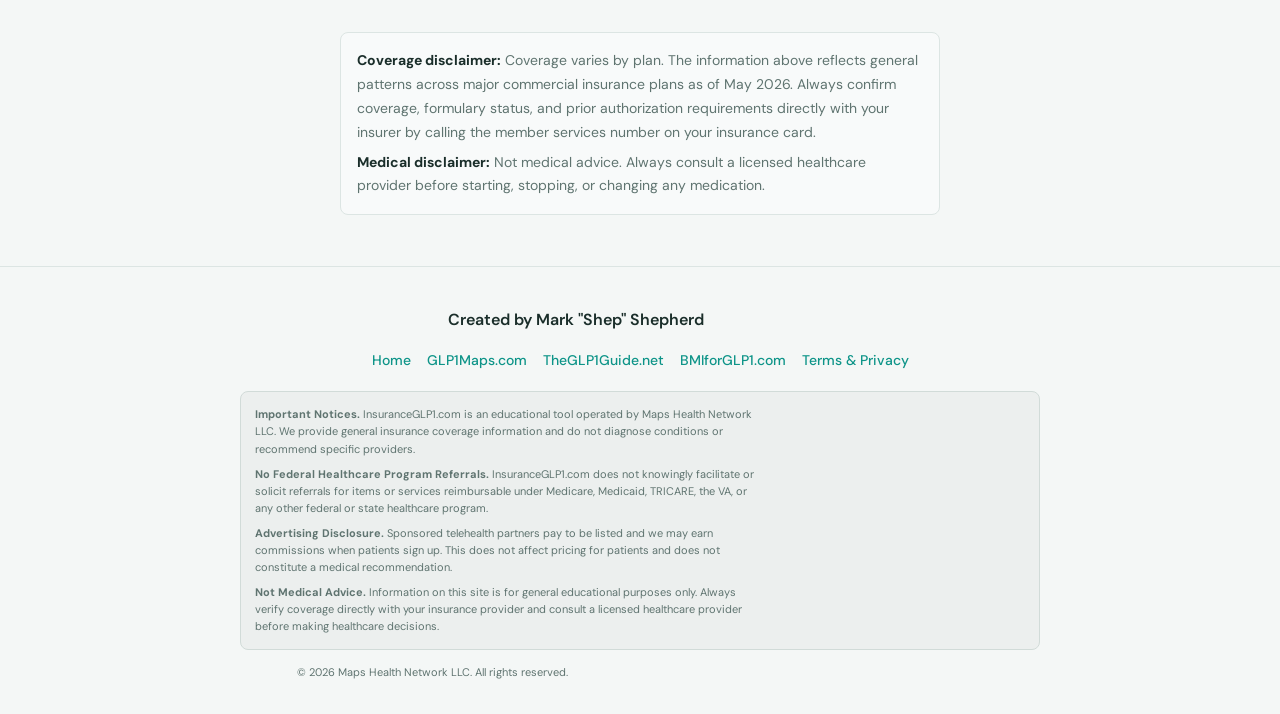
<file: mounjaro-coverage.html>
<!DOCTYPE html>
<html lang="en">
<head>
  <meta charset="UTF-8">
  <meta name="viewport" content="width=device-width, initial-scale=1.0">
  <!-- Google tag (gtag.js) -->
  <script async src="https://www.googletagmanager.com/gtag/js?id=G-XJ10VYEBLD"></script>
  <script>
    window.dataLayer = window.dataLayer || [];
    function gtag(){dataLayer.push(arguments);}
    gtag('js', new Date());
    gtag('config', 'G-XJ10VYEBLD');
  </script>
  <title>Does Insurance Cover Mounjaro? 2026 Coverage, Cost, and Prior Authorization Guide | InsuranceGLP1</title>
  <meta name="description" content="Find out if insurance covers Mounjaro in 2026. Learn about formulary placement, prior authorization criteria for Type 2 diabetes, step therapy, typical out-of-pocket costs, and Eli Lilly savings programs.">
  <meta name="keywords" content="does insurance cover Mounjaro, Mounjaro insurance coverage 2026, Mounjaro prior authorization, Mounjaro cost with insurance, Mounjaro coverage denial appeal, Lilly Cares savings Mounjaro">
  <meta name="robots" content="index, follow, max-image-preview:large, max-snippet:-1">
  <meta name="author" content="Mark Shepherd">
  <meta name="theme-color" content="#0d9488">
  <link rel="canonical" href="https://www.insuranceglp1.com/mounjaro-coverage.html">

  <!-- Open Graph -->
  <meta property="og:type" content="article">
  <meta property="og:url" content="https://www.insuranceglp1.com/mounjaro-coverage.html">
  <meta property="og:site_name" content="InsuranceGLP1 — Powered by GLP-1 Maps">
  <meta property="og:title" content="Does Insurance Cover Mounjaro? 2026 Coverage, Cost, and Prior Authorization Guide">
  <meta property="og:description" content="Mounjaro coverage in 2026: formulary tiers, prior authorization criteria for Type 2 diabetes, step therapy, copay ranges, denial reasons, and Eli Lilly savings programs.">
  <meta property="og:image" content="https://www.glp1maps.com/og-image.png">
  <meta property="og:locale" content="en_US">

  <!-- Twitter Card -->
  <meta name="twitter:card" content="summary_large_image">
  <meta name="twitter:title" content="Does Insurance Cover Mounjaro? 2026 Coverage, Cost, and Prior Authorization Guide">
  <meta name="twitter:description" content="Formulary placement, prior authorization, cost ranges, and appeal guidance for Mounjaro coverage in 2026.">
  <meta name="twitter:image" content="https://www.glp1maps.com/og-image.png">

  <!-- Favicon -->
  <link rel="icon" type="image/svg+xml" href="https://www.glp1maps.com/favicon.svg">

  <!-- Fonts -->
  <link rel="preconnect" href="https://fonts.googleapis.com">
  <link rel="preconnect" href="https://fonts.gstatic.com" crossorigin>
  <link href="https://fonts.googleapis.com/css2?family=DM+Sans:ital,opsz,wght@0,9..40,300..700;1,9..40,300..700&family=Source+Serif+4:opsz,wght@8..60,400;8..60,600;8..60,700&display=swap" rel="stylesheet">

  <link rel="stylesheet" href="./base.css">
  <link rel="stylesheet" href="./style.css">

  <!-- Schema: MedicalWebPage + Drug + FAQPage + BreadcrumbList -->
  <script type="application/ld+json">
  {
    "@context": "https://schema.org",
    "@type": ["MedicalWebPage"],
    "name": "Does Insurance Cover Mounjaro? 2026 Coverage, Cost, and Prior Authorization Guide",
    "description": "Comprehensive 2026 guide to Mounjaro insurance coverage for Type 2 diabetes, including formulary placement, prior authorization criteria, step therapy, out-of-pocket costs, denial reasons, and Eli Lilly savings programs.",
    "url": "https://www.insuranceglp1.com/mounjaro-coverage.html",
    "inLanguage": "en-US",
    "isAccessibleForFree": true,
    "dateModified": "2026-05-07",
    "audience": { "@type": "MedicalAudience", "audienceType": "Patient" },
    "about": {
      "@type": "MedicalEntity",
      "name": "Mounjaro",
      "activeIngredient": "tirzepatide",
      "manufacturer": { "@type": "Organization", "name": "Eli Lilly" },
      "legalStatus": "Prescription only"
    },
    "publisher": {
      "@type": "Organization",
      "name": "Maps Health Network, LLC",
      "url": "https://www.glp1maps.com",
      "logo": "https://www.glp1maps.com/og-image.png"
    }
  }
  </script>
  <script type="application/ld+json">
  {
    "@context": "https://schema.org",
    "@type": "FAQPage",
    "mainEntity": [
      {
        "@type": "Question",
        "name": "Does insurance cover Mounjaro?",
        "acceptedAnswer": {
          "@type": "Answer",
          "text": "Most commercial insurance plans cover Mounjaro when prescribed for Type 2 diabetes, typically requiring prior authorization and documentation of a diabetes diagnosis. Coverage is generally not available when Mounjaro is prescribed off-label for weight loss, as the FDA-approved weight-management formulation is Zepbound (tirzepatide)."
        }
      },
      {
        "@type": "Question",
        "name": "What does Mounjaro prior authorization require?",
        "acceptedAnswer": {
          "@type": "Answer",
          "text": "Prior authorization for Mounjaro typically requires: confirmed Type 2 diabetes diagnosis with ICD-10 code E11.x, recent A1C lab results, documentation of prior diabetes medication trials (usually metformin), a prescriber letter of medical necessity, and patient insurance information. Processing typically takes 3 to 14 business days."
        }
      },
      {
        "@type": "Question",
        "name": "Does Medicare cover Mounjaro?",
        "acceptedAnswer": {
          "@type": "Answer",
          "text": "Medicare Part D covers Mounjaro when prescribed for Type 2 diabetes, subject to your plan's formulary and prior authorization requirements. Copays under Medicare Part D typically range from $10 to $50 per month when covered. Medicare does not cover Mounjaro prescribed for weight loss."
        }
      },
      {
        "@type": "Question",
        "name": "How much does Mounjaro cost with insurance?",
        "acceptedAnswer": {
          "@type": "Answer",
          "text": "With commercial insurance coverage for diabetes, copays commonly range from $25 to $150 per month depending on your plan's tier and deductible. The list price is approximately $1,080 per month. Commercially insured patients who qualify for the Mounjaro Savings Card from Eli Lilly may pay as little as $25 per month."
        }
      },
      {
        "@type": "Question",
        "name": "Can I use Mounjaro for weight loss and get it covered?",
        "acceptedAnswer": {
          "@type": "Answer",
          "text": "Mounjaro is FDA-approved only for Type 2 diabetes. Insurance coverage for off-label weight loss use is generally not available. Zepbound (tirzepatide) is the FDA-approved formulation for chronic weight management and has a separate, though difficult, coverage pathway for that indication."
        }
      }
    ]
  }
  </script>
  <script type="application/ld+json">
  {
    "@context": "https://schema.org",
    "@type": "BreadcrumbList",
    "itemListElement": [
      { "@type": "ListItem", "position": 1, "name": "Home", "item": "https://www.insuranceglp1.com/" },
      { "@type": "ListItem", "position": 2, "name": "Coverage by Medication", "item": "https://www.insuranceglp1.com/#coverage-by-medication" },
      { "@type": "ListItem", "position": 3, "name": "Mounjaro Coverage", "item": "https://www.insuranceglp1.com/mounjaro-coverage.html" }
    ]
  }
  </script>
<script type="application/ld+json">
{
  "@context": "https://schema.org",
  "@type": "Person",
  "@id": "https://shepsmethod.com/about.html#person",
  "name": "Mark Shepherd",
  "alternateName": "Shep Shepherd",
  "jobTitle": "Founder",
  "worksFor": {
    "@type": "Organization",
    "name": "Maps Health Network, LLC",
    "url": "https://www.glp1maps.com"
  },
  "description": "35 years in U.S. medical device sales, 26 of those at Medtronic. Two-time U.S. Representative of the Year at Medtronic. GLP-1 patient who lost 50 pounds in 9 months on Mounjaro. Founder of Maps Health Network, LLC. Creator of The S.H.E.P.S. Method.",
  "image": "https://shepsmethod.com/assets/shep-headshot.jpg",
  "email": "Mark@GLP1Receptionist.com",
  "url": "https://shepsmethod.com/about.html",
  "knowsAbout": ["GLP-1 medications", "Ozempic", "Wegovy", "Mounjaro", "Zepbound", "Weight management", "Medical device sales", "Patient concierge systems"],
  "sameAs": ["https://www.glp1maps.com", "https://glp1receptionist.com", "https://shepsmethod.com", "https://www.bmiforglp1.com", "https://www.insuranceglp1.com"]
}
</script>
</head>
<body>

  <!-- Header -->
  <header class="site-header">
    <div class="header-inner">
      <a href="https://www.insuranceglp1.com/" class="logo-link" aria-label="InsuranceGLP1 - Powered by GLP-1 Maps">
        <svg class="logo-svg" viewBox="0 0 290 56" aria-hidden="true" fill="none" xmlns="http://www.w3.org/2000/svg" style="width:290px;height:56px;cursor:pointer">
          <rect x="2" y="4" width="42" height="42" rx="12" fill="var(--color-primary)" opacity="0.12"/>
          <path d="M23 12L11 17v10c0 8.8 5 17 12 20 7-3 12-11.2 12-20V17L23 12z" fill="none" stroke="var(--color-primary)" stroke-width="2"/>
          <path d="M17 27l4 4 8-8" stroke="var(--color-primary)" stroke-width="2.5" stroke-linecap="round" stroke-linejoin="round"/>
          <text x="54" y="26" font-family="-apple-system, BlinkMacSystemFont, sans-serif" font-weight="800" font-size="20" fill="var(--color-text)">Insurance</text>
          <text x="155" y="26" font-family="-apple-system, BlinkMacSystemFont, sans-serif" font-weight="400" font-size="14" fill="var(--color-text-muted)">for</text>
          <text x="176" y="26" font-family="-apple-system, BlinkMacSystemFont, sans-serif" font-weight="800" font-size="20" fill="var(--color-primary)">GLP-1</text>
          <text x="54" y="46" font-family="-apple-system, BlinkMacSystemFont, sans-serif" font-weight="400" font-size="13" fill="var(--color-text-muted)">Powered by</text>
          <text x="128" y="46" font-family="-apple-system, BlinkMacSystemFont, sans-serif" font-weight="700" font-size="13" fill="var(--color-primary)">GLP-1 Maps</text>
        </svg>
      </a>
      <div class="header-actions">
        <a href="https://www.insuranceglp1.com/" class="nav-link">Coverage Checker</a>
        <a href="#faq" class="nav-link">FAQ</a>
        <button data-theme-toggle aria-label="Switch to dark mode">
          <svg width="20" height="20" viewBox="0 0 24 24" fill="none" stroke="currentColor" stroke-width="2"><path d="M21 12.79A9 9 0 1 1 11.21 3 7 7 0 0 0 21 12.79z"/></svg>
        </button>
      </div>
    </div>
  </header>

  <main>

    <!-- Breadcrumb -->
    <nav aria-label="Breadcrumb" style="padding:12px 0;border-bottom:1px solid var(--color-divider);">
      <div class="container">
        <ol style="display:flex;flex-wrap:wrap;gap:6px;list-style:none;padding:0;margin:0;font-size:var(--text-xs);color:var(--color-text-muted);">
          <li><a href="https://www.insuranceglp1.com/" style="color:var(--color-primary);text-decoration:none;">Home</a></li>
          <li style="opacity:0.4;">/</li>
          <li><a href="https://www.insuranceglp1.com/#coverage-by-medication" style="color:var(--color-primary);text-decoration:none;">Coverage by Medication</a></li>
          <li style="opacity:0.4;">/</li>
          <li style="color:var(--color-text);">Mounjaro Coverage</li>
        </ol>
      </div>
    </nav>

    <!-- Hero / Article Header -->
    <section style="padding:clamp(2rem,5vw,4rem) 0 clamp(1.5rem,3vw,2.5rem);background:var(--color-surface);border-bottom:1px solid var(--color-divider);">
      <div class="container" style="max-width:var(--content-narrow);">
        <div style="display:flex;align-items:center;gap:10px;margin-bottom:16px;">
          <span style="font-size:11px;font-weight:700;text-transform:uppercase;letter-spacing:0.06em;background:var(--color-blue-bg);color:var(--color-blue);border:1px solid var(--color-blue-border);padding:3px 10px;border-radius:var(--radius-full);">Type 2 Diabetes</span>
          <span style="font-size:11px;color:var(--color-text-faint);">Last updated: May 2026</span>
        </div>
        <h1 style="font-family:var(--font-display);font-size:var(--text-xl);font-weight:700;color:var(--color-text);line-height:1.2;margin-bottom:16px;">Does Insurance Cover Mounjaro? 2026 Guide</h1>
        <p style="font-size:var(--text-base);color:var(--color-text-muted);line-height:1.7;margin-bottom:8px;">Mounjaro (tirzepatide) is FDA-approved for Type 2 diabetes and is covered by most commercial insurance plans for that indication — though prior authorization is almost always required. This guide explains how coverage works, what documentation your doctor needs to submit, what you will typically pay, and what to do if coverage is denied.</p>
        <p style="font-size:var(--text-xs);color:var(--color-text-faint);border-left:3px solid var(--color-divider);padding-left:10px;margin-top:12px;">Coverage varies by plan. Confirm with your insurer. Not medical advice. Always consult a licensed healthcare provider.</p>
      </div>
    </section>

    <!-- Article Body -->
    <article style="padding:clamp(2rem,4vw,3.5rem) 0;">
      <div class="container" style="max-width:var(--content-narrow);">

        <!-- Section 1: Approved Indications -->
        <section style="margin-bottom:2.5rem;">
          <h2 style="font-family:var(--font-display);font-size:var(--text-lg);font-weight:700;color:var(--color-text);margin-bottom:12px;padding-bottom:8px;border-bottom:2px solid var(--color-primary);">Section 1: What Is Mounjaro Approved For?</h2>
          <p style="color:var(--color-text-muted);line-height:1.7;margin-bottom:12px;">Mounjaro (tirzepatide 2.5 mg through 15 mg once-weekly injection) has one FDA-approved indication:</p>
          <ul style="list-style:none;padding:0;margin:0 0 12px 0;">
            <li style="display:flex;gap:10px;align-items:flex-start;padding:10px 0;border-bottom:1px solid var(--color-divider);">
              <span style="color:var(--color-primary);font-size:1rem;flex-shrink:0;margin-top:2px;">&#10003;</span>
              <div><strong style="color:var(--color-text);">Type 2 diabetes:</strong> <span style="color:var(--color-text-muted);">As an adjunct to diet and exercise to improve glycemic control in adults with Type 2 diabetes mellitus. Mounjaro is a dual GIP/GLP-1 receptor agonist — the first in its class — that acts on two gut hormone receptors involved in blood sugar regulation and appetite.</span></div>
            </li>
            <li style="display:flex;gap:10px;align-items:flex-start;padding:10px 0;">
              <span style="color:var(--color-warning);font-size:1rem;flex-shrink:0;margin-top:2px;">&#9888;</span>
              <div><strong style="color:var(--color-text);">Not FDA-approved for weight loss:</strong> <span style="color:var(--color-text-muted);">Mounjaro does not carry a weight-management indication. Zepbound (tirzepatide at the same doses) is the FDA-approved formulation for chronic weight management. Most insurers will not cover Mounjaro for off-label weight loss, and prescriptions submitted with weight-loss diagnosis codes will typically be denied.</span></div>
            </li>
          </ul>
          <div style="background:var(--color-blue-bg);border:1px solid var(--color-blue-border);border-radius:var(--radius-md);padding:14px 16px;font-size:var(--text-sm);color:var(--color-text-muted);">
            <strong style="color:var(--color-blue);">Why this matters for coverage:</strong> Insurance plans process Mounjaro as a diabetes medication. The diagnosis code on the prescription must match an approved indication. A Type 2 diabetes code (E11.x) triggers the diabetes coverage pathway. An obesity code (E66.x) used in isolation will result in denial on most plans.
          </div>
        </section>

        <!-- Section 2: Coverage Structure -->
        <section style="margin-bottom:2.5rem;">
          <h2 style="font-family:var(--font-display);font-size:var(--text-lg);font-weight:700;color:var(--color-text);margin-bottom:12px;padding-bottom:8px;border-bottom:2px solid var(--color-primary);">Section 2: How Coverage Is Typically Structured</h2>

          <h3 style="font-size:var(--text-base);font-weight:700;color:var(--color-text);margin:16px 0 8px;">Formulary tier placement</h3>
          <p style="color:var(--color-text-muted);line-height:1.7;margin-bottom:12px;">Mounjaro typically appears on <strong style="color:var(--color-text);">Tier 3 or Tier 4 (specialty tier)</strong> on commercial formularies. Across major plan administrators including Aetna, BCBS, Cigna, UnitedHealthcare, Humana, and Anthem, Mounjaro is commonly covered for diabetes when prior authorization criteria are met. Some plans list it as "non-preferred" within the specialty tier, which results in higher cost-sharing. Medicaid covers Mounjaro in most states for diabetes, though state-specific prior authorization rules apply.</p>

          <h3 style="font-size:var(--text-base);font-weight:700;color:var(--color-text);margin:16px 0 8px;">Prior authorization criteria</h3>
          <p style="color:var(--color-text-muted);line-height:1.7;margin-bottom:10px;">Prior authorization is required by most plans. Standard documentation requirements for the diabetes indication include:</p>
          <ul style="padding-left:20px;color:var(--color-text-muted);line-height:1.9;margin-bottom:12px;">
            <li>Confirmed Type 2 diabetes diagnosis (ICD-10 code E11.x)</li>
            <li>Recent A1C results (typically above 7.0% or 7.5% depending on plan)</li>
            <li>Documentation of prior diabetes medication trials, most commonly metformin</li>
            <li>Clinical notes documenting inadequate glycemic control on prior therapy</li>
            <li>Prescriber letter of medical necessity</li>
            <li>Patient insurance and demographic information</li>
          </ul>
          <p style="color:var(--color-text-muted);line-height:1.7;margin-bottom:12px;">Standard PA decisions take 3 to 14 business days. Most plans authorize Mounjaro for 6 to 12 months, after which reauthorization is required. Reauthorization typically requires evidence of ongoing clinical benefit (A1C improvement or maintenance).</p>

          <h3 style="font-size:var(--text-base);font-weight:700;color:var(--color-text);margin:16px 0 8px;">Step therapy</h3>
          <p style="color:var(--color-text-muted);line-height:1.7;margin-bottom:12px;">Step therapy for Mounjaro in the diabetes setting most commonly requires a documented trial of metformin. Some plans require a trial of a second-line agent (sulfonylurea, DPP-4 inhibitor, or SGLT-2 inhibitor) before approving Mounjaro. Patients with contraindications to required step agents — such as kidney disease precluding metformin or SGLT-2 inhibitors — may request a step therapy exception with appropriate clinical documentation. Medicare Part D plans typically cover Mounjaro for diabetes with prior authorization, and step therapy requirements vary by plan.</p>
        </section>

        <!-- Section 3: Out-of-Pocket Cost -->
        <section style="margin-bottom:2.5rem;">
          <h2 style="font-family:var(--font-display);font-size:var(--text-lg);font-weight:700;color:var(--color-text);margin-bottom:12px;padding-bottom:8px;border-bottom:2px solid var(--color-primary);">Section 3: Typical Out-of-Pocket Cost with Insurance</h2>
          <p style="color:var(--color-text-muted);line-height:1.7;margin-bottom:16px;">The list price for Mounjaro is approximately $1,080 per month before insurance. Your actual cost depends on your plan's tier placement and deductible structure:</p>

          <div style="display:grid;grid-template-columns:repeat(auto-fit,minmax(200px,1fr));gap:12px;margin-bottom:16px;">
            <div style="background:var(--color-surface);border:1px solid var(--color-border);border-radius:var(--radius-md);padding:16px;">
              <div style="font-size:var(--text-xs);color:var(--color-text-muted);margin-bottom:6px;font-weight:600;text-transform:uppercase;letter-spacing:0.04em;">Copay (commercial)</div>
              <div style="font-size:var(--text-lg);font-weight:700;color:var(--color-text);">$25–$150</div>
              <div style="font-size:var(--text-xs);color:var(--color-text-faint);margin-top:4px;">per month, after deductible</div>
            </div>
            <div style="background:var(--color-surface);border:1px solid var(--color-border);border-radius:var(--radius-md);padding:16px;">
              <div style="font-size:var(--text-xs);color:var(--color-text-muted);margin-bottom:6px;font-weight:600;text-transform:uppercase;letter-spacing:0.04em;">Medicare Part D</div>
              <div style="font-size:var(--text-lg);font-weight:700;color:var(--color-text);">$10–$50</div>
              <div style="font-size:var(--text-xs);color:var(--color-text-faint);margin-top:4px;">typical copay when covered for diabetes</div>
            </div>
            <div style="background:var(--color-surface);border:1px solid var(--color-border);border-radius:var(--radius-md);padding:16px;">
              <div style="font-size:var(--text-xs);color:var(--color-text-muted);margin-bottom:6px;font-weight:600;text-transform:uppercase;letter-spacing:0.04em;">Without coverage</div>
              <div style="font-size:var(--text-lg);font-weight:700;color:var(--color-text);">$900–$1,200</div>
              <div style="font-size:var(--text-xs);color:var(--color-text-faint);margin-top:4px;">retail price range by pharmacy</div>
            </div>
          </div>

          <div style="background:var(--color-surface-2);border:1px solid var(--color-divider);border-radius:var(--radius-md);padding:14px 16px;font-size:var(--text-sm);color:var(--color-text-muted);line-height:1.7;">
            <strong style="color:var(--color-text);">Deductible interaction:</strong> If your plan applies a deductible to specialty drugs, you will pay the full negotiated cost until your deductible is met. High-deductible health plans (HDHPs) can result in several months of out-of-pocket exposure each calendar year before insurance cost-sharing begins. After the deductible is met, your cost drops to the plan's copay or coinsurance rate for Mounjaro's formulary tier.
          </div>
        </section>

        <!-- Section 4: Denial + Appeal -->
        <section style="margin-bottom:2.5rem;">
          <h2 style="font-family:var(--font-display);font-size:var(--text-lg);font-weight:700;color:var(--color-text);margin-bottom:12px;padding-bottom:8px;border-bottom:2px solid var(--color-primary);">Section 4: Common Reasons for Denial and How to Appeal</h2>

          <h3 style="font-size:var(--text-base);font-weight:700;color:var(--color-text);margin:16px 0 8px;">Common denial reasons</h3>
          <ul style="list-style:none;padding:0;margin:0 0 16px 0;">
            <li style="display:flex;gap:10px;align-items:flex-start;padding:10px 0;border-bottom:1px solid var(--color-divider);">
              <span style="background:var(--color-error-bg);color:var(--color-error);border-radius:var(--radius-full);width:22px;height:22px;display:inline-flex;align-items:center;justify-content:center;font-size:11px;font-weight:700;flex-shrink:0;margin-top:1px;">1</span>
              <div><strong style="color:var(--color-text);">Off-label indication:</strong> <span style="color:var(--color-text-muted);">Prescription submitted with a weight-loss diagnosis code. Plans only cover Mounjaro for Type 2 diabetes. Confirm the correct ICD-10 code (E11.x) is used.</span></div>
            </li>
            <li style="display:flex;gap:10px;align-items:flex-start;padding:10px 0;border-bottom:1px solid var(--color-divider);">
              <span style="background:var(--color-error-bg);color:var(--color-error);border-radius:var(--radius-full);width:22px;height:22px;display:inline-flex;align-items:center;justify-content:center;font-size:11px;font-weight:700;flex-shrink:0;margin-top:1px;">2</span>
              <div><strong style="color:var(--color-text);">Step therapy not completed:</strong> <span style="color:var(--color-text-muted);">No documented prior trial of metformin or other required first-line diabetes medications, or the trial duration was insufficient.</span></div>
            </li>
            <li style="display:flex;gap:10px;align-items:flex-start;padding:10px 0;border-bottom:1px solid var(--color-divider);">
              <span style="background:var(--color-error-bg);color:var(--color-error);border-radius:var(--radius-full);width:22px;height:22px;display:inline-flex;align-items:center;justify-content:center;font-size:11px;font-weight:700;flex-shrink:0;margin-top:1px;">3</span>
              <div><strong style="color:var(--color-text);">Inadequate clinical documentation:</strong> <span style="color:var(--color-text-muted);">Missing or outdated A1C results, incomplete medical records, or unsigned prior authorization forms.</span></div>
            </li>
            <li style="display:flex;gap:10px;align-items:flex-start;padding:10px 0;border-bottom:1px solid var(--color-divider);">
              <span style="background:var(--color-error-bg);color:var(--color-error);border-radius:var(--radius-full);width:22px;height:22px;display:inline-flex;align-items:center;justify-content:center;font-size:11px;font-weight:700;flex-shrink:0;margin-top:1px;">4</span>
              <div><strong style="color:var(--color-text);">Formulary non-preferred tier:</strong> <span style="color:var(--color-text-muted);">Some plans list Mounjaro as non-preferred, requiring additional justification that a preferred-tier GLP-1 is not appropriate for this patient.</span></div>
            </li>
            <li style="display:flex;gap:10px;align-items:flex-start;padding:10px 0;">
              <span style="background:var(--color-error-bg);color:var(--color-error);border-radius:var(--radius-full);width:22px;height:22px;display:inline-flex;align-items:center;justify-content:center;font-size:11px;font-weight:700;flex-shrink:0;margin-top:1px;">5</span>
              <div><strong style="color:var(--color-text);">Expired authorization:</strong> <span style="color:var(--color-text-muted);">Reauthorization was not submitted before the prior PA period ended. Claims filled after expiration are denied automatically.</span></div>
            </li>
          </ul>

          <h3 style="font-size:var(--text-base);font-weight:700;color:var(--color-text);margin:16px 0 8px;">How to appeal</h3>
          <ol style="padding-left:20px;color:var(--color-text-muted);line-height:1.9;margin-bottom:12px;">
            <li>Obtain the denial letter and identify the specific reason code.</li>
            <li>Confirm that the correct diabetes ICD-10 code was used on the original submission.</li>
            <li>Work with your prescriber to prepare a medical necessity appeal letter addressing the denial reason.</li>
            <li>Gather supporting documentation: A1C history, diabetes treatment timeline, comorbidities, and evidence of inadequate glycemic control on prior agents.</li>
            <li>Submit the complete appeal packet within your plan's deadline (typically 60 to 180 days from denial).</li>
            <li>Request a peer-to-peer review between your physician and the insurer's medical director — this can significantly improve the outcome of a medical necessity denial.</li>
          </ol>
        </section>

        <!-- Section 5: Manufacturer Savings -->
        <section style="margin-bottom:2.5rem;">
          <h2 style="font-family:var(--font-display);font-size:var(--text-lg);font-weight:700;color:var(--color-text);margin-bottom:12px;padding-bottom:8px;border-bottom:2px solid var(--color-primary);">Section 5: Eli Lilly Savings Programs for Mounjaro</h2>
          <p style="color:var(--color-text-muted);line-height:1.7;margin-bottom:16px;">Eli Lilly operates savings programs that can substantially reduce Mounjaro costs for eligible patients:</p>

          <div style="display:grid;gap:16px;">
            <a href="https://www.mounjaro.com/savings" target="_blank" rel="noopener noreferrer" style="display:block;padding:20px;border:1px solid var(--color-error-border);border-radius:var(--radius-lg);background:var(--color-error-bg);text-decoration:none;">
              <div style="display:flex;align-items:center;justify-content:space-between;margin-bottom:10px;">
                <span style="font-size:11px;font-weight:700;color:var(--color-error);">Eli Lilly</span>
                <span style="font-size:11px;font-weight:700;color:var(--color-error);background:rgba(220,38,38,0.12);padding:2px 10px;border-radius:var(--radius-full);">As low as $25/month</span>
              </div>
              <h3 style="font-size:var(--text-base);font-weight:700;color:var(--color-text);margin-bottom:6px;">Mounjaro Savings Card</h3>
              <p style="font-size:var(--text-sm);color:var(--color-text-muted);line-height:1.6;margin-bottom:10px;">Commercially insured patients with Mounjaro coverage may pay as little as $25 per month with the Mounjaro Savings Card. For commercially insured patients without Mounjaro coverage, the card may reduce costs to $499 per month (up to $647 monthly savings, capped at $8,411 annually for up to 13 fills). Eligibility requires a valid Mounjaro prescription for an FDA-approved use (Type 2 diabetes) and commercial insurance.</p>
              <p style="font-size:var(--text-xs);color:var(--color-text-faint);margin-bottom:10px;">Not eligible for patients with government-funded coverage (Medicare, Medicaid, TRICARE). Must be age 18 or older. U.S. resident or Puerto Rico. Terms may change.</p>
              <span style="font-size:var(--text-sm);font-weight:600;color:var(--color-error);">Check eligibility at mounjaro.com &#8594;</span>
            </a>

            <a href="https://www.lillycares.com" target="_blank" rel="noopener noreferrer" style="display:block;padding:20px;border:1px solid var(--color-border);border-radius:var(--radius-lg);background:var(--color-surface);text-decoration:none;">
              <div style="display:flex;align-items:center;justify-content:space-between;margin-bottom:10px;">
                <span style="font-size:11px;font-weight:700;color:var(--color-text-muted);">Eli Lilly — Lilly Cares Foundation</span>
                <span style="font-size:11px;font-weight:700;color:var(--color-success);background:var(--color-success-bg);padding:2px 10px;border-radius:var(--radius-full);">Free medication</span>
              </div>
              <h3 style="font-size:var(--text-base);font-weight:700;color:var(--color-text);margin-bottom:6px;">Lilly Cares Patient Assistance Program</h3>
              <p style="font-size:var(--text-sm);color:var(--color-text-muted);line-height:1.6;margin-bottom:10px;">For uninsured or underinsured patients who meet income criteria, the Lilly Cares Foundation may provide Mounjaro at no cost. Eligibility is based on household income relative to federal poverty guidelines. Patients with Medicare Part D coverage are generally not eligible for free medication through this program.</p>
              <span style="font-size:var(--text-sm);font-weight:600;color:var(--color-primary);">Check eligibility at lillycares.com &#8594;</span>
            </a>
          </div>
        </section>

        <!-- Section 6: If Not Covered -->
        <section style="margin-bottom:2.5rem;">
          <h2 style="font-family:var(--font-display);font-size:var(--text-lg);font-weight:700;color:var(--color-text);margin-bottom:12px;padding-bottom:8px;border-bottom:2px solid var(--color-primary);">Section 6: If Your Insurance Does Not Cover Mounjaro</h2>
          <p style="color:var(--color-text-muted);line-height:1.7;margin-bottom:16px;">If coverage is denied or not available, telehealth providers offer GLP-1 medication access through licensed prescribers with direct home delivery.</p>
          <p style="font-size:var(--text-xs);color:var(--color-text-muted);border-left:3px solid var(--color-border);padding-left:10px;margin-bottom:16px;font-style:italic;"><strong>Advertising disclosure:</strong> The telehealth options below are paid sponsors. We may earn a commission when you sign up. This does not affect your pricing. Listing order does not imply medical recommendation. Always consult a licensed healthcare provider.</p>

          <div style="display:grid;grid-template-columns:repeat(auto-fit,minmax(250px,1fr));gap:14px;">
            <a href="https://track.revoffers.com/aff_c?offer_id=1344&aff_id=12198" target="_blank" rel="noopener noreferrer sponsored" style="display:block;padding:18px;border:1px solid var(--color-border);border-radius:var(--radius-lg);text-decoration:none;transition:box-shadow 0.2s;" onmouseover="this.style.boxShadow='0 4px 12px rgba(0,0,0,0.1)'" onmouseout="this.style.boxShadow='none'">
              <div style="display:flex;justify-content:space-between;margin-bottom:10px;"><strong style="color:var(--color-text);">Peter MD</strong><span style="font-size:10px;background:#fee2e2;color:#991b1b;padding:2px 8px;border-radius:99px;font-weight:600;">Sponsored</span></div>
              <p style="font-size:13px;color:var(--color-text-muted);margin:0 0 10px 0;line-height:1.5;">Physician-led longevity and weight management. GLP-1 options with peptide programs.</p>
              <span style="font-size:12px;font-weight:600;color:var(--color-primary);">Learn more &#8594;</span>
            </a>
            <a href="https://track.revoffers.com/aff_c?offer_id=738&aff_id=12198" target="_blank" rel="noopener noreferrer sponsored" style="display:block;padding:18px;border:1px solid var(--color-border);border-radius:var(--radius-lg);text-decoration:none;transition:box-shadow 0.2s;" onmouseover="this.style.boxShadow='0 4px 12px rgba(0,0,0,0.1)'" onmouseout="this.style.boxShadow='none'">
              <div style="display:flex;justify-content:space-between;margin-bottom:10px;"><strong style="color:var(--color-text);">Enhance MD</strong><span style="font-size:10px;background:#d1fae5;color:#065f46;padding:2px 8px;border-radius:99px;font-weight:600;">Sponsored</span></div>
              <p style="font-size:13px;color:var(--color-text-muted);margin:0 0 10px 0;line-height:1.5;">Physician-led medical weight management with brand-name GLP-1 access and labs included.</p>
              <span style="font-size:12px;font-weight:600;color:var(--color-primary);">Learn more &#8594;</span>
            </a>
            <a href="https://track.revoffers.com/aff_c?offer_id=1435&aff_id=12198" target="_blank" rel="noopener noreferrer sponsored" style="display:block;padding:18px;border:1px solid var(--color-border);border-radius:var(--radius-lg);text-decoration:none;transition:box-shadow 0.2s;" onmouseover="this.style.boxShadow='0 4px 12px rgba(0,0,0,0.1)'" onmouseout="this.style.boxShadow='none'">
              <div style="display:flex;justify-content:space-between;margin-bottom:10px;"><strong style="color:var(--color-text);">Eden Health</strong><span style="font-size:10px;background:#f3e8ff;color:#6b21a8;padding:2px 8px;border-radius:99px;font-weight:600;">Sponsored</span></div>
              <p style="font-size:13px;color:var(--color-text-muted);margin:0 0 10px 0;line-height:1.5;">Provider-led metabolic wellness program with comprehensive labs and all-inclusive monthly pricing.</p>
              <span style="font-size:12px;font-weight:600;color:var(--color-primary);">Learn more &#8594;</span>
            </a>
            <a href="https://track.revoffers.com/aff_c?offer_id=1581&aff_id=12198" target="_blank" rel="noopener noreferrer sponsored" style="display:block;padding:18px;border:1px solid var(--color-border);border-radius:var(--radius-lg);text-decoration:none;transition:box-shadow 0.2s;" onmouseover="this.style.boxShadow='0 4px 12px rgba(0,0,0,0.1)'" onmouseout="this.style.boxShadow='none'">
              <div style="display:flex;justify-content:space-between;margin-bottom:10px;"><strong style="color:var(--color-text);">Oak Longevity</strong><span style="font-size:10px;background:#dcfce7;color:#166534;padding:2px 8px;border-radius:99px;font-weight:600;">Sponsored</span></div>
              <p style="font-size:13px;color:var(--color-text-muted);margin:0 0 10px 0;line-height:1.5;">Longevity-focused weight management combining GLP-1 access with comprehensive metabolic care.</p>
              <span style="font-size:12px;font-weight:600;color:var(--color-primary);">Learn more &#8594;</span>
            </a>
            <a href="https://track.revoffers.com/aff_c?offer_id=1471&aff_id=12198" target="_blank" rel="noopener noreferrer sponsored" style="display:block;padding:18px;border:1px solid var(--color-border);border-radius:var(--radius-lg);text-decoration:none;transition:box-shadow 0.2s;" onmouseover="this.style.boxShadow='0 4px 12px rgba(0,0,0,0.1)'" onmouseout="this.style.boxShadow='none'">
              <div style="display:flex;justify-content:space-between;margin-bottom:10px;"><strong style="color:var(--color-text);">TMates GLP1</strong><span style="font-size:10px;background:#dbeafe;color:#1e40af;padding:2px 8px;border-radius:99px;font-weight:600;">Sponsored</span></div>
              <p style="font-size:13px;color:var(--color-text-muted);margin:0 0 10px 0;line-height:1.5;">Direct-to-patient GLP-1 with streamlined intake and home shipping.</p>
              <span style="font-size:12px;font-weight:600;color:var(--color-primary);">Learn more &#8594;</span>
            </a>
            <a href="https://track.revoffers.com/aff_c?offer_id=1515&aff_id=12198" target="_blank" rel="noopener noreferrer sponsored" style="display:block;padding:18px;border:1px solid var(--color-border);border-radius:var(--radius-lg);text-decoration:none;transition:box-shadow 0.2s;" onmouseover="this.style.boxShadow='0 4px 12px rgba(0,0,0,0.1)'" onmouseout="this.style.boxShadow='none'">
              <div style="display:flex;justify-content:space-between;margin-bottom:10px;"><strong style="color:var(--color-text);">Trim Rx</strong><span style="font-size:10px;background:#fef3c7;color:#92400e;padding:2px 8px;border-radius:99px;font-weight:600;">Sponsored</span></div>
              <p style="font-size:13px;color:var(--color-text-muted);margin:0 0 10px 0;line-height:1.5;">Telehealth GLP-1 prescriptions with direct provider consultations and home delivery.</p>
              <span style="font-size:12px;font-weight:600;color:var(--color-primary);">Learn more &#8594;</span>
            </a>
          </div>
        </section>

        <!-- Section 7: FAQ -->
        <section id="faq" style="margin-bottom:2.5rem;">
          <h2 style="font-family:var(--font-display);font-size:var(--text-lg);font-weight:700;color:var(--color-text);margin-bottom:20px;padding-bottom:8px;border-bottom:2px solid var(--color-primary);">Section 7: Frequently Asked Questions</h2>
          <div class="faq-list">
            <details class="faq-item">
              <summary class="faq-question">Does insurance cover Mounjaro?</summary>
              <div class="faq-answer"><p>Most commercial insurance plans cover Mounjaro when prescribed for Type 2 diabetes, though prior authorization is nearly always required. Plans generally do not cover Mounjaro for off-label weight loss — if weight management is the primary goal, Zepbound (also tirzepatide) carries the relevant FDA approval and has a separate coverage pathway.</p></div>
            </details>
            <details class="faq-item">
              <summary class="faq-question">What does Mounjaro prior authorization require?</summary>
              <div class="faq-answer"><p>Standard documentation includes: a confirmed Type 2 diabetes diagnosis (ICD-10 E11.x), recent A1C lab results demonstrating inadequate glycemic control, documentation of prior diabetes medication trials (typically metformin), a prescriber letter of medical necessity, and patient insurance information. Your prescriber's office usually handles the PA submission directly. Processing takes 3 to 14 business days.</p></div>
            </details>
            <details class="faq-item">
              <summary class="faq-question">Does Medicare cover Mounjaro?</summary>
              <div class="faq-answer"><p>Medicare Part D covers Mounjaro when prescribed for Type 2 diabetes, subject to your plan's formulary and prior authorization requirements. Copays under Medicare Part D typically range from $10 to $50 per month when covered. Medicare does not cover Mounjaro for weight loss. TRICARE covers Mounjaro for Type 2 diabetes with prior authorization, with copays of approximately $38 for a 90-day supply.</p></div>
            </details>
            <details class="faq-item">
              <summary class="faq-question">How much does Mounjaro cost with insurance?</summary>
              <div class="faq-answer"><p>With commercial insurance covering Mounjaro for diabetes, copays typically range from $25 to $150 per month depending on your plan's formulary tier and deductible. The list price is approximately $1,080 per month. Commercially insured patients who qualify for the Mounjaro Savings Card may pay as little as $25 per month. Without any coverage, retail cost is $900 to $1,200 per month by pharmacy.</p></div>
            </details>
            <details class="faq-item">
              <summary class="faq-question">Can I use Mounjaro for weight loss and get it covered by insurance?</summary>
              <div class="faq-answer"><p>Mounjaro is FDA-approved only for Type 2 diabetes. Most insurance plans will not cover it for off-label weight management. If you are seeking a tirzepatide-based medication for chronic weight management, Zepbound (the same active ingredient at overlapping doses) carries the weight-management FDA approval and has its own coverage pathway — though that coverage is also variable and restricted on many plans.</p></div>
            </details>
          </div>
        </section>

        <!-- Disclaimer -->
        <div style="background:var(--color-surface-2);border:1px solid var(--color-divider);border-radius:var(--radius-md);padding:16px;font-size:var(--text-xs);color:var(--color-text-muted);line-height:1.7;">
          <p style="margin-bottom:6px;"><strong style="color:var(--color-text);">Coverage disclaimer:</strong> Coverage varies by plan. The information above reflects general patterns across major commercial insurance plans as of May 2026. Always confirm coverage, formulary status, and prior authorization requirements directly with your insurer by calling the member services number on your insurance card.</p>
          <p style="margin:0;"><strong style="color:var(--color-text);">Medical disclaimer:</strong> Not medical advice. Always consult a licensed healthcare provider before starting, stopping, or changing any medication.</p>
        </div>

      </div>
    </article>
  </main>

  <!-- Footer -->
  <footer class="site-footer">
    <div class="container">
      <p class="footer-credit">Created by Mark "Shep" Shepherd</p>
      <nav class="footer-links" aria-label="Footer navigation">
        <a href="https://www.insuranceglp1.com/">Home</a>
        <a href="https://www.glp1maps.com" target="_blank" rel="noopener noreferrer">GLP1Maps.com</a>
        <a href="https://www.theglp1guide.net" target="_blank" rel="noopener noreferrer">TheGLP1Guide.net</a>
        <a href="https://www.bmiforglp1.com" target="_blank" rel="noopener noreferrer">BMIforGLP1.com</a>
        <a href="#">Terms &amp; Privacy</a>
      </nav>
      <div style="background:rgba(0,0,0,0.03);border:1px solid var(--color-border);border-radius:8px;padding:14px;margin:18px auto 14px;max-width:800px;font-size:11px;line-height:1.55;color:var(--color-text-muted);text-align:left">
        <p style="margin:0 0 8px"><strong>Important Notices.</strong> InsuranceGLP1.com is an educational tool operated by Maps Health Network LLC. We provide general insurance coverage information and do not diagnose conditions or recommend specific providers.</p>
        <p style="margin:0 0 8px"><strong>No Federal Healthcare Program Referrals.</strong> InsuranceGLP1.com does not knowingly facilitate or solicit referrals for items or services reimbursable under Medicare, Medicaid, TRICARE, the VA, or any other federal or state healthcare program.</p>
        <p style="margin:0 0 8px"><strong>Advertising Disclosure.</strong> Sponsored telehealth partners pay to be listed and we may earn commissions when patients sign up. This does not affect pricing for patients and does not constitute a medical recommendation.</p>
        <p style="margin:0"><strong>Not Medical Advice.</strong> Information on this site is for general educational purposes only. Always verify coverage directly with your insurance provider and consult a licensed healthcare provider before making healthcare decisions.</p>
      </div>
      <p class="footer-copy" style="text-align:center;font-size:11px;color:var(--color-text-muted);margin-top:10px;">&copy; 2026 Maps Health Network LLC. All rights reserved.</p>
    </div>
  </footer>

  <script>
    const toggle = document.querySelector('[data-theme-toggle]');
    if (toggle) {
      const stored = localStorage.getItem('theme');
      if (stored) document.documentElement.setAttribute('data-theme', stored);
      toggle.addEventListener('click', () => {
        const current = document.documentElement.getAttribute('data-theme');
        const next = current === 'dark' ? 'light' : 'dark';
        document.documentElement.setAttribute('data-theme', next);
        localStorage.setItem('theme', next);
        toggle.setAttribute('aria-label', next === 'dark' ? 'Switch to light mode' : 'Switch to dark mode');
      });
    }
  </script>
</body>
</html>
</file>
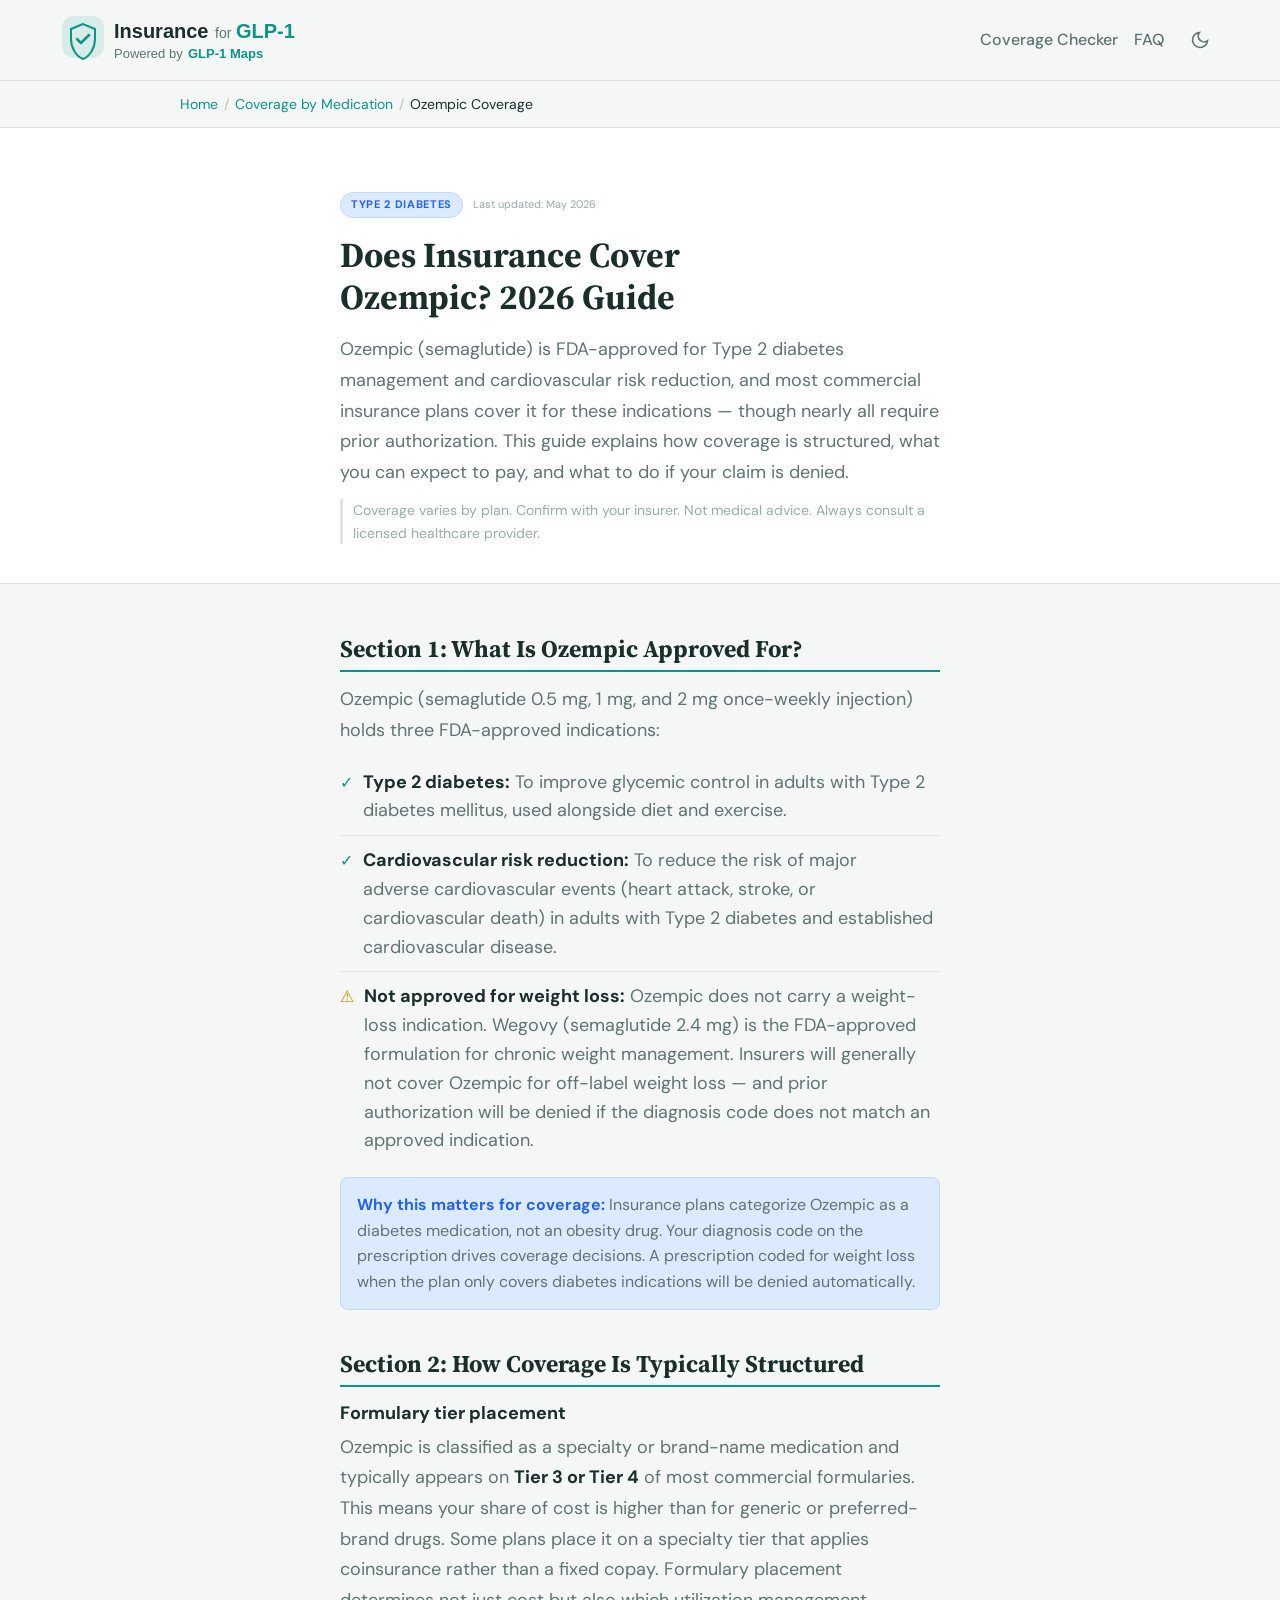
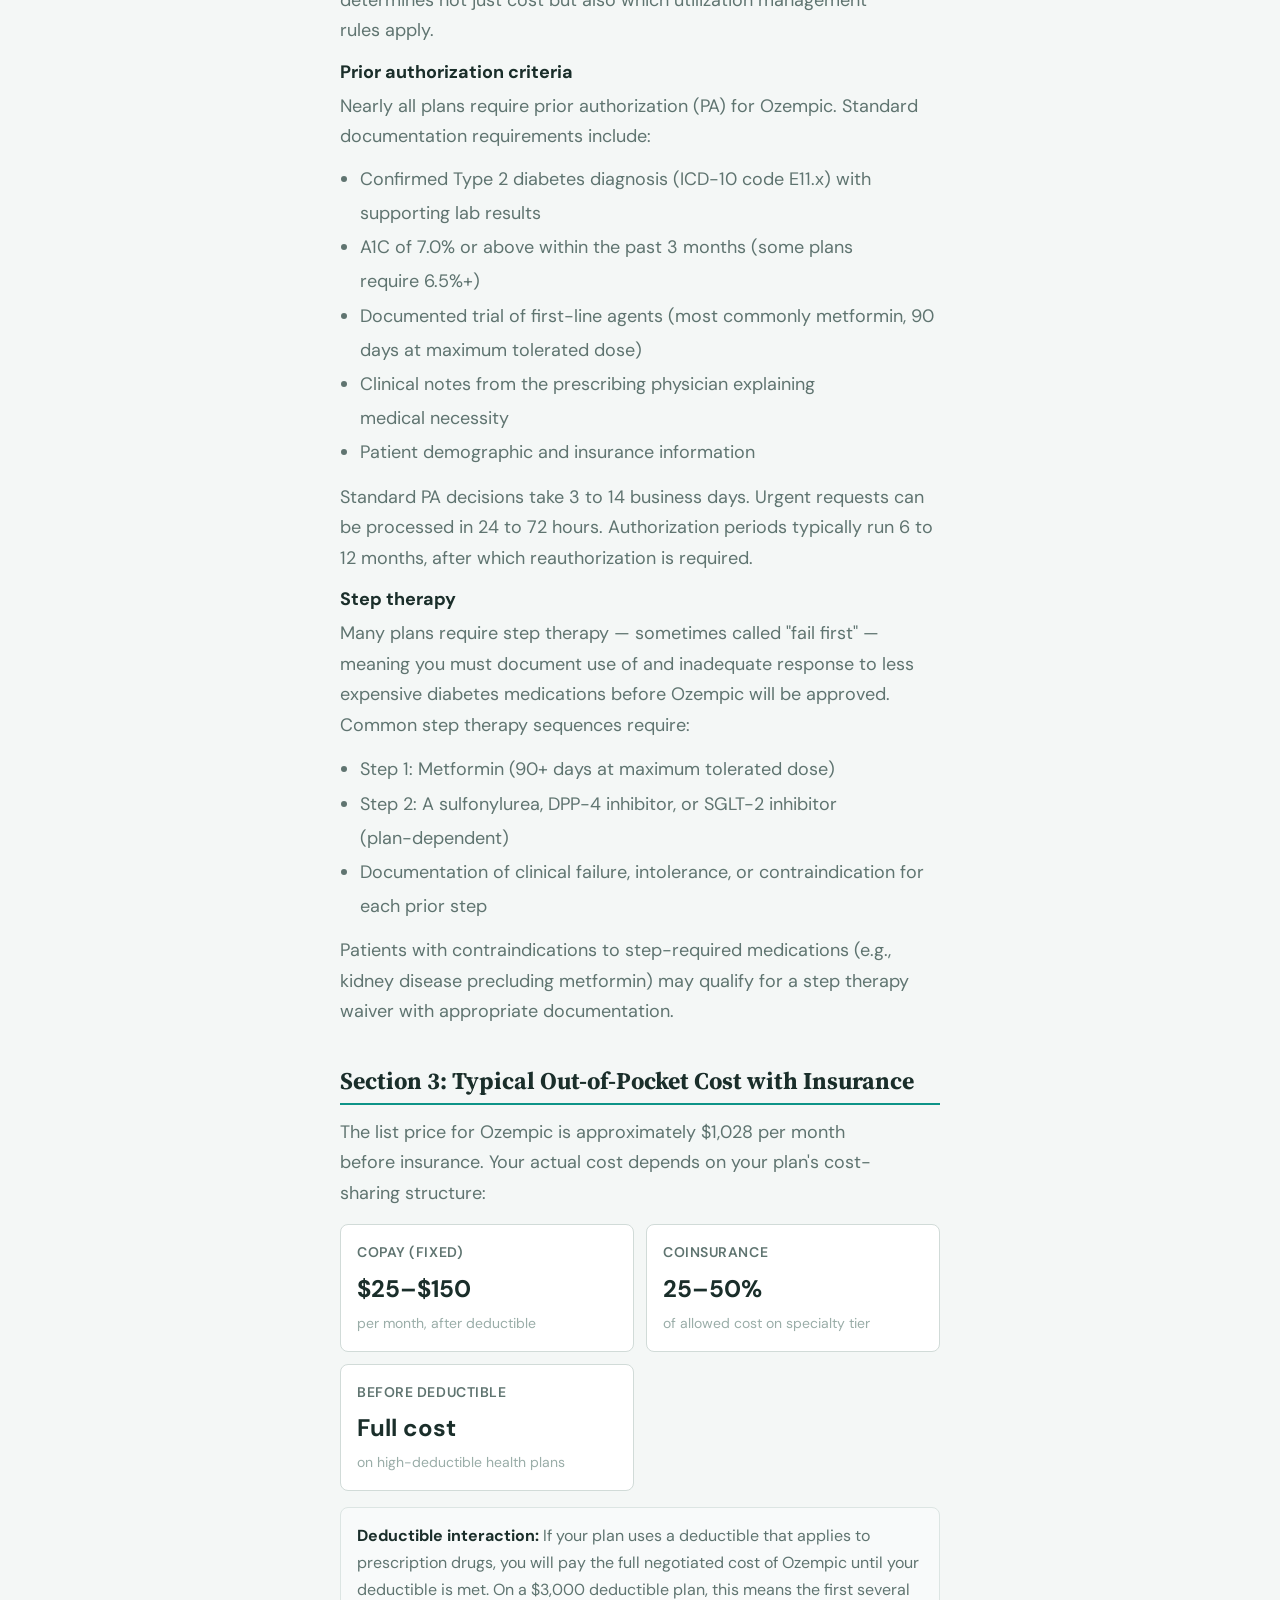
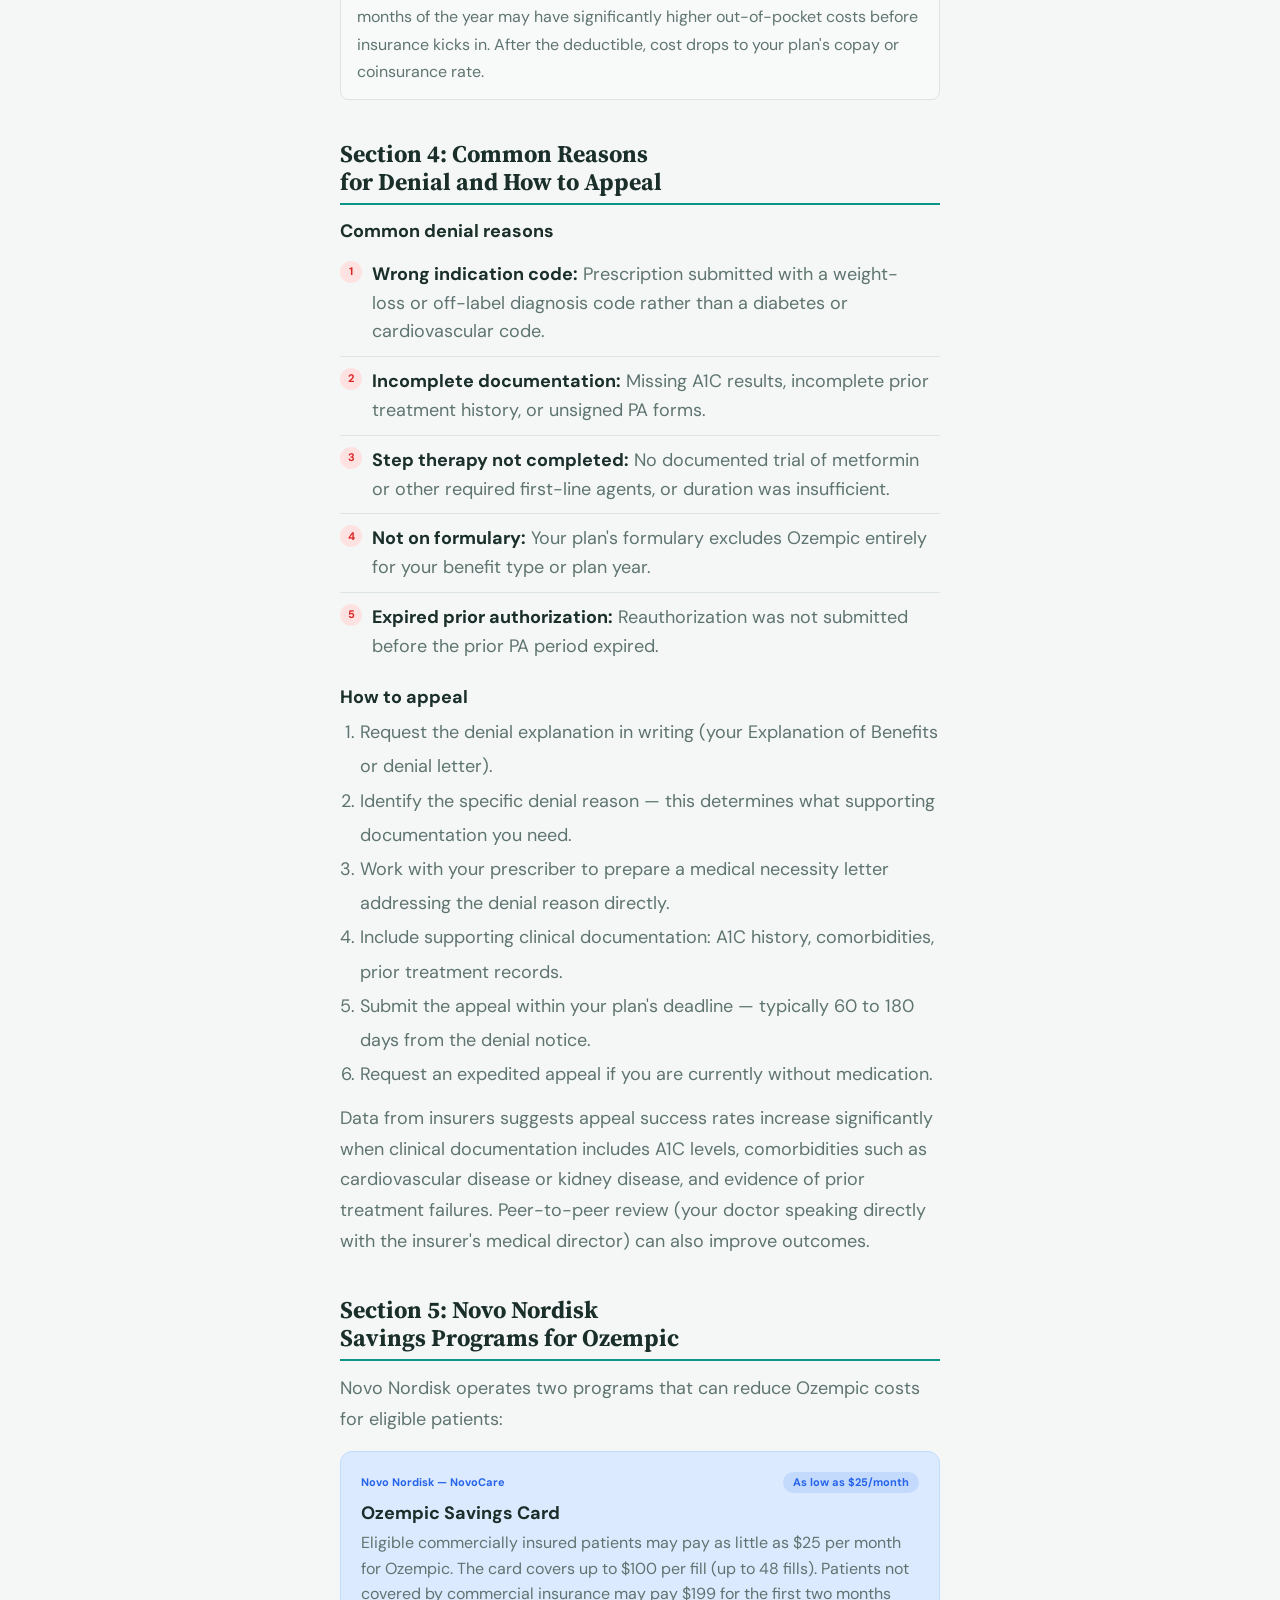
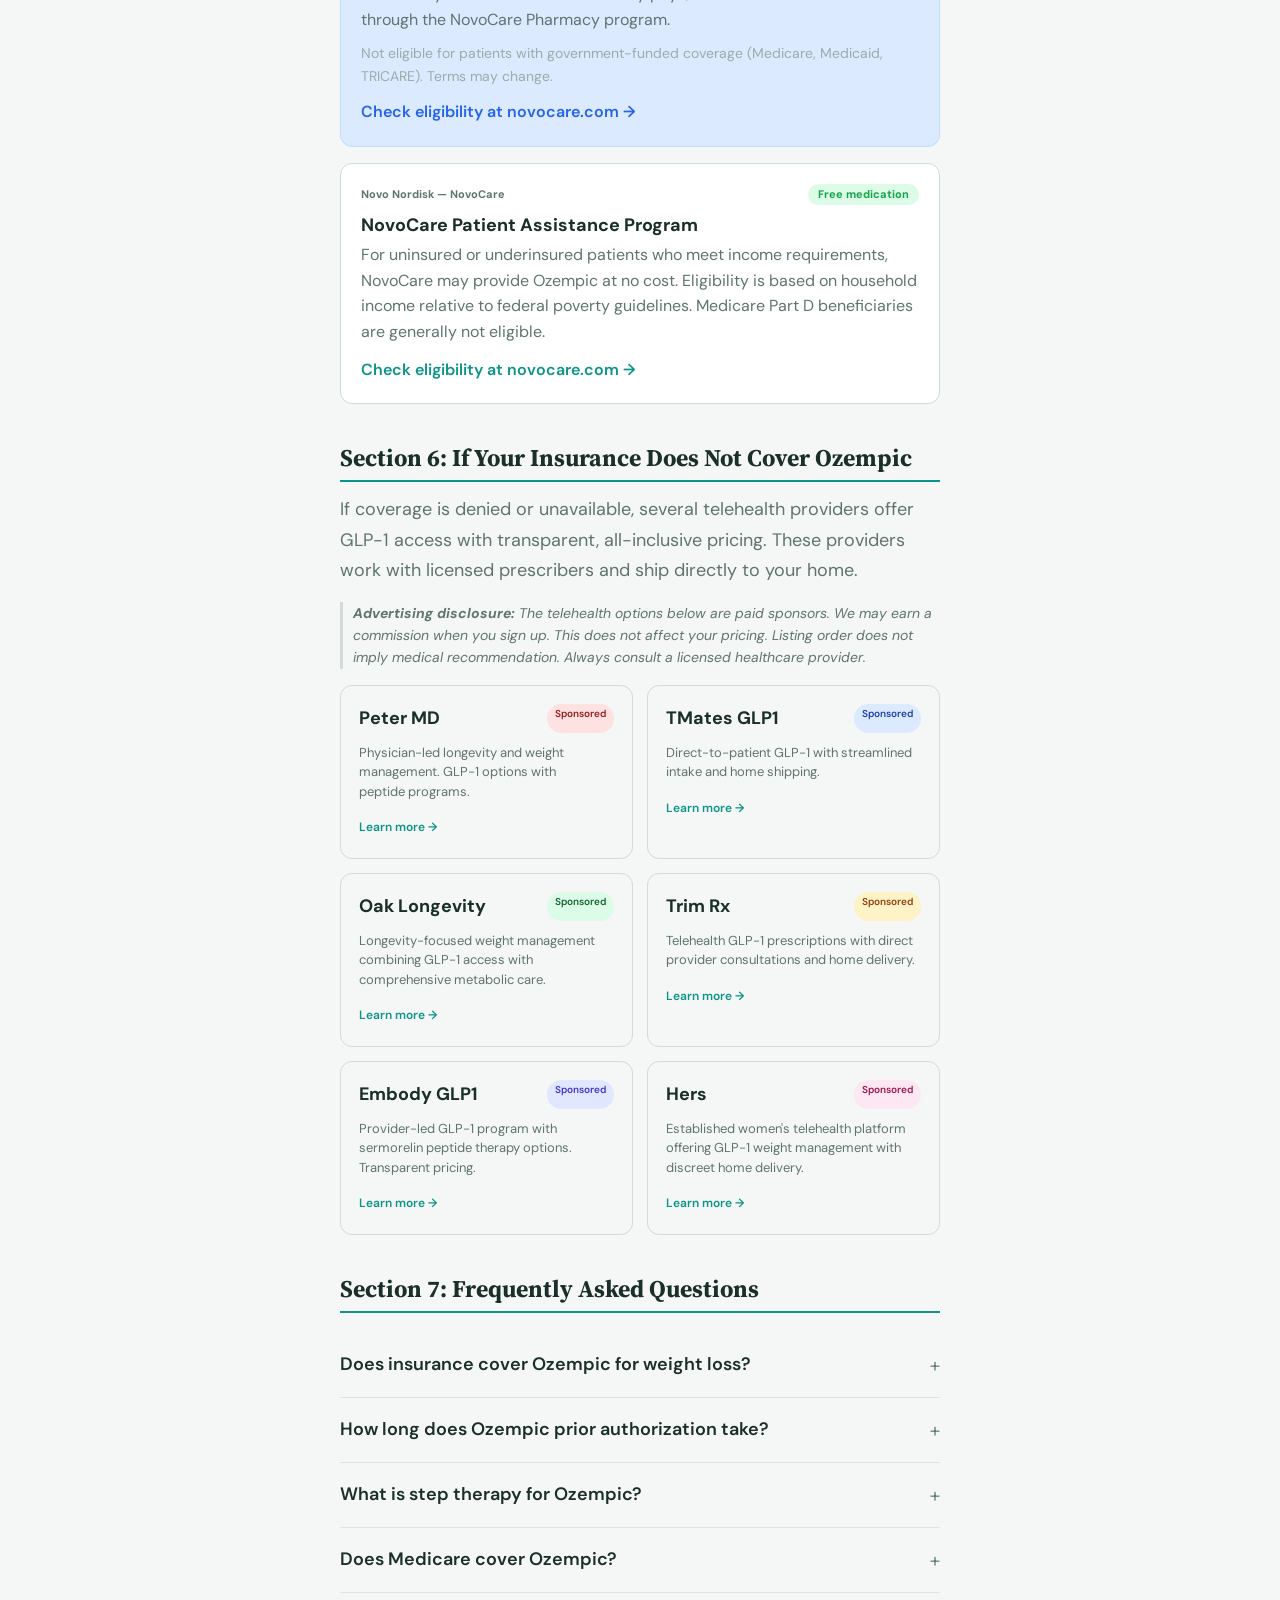
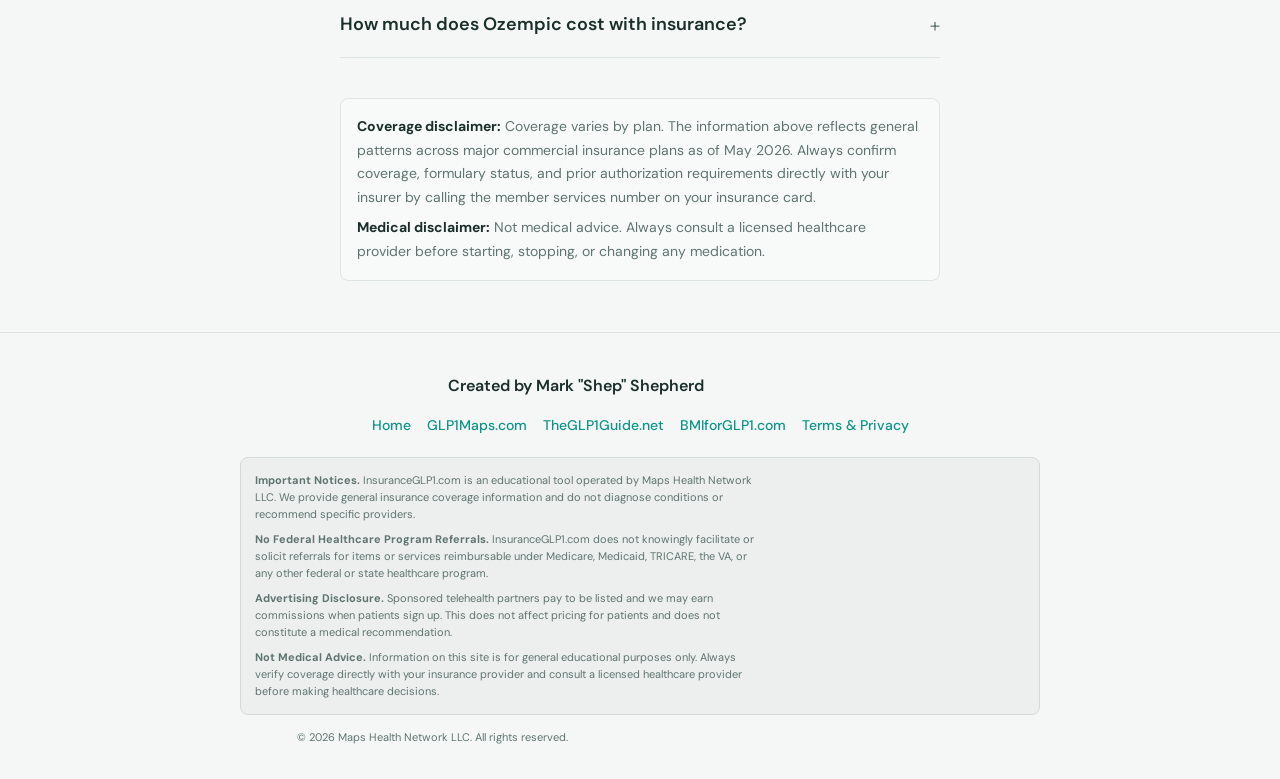
<file: ozempic-coverage.html>
<!DOCTYPE html>
<html lang="en">
<head>
  <meta charset="UTF-8">
  <meta name="viewport" content="width=device-width, initial-scale=1.0">
  <!-- Google tag (gtag.js) -->
  <script async src="https://www.googletagmanager.com/gtag/js?id=G-XJ10VYEBLD"></script>
  <script>
    window.dataLayer = window.dataLayer || [];
    function gtag(){dataLayer.push(arguments);}
    gtag('js', new Date());
    gtag('config', 'G-XJ10VYEBLD');
  </script>
  <title>Does Insurance Cover Ozempic? 2026 Coverage, Cost, and Prior Authorization Guide | InsuranceGLP1</title>
  <meta name="description" content="Find out if insurance covers Ozempic in 2026. Learn about formulary tier placement, prior authorization criteria, step therapy, typical out-of-pocket costs, and how to appeal a denial.">
  <meta name="keywords" content="does insurance cover Ozempic, Ozempic insurance coverage 2026, Ozempic prior authorization, Ozempic cost with insurance, Ozempic coverage denial appeal, NovoCare savings Ozempic">
  <meta name="robots" content="index, follow, max-image-preview:large, max-snippet:-1">
  <meta name="author" content="Mark Shepherd">
  <meta name="theme-color" content="#0d9488">
  <link rel="canonical" href="https://www.insuranceglp1.com/ozempic-coverage.html">

  <!-- Open Graph -->
  <meta property="og:type" content="article">
  <meta property="og:url" content="https://www.insuranceglp1.com/ozempic-coverage.html">
  <meta property="og:site_name" content="InsuranceGLP1 — Powered by GLP-1 Maps">
  <meta property="og:title" content="Does Insurance Cover Ozempic? 2026 Coverage, Cost, and Prior Authorization Guide">
  <meta property="og:description" content="Find out if insurance covers Ozempic in 2026. Formulary tiers, prior authorization criteria, typical copay ranges, denial reasons, and manufacturer savings programs.">
  <meta property="og:image" content="https://www.glp1maps.com/og-image.png">
  <meta property="og:locale" content="en_US">

  <!-- Twitter Card -->
  <meta name="twitter:card" content="summary_large_image">
  <meta name="twitter:title" content="Does Insurance Cover Ozempic? 2026 Coverage, Cost, and Prior Authorization Guide">
  <meta name="twitter:description" content="Formulary placement, prior authorization criteria, cost ranges, and appeals guidance for Ozempic coverage in 2026.">
  <meta name="twitter:image" content="https://www.glp1maps.com/og-image.png">

  <!-- Favicon -->
  <link rel="icon" type="image/svg+xml" href="https://www.glp1maps.com/favicon.svg">

  <!-- Fonts -->
  <link rel="preconnect" href="https://fonts.googleapis.com">
  <link rel="preconnect" href="https://fonts.gstatic.com" crossorigin>
  <link href="https://fonts.googleapis.com/css2?family=DM+Sans:ital,opsz,wght@0,9..40,300..700;1,9..40,300..700&family=Source+Serif+4:opsz,wght@8..60,400;8..60,600;8..60,700&display=swap" rel="stylesheet">

  <link rel="stylesheet" href="./base.css">
  <link rel="stylesheet" href="./style.css">

  <!-- Schema: MedicalWebPage + Drug + FAQPage + BreadcrumbList -->
  <script type="application/ld+json">
  {
    "@context": "https://schema.org",
    "@type": ["MedicalWebPage"],
    "name": "Does Insurance Cover Ozempic? 2026 Coverage, Cost, and Prior Authorization Guide",
    "description": "Comprehensive 2026 guide to Ozempic insurance coverage, including formulary tiers, prior authorization criteria, step therapy, out-of-pocket costs, denial reasons, and manufacturer savings programs.",
    "url": "https://www.insuranceglp1.com/ozempic-coverage.html",
    "inLanguage": "en-US",
    "isAccessibleForFree": true,
    "dateModified": "2026-05-07",
    "audience": { "@type": "MedicalAudience", "audienceType": "Patient" },
    "about": {
      "@type": "MedicalEntity",
      "name": "Ozempic",
      "activeIngredient": "semaglutide",
      "manufacturer": { "@type": "Organization", "name": "Novo Nordisk" },
      "legalStatus": "Prescription only"
    },
    "publisher": {
      "@type": "Organization",
      "name": "Maps Health Network, LLC",
      "url": "https://www.glp1maps.com",
      "logo": "https://www.glp1maps.com/og-image.png"
    }
  }
  </script>
  <script type="application/ld+json">
  {
    "@context": "https://schema.org",
    "@type": "FAQPage",
    "mainEntity": [
      {
        "@type": "Question",
        "name": "Does insurance cover Ozempic for weight loss?",
        "acceptedAnswer": {
          "@type": "Answer",
          "text": "Ozempic is FDA-approved for Type 2 diabetes and cardiovascular risk reduction, not for weight loss. Most insurance plans cover it only for these approved indications. If you are seeking coverage for weight management, Wegovy (also semaglutide but at a higher dose) is the FDA-approved weight-loss formulation."
        }
      },
      {
        "@type": "Question",
        "name": "How long does Ozempic prior authorization take?",
        "acceptedAnswer": {
          "@type": "Answer",
          "text": "Most insurers process standard prior authorization requests within 3 to 14 business days. Urgent requests can be processed within 24 to 72 hours. Having complete documentation — including A1C results, diagnosis confirmation, and prior treatment history — reduces processing time."
        }
      },
      {
        "@type": "Question",
        "name": "What is step therapy for Ozempic?",
        "acceptedAnswer": {
          "@type": "Answer",
          "text": "Step therapy requires you to try less expensive diabetes medications first before your insurance will approve Ozempic. Most plans require a documented trial of metformin (typically 90 days at maximum tolerated dose) and sometimes a second-line agent before approving coverage."
        }
      },
      {
        "@type": "Question",
        "name": "Does Medicare cover Ozempic?",
        "acceptedAnswer": {
          "@type": "Answer",
          "text": "Medicare Part D covers Ozempic when prescribed for Type 2 diabetes or cardiovascular risk reduction, subject to your plan's formulary and prior authorization requirements. Medicare does not cover Ozempic prescribed solely for weight loss."
        }
      },
      {
        "@type": "Question",
        "name": "How much does Ozempic cost with insurance?",
        "acceptedAnswer": {
          "@type": "Answer",
          "text": "With commercial insurance coverage, Ozempic copays typically range from $25 to $150 per month depending on your plan's formulary tier and deductible structure. Commercially insured patients who qualify for the Ozempic Savings Card through NovoCare may pay as little as $25 per month."
        }
      }
    ]
  }
  </script>
  <script type="application/ld+json">
  {
    "@context": "https://schema.org",
    "@type": "BreadcrumbList",
    "itemListElement": [
      { "@type": "ListItem", "position": 1, "name": "Home", "item": "https://www.insuranceglp1.com/" },
      { "@type": "ListItem", "position": 2, "name": "Coverage by Medication", "item": "https://www.insuranceglp1.com/#coverage-by-medication" },
      { "@type": "ListItem", "position": 3, "name": "Ozempic Coverage", "item": "https://www.insuranceglp1.com/ozempic-coverage.html" }
    ]
  }
  </script>
<script type="application/ld+json">
{
  "@context": "https://schema.org",
  "@type": "Person",
  "@id": "https://shepsmethod.com/about.html#person",
  "name": "Mark Shepherd",
  "alternateName": "Shep Shepherd",
  "jobTitle": "Founder",
  "worksFor": {
    "@type": "Organization",
    "name": "Maps Health Network, LLC",
    "url": "https://www.glp1maps.com"
  },
  "description": "35 years in U.S. medical device sales, 26 of those at Medtronic. Two-time U.S. Representative of the Year at Medtronic. GLP-1 patient who lost 50 pounds in 9 months on Mounjaro. Founder of Maps Health Network, LLC. Creator of The S.H.E.P.S. Method.",
  "image": "https://shepsmethod.com/assets/shep-headshot.jpg",
  "email": "Mark@GLP1Receptionist.com",
  "url": "https://shepsmethod.com/about.html",
  "knowsAbout": ["GLP-1 medications", "Ozempic", "Wegovy", "Mounjaro", "Zepbound", "Weight management", "Medical device sales", "Patient concierge systems"],
  "sameAs": ["https://www.glp1maps.com", "https://glp1receptionist.com", "https://shepsmethod.com", "https://www.bmiforglp1.com", "https://www.insuranceglp1.com"]
}
</script>
</head>
<body>

  <!-- Header -->
  <header class="site-header">
    <div class="header-inner">
      <a href="https://www.insuranceglp1.com/" class="logo-link" aria-label="InsuranceGLP1 - Powered by GLP-1 Maps">
        <svg class="logo-svg" viewBox="0 0 290 56" aria-hidden="true" fill="none" xmlns="http://www.w3.org/2000/svg" style="width:290px;height:56px;cursor:pointer">
          <rect x="2" y="4" width="42" height="42" rx="12" fill="var(--color-primary)" opacity="0.12"/>
          <path d="M23 12L11 17v10c0 8.8 5 17 12 20 7-3 12-11.2 12-20V17L23 12z" fill="none" stroke="var(--color-primary)" stroke-width="2"/>
          <path d="M17 27l4 4 8-8" stroke="var(--color-primary)" stroke-width="2.5" stroke-linecap="round" stroke-linejoin="round"/>
          <text x="54" y="26" font-family="-apple-system, BlinkMacSystemFont, sans-serif" font-weight="800" font-size="20" fill="var(--color-text)">Insurance</text>
          <text x="155" y="26" font-family="-apple-system, BlinkMacSystemFont, sans-serif" font-weight="400" font-size="14" fill="var(--color-text-muted)">for</text>
          <text x="176" y="26" font-family="-apple-system, BlinkMacSystemFont, sans-serif" font-weight="800" font-size="20" fill="var(--color-primary)">GLP-1</text>
          <text x="54" y="46" font-family="-apple-system, BlinkMacSystemFont, sans-serif" font-weight="400" font-size="13" fill="var(--color-text-muted)">Powered by</text>
          <text x="128" y="46" font-family="-apple-system, BlinkMacSystemFont, sans-serif" font-weight="700" font-size="13" fill="var(--color-primary)">GLP-1 Maps</text>
        </svg>
      </a>
      <div class="header-actions">
        <a href="https://www.insuranceglp1.com/" class="nav-link">Coverage Checker</a>
        <a href="#faq" class="nav-link">FAQ</a>
        <button data-theme-toggle aria-label="Switch to dark mode">
          <svg width="20" height="20" viewBox="0 0 24 24" fill="none" stroke="currentColor" stroke-width="2"><path d="M21 12.79A9 9 0 1 1 11.21 3 7 7 0 0 0 21 12.79z"/></svg>
        </button>
      </div>
    </div>
  </header>

  <main>

    <!-- Breadcrumb -->
    <nav aria-label="Breadcrumb" style="padding:12px 0;border-bottom:1px solid var(--color-divider);">
      <div class="container">
        <ol style="display:flex;flex-wrap:wrap;gap:6px;list-style:none;padding:0;margin:0;font-size:var(--text-xs);color:var(--color-text-muted);">
          <li><a href="https://www.insuranceglp1.com/" style="color:var(--color-primary);text-decoration:none;">Home</a></li>
          <li style="opacity:0.4;">/</li>
          <li><a href="https://www.insuranceglp1.com/#coverage-by-medication" style="color:var(--color-primary);text-decoration:none;">Coverage by Medication</a></li>
          <li style="opacity:0.4;">/</li>
          <li style="color:var(--color-text);">Ozempic Coverage</li>
        </ol>
      </div>
    </nav>

    <!-- Hero / Article Header -->
    <section style="padding:clamp(2rem,5vw,4rem) 0 clamp(1.5rem,3vw,2.5rem);background:var(--color-surface);border-bottom:1px solid var(--color-divider);">
      <div class="container" style="max-width:var(--content-narrow);">
        <div style="display:flex;align-items:center;gap:10px;margin-bottom:16px;">
          <span style="font-size:11px;font-weight:700;text-transform:uppercase;letter-spacing:0.06em;background:var(--color-blue-bg);color:var(--color-blue);border:1px solid var(--color-blue-border);padding:3px 10px;border-radius:var(--radius-full);">Type 2 Diabetes</span>
          <span style="font-size:11px;color:var(--color-text-faint);">Last updated: May 2026</span>
        </div>
        <h1 style="font-family:var(--font-display);font-size:var(--text-xl);font-weight:700;color:var(--color-text);line-height:1.2;margin-bottom:16px;">Does Insurance Cover Ozempic? 2026 Guide</h1>
        <p style="font-size:var(--text-base);color:var(--color-text-muted);line-height:1.7;margin-bottom:8px;">Ozempic (semaglutide) is FDA-approved for Type 2 diabetes management and cardiovascular risk reduction, and most commercial insurance plans cover it for these indications — though nearly all require prior authorization. This guide explains how coverage is structured, what you can expect to pay, and what to do if your claim is denied.</p>
        <p style="font-size:var(--text-xs);color:var(--color-text-faint);border-left:3px solid var(--color-divider);padding-left:10px;margin-top:12px;">Coverage varies by plan. Confirm with your insurer. Not medical advice. Always consult a licensed healthcare provider.</p>
      </div>
    </section>

    <!-- Article Body -->
    <article style="padding:clamp(2rem,4vw,3.5rem) 0;">
      <div class="container" style="max-width:var(--content-narrow);">

        <!-- Section 1: Approved Indications -->
        <section style="margin-bottom:2.5rem;">
          <h2 style="font-family:var(--font-display);font-size:var(--text-lg);font-weight:700;color:var(--color-text);margin-bottom:12px;padding-bottom:8px;border-bottom:2px solid var(--color-primary);">Section 1: What Is Ozempic Approved For?</h2>
          <p style="color:var(--color-text-muted);line-height:1.7;margin-bottom:12px;">Ozempic (semaglutide 0.5 mg, 1 mg, and 2 mg once-weekly injection) holds three FDA-approved indications:</p>
          <ul style="list-style:none;padding:0;margin:0 0 12px 0;">
            <li style="display:flex;gap:10px;align-items:flex-start;padding:10px 0;border-bottom:1px solid var(--color-divider);">
              <span style="color:var(--color-primary);font-size:1rem;flex-shrink:0;margin-top:2px;">&#10003;</span>
              <div><strong style="color:var(--color-text);">Type 2 diabetes:</strong> <span style="color:var(--color-text-muted);">To improve glycemic control in adults with Type 2 diabetes mellitus, used alongside diet and exercise.</span></div>
            </li>
            <li style="display:flex;gap:10px;align-items:flex-start;padding:10px 0;border-bottom:1px solid var(--color-divider);">
              <span style="color:var(--color-primary);font-size:1rem;flex-shrink:0;margin-top:2px;">&#10003;</span>
              <div><strong style="color:var(--color-text);">Cardiovascular risk reduction:</strong> <span style="color:var(--color-text-muted);">To reduce the risk of major adverse cardiovascular events (heart attack, stroke, or cardiovascular death) in adults with Type 2 diabetes and established cardiovascular disease.</span></div>
            </li>
            <li style="display:flex;gap:10px;align-items:flex-start;padding:10px 0;">
              <span style="color:var(--color-warning);font-size:1rem;flex-shrink:0;margin-top:2px;">&#9888;</span>
              <div><strong style="color:var(--color-text);">Not approved for weight loss:</strong> <span style="color:var(--color-text-muted);">Ozempic does not carry a weight-loss indication. Wegovy (semaglutide 2.4 mg) is the FDA-approved formulation for chronic weight management. Insurers will generally not cover Ozempic for off-label weight loss — and prior authorization will be denied if the diagnosis code does not match an approved indication.</span></div>
            </li>
          </ul>
          <div style="background:var(--color-blue-bg);border:1px solid var(--color-blue-border);border-radius:var(--radius-md);padding:14px 16px;font-size:var(--text-sm);color:var(--color-text-muted);">
            <strong style="color:var(--color-blue);">Why this matters for coverage:</strong> Insurance plans categorize Ozempic as a diabetes medication, not an obesity drug. Your diagnosis code on the prescription drives coverage decisions. A prescription coded for weight loss when the plan only covers diabetes indications will be denied automatically.
          </div>
        </section>

        <!-- Section 2: Coverage Structure -->
        <section style="margin-bottom:2.5rem;">
          <h2 style="font-family:var(--font-display);font-size:var(--text-lg);font-weight:700;color:var(--color-text);margin-bottom:12px;padding-bottom:8px;border-bottom:2px solid var(--color-primary);">Section 2: How Coverage Is Typically Structured</h2>

          <h3 style="font-size:var(--text-base);font-weight:700;color:var(--color-text);margin:16px 0 8px;">Formulary tier placement</h3>
          <p style="color:var(--color-text-muted);line-height:1.7;margin-bottom:12px;">Ozempic is classified as a specialty or brand-name medication and typically appears on <strong style="color:var(--color-text);">Tier 3 or Tier 4</strong> of most commercial formularies. This means your share of cost is higher than for generic or preferred-brand drugs. Some plans place it on a specialty tier that applies coinsurance rather than a fixed copay. Formulary placement determines not just cost but also which utilization management rules apply.</p>

          <h3 style="font-size:var(--text-base);font-weight:700;color:var(--color-text);margin:16px 0 8px;">Prior authorization criteria</h3>
          <p style="color:var(--color-text-muted);line-height:1.7;margin-bottom:10px;">Nearly all plans require prior authorization (PA) for Ozempic. Standard documentation requirements include:</p>
          <ul style="padding-left:20px;color:var(--color-text-muted);line-height:1.9;margin-bottom:12px;">
            <li>Confirmed Type 2 diabetes diagnosis (ICD-10 code E11.x) with supporting lab results</li>
            <li>A1C of 7.0% or above within the past 3 months (some plans require 6.5%+)</li>
            <li>Documented trial of first-line agents (most commonly metformin, 90 days at maximum tolerated dose)</li>
            <li>Clinical notes from the prescribing physician explaining medical necessity</li>
            <li>Patient demographic and insurance information</li>
          </ul>
          <p style="color:var(--color-text-muted);line-height:1.7;margin-bottom:12px;">Standard PA decisions take 3 to 14 business days. Urgent requests can be processed in 24 to 72 hours. Authorization periods typically run 6 to 12 months, after which reauthorization is required.</p>

          <h3 style="font-size:var(--text-base);font-weight:700;color:var(--color-text);margin:16px 0 8px;">Step therapy</h3>
          <p style="color:var(--color-text-muted);line-height:1.7;margin-bottom:12px;">Many plans require step therapy — sometimes called "fail first" — meaning you must document use of and inadequate response to less expensive diabetes medications before Ozempic will be approved. Common step therapy sequences require:</p>
          <ul style="padding-left:20px;color:var(--color-text-muted);line-height:1.9;margin-bottom:12px;">
            <li>Step 1: Metformin (90+ days at maximum tolerated dose)</li>
            <li>Step 2: A sulfonylurea, DPP-4 inhibitor, or SGLT-2 inhibitor (plan-dependent)</li>
            <li>Documentation of clinical failure, intolerance, or contraindication for each prior step</li>
          </ul>
          <p style="color:var(--color-text-muted);line-height:1.7;">Patients with contraindications to step-required medications (e.g., kidney disease precluding metformin) may qualify for a step therapy waiver with appropriate documentation.</p>
        </section>

        <!-- Section 3: Out-of-Pocket Cost -->
        <section style="margin-bottom:2.5rem;">
          <h2 style="font-family:var(--font-display);font-size:var(--text-lg);font-weight:700;color:var(--color-text);margin-bottom:12px;padding-bottom:8px;border-bottom:2px solid var(--color-primary);">Section 3: Typical Out-of-Pocket Cost with Insurance</h2>
          <p style="color:var(--color-text-muted);line-height:1.7;margin-bottom:16px;">The list price for Ozempic is approximately $1,028 per month before insurance. Your actual cost depends on your plan's cost-sharing structure:</p>

          <div style="display:grid;grid-template-columns:repeat(auto-fit,minmax(200px,1fr));gap:12px;margin-bottom:16px;">
            <div style="background:var(--color-surface);border:1px solid var(--color-border);border-radius:var(--radius-md);padding:16px;">
              <div style="font-size:var(--text-xs);color:var(--color-text-muted);margin-bottom:6px;font-weight:600;text-transform:uppercase;letter-spacing:0.04em;">Copay (fixed)</div>
              <div style="font-size:var(--text-lg);font-weight:700;color:var(--color-text);">$25–$150</div>
              <div style="font-size:var(--text-xs);color:var(--color-text-faint);margin-top:4px;">per month, after deductible</div>
            </div>
            <div style="background:var(--color-surface);border:1px solid var(--color-border);border-radius:var(--radius-md);padding:16px;">
              <div style="font-size:var(--text-xs);color:var(--color-text-muted);margin-bottom:6px;font-weight:600;text-transform:uppercase;letter-spacing:0.04em;">Coinsurance</div>
              <div style="font-size:var(--text-lg);font-weight:700;color:var(--color-text);">25–50%</div>
              <div style="font-size:var(--text-xs);color:var(--color-text-faint);margin-top:4px;">of allowed cost on specialty tier</div>
            </div>
            <div style="background:var(--color-surface);border:1px solid var(--color-border);border-radius:var(--radius-md);padding:16px;">
              <div style="font-size:var(--text-xs);color:var(--color-text-muted);margin-bottom:6px;font-weight:600;text-transform:uppercase;letter-spacing:0.04em;">Before Deductible</div>
              <div style="font-size:var(--text-lg);font-weight:700;color:var(--color-text);">Full cost</div>
              <div style="font-size:var(--text-xs);color:var(--color-text-faint);margin-top:4px;">on high-deductible health plans</div>
            </div>
          </div>

          <div style="background:var(--color-surface-2);border:1px solid var(--color-divider);border-radius:var(--radius-md);padding:14px 16px;font-size:var(--text-sm);color:var(--color-text-muted);line-height:1.7;">
            <strong style="color:var(--color-text);">Deductible interaction:</strong> If your plan uses a deductible that applies to prescription drugs, you will pay the full negotiated cost of Ozempic until your deductible is met. On a $3,000 deductible plan, this means the first several months of the year may have significantly higher out-of-pocket costs before insurance kicks in. After the deductible, cost drops to your plan's copay or coinsurance rate.
          </div>
        </section>

        <!-- Section 4: Denial + Appeal -->
        <section style="margin-bottom:2.5rem;">
          <h2 style="font-family:var(--font-display);font-size:var(--text-lg);font-weight:700;color:var(--color-text);margin-bottom:12px;padding-bottom:8px;border-bottom:2px solid var(--color-primary);">Section 4: Common Reasons for Denial and How to Appeal</h2>

          <h3 style="font-size:var(--text-base);font-weight:700;color:var(--color-text);margin:16px 0 8px;">Common denial reasons</h3>
          <ul style="list-style:none;padding:0;margin:0 0 16px 0;">
            <li style="display:flex;gap:10px;align-items:flex-start;padding:10px 0;border-bottom:1px solid var(--color-divider);">
              <span style="background:var(--color-error-bg);color:var(--color-error);border-radius:var(--radius-full);width:22px;height:22px;display:inline-flex;align-items:center;justify-content:center;font-size:11px;font-weight:700;flex-shrink:0;margin-top:1px;">1</span>
              <div><strong style="color:var(--color-text);">Wrong indication code:</strong> <span style="color:var(--color-text-muted);">Prescription submitted with a weight-loss or off-label diagnosis code rather than a diabetes or cardiovascular code.</span></div>
            </li>
            <li style="display:flex;gap:10px;align-items:flex-start;padding:10px 0;border-bottom:1px solid var(--color-divider);">
              <span style="background:var(--color-error-bg);color:var(--color-error);border-radius:var(--radius-full);width:22px;height:22px;display:inline-flex;align-items:center;justify-content:center;font-size:11px;font-weight:700;flex-shrink:0;margin-top:1px;">2</span>
              <div><strong style="color:var(--color-text);">Incomplete documentation:</strong> <span style="color:var(--color-text-muted);">Missing A1C results, incomplete prior treatment history, or unsigned PA forms.</span></div>
            </li>
            <li style="display:flex;gap:10px;align-items:flex-start;padding:10px 0;border-bottom:1px solid var(--color-divider);">
              <span style="background:var(--color-error-bg);color:var(--color-error);border-radius:var(--radius-full);width:22px;height:22px;display:inline-flex;align-items:center;justify-content:center;font-size:11px;font-weight:700;flex-shrink:0;margin-top:1px;">3</span>
              <div><strong style="color:var(--color-text);">Step therapy not completed:</strong> <span style="color:var(--color-text-muted);">No documented trial of metformin or other required first-line agents, or duration was insufficient.</span></div>
            </li>
            <li style="display:flex;gap:10px;align-items:flex-start;padding:10px 0;border-bottom:1px solid var(--color-divider);">
              <span style="background:var(--color-error-bg);color:var(--color-error);border-radius:var(--radius-full);width:22px;height:22px;display:inline-flex;align-items:center;justify-content:center;font-size:11px;font-weight:700;flex-shrink:0;margin-top:1px;">4</span>
              <div><strong style="color:var(--color-text);">Not on formulary:</strong> <span style="color:var(--color-text-muted);">Your plan's formulary excludes Ozempic entirely for your benefit type or plan year.</span></div>
            </li>
            <li style="display:flex;gap:10px;align-items:flex-start;padding:10px 0;">
              <span style="background:var(--color-error-bg);color:var(--color-error);border-radius:var(--radius-full);width:22px;height:22px;display:inline-flex;align-items:center;justify-content:center;font-size:11px;font-weight:700;flex-shrink:0;margin-top:1px;">5</span>
              <div><strong style="color:var(--color-text);">Expired prior authorization:</strong> <span style="color:var(--color-text-muted);">Reauthorization was not submitted before the prior PA period expired.</span></div>
            </li>
          </ul>

          <h3 style="font-size:var(--text-base);font-weight:700;color:var(--color-text);margin:16px 0 8px;">How to appeal</h3>
          <ol style="padding-left:20px;color:var(--color-text-muted);line-height:1.9;margin-bottom:12px;">
            <li>Request the denial explanation in writing (your Explanation of Benefits or denial letter).</li>
            <li>Identify the specific denial reason — this determines what supporting documentation you need.</li>
            <li>Work with your prescriber to prepare a medical necessity letter addressing the denial reason directly.</li>
            <li>Include supporting clinical documentation: A1C history, comorbidities, prior treatment records.</li>
            <li>Submit the appeal within your plan's deadline — typically 60 to 180 days from the denial notice.</li>
            <li>Request an expedited appeal if you are currently without medication.</li>
          </ol>
          <p style="color:var(--color-text-muted);line-height:1.7;">Data from insurers suggests appeal success rates increase significantly when clinical documentation includes A1C levels, comorbidities such as cardiovascular disease or kidney disease, and evidence of prior treatment failures. Peer-to-peer review (your doctor speaking directly with the insurer's medical director) can also improve outcomes.</p>
        </section>

        <!-- Section 5: Manufacturer Savings -->
        <section style="margin-bottom:2.5rem;">
          <h2 style="font-family:var(--font-display);font-size:var(--text-lg);font-weight:700;color:var(--color-text);margin-bottom:12px;padding-bottom:8px;border-bottom:2px solid var(--color-primary);">Section 5: Novo Nordisk Savings Programs for Ozempic</h2>
          <p style="color:var(--color-text-muted);line-height:1.7;margin-bottom:16px;">Novo Nordisk operates two programs that can reduce Ozempic costs for eligible patients:</p>

          <div style="display:grid;gap:16px;">
            <a href="https://www.novocare.com/ozempic/savings.html" target="_blank" rel="noopener noreferrer" style="display:block;padding:20px;border:1px solid var(--color-blue-border);border-radius:var(--radius-lg);background:var(--color-blue-bg);text-decoration:none;">
              <div style="display:flex;align-items:center;justify-content:space-between;margin-bottom:10px;">
                <span style="font-size:11px;font-weight:700;color:var(--color-blue);">Novo Nordisk — NovoCare</span>
                <span style="font-size:11px;font-weight:700;color:var(--color-blue);background:rgba(37,99,235,0.12);padding:2px 10px;border-radius:var(--radius-full);">As low as $25/month</span>
              </div>
              <h3 style="font-size:var(--text-base);font-weight:700;color:var(--color-text);margin-bottom:6px;">Ozempic Savings Card</h3>
              <p style="font-size:var(--text-sm);color:var(--color-text-muted);line-height:1.6;margin-bottom:10px;">Eligible commercially insured patients may pay as little as $25 per month for Ozempic. The card covers up to $100 per fill (up to 48 fills). Patients not covered by commercial insurance may pay $199 for the first two months through the NovoCare Pharmacy program.</p>
              <p style="font-size:var(--text-xs);color:var(--color-text-faint);margin-bottom:10px;">Not eligible for patients with government-funded coverage (Medicare, Medicaid, TRICARE). Terms may change.</p>
              <span style="font-size:var(--text-sm);font-weight:600;color:var(--color-blue);">Check eligibility at novocare.com &#8594;</span>
            </a>

            <a href="https://www.novocare.com/eligibility/psp.html" target="_blank" rel="noopener noreferrer" style="display:block;padding:20px;border:1px solid var(--color-border);border-radius:var(--radius-lg);background:var(--color-surface);text-decoration:none;">
              <div style="display:flex;align-items:center;justify-content:space-between;margin-bottom:10px;">
                <span style="font-size:11px;font-weight:700;color:var(--color-text-muted);">Novo Nordisk — NovoCare</span>
                <span style="font-size:11px;font-weight:700;color:var(--color-success);background:var(--color-success-bg);padding:2px 10px;border-radius:var(--radius-full);">Free medication</span>
              </div>
              <h3 style="font-size:var(--text-base);font-weight:700;color:var(--color-text);margin-bottom:6px;">NovoCare Patient Assistance Program</h3>
              <p style="font-size:var(--text-sm);color:var(--color-text-muted);line-height:1.6;margin-bottom:10px;">For uninsured or underinsured patients who meet income requirements, NovoCare may provide Ozempic at no cost. Eligibility is based on household income relative to federal poverty guidelines. Medicare Part D beneficiaries are generally not eligible.</p>
              <span style="font-size:var(--text-sm);font-weight:600;color:var(--color-primary);">Check eligibility at novocare.com &#8594;</span>
            </a>
          </div>
        </section>

        <!-- Section 6: If Not Covered -->
        <section style="margin-bottom:2.5rem;">
          <h2 style="font-family:var(--font-display);font-size:var(--text-lg);font-weight:700;color:var(--color-text);margin-bottom:12px;padding-bottom:8px;border-bottom:2px solid var(--color-primary);">Section 6: If Your Insurance Does Not Cover Ozempic</h2>
          <p style="color:var(--color-text-muted);line-height:1.7;margin-bottom:16px;">If coverage is denied or unavailable, several telehealth providers offer GLP-1 access with transparent, all-inclusive pricing. These providers work with licensed prescribers and ship directly to your home.</p>
          <p style="font-size:var(--text-xs);color:var(--color-text-muted);border-left:3px solid var(--color-border);padding-left:10px;margin-bottom:16px;font-style:italic;"><strong>Advertising disclosure:</strong> The telehealth options below are paid sponsors. We may earn a commission when you sign up. This does not affect your pricing. Listing order does not imply medical recommendation. Always consult a licensed healthcare provider.</p>

          <div style="display:grid;grid-template-columns:repeat(auto-fit,minmax(250px,1fr));gap:14px;">
            <a href="https://track.revoffers.com/aff_c?offer_id=1344&aff_id=12198" target="_blank" rel="noopener noreferrer sponsored" style="display:block;padding:18px;border:1px solid var(--color-border);border-radius:var(--radius-lg);text-decoration:none;transition:box-shadow 0.2s;" onmouseover="this.style.boxShadow='0 4px 12px rgba(0,0,0,0.1)'" onmouseout="this.style.boxShadow='none'">
              <div style="display:flex;justify-content:space-between;margin-bottom:10px;"><strong style="color:var(--color-text);">Peter MD</strong><span style="font-size:10px;background:#fee2e2;color:#991b1b;padding:2px 8px;border-radius:99px;font-weight:600;">Sponsored</span></div>
              <p style="font-size:13px;color:var(--color-text-muted);margin:0 0 10px 0;line-height:1.5;">Physician-led longevity and weight management. GLP-1 options with peptide programs.</p>
              <span style="font-size:12px;font-weight:600;color:var(--color-primary);">Learn more &#8594;</span>
            </a>
            <a href="https://track.revoffers.com/aff_c?offer_id=1471&aff_id=12198" target="_blank" rel="noopener noreferrer sponsored" style="display:block;padding:18px;border:1px solid var(--color-border);border-radius:var(--radius-lg);text-decoration:none;transition:box-shadow 0.2s;" onmouseover="this.style.boxShadow='0 4px 12px rgba(0,0,0,0.1)'" onmouseout="this.style.boxShadow='none'">
              <div style="display:flex;justify-content:space-between;margin-bottom:10px;"><strong style="color:var(--color-text);">TMates GLP1</strong><span style="font-size:10px;background:#dbeafe;color:#1e40af;padding:2px 8px;border-radius:99px;font-weight:600;">Sponsored</span></div>
              <p style="font-size:13px;color:var(--color-text-muted);margin:0 0 10px 0;line-height:1.5;">Direct-to-patient GLP-1 with streamlined intake and home shipping.</p>
              <span style="font-size:12px;font-weight:600;color:var(--color-primary);">Learn more &#8594;</span>
            </a>
            <a href="https://track.revoffers.com/aff_c?offer_id=1581&aff_id=12198" target="_blank" rel="noopener noreferrer sponsored" style="display:block;padding:18px;border:1px solid var(--color-border);border-radius:var(--radius-lg);text-decoration:none;transition:box-shadow 0.2s;" onmouseover="this.style.boxShadow='0 4px 12px rgba(0,0,0,0.1)'" onmouseout="this.style.boxShadow='none'">
              <div style="display:flex;justify-content:space-between;margin-bottom:10px;"><strong style="color:var(--color-text);">Oak Longevity</strong><span style="font-size:10px;background:#dcfce7;color:#166534;padding:2px 8px;border-radius:99px;font-weight:600;">Sponsored</span></div>
              <p style="font-size:13px;color:var(--color-text-muted);margin:0 0 10px 0;line-height:1.5;">Longevity-focused weight management combining GLP-1 access with comprehensive metabolic care.</p>
              <span style="font-size:12px;font-weight:600;color:var(--color-primary);">Learn more &#8594;</span>
            </a>
            <a href="https://track.revoffers.com/aff_c?offer_id=1515&aff_id=12198" target="_blank" rel="noopener noreferrer sponsored" style="display:block;padding:18px;border:1px solid var(--color-border);border-radius:var(--radius-lg);text-decoration:none;transition:box-shadow 0.2s;" onmouseover="this.style.boxShadow='0 4px 12px rgba(0,0,0,0.1)'" onmouseout="this.style.boxShadow='none'">
              <div style="display:flex;justify-content:space-between;margin-bottom:10px;"><strong style="color:var(--color-text);">Trim Rx</strong><span style="font-size:10px;background:#fef3c7;color:#92400e;padding:2px 8px;border-radius:99px;font-weight:600;">Sponsored</span></div>
              <p style="font-size:13px;color:var(--color-text-muted);margin:0 0 10px 0;line-height:1.5;">Telehealth GLP-1 prescriptions with direct provider consultations and home delivery.</p>
              <span style="font-size:12px;font-weight:600;color:var(--color-primary);">Learn more &#8594;</span>
            </a>
            <a href="https://track.revoffers.com/aff_c?offer_id=1548&aff_id=12198" target="_blank" rel="noopener noreferrer sponsored" style="display:block;padding:18px;border:1px solid var(--color-border);border-radius:var(--radius-lg);text-decoration:none;transition:box-shadow 0.2s;" onmouseover="this.style.boxShadow='0 4px 12px rgba(0,0,0,0.1)'" onmouseout="this.style.boxShadow='none'">
              <div style="display:flex;justify-content:space-between;margin-bottom:10px;"><strong style="color:var(--color-text);">Embody GLP1</strong><span style="font-size:10px;background:#e0e7ff;color:#4338ca;padding:2px 8px;border-radius:99px;font-weight:600;">Sponsored</span></div>
              <p style="font-size:13px;color:var(--color-text-muted);margin:0 0 10px 0;line-height:1.5;">Provider-led GLP-1 program with sermorelin peptide therapy options. Transparent pricing.</p>
              <span style="font-size:12px;font-weight:600;color:var(--color-primary);">Learn more &#8594;</span>
            </a>
            <a href="https://track.revoffers.com/aff_c?offer_id=1091&aff_id=12198" target="_blank" rel="noopener noreferrer sponsored" style="display:block;padding:18px;border:1px solid var(--color-border);border-radius:var(--radius-lg);text-decoration:none;transition:box-shadow 0.2s;" onmouseover="this.style.boxShadow='0 4px 12px rgba(0,0,0,0.1)'" onmouseout="this.style.boxShadow='none'">
              <div style="display:flex;justify-content:space-between;margin-bottom:10px;"><strong style="color:var(--color-text);">Hers</strong><span style="font-size:10px;background:#fce7f3;color:#9d174d;padding:2px 8px;border-radius:99px;font-weight:600;">Sponsored</span></div>
              <p style="font-size:13px;color:var(--color-text-muted);margin:0 0 10px 0;line-height:1.5;">Established women's telehealth platform offering GLP-1 weight management with discreet home delivery.</p>
              <span style="font-size:12px;font-weight:600;color:var(--color-primary);">Learn more &#8594;</span>
            </a>
          </div>
        </section>

        <!-- Section 7: FAQ -->
        <section id="faq" style="margin-bottom:2.5rem;">
          <h2 style="font-family:var(--font-display);font-size:var(--text-lg);font-weight:700;color:var(--color-text);margin-bottom:20px;padding-bottom:8px;border-bottom:2px solid var(--color-primary);">Section 7: Frequently Asked Questions</h2>
          <div class="faq-list">
            <details class="faq-item">
              <summary class="faq-question">Does insurance cover Ozempic for weight loss?</summary>
              <div class="faq-answer"><p>Ozempic is FDA-approved for Type 2 diabetes and cardiovascular risk reduction — not for weight loss. Most plans will not cover it for off-label weight management. If you are seeking a GLP-1 medication for weight loss, Wegovy (semaglutide 2.4 mg) carries the weight-management FDA approval and may have a separate coverage pathway on your plan.</p></div>
            </details>
            <details class="faq-item">
              <summary class="faq-question">How long does Ozempic prior authorization take?</summary>
              <div class="faq-answer"><p>Standard prior authorization requests typically take 3 to 14 business days. Urgent requests can be processed within 24 to 72 hours. Submitting complete documentation — including recent A1C results, diabetes diagnosis confirmation, and documented prior treatment history — reduces delays. Your prescriber's office usually handles submission directly.</p></div>
            </details>
            <details class="faq-item">
              <summary class="faq-question">What is step therapy for Ozempic?</summary>
              <div class="faq-answer"><p>Step therapy requires documentation that you tried less expensive diabetes medications before your plan will approve Ozempic. Most plans require a 90-day trial of metformin at maximum tolerated dose. If you have a contraindication to metformin (such as advanced kidney disease), your doctor can document this to request a step therapy waiver.</p></div>
            </details>
            <details class="faq-item">
              <summary class="faq-question">Does Medicare cover Ozempic?</summary>
              <div class="faq-answer"><p>Medicare Part D covers Ozempic when prescribed for Type 2 diabetes or cardiovascular risk reduction, subject to your specific plan's formulary and prior authorization requirements. Medicare does not cover Ozempic prescribed solely for weight loss. Copay amounts under Medicare Part D vary by plan phase (deductible, initial coverage, catastrophic).</p></div>
            </details>
            <details class="faq-item">
              <summary class="faq-question">How much does Ozempic cost with insurance?</summary>
              <div class="faq-answer"><p>With commercial insurance coverage, Ozempic copays typically range from $25 to $150 per month depending on your plan's formulary tier and whether you have met your deductible. Commercially insured patients who qualify for the Ozempic Savings Card through NovoCare may pay as little as $25 per month (maximum savings of $100 per fill, up to 48 fills). Government insurance beneficiaries — Medicare, Medicaid, TRICARE — are not eligible for the manufacturer savings card.</p></div>
            </details>
          </div>
        </section>

        <!-- Disclaimer -->
        <div style="background:var(--color-surface-2);border:1px solid var(--color-divider);border-radius:var(--radius-md);padding:16px;font-size:var(--text-xs);color:var(--color-text-muted);line-height:1.7;">
          <p style="margin-bottom:6px;"><strong style="color:var(--color-text);">Coverage disclaimer:</strong> Coverage varies by plan. The information above reflects general patterns across major commercial insurance plans as of May 2026. Always confirm coverage, formulary status, and prior authorization requirements directly with your insurer by calling the member services number on your insurance card.</p>
          <p style="margin:0;"><strong style="color:var(--color-text);">Medical disclaimer:</strong> Not medical advice. Always consult a licensed healthcare provider before starting, stopping, or changing any medication.</p>
        </div>

      </div>
    </article>
  </main>

  <!-- Footer -->
  <footer class="site-footer">
    <div class="container">
      <p class="footer-credit">Created by Mark "Shep" Shepherd</p>
      <nav class="footer-links" aria-label="Footer navigation">
        <a href="https://www.insuranceglp1.com/">Home</a>
        <a href="https://www.glp1maps.com" target="_blank" rel="noopener noreferrer">GLP1Maps.com</a>
        <a href="https://www.theglp1guide.net" target="_blank" rel="noopener noreferrer">TheGLP1Guide.net</a>
        <a href="https://www.bmiforglp1.com" target="_blank" rel="noopener noreferrer">BMIforGLP1.com</a>
        <a href="#">Terms &amp; Privacy</a>
      </nav>
      <div style="background:rgba(0,0,0,0.03);border:1px solid var(--color-border);border-radius:8px;padding:14px;margin:18px auto 14px;max-width:800px;font-size:11px;line-height:1.55;color:var(--color-text-muted);text-align:left">
        <p style="margin:0 0 8px"><strong>Important Notices.</strong> InsuranceGLP1.com is an educational tool operated by Maps Health Network LLC. We provide general insurance coverage information and do not diagnose conditions or recommend specific providers.</p>
        <p style="margin:0 0 8px"><strong>No Federal Healthcare Program Referrals.</strong> InsuranceGLP1.com does not knowingly facilitate or solicit referrals for items or services reimbursable under Medicare, Medicaid, TRICARE, the VA, or any other federal or state healthcare program.</p>
        <p style="margin:0 0 8px"><strong>Advertising Disclosure.</strong> Sponsored telehealth partners pay to be listed and we may earn commissions when patients sign up. This does not affect pricing for patients and does not constitute a medical recommendation.</p>
        <p style="margin:0"><strong>Not Medical Advice.</strong> Information on this site is for general educational purposes only. Always verify coverage directly with your insurance provider and consult a licensed healthcare provider before making healthcare decisions.</p>
      </div>
      <p class="footer-copy" style="text-align:center;font-size:11px;color:var(--color-text-muted);margin-top:10px;">&copy; 2026 Maps Health Network LLC. All rights reserved.</p>
    </div>
  </footer>

  <script>
    // Theme toggle (matching index.html behavior)
    const toggle = document.querySelector('[data-theme-toggle]');
    if (toggle) {
      const stored = localStorage.getItem('theme');
      if (stored) document.documentElement.setAttribute('data-theme', stored);
      toggle.addEventListener('click', () => {
        const current = document.documentElement.getAttribute('data-theme');
        const next = current === 'dark' ? 'light' : 'dark';
        document.documentElement.setAttribute('data-theme', next);
        localStorage.setItem('theme', next);
        toggle.setAttribute('aria-label', next === 'dark' ? 'Switch to light mode' : 'Switch to dark mode');
      });
    }
  </script>
</body>
</html>
</file>
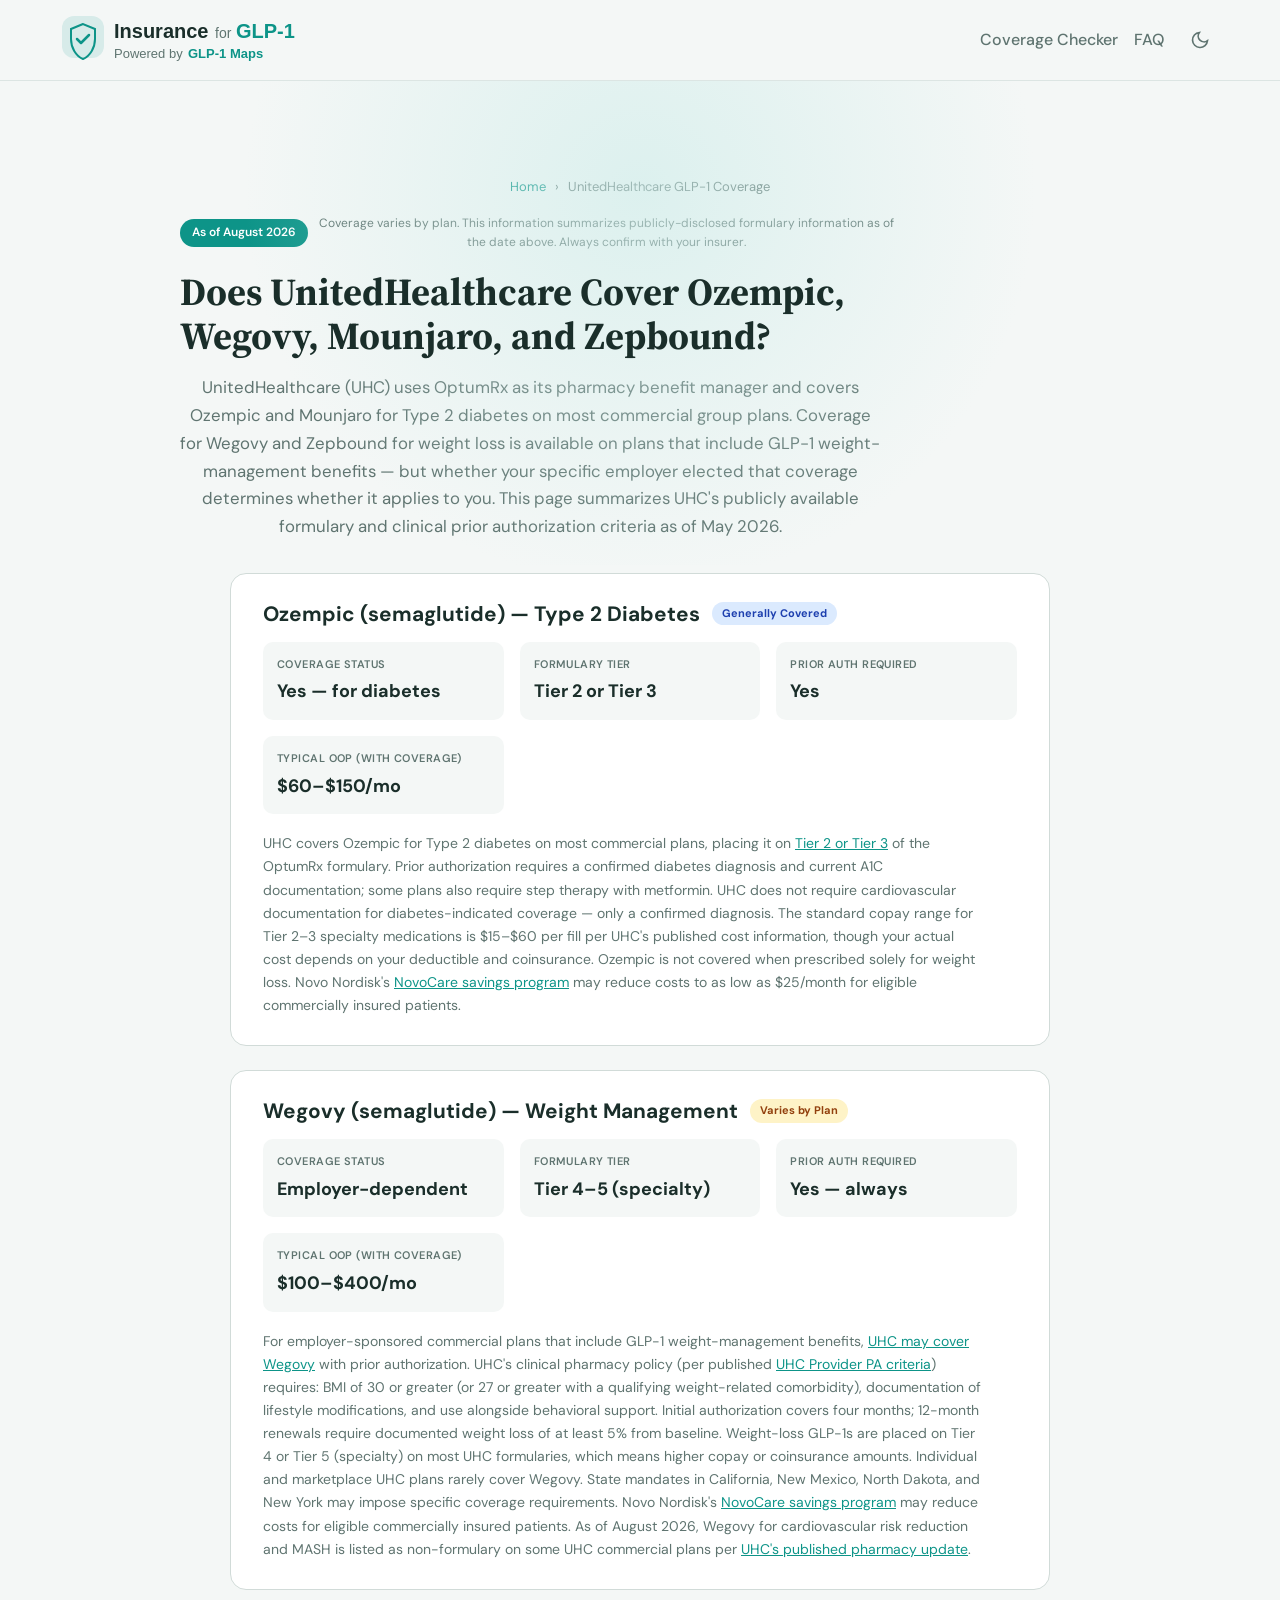
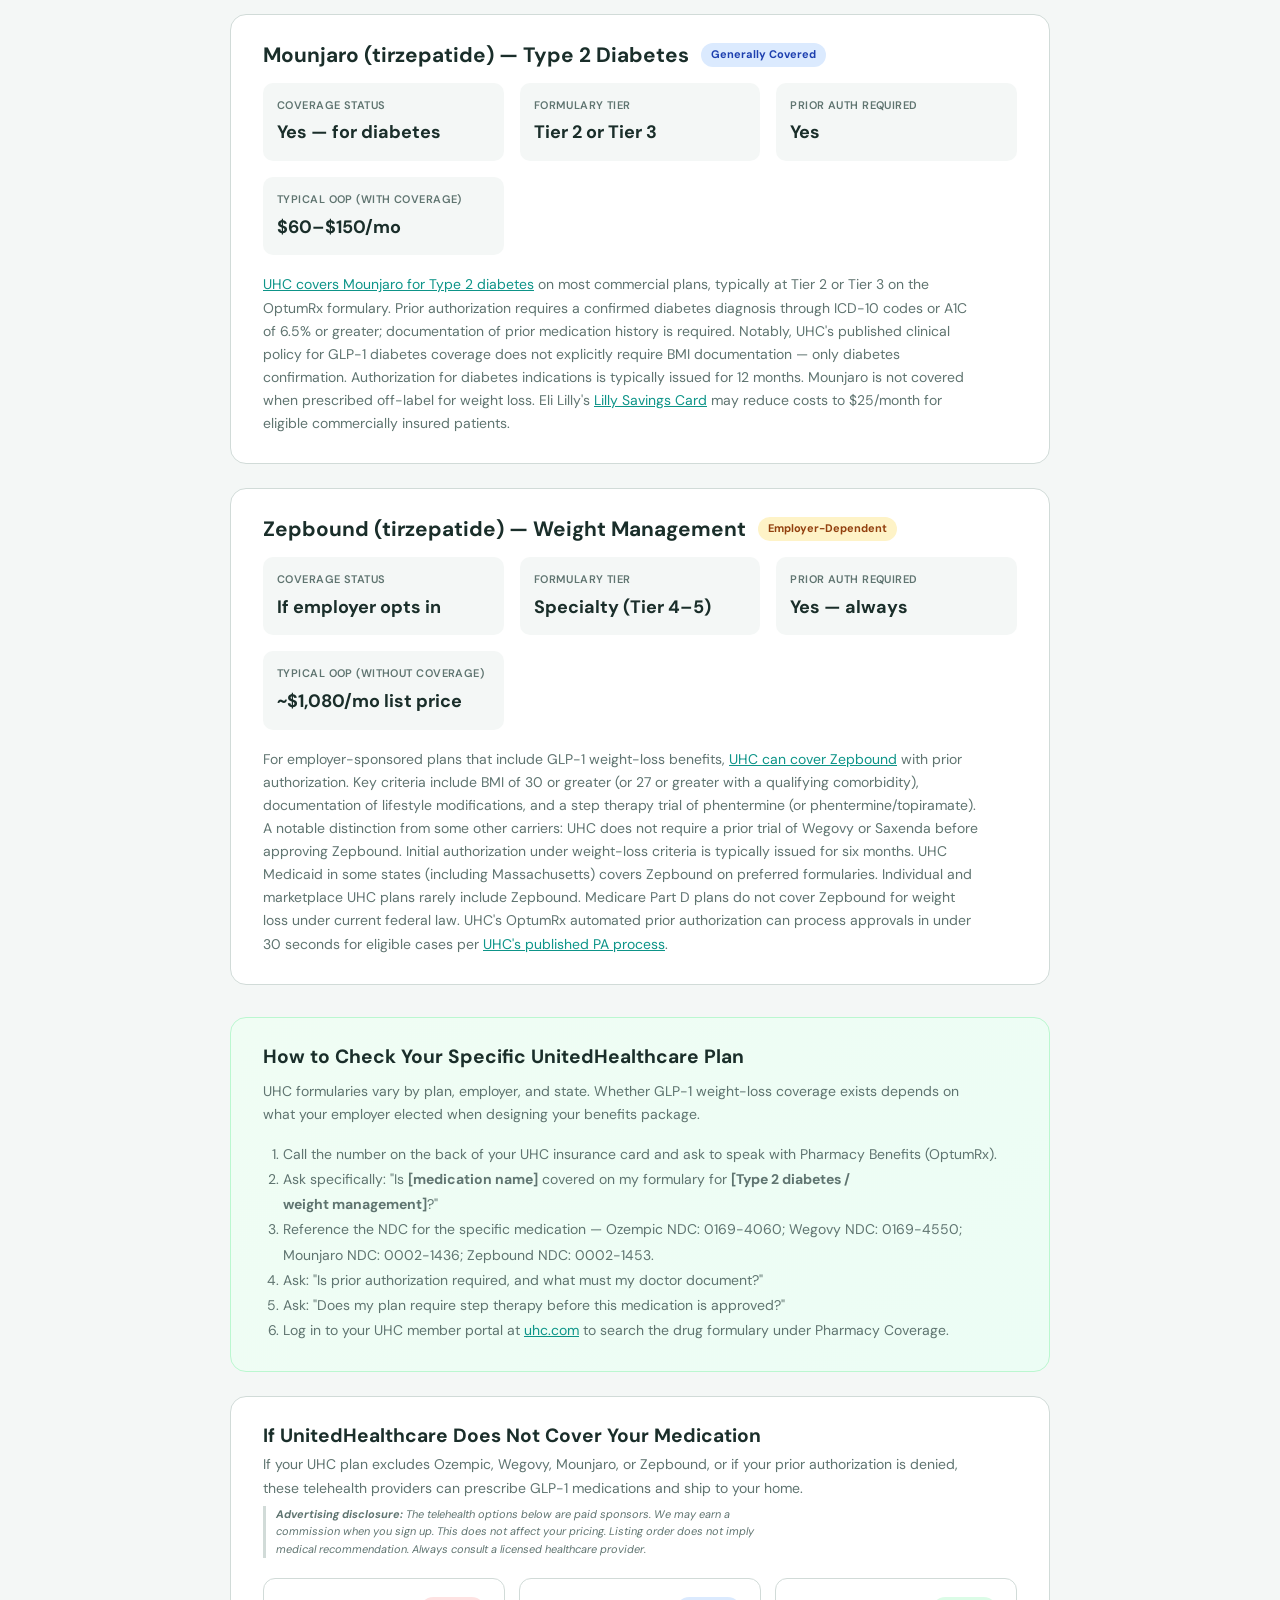
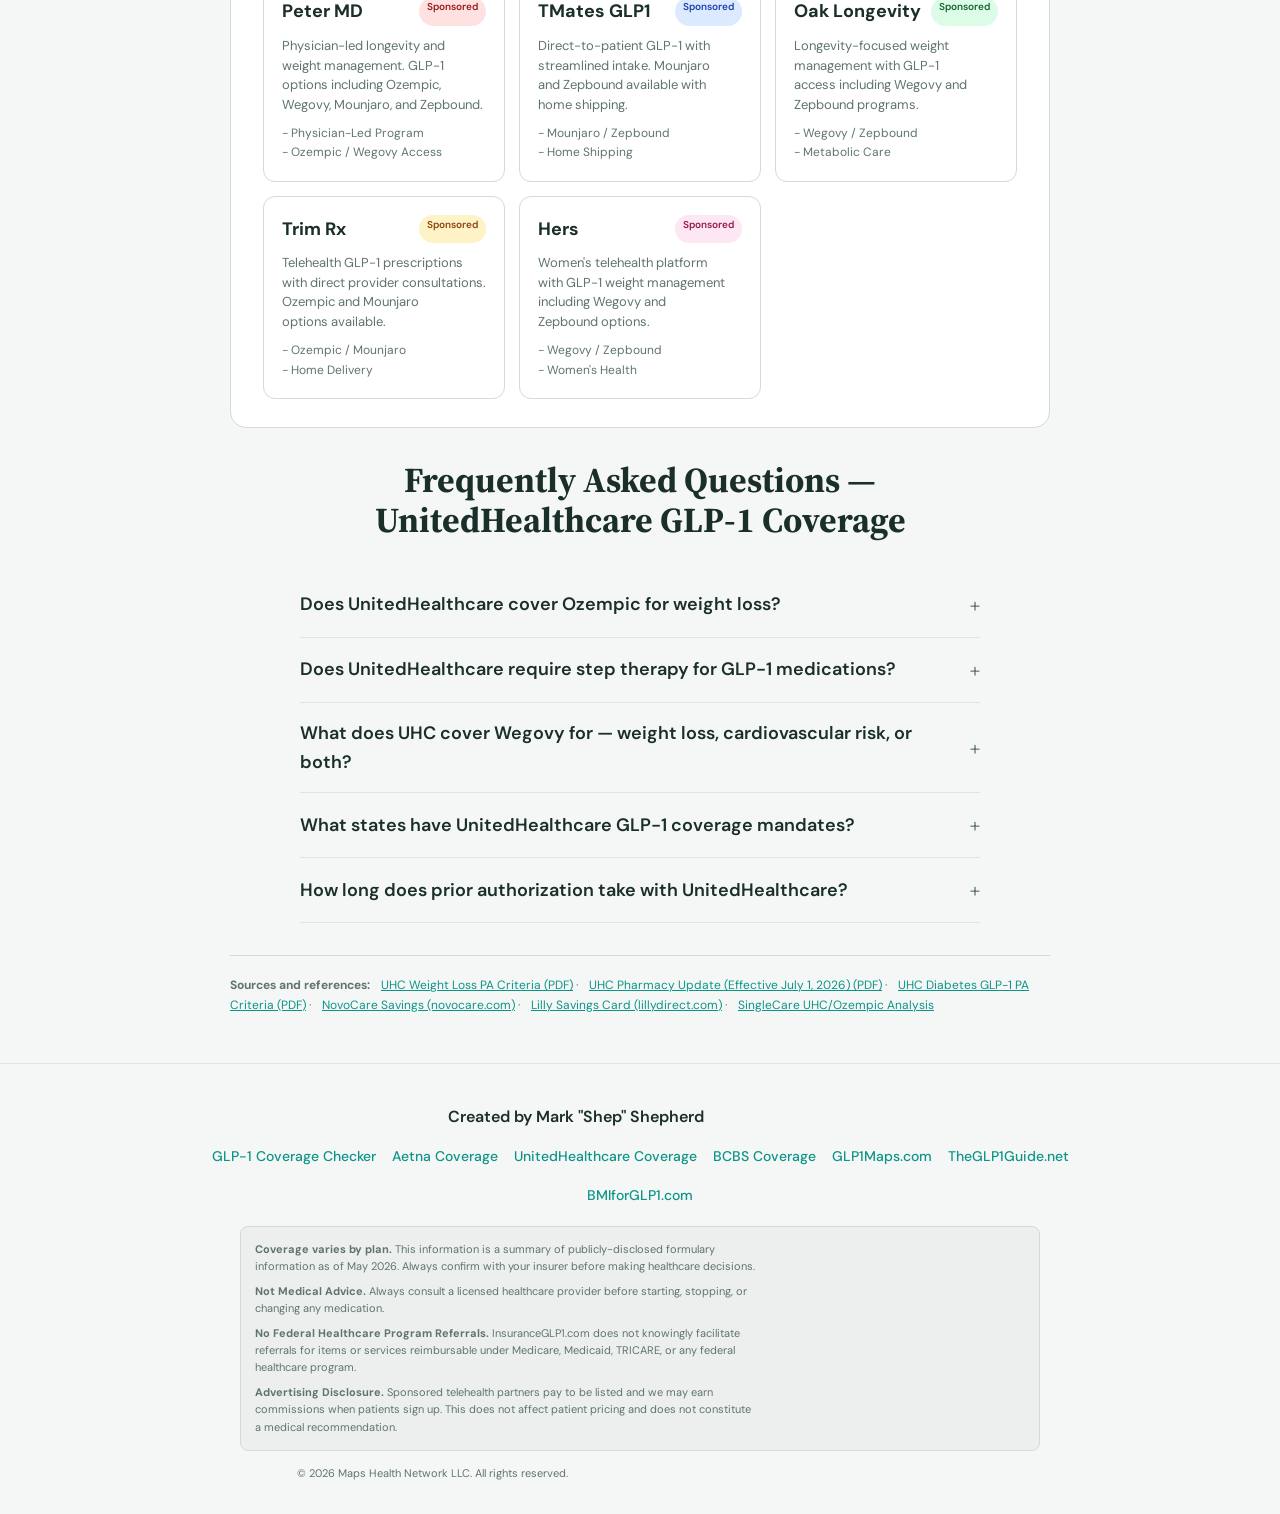
<file: unitedhealthcare.html>
<!DOCTYPE html>
<html lang="en">
<head>
  <meta charset="UTF-8">
  <meta name="viewport" content="width=device-width, initial-scale=1.0">
  <!-- Google tag (gtag.js) -->
  <script async src="https://www.googletagmanager.com/gtag/js?id=G-XJ10VYEBLD"></script>
  <script>
    window.dataLayer = window.dataLayer || [];
    function gtag(){dataLayer.push(arguments);}
    gtag('js', new Date());
    gtag('config', 'G-XJ10VYEBLD');
  </script>
  <title>Does UnitedHealthcare Cover Ozempic, Wegovy, Mounjaro, and Zepbound? | InsuranceGLP1</title>
  <meta name="description" content="As of August 2026: Does UnitedHealthcare (UHC) cover Ozempic, Wegovy, Mounjaro, or Zepbound? Learn about UHC formulary tiers, prior authorization requirements, and out-of-pocket costs.">
  <meta name="keywords" content="does UnitedHealthcare cover Ozempic, UHC Wegovy coverage, UnitedHealthcare Mounjaro formulary, UHC Zepbound prior authorization, UnitedHealthcare GLP-1 2026">
  <meta name="robots" content="index, follow, max-image-preview:large, max-snippet:-1">
  <meta name="author" content="Mark Shepherd">
  <meta name="theme-color" content="#0d9488">
  <link rel="canonical" href="https://www.insuranceglp1.com/unitedhealthcare.html">

  <!-- Open Graph -->
  <meta property="og:type" content="article">
  <meta property="og:url" content="https://www.insuranceglp1.com/unitedhealthcare.html">
  <meta property="og:site_name" content="InsuranceGLP1 — Powered by GLP-1 Maps">
  <meta property="og:title" content="Does UnitedHealthcare Cover Ozempic, Wegovy, Mounjaro, and Zepbound?">
  <meta property="og:description" content="As of August 2026: UHC formulary tiers, prior authorization requirements, and out-of-pocket costs for Ozempic, Wegovy, Mounjaro, and Zepbound.">
  <meta property="og:image" content="https://www.glp1maps.com/og-image.png">
  <meta property="og:image:width" content="1200">
  <meta property="og:image:height" content="630">
  <meta property="og:locale" content="en_US">

  <!-- Twitter Card -->
  <meta name="twitter:card" content="summary_large_image">
  <meta name="twitter:title" content="Does UnitedHealthcare Cover Ozempic, Wegovy, Mounjaro, and Zepbound?">
  <meta name="twitter:description" content="UHC GLP-1 coverage details as of May 2026. Prior auth requirements, tiers, and out-of-pocket costs explained.">
  <meta name="twitter:image" content="https://www.glp1maps.com/og-image.png">

  <!-- Favicon -->
  <link rel="icon" type="image/svg+xml" href="https://www.glp1maps.com/favicon.svg">

  <!-- Fonts -->
  <link rel="preconnect" href="https://fonts.googleapis.com">
  <link rel="preconnect" href="https://fonts.gstatic.com" crossorigin>
  <link href="https://fonts.googleapis.com/css2?family=DM+Sans:ital,opsz,wght@0,9..40,300..700;1,9..40,300..700&family=Source+Serif+4:opsz,wght@8..60,400;8..60,600;8..60,700&display=swap" rel="stylesheet">

  <link rel="stylesheet" href="./base.css">
  <link rel="stylesheet" href="./style.css">

  <!-- Schema.org: MedicalWebPage -->
  <script type="application/ld+json">
  {
    "@context": "https://schema.org",
    "@type": ["MedicalWebPage"],
    "name": "Does UnitedHealthcare Cover Ozempic, Wegovy, Mounjaro, and Zepbound?",
    "description": "As of August 2026: UnitedHealthcare formulary tiers, prior authorization requirements, and out-of-pocket costs for Ozempic, Wegovy, Mounjaro, and Zepbound.",
    "url": "https://www.insuranceglp1.com/unitedhealthcare.html",
    "inLanguage": "en-US",
    "dateModified": "2026-08-01",
    "isAccessibleForFree": true,
    "audience": { "@type": "MedicalAudience", "audienceType": "Patient" },
    "about": [
      { "@type": "MedicalEntity", "name": "Ozempic", "activeIngredient": "semaglutide" },
      { "@type": "MedicalEntity", "name": "Wegovy", "activeIngredient": "semaglutide" },
      { "@type": "MedicalEntity", "name": "Mounjaro", "activeIngredient": "tirzepatide" },
      { "@type": "MedicalEntity", "name": "Zepbound", "activeIngredient": "tirzepatide" }
    ],
    "publisher": {
      "@type": "Organization",
      "name": "Maps Health Network, LLC",
      "url": "https://www.glp1maps.com"
    }
  }
  </script>
  <script type="application/ld+json">
  {
    "@context": "https://schema.org",
    "@type": "FAQPage",
    "mainEntity": [
      {
        "@type": "Question",
        "name": "Does UnitedHealthcare cover Ozempic?",
        "acceptedAnswer": {
          "@type": "Answer",
          "text": "UnitedHealthcare covers Ozempic (semaglutide) for Type 2 diabetes on most commercial group plans. It is typically placed on Tier 2 or Tier 3 and requires prior authorization through OptumRx. UHC does not cover Ozempic when prescribed solely for weight loss."
        }
      },
      {
        "@type": "Question",
        "name": "Does UnitedHealthcare cover Wegovy for weight loss?",
        "acceptedAnswer": {
          "@type": "Answer",
          "text": "Some UHC commercial group plans cover Wegovy for weight management with prior authorization. Members must have a BMI of 30 or greater (or 27 or greater with a weight-related condition) and document lifestyle modifications. UHC's criteria allow an initial four-month authorization, with 12-month renewals if the patient achieves at least 5% weight loss. State mandates in California, New Mexico, North Dakota, and New York may expand or alter coverage."
        }
      },
      {
        "@type": "Question",
        "name": "Does UnitedHealthcare cover Mounjaro?",
        "acceptedAnswer": {
          "@type": "Answer",
          "text": "UnitedHealthcare covers Mounjaro (tirzepatide) for Type 2 diabetes on most commercial plans, typically as a Tier 2 or Tier 3 medication with prior authorization. Mounjaro is not covered by UHC when prescribed off-label for weight loss."
        }
      },
      {
        "@type": "Question",
        "name": "Does UnitedHealthcare cover Zepbound?",
        "acceptedAnswer": {
          "@type": "Answer",
          "text": "Coverage for Zepbound under UHC depends on whether the employer's plan includes weight-loss drug benefits. Most employer-sponsored commercial plans that do include GLP-1 weight-loss coverage will cover Zepbound with prior authorization. UHC individual and marketplace plans rarely cover Zepbound. Medicare Part D plans do not cover Zepbound for weight loss. Notably, UHC does not require a prior trial of Wegovy or Saxenda before approving Zepbound — step therapy typically requires only a trial of phentermine."
        }
      },
      {
        "@type": "Question",
        "name": "How do I get UnitedHealthcare to cover a GLP-1 medication?",
        "acceptedAnswer": {
          "@type": "Answer",
          "text": "Ask your doctor to submit a prior authorization request through the UHC Provider Portal (fastest method) or by calling 800-711-4555. Include your diagnosis, recent A1C values for diabetes indications, documentation of prior medication trials, and a medical necessity letter. Standard review takes up to 15 business days; expedited review is completed within 72 hours for urgent cases."
        }
      }
    ]
  }
  </script>
  <script type="application/ld+json">
  {
    "@context": "https://schema.org",
    "@type": "BreadcrumbList",
    "itemListElement": [
      { "@type": "ListItem", "position": 1, "name": "Home", "item": "https://www.insuranceglp1.com/" },
      { "@type": "ListItem", "position": 2, "name": "Coverage by Carrier", "item": "https://www.insuranceglp1.com/#carriers" },
      { "@type": "ListItem", "position": 3, "name": "UnitedHealthcare GLP-1 Coverage", "item": "https://www.insuranceglp1.com/unitedhealthcare.html" }
    ]
  }
  </script>
<script type="application/ld+json">
{
  "@context": "https://schema.org",
  "@type": "Person",
  "@id": "https://shepsmethod.com/about.html#person",
  "name": "Mark Shepherd",
  "alternateName": "Shep Shepherd",
  "jobTitle": "Founder",
  "worksFor": {
    "@type": "Organization",
    "name": "Maps Health Network, LLC",
    "url": "https://www.glp1maps.com"
  },
  "description": "35 years in U.S. medical device sales, 26 of those at Medtronic. Two-time U.S. Representative of the Year at Medtronic. GLP-1 patient who lost 50 pounds in 9 months on Mounjaro. Founder of Maps Health Network, LLC. Creator of The S.H.E.P.S. Method.",
  "image": "https://shepsmethod.com/assets/shep-headshot.jpg",
  "email": "Mark@GLP1Receptionist.com",
  "url": "https://shepsmethod.com/about.html",
  "knowsAbout": ["GLP-1 medications", "Ozempic", "Wegovy", "Mounjaro", "Zepbound", "Weight management", "Medical device sales", "Patient concierge systems"],
  "sameAs": ["https://www.glp1maps.com", "https://glp1receptionist.com", "https://shepsmethod.com", "https://www.bmiforglp1.com", "https://www.insuranceglp1.com"]
}
</script>
</head>
<body>

  <!-- Header -->
  <header class="site-header">
    <div class="header-inner">
      <a href="https://www.insuranceglp1.com/" class="logo-link" aria-label="InsuranceGLP1 - Powered by GLP-1 Maps">
        <svg class="logo-svg" viewBox="0 0 290 56" aria-hidden="true" fill="none" xmlns="http://www.w3.org/2000/svg" style="width:290px;height:56px;cursor:pointer">
          <rect x="2" y="4" width="42" height="42" rx="12" fill="var(--color-primary)" opacity="0.12"/>
          <path d="M23 12L11 17v10c0 8.8 5 17 12 20 7-3 12-11.2 12-20V17L23 12z" fill="none" stroke="var(--color-primary)" stroke-width="2"/>
          <path d="M17 27l4 4 8-8" stroke="var(--color-primary)" stroke-width="2.5" stroke-linecap="round" stroke-linejoin="round"/>
          <text x="54" y="26" font-family="-apple-system, BlinkMacSystemFont, sans-serif" font-weight="800" font-size="20" fill="var(--color-text)">Insurance</text>
          <text x="155" y="26" font-family="-apple-system, BlinkMacSystemFont, sans-serif" font-weight="400" font-size="14" fill="var(--color-text-muted)">for</text>
          <text x="176" y="26" font-family="-apple-system, BlinkMacSystemFont, sans-serif" font-weight="800" font-size="20" fill="var(--color-primary)">GLP-1</text>
          <text x="54" y="46" font-family="-apple-system, BlinkMacSystemFont, sans-serif" font-weight="400" font-size="13" fill="var(--color-text-muted)">Powered by</text>
          <text x="128" y="46" font-family="-apple-system, BlinkMacSystemFont, sans-serif" font-weight="700" font-size="13" fill="var(--color-primary)">GLP-1 Maps</text>
        </svg>
      </a>
      <div class="header-actions">
        <a href="https://www.insuranceglp1.com/" class="nav-link">Coverage Checker</a>
        <a href="#faq" class="nav-link">FAQ</a>
        <button data-theme-toggle aria-label="Switch to dark mode">
          <svg width="20" height="20" viewBox="0 0 24 24" fill="none" stroke="currentColor" stroke-width="2"><path d="M21 12.79A9 9 0 1 1 11.21 3 7 7 0 0 0 21 12.79z"/></svg>
        </button>
      </div>
    </div>
  </header>

  <main>
    <!-- Hero / Intro -->
    <section class="hero" style="padding-bottom:24px">
      <div class="container">
        <!-- Breadcrumb -->
        <nav aria-label="Breadcrumb" style="font-size:13px;color:var(--color-text-muted);margin-bottom:16px">
          <a href="https://www.insuranceglp1.com/" style="color:var(--color-primary);text-decoration:none">Home</a>
          <span style="margin:0 6px">›</span>
          <span>UnitedHealthcare GLP-1 Coverage</span>
        </nav>

        <!-- Last Updated + Disclaimer -->
        <div style="display:flex;align-items:center;gap:10px;margin-bottom:18px;flex-wrap:wrap">
          <span style="display:inline-flex;align-items:center;gap:5px;font-size:12px;font-weight:600;background:var(--color-primary);color:white;padding:4px 12px;border-radius:99px">As of August 2026</span>
          <p style="font-size:12px;color:var(--color-text-muted);margin:0">Coverage varies by plan. This information summarizes publicly-disclosed formulary information as of the date above. Always confirm with your insurer.</p>
        </div>

        <h1 class="hero-headline" style="font-size:clamp(1.6rem,4vw,2.4rem);text-align:left;max-width:820px">Does UnitedHealthcare Cover Ozempic, Wegovy, Mounjaro, and Zepbound?</h1>
        <p style="font-size:1.05rem;color:var(--color-text-muted);max-width:700px;margin-top:12px;line-height:1.65">UnitedHealthcare (UHC) uses OptumRx as its pharmacy benefit manager and covers Ozempic and Mounjaro for Type 2 diabetes on most commercial group plans. Coverage for Wegovy and Zepbound for weight loss is available on plans that include GLP-1 weight-management benefits — but whether your specific employer elected that coverage determines whether it applies to you. This page summarizes UHC's publicly available formulary and clinical prior authorization criteria as of May 2026.</p>
      </div>
    </section>

    <!-- Coverage Sections -->
    <section style="padding:8px 0 48px">
      <div class="container" style="max-width:860px">

        <!-- Ozempic -->
        <div style="border:1px solid var(--color-border);border-radius:16px;padding:28px 32px;margin-bottom:24px;background:var(--color-surface)">
          <div style="display:flex;align-items:center;gap:12px;margin-bottom:16px;flex-wrap:wrap">
            <h2 style="font-size:1.3rem;font-weight:700;margin:0">Ozempic (semaglutide) — Type 2 Diabetes</h2>
            <span style="font-size:11px;font-weight:700;background:#dbeafe;color:#1e40af;padding:3px 10px;border-radius:99px">Generally Covered</span>
          </div>
          <div style="display:grid;grid-template-columns:repeat(auto-fit,minmax(180px,1fr));gap:16px;margin-bottom:18px">
            <div style="background:var(--color-bg);border-radius:10px;padding:14px">
              <div style="font-size:11px;font-weight:600;color:var(--color-text-muted);margin-bottom:4px;text-transform:uppercase;letter-spacing:.04em">Coverage Status</div>
              <div style="font-weight:700;color:var(--color-text)">Yes — for diabetes</div>
            </div>
            <div style="background:var(--color-bg);border-radius:10px;padding:14px">
              <div style="font-size:11px;font-weight:600;color:var(--color-text-muted);margin-bottom:4px;text-transform:uppercase;letter-spacing:.04em">Formulary Tier</div>
              <div style="font-weight:700;color:var(--color-text)">Tier 2 or Tier 3</div>
            </div>
            <div style="background:var(--color-bg);border-radius:10px;padding:14px">
              <div style="font-size:11px;font-weight:600;color:var(--color-text-muted);margin-bottom:4px;text-transform:uppercase;letter-spacing:.04em">Prior Auth Required</div>
              <div style="font-weight:700;color:var(--color-text)">Yes</div>
            </div>
            <div style="background:var(--color-bg);border-radius:10px;padding:14px">
              <div style="font-size:11px;font-weight:600;color:var(--color-text-muted);margin-bottom:4px;text-transform:uppercase;letter-spacing:.04em">Typical OOP (with coverage)</div>
              <div style="font-weight:700;color:var(--color-text)">$60–$150/mo</div>
            </div>
          </div>
          <p style="font-size:14px;color:var(--color-text-muted);line-height:1.65;margin:0">UHC covers Ozempic for Type 2 diabetes on most commercial plans, placing it on <a href="https://www.singlecare.com/blog/does-united-healthcare-cover-ozempic/" target="_blank" rel="noopener noreferrer" style="color:var(--color-primary)">Tier 2 or Tier 3</a> of the OptumRx formulary. Prior authorization requires a confirmed diabetes diagnosis and current A1C documentation; some plans also require step therapy with metformin. UHC does not require cardiovascular documentation for diabetes-indicated coverage — only a confirmed diagnosis. The standard copay range for Tier 2–3 specialty medications is $15–$60 per fill per UHC's published cost information, though your actual cost depends on your deductible and coinsurance. Ozempic is not covered when prescribed solely for weight loss. Novo Nordisk's <a href="https://www.novocare.com/eligibility/psp.html" target="_blank" rel="noopener noreferrer" style="color:var(--color-primary)">NovoCare savings program</a> may reduce costs to as low as $25/month for eligible commercially insured patients.</p>
        </div>

        <!-- Wegovy -->
        <div style="border:1px solid var(--color-border);border-radius:16px;padding:28px 32px;margin-bottom:24px;background:var(--color-surface)">
          <div style="display:flex;align-items:center;gap:12px;margin-bottom:16px;flex-wrap:wrap">
            <h2 style="font-size:1.3rem;font-weight:700;margin:0">Wegovy (semaglutide) — Weight Management</h2>
            <span style="font-size:11px;font-weight:700;background:#fef3c7;color:#92400e;padding:3px 10px;border-radius:99px">Varies by Plan</span>
          </div>
          <div style="display:grid;grid-template-columns:repeat(auto-fit,minmax(180px,1fr));gap:16px;margin-bottom:18px">
            <div style="background:var(--color-bg);border-radius:10px;padding:14px">
              <div style="font-size:11px;font-weight:600;color:var(--color-text-muted);margin-bottom:4px;text-transform:uppercase;letter-spacing:.04em">Coverage Status</div>
              <div style="font-weight:700;color:var(--color-text)">Employer-dependent</div>
            </div>
            <div style="background:var(--color-bg);border-radius:10px;padding:14px">
              <div style="font-size:11px;font-weight:600;color:var(--color-text-muted);margin-bottom:4px;text-transform:uppercase;letter-spacing:.04em">Formulary Tier</div>
              <div style="font-weight:700;color:var(--color-text)">Tier 4–5 (specialty)</div>
            </div>
            <div style="background:var(--color-bg);border-radius:10px;padding:14px">
              <div style="font-size:11px;font-weight:600;color:var(--color-text-muted);margin-bottom:4px;text-transform:uppercase;letter-spacing:.04em">Prior Auth Required</div>
              <div style="font-weight:700;color:var(--color-text)">Yes — always</div>
            </div>
            <div style="background:var(--color-bg);border-radius:10px;padding:14px">
              <div style="font-size:11px;font-weight:600;color:var(--color-text-muted);margin-bottom:4px;text-transform:uppercase;letter-spacing:.04em">Typical OOP (with coverage)</div>
              <div style="font-weight:700;color:var(--color-text)">$100–$400/mo</div>
            </div>
          </div>
          <p style="font-size:14px;color:var(--color-text-muted);line-height:1.65;margin:0">For employer-sponsored commercial plans that include GLP-1 weight-management benefits, <a href="https://www.singlecare.com/blog/does-united-healthcare-cover-wegovy-for-weight-loss/" target="_blank" rel="noopener noreferrer" style="color:var(--color-primary)">UHC may cover Wegovy</a> with prior authorization. UHC's clinical pharmacy policy (per published <a href="https://www.uhcprovider.com/content/dam/provider/docs/public/prior-auth/drugs-pharmacy/commercial/r-z/PA-Notification-Weight-Loss.pdf" target="_blank" rel="noopener noreferrer" style="color:var(--color-primary)">UHC Provider PA criteria</a>) requires: BMI of 30 or greater (or 27 or greater with a qualifying weight-related comorbidity), documentation of lifestyle modifications, and use alongside behavioral support. Initial authorization covers four months; 12-month renewals require documented weight loss of at least 5% from baseline. Weight-loss GLP-1s are placed on Tier 4 or Tier 5 (specialty) on most UHC formularies, which means higher copay or coinsurance amounts. Individual and marketplace UHC plans rarely cover Wegovy. State mandates in California, New Mexico, North Dakota, and New York may impose specific coverage requirements. Novo Nordisk's <a href="https://www.novocare.com/eligibility/psp.html" target="_blank" rel="noopener noreferrer" style="color:var(--color-primary)">NovoCare savings program</a> may reduce costs for eligible commercially insured patients. As of August 2026, Wegovy for cardiovascular risk reduction and MASH is listed as non-formulary on some UHC commercial plans per <a href="https://www.uhcprovider.com/content/dam/provider/docs/public/resources/pharmacy/COMM-Pharmacy-Update-Prior-Auth-and-Coverage-Criteria.pdf" target="_blank" rel="noopener noreferrer" style="color:var(--color-primary)">UHC's published pharmacy update</a>.</p>
        </div>

        <!-- Mounjaro -->
        <div style="border:1px solid var(--color-border);border-radius:16px;padding:28px 32px;margin-bottom:24px;background:var(--color-surface)">
          <div style="display:flex;align-items:center;gap:12px;margin-bottom:16px;flex-wrap:wrap">
            <h2 style="font-size:1.3rem;font-weight:700;margin:0">Mounjaro (tirzepatide) — Type 2 Diabetes</h2>
            <span style="font-size:11px;font-weight:700;background:#dbeafe;color:#1e40af;padding:3px 10px;border-radius:99px">Generally Covered</span>
          </div>
          <div style="display:grid;grid-template-columns:repeat(auto-fit,minmax(180px,1fr));gap:16px;margin-bottom:18px">
            <div style="background:var(--color-bg);border-radius:10px;padding:14px">
              <div style="font-size:11px;font-weight:600;color:var(--color-text-muted);margin-bottom:4px;text-transform:uppercase;letter-spacing:.04em">Coverage Status</div>
              <div style="font-weight:700;color:var(--color-text)">Yes — for diabetes</div>
            </div>
            <div style="background:var(--color-bg);border-radius:10px;padding:14px">
              <div style="font-size:11px;font-weight:600;color:var(--color-text-muted);margin-bottom:4px;text-transform:uppercase;letter-spacing:.04em">Formulary Tier</div>
              <div style="font-weight:700;color:var(--color-text)">Tier 2 or Tier 3</div>
            </div>
            <div style="background:var(--color-bg);border-radius:10px;padding:14px">
              <div style="font-size:11px;font-weight:600;color:var(--color-text-muted);margin-bottom:4px;text-transform:uppercase;letter-spacing:.04em">Prior Auth Required</div>
              <div style="font-weight:700;color:var(--color-text)">Yes</div>
            </div>
            <div style="background:var(--color-bg);border-radius:10px;padding:14px">
              <div style="font-size:11px;font-weight:600;color:var(--color-text-muted);margin-bottom:4px;text-transform:uppercase;letter-spacing:.04em">Typical OOP (with coverage)</div>
              <div style="font-weight:700;color:var(--color-text)">$60–$150/mo</div>
            </div>
          </div>
          <p style="font-size:14px;color:var(--color-text-muted);line-height:1.65;margin:0"><a href="https://www.singlecare.com/blog/does-united-healthcare-cover-mounjaro/" target="_blank" rel="noopener noreferrer" style="color:var(--color-primary)">UHC covers Mounjaro for Type 2 diabetes</a> on most commercial plans, typically at Tier 2 or Tier 3 on the OptumRx formulary. Prior authorization requires a confirmed diabetes diagnosis through ICD-10 codes or A1C of 6.5% or greater; documentation of prior medication history is required. Notably, UHC's published clinical policy for GLP-1 diabetes coverage does not explicitly require BMI documentation — only diabetes confirmation. Authorization for diabetes indications is typically issued for 12 months. Mounjaro is not covered when prescribed off-label for weight loss. Eli Lilly's <a href="https://www.lillydirect.com" target="_blank" rel="noopener noreferrer" style="color:var(--color-primary)">Lilly Savings Card</a> may reduce costs to $25/month for eligible commercially insured patients.</p>
        </div>

        <!-- Zepbound -->
        <div style="border:1px solid var(--color-border);border-radius:16px;padding:28px 32px;margin-bottom:32px;background:var(--color-surface)">
          <div style="display:flex;align-items:center;gap:12px;margin-bottom:16px;flex-wrap:wrap">
            <h2 style="font-size:1.3rem;font-weight:700;margin:0">Zepbound (tirzepatide) — Weight Management</h2>
            <span style="font-size:11px;font-weight:700;background:#fef3c7;color:#92400e;padding:3px 10px;border-radius:99px">Employer-Dependent</span>
          </div>
          <div style="display:grid;grid-template-columns:repeat(auto-fit,minmax(180px,1fr));gap:16px;margin-bottom:18px">
            <div style="background:var(--color-bg);border-radius:10px;padding:14px">
              <div style="font-size:11px;font-weight:600;color:var(--color-text-muted);margin-bottom:4px;text-transform:uppercase;letter-spacing:.04em">Coverage Status</div>
              <div style="font-weight:700;color:var(--color-text)">If employer opts in</div>
            </div>
            <div style="background:var(--color-bg);border-radius:10px;padding:14px">
              <div style="font-size:11px;font-weight:600;color:var(--color-text-muted);margin-bottom:4px;text-transform:uppercase;letter-spacing:.04em">Formulary Tier</div>
              <div style="font-weight:700;color:var(--color-text)">Specialty (Tier 4–5)</div>
            </div>
            <div style="background:var(--color-bg);border-radius:10px;padding:14px">
              <div style="font-size:11px;font-weight:600;color:var(--color-text-muted);margin-bottom:4px;text-transform:uppercase;letter-spacing:.04em">Prior Auth Required</div>
              <div style="font-weight:700;color:var(--color-text)">Yes — always</div>
            </div>
            <div style="background:var(--color-bg);border-radius:10px;padding:14px">
              <div style="font-size:11px;font-weight:600;color:var(--color-text-muted);margin-bottom:4px;text-transform:uppercase;letter-spacing:.04em">Typical OOP (without coverage)</div>
              <div style="font-weight:700;color:var(--color-text)">~$1,080/mo list price</div>
            </div>
          </div>
          <p style="font-size:14px;color:var(--color-text-muted);line-height:1.65;margin:0">For employer-sponsored plans that include GLP-1 weight-loss benefits, <a href="https://www.meetaugust.ai/en/blog/does-united-healthcare-cover-zepbound" target="_blank" rel="noopener noreferrer" style="color:var(--color-primary)">UHC can cover Zepbound</a> with prior authorization. Key criteria include BMI of 30 or greater (or 27 or greater with a qualifying comorbidity), documentation of lifestyle modifications, and a step therapy trial of phentermine (or phentermine/topiramate). A notable distinction from some other carriers: UHC does not require a prior trial of Wegovy or Saxenda before approving Zepbound. Initial authorization under weight-loss criteria is typically issued for six months. UHC Medicaid in some states (including Massachusetts) covers Zepbound on preferred formularies. Individual and marketplace UHC plans rarely include Zepbound. Medicare Part D plans do not cover Zepbound for weight loss under current federal law. UHC's OptumRx automated prior authorization can process approvals in under 30 seconds for eligible cases per <a href="https://www.counterforcehealth.org/post/getting-ozempic-and-mounjaro-covered-by-unitedhealthcare-in-washington-2025-prior-authorization-guide/" target="_blank" rel="noopener noreferrer" style="color:var(--color-primary)">UHC's published PA process</a>.</p>
        </div>

        <!-- How to Check -->
        <div style="background:linear-gradient(135deg,#f0fdf4,#ecfdf5);border:1px solid #bbf7d0;border-radius:16px;padding:28px 32px;margin-bottom:24px">
          <h2 style="font-size:1.2rem;font-weight:700;margin-bottom:12px;color:var(--color-text)">How to Check Your Specific UnitedHealthcare Plan</h2>
          <p style="font-size:14px;color:var(--color-text-muted);margin-bottom:16px;line-height:1.65">UHC formularies vary by plan, employer, and state. Whether GLP-1 weight-loss coverage exists depends on what your employer elected when designing your benefits package.</p>
          <ol style="font-size:14px;color:var(--color-text-muted);line-height:1.8;padding-left:20px;margin:0">
            <li>Call the number on the back of your UHC insurance card and ask to speak with Pharmacy Benefits (OptumRx).</li>
            <li>Ask specifically: "Is <strong>[medication name]</strong> covered on my formulary for <strong>[Type 2 diabetes / weight management]</strong>?"</li>
            <li>Reference the NDC for the specific medication — Ozempic NDC: 0169-4060; Wegovy NDC: 0169-4550; Mounjaro NDC: 0002-1436; Zepbound NDC: 0002-1453.</li>
            <li>Ask: "Is prior authorization required, and what must my doctor document?"</li>
            <li>Ask: "Does my plan require step therapy before this medication is approved?"</li>
            <li>Log in to your UHC member portal at <a href="https://www.uhc.com" target="_blank" rel="noopener noreferrer" style="color:var(--color-primary)">uhc.com</a> to search the drug formulary under Pharmacy Coverage.</li>
          </ol>
        </div>

        <!-- Affiliate Cards -->
        <div style="border:1px solid var(--color-border);border-radius:16px;padding:28px 32px;margin-bottom:32px;background:var(--color-surface)">
          <h2 style="font-size:1.2rem;font-weight:700;margin-bottom:6px;color:var(--color-text)">If UnitedHealthcare Does Not Cover Your Medication</h2>
          <p style="font-size:14px;color:var(--color-text-muted);margin-bottom:6px;line-height:1.65">If your UHC plan excludes Ozempic, Wegovy, Mounjaro, or Zepbound, or if your prior authorization is denied, these telehealth providers can prescribe GLP-1 medications and ship to your home.</p>
          <p style="font-size:11px;color:var(--color-text-muted);margin-bottom:20px;font-style:italic;border-left:3px solid var(--color-border);padding-left:10px"><strong>Advertising disclosure:</strong> The telehealth options below are paid sponsors. We may earn a commission when you sign up. This does not affect your pricing. Listing order does not imply medical recommendation. Always consult a licensed healthcare provider.</p>
          <div style="display:grid;grid-template-columns:repeat(auto-fit,minmax(230px,1fr));gap:14px">
            <a href="https://track.revoffers.com/aff_c?offer_id=1344&aff_id=12198" target="_blank" rel="noopener noreferrer sponsored" style="display:block;padding:18px;border:1px solid var(--color-border);border-radius:12px;text-decoration:none;transition:box-shadow 0.2s" onmouseover="this.style.boxShadow='0 4px 12px rgba(0,0,0,0.1)'" onmouseout="this.style.boxShadow='none'">
              <div style="display:flex;justify-content:space-between;margin-bottom:10px"><strong style="color:var(--color-text)">Peter MD</strong><span style="font-size:10px;background:#fee2e2;color:#991b1b;padding:2px 8px;border-radius:99px;font-weight:600">Sponsored</span></div>
              <p style="font-size:13px;color:var(--color-text-muted);margin:0 0 10px 0;line-height:1.5">Physician-led longevity and weight management. GLP-1 options including Ozempic, Wegovy, Mounjaro, and Zepbound.</p>
              <div style="font-size:12px;color:var(--color-text-muted)">- Physician-Led Program</div>
              <div style="font-size:12px;color:var(--color-text-muted)">- Ozempic / Wegovy Access</div>
            </a>
            <a href="https://track.revoffers.com/aff_c?offer_id=1471&aff_id=12198" target="_blank" rel="noopener noreferrer sponsored" style="display:block;padding:18px;border:1px solid var(--color-border);border-radius:12px;text-decoration:none;transition:box-shadow 0.2s" onmouseover="this.style.boxShadow='0 4px 12px rgba(0,0,0,0.1)'" onmouseout="this.style.boxShadow='none'">
              <div style="display:flex;justify-content:space-between;margin-bottom:10px"><strong style="color:var(--color-text)">TMates GLP1</strong><span style="font-size:10px;background:#dbeafe;color:#1e40af;padding:2px 8px;border-radius:99px;font-weight:600">Sponsored</span></div>
              <p style="font-size:13px;color:var(--color-text-muted);margin:0 0 10px 0;line-height:1.5">Direct-to-patient GLP-1 with streamlined intake. Mounjaro and Zepbound available with home shipping.</p>
              <div style="font-size:12px;color:var(--color-text-muted)">- Mounjaro / Zepbound</div>
              <div style="font-size:12px;color:var(--color-text-muted)">- Home Shipping</div>
            </a>
            <a href="https://track.revoffers.com/aff_c?offer_id=1581&aff_id=12198" target="_blank" rel="noopener noreferrer sponsored" style="display:block;padding:18px;border:1px solid var(--color-border);border-radius:12px;text-decoration:none;transition:box-shadow 0.2s" onmouseover="this.style.boxShadow='0 4px 12px rgba(0,0,0,0.1)'" onmouseout="this.style.boxShadow='none'">
              <div style="display:flex;justify-content:space-between;margin-bottom:10px"><strong style="color:var(--color-text)">Oak Longevity</strong><span style="font-size:10px;background:#dcfce7;color:#166534;padding:2px 8px;border-radius:99px;font-weight:600">Sponsored</span></div>
              <p style="font-size:13px;color:var(--color-text-muted);margin:0 0 10px 0;line-height:1.5">Longevity-focused weight management with GLP-1 access including Wegovy and Zepbound programs.</p>
              <div style="font-size:12px;color:var(--color-text-muted)">- Wegovy / Zepbound</div>
              <div style="font-size:12px;color:var(--color-text-muted)">- Metabolic Care</div>
            </a>
            <a href="https://track.revoffers.com/aff_c?offer_id=1515&aff_id=12198" target="_blank" rel="noopener noreferrer sponsored" style="display:block;padding:18px;border:1px solid var(--color-border);border-radius:12px;text-decoration:none;transition:box-shadow 0.2s" onmouseover="this.style.boxShadow='0 4px 12px rgba(0,0,0,0.1)'" onmouseout="this.style.boxShadow='none'">
              <div style="display:flex;justify-content:space-between;margin-bottom:10px"><strong style="color:var(--color-text)">Trim Rx</strong><span style="font-size:10px;background:#fef3c7;color:#92400e;padding:2px 8px;border-radius:99px;font-weight:600">Sponsored</span></div>
              <p style="font-size:13px;color:var(--color-text-muted);margin:0 0 10px 0;line-height:1.5">Telehealth GLP-1 prescriptions with direct provider consultations. Ozempic and Mounjaro options available.</p>
              <div style="font-size:12px;color:var(--color-text-muted)">- Ozempic / Mounjaro</div>
              <div style="font-size:12px;color:var(--color-text-muted)">- Home Delivery</div>
            </a>
            <a href="https://track.revoffers.com/aff_c?offer_id=1091&aff_id=12198" target="_blank" rel="noopener noreferrer sponsored" style="display:block;padding:18px;border:1px solid var(--color-border);border-radius:12px;text-decoration:none;transition:box-shadow 0.2s" onmouseover="this.style.boxShadow='0 4px 12px rgba(0,0,0,0.1)'" onmouseout="this.style.boxShadow='none'">
              <div style="display:flex;justify-content:space-between;margin-bottom:10px"><strong style="color:var(--color-text)">Hers</strong><span style="font-size:10px;background:#fce7f3;color:#9d174d;padding:2px 8px;border-radius:99px;font-weight:600">Sponsored</span></div>
              <p style="font-size:13px;color:var(--color-text-muted);margin:0 0 10px 0;line-height:1.5">Women's telehealth platform with GLP-1 weight management including Wegovy and Zepbound options.</p>
              <div style="font-size:12px;color:var(--color-text-muted)">- Wegovy / Zepbound</div>
              <div style="font-size:12px;color:var(--color-text-muted)">- Women's Health</div>
            </a>
          </div>
        </div>

        <!-- FAQ -->
        <section class="faq-section" id="faq" style="padding:0;margin-bottom:0">
          <h2 class="section-title">Frequently Asked Questions — UnitedHealthcare GLP-1 Coverage</h2>
          <div class="faq-list">
            <details class="faq-item">
              <summary class="faq-question">Does UnitedHealthcare cover Ozempic for weight loss?</summary>
              <div class="faq-answer">
                <p>No. UHC does not cover Ozempic when prescribed for weight loss. Ozempic is FDA-approved for Type 2 diabetes, and insurance coverage — including UHC's — is limited to that approved indication. Patients seeking semaglutide for weight loss should ask about Wegovy, which is FDA-approved for chronic weight management. Coverage for Wegovy depends on whether your employer's UHC plan includes GLP-1 weight-management benefits.</p>
              </div>
            </details>
            <details class="faq-item">
              <summary class="faq-question">Does UnitedHealthcare require step therapy for GLP-1 medications?</summary>
              <div class="faq-answer">
                <p>For diabetes-indicated GLP-1s like Ozempic and Mounjaro, some UHC plans require step therapy — typically documentation of a prior metformin trial. For weight-loss GLP-1s like Wegovy and Zepbound, many UHC plans require a prior trial of phentermine or phentermine/topiramate. Notably, UHC does not require a prior trial of Wegovy or Saxenda before approving Zepbound, which distinguishes it from some other carriers.</p>
              </div>
            </details>
            <details class="faq-item">
              <summary class="faq-question">What does UHC cover Wegovy for — weight loss, cardiovascular risk, or both?</summary>
              <div class="faq-answer">
                <p>UHC commercial group plans that include weight-management drug benefits cover Wegovy for obesity (BMI of 30 or greater) or overweight with qualifying comorbidities (BMI of 27 or greater). However, as of May 2026, Wegovy specifically for cardiovascular risk reduction and MASH is listed as non-formulary on some UHC commercial plans, per UHC's published pharmacy update. Patients with a cardiovascular indication should confirm their specific plan's rules with UHC directly.</p>
              </div>
            </details>
            <details class="faq-item">
              <summary class="faq-question">What states have UnitedHealthcare GLP-1 coverage mandates?</summary>
              <div class="faq-answer">
                <p>California, New Mexico, North Dakota, and New York have state mandates that may require coverage of weight-loss medications like Wegovy and Zepbound in fully insured plans. UHC's published clinical prior authorization criteria acknowledge these state-specific requirements. Self-funded employer plans are generally exempt from state insurance mandates under federal ERISA law. If you are in one of these states, confirm with UHC whether your plan is fully insured or self-funded, as this affects whether the mandate applies.</p>
              </div>
            </details>
            <details class="faq-item">
              <summary class="faq-question">How long does prior authorization take with UnitedHealthcare?</summary>
              <div class="faq-answer">
                <p>Standard PA review with UHC takes up to 15 business days. Expedited review — available when delay would seriously jeopardize health — is decided within 72 hours. OptumRx automated prior authorization can complete approvals in under 30 seconds for eligible cases when submitted electronically through the UHC Provider Portal. If denied, you have 12 months to file an internal reconsideration, with a decision within 10 business days. If the internal appeal is denied, you may seek external review through an Independent Review Organization (IRO) via your state's insurance commissioner.</p>
              </div>
            </details>
          </div>
        </section>

        <!-- Sources -->
        <div style="font-size:12px;color:var(--color-text-muted);margin-top:32px;padding-top:20px;border-top:1px solid var(--color-border)">
          <strong>Sources and references:</strong>
          <a href="https://www.uhcprovider.com/content/dam/provider/docs/public/prior-auth/drugs-pharmacy/commercial/r-z/PA-Notification-Weight-Loss.pdf" target="_blank" rel="noopener noreferrer" style="color:var(--color-primary);margin-left:8px">UHC Weight Loss PA Criteria (PDF)</a> ·
          <a href="https://www.uhcprovider.com/content/dam/provider/docs/public/resources/pharmacy/COMM-Pharmacy-Update-Prior-Auth-and-Coverage-Criteria.pdf" target="_blank" rel="noopener noreferrer" style="color:var(--color-primary);margin-left:8px">UHC Pharmacy Update (Effective July 1, 2026) (PDF)</a> ·
          <a href="https://www.uhcprovider.com/content/dam/provider/docs/public/prior-auth/drugs-pharmacy/commercial/a-g/PA-Notification-Diabetes-Agents-GLP1-Receptor-Agonists.pdf" target="_blank" rel="noopener noreferrer" style="color:var(--color-primary);margin-left:8px">UHC Diabetes GLP-1 PA Criteria (PDF)</a> ·
          <a href="https://www.novocare.com/eligibility/psp.html" target="_blank" rel="noopener noreferrer" style="color:var(--color-primary);margin-left:8px">NovoCare Savings (novocare.com)</a> ·
          <a href="https://www.lillydirect.com" target="_blank" rel="noopener noreferrer" style="color:var(--color-primary);margin-left:8px">Lilly Savings Card (lillydirect.com)</a> ·
          <a href="https://www.singlecare.com/blog/does-united-healthcare-cover-ozempic/" target="_blank" rel="noopener noreferrer" style="color:var(--color-primary);margin-left:8px">SingleCare UHC/Ozempic Analysis</a>
        </div>
      </div>
    </section>
  </main>

  <!-- Footer -->
  <footer class="site-footer">
    <div class="container">
      <p class="footer-credit">Created by Mark "Shep" Shepherd</p>
      <nav class="footer-links" aria-label="Footer navigation">
        <a href="https://www.insuranceglp1.com/">GLP-1 Coverage Checker</a>
        <a href="https://www.insuranceglp1.com/aetna.html">Aetna Coverage</a>
        <a href="https://www.insuranceglp1.com/unitedhealthcare.html">UnitedHealthcare Coverage</a>
        <a href="https://www.insuranceglp1.com/bcbs.html">BCBS Coverage</a>
        <a href="https://www.glp1maps.com" target="_blank" rel="noopener noreferrer">GLP1Maps.com</a>
        <a href="https://www.theglp1guide.net" target="_blank" rel="noopener noreferrer">TheGLP1Guide.net</a>
        <a href="https://www.bmiforglp1.com" target="_blank" rel="noopener noreferrer">BMIforGLP1.com</a>
      </nav>
      <div style="background:rgba(0,0,0,0.03);border:1px solid var(--color-border);border-radius:8px;padding:14px;margin:18px auto 14px;max-width:800px;font-size:11px;line-height:1.55;color:var(--color-text-muted);text-align:left">
        <p style="margin:0 0 8px"><strong>Coverage varies by plan.</strong> This information is a summary of publicly-disclosed formulary information as of May 2026. Always confirm with your insurer before making healthcare decisions.</p>
        <p style="margin:0 0 8px"><strong>Not Medical Advice.</strong> Always consult a licensed healthcare provider before starting, stopping, or changing any medication.</p>
        <p style="margin:0 0 8px"><strong>No Federal Healthcare Program Referrals.</strong> InsuranceGLP1.com does not knowingly facilitate referrals for items or services reimbursable under Medicare, Medicaid, TRICARE, or any federal healthcare program.</p>
        <p style="margin:0"><strong>Advertising Disclosure.</strong> Sponsored telehealth partners pay to be listed and we may earn commissions when patients sign up. This does not affect patient pricing and does not constitute a medical recommendation.</p>
      </div>
      <p class="footer-copy" style="text-align:center;font-size:11px;color:var(--color-text-muted);margin-top:10px">&copy; 2026 Maps Health Network LLC. All rights reserved.</p>
    </div>
  </footer>

  <script src="./app.js"></script>
</body>
</html>
</file>
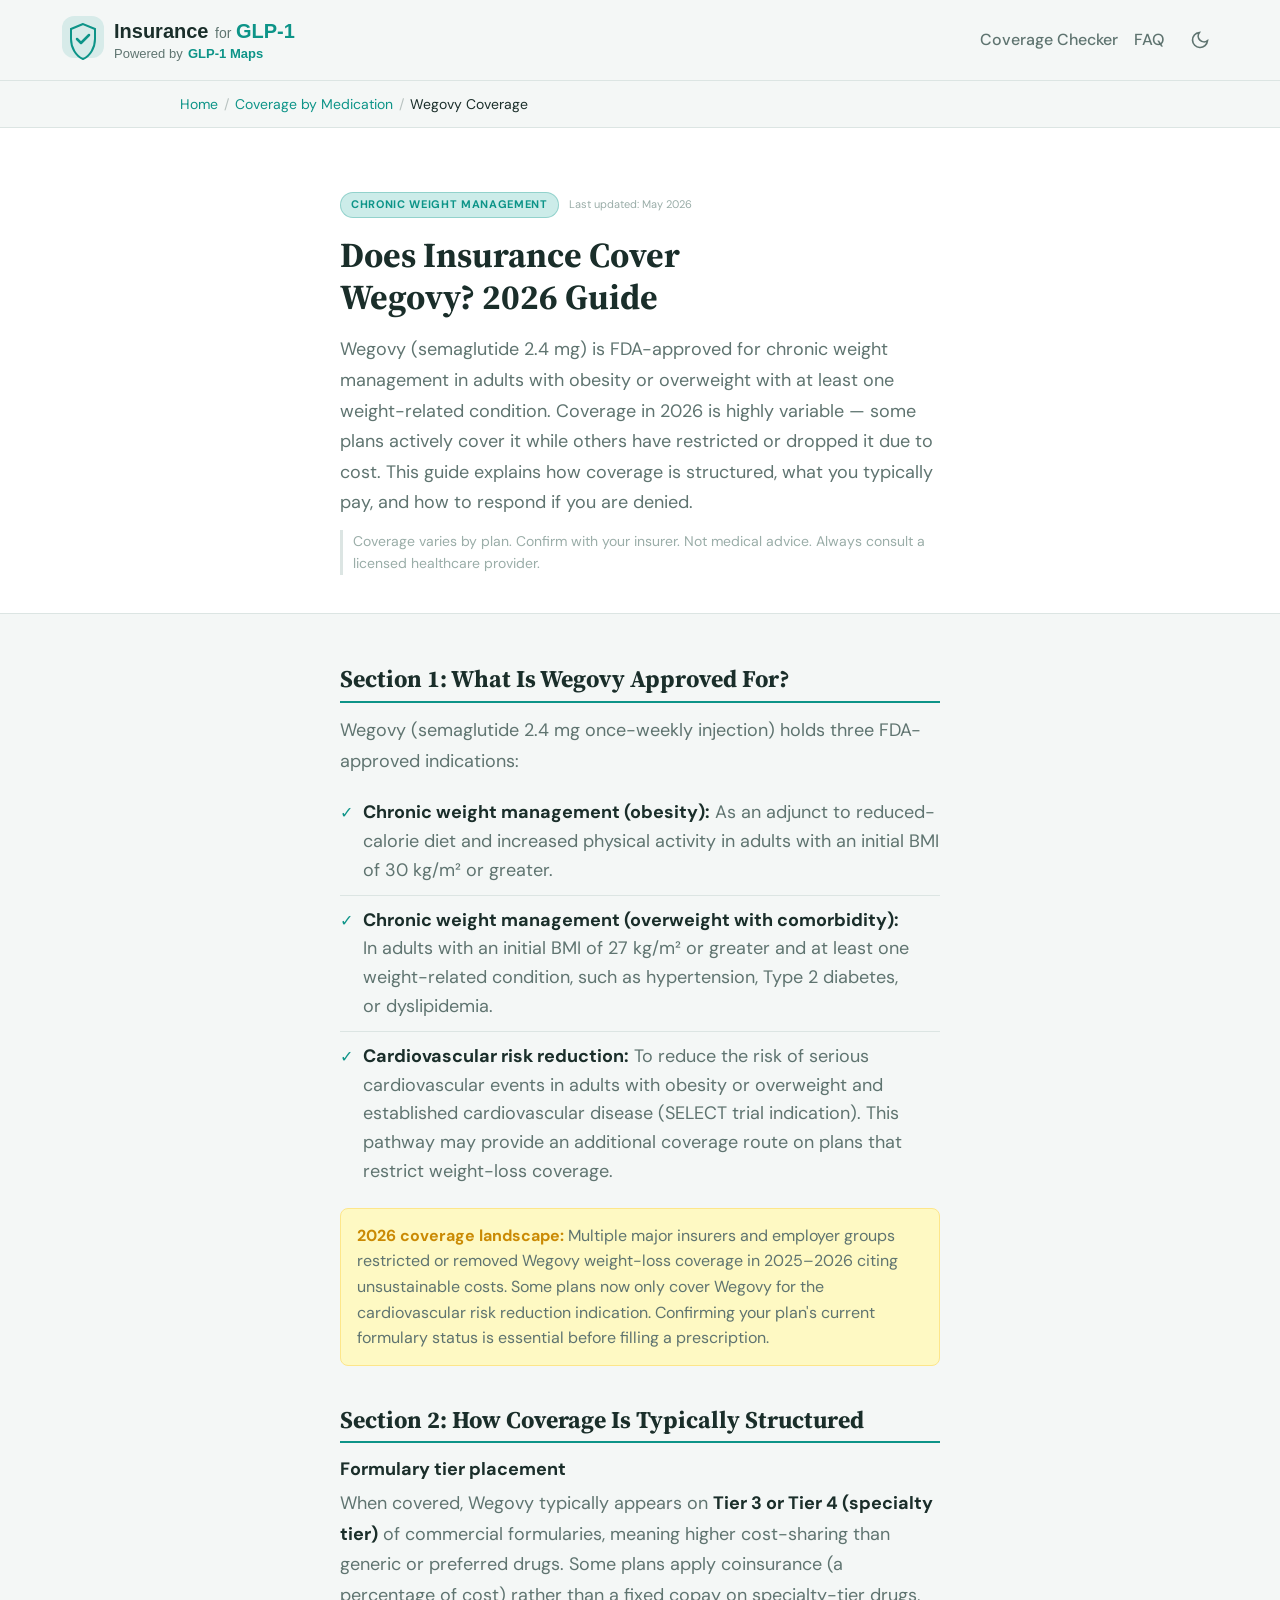
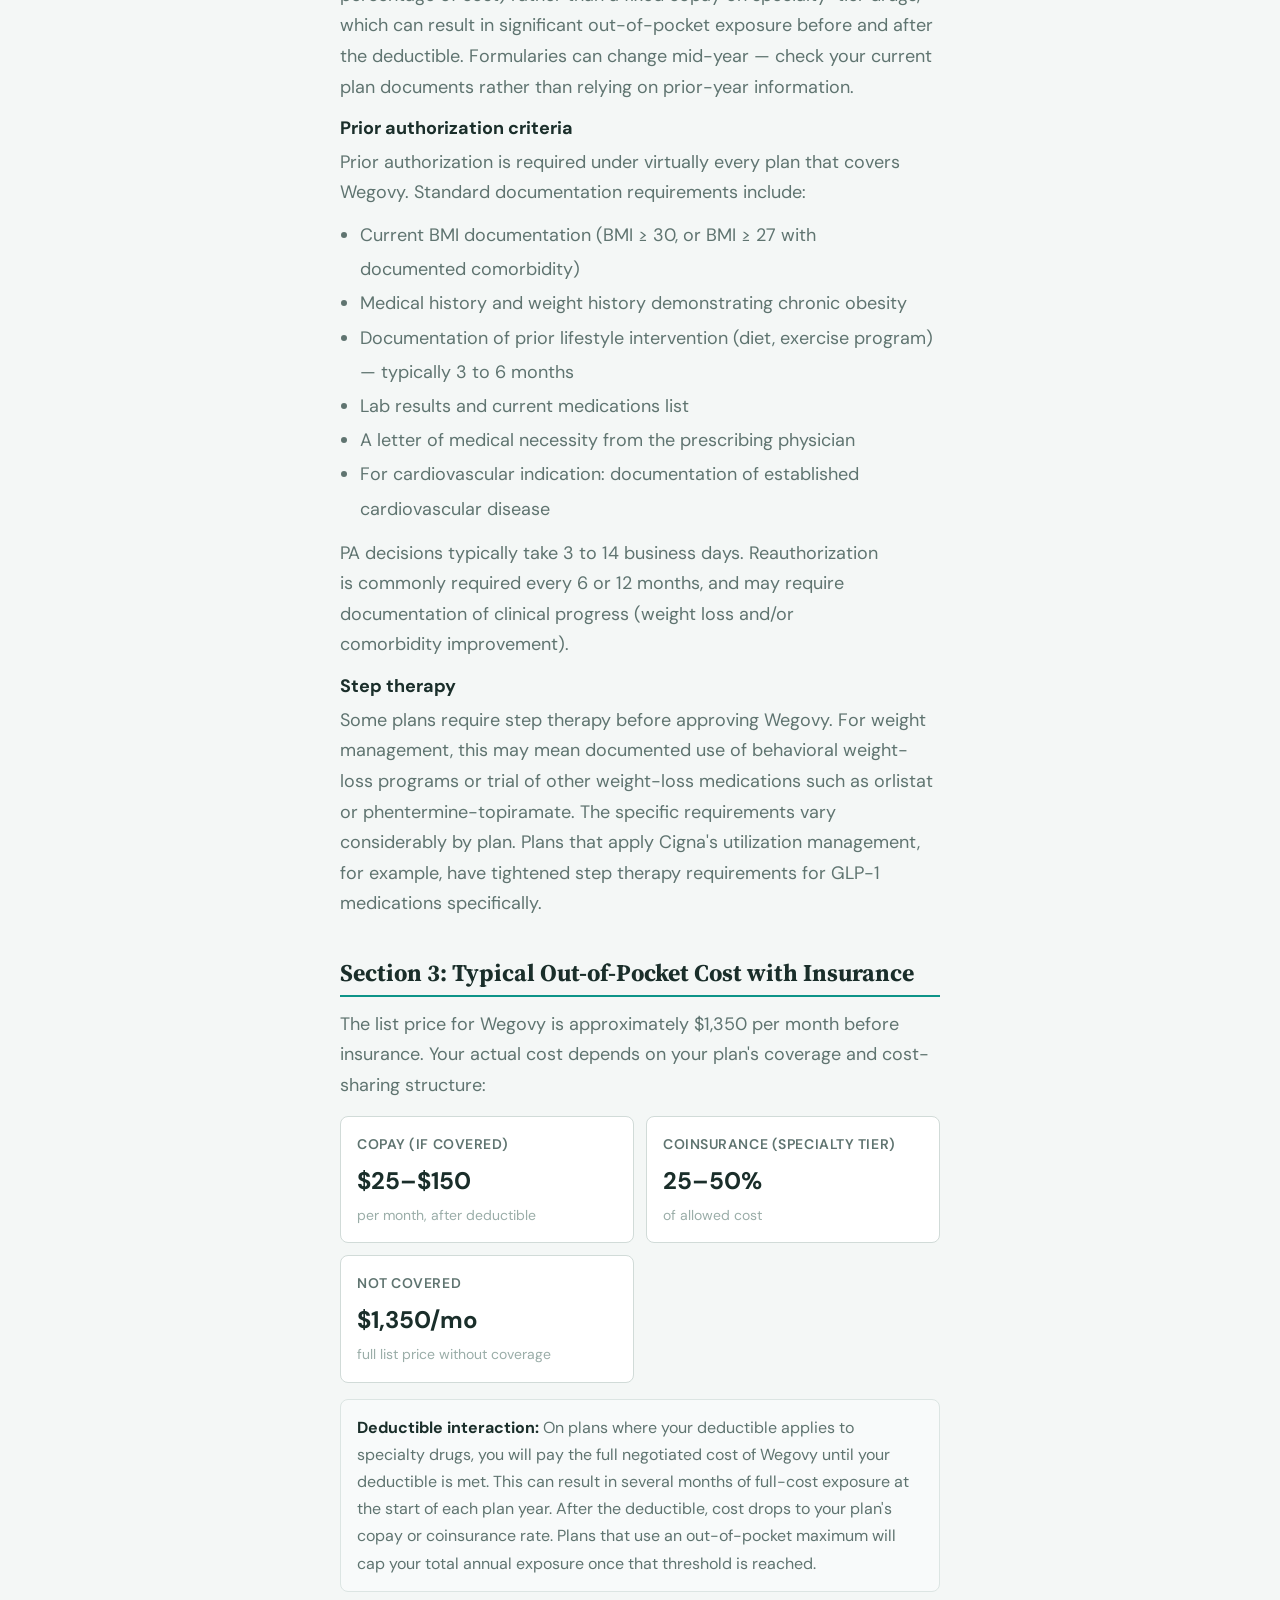
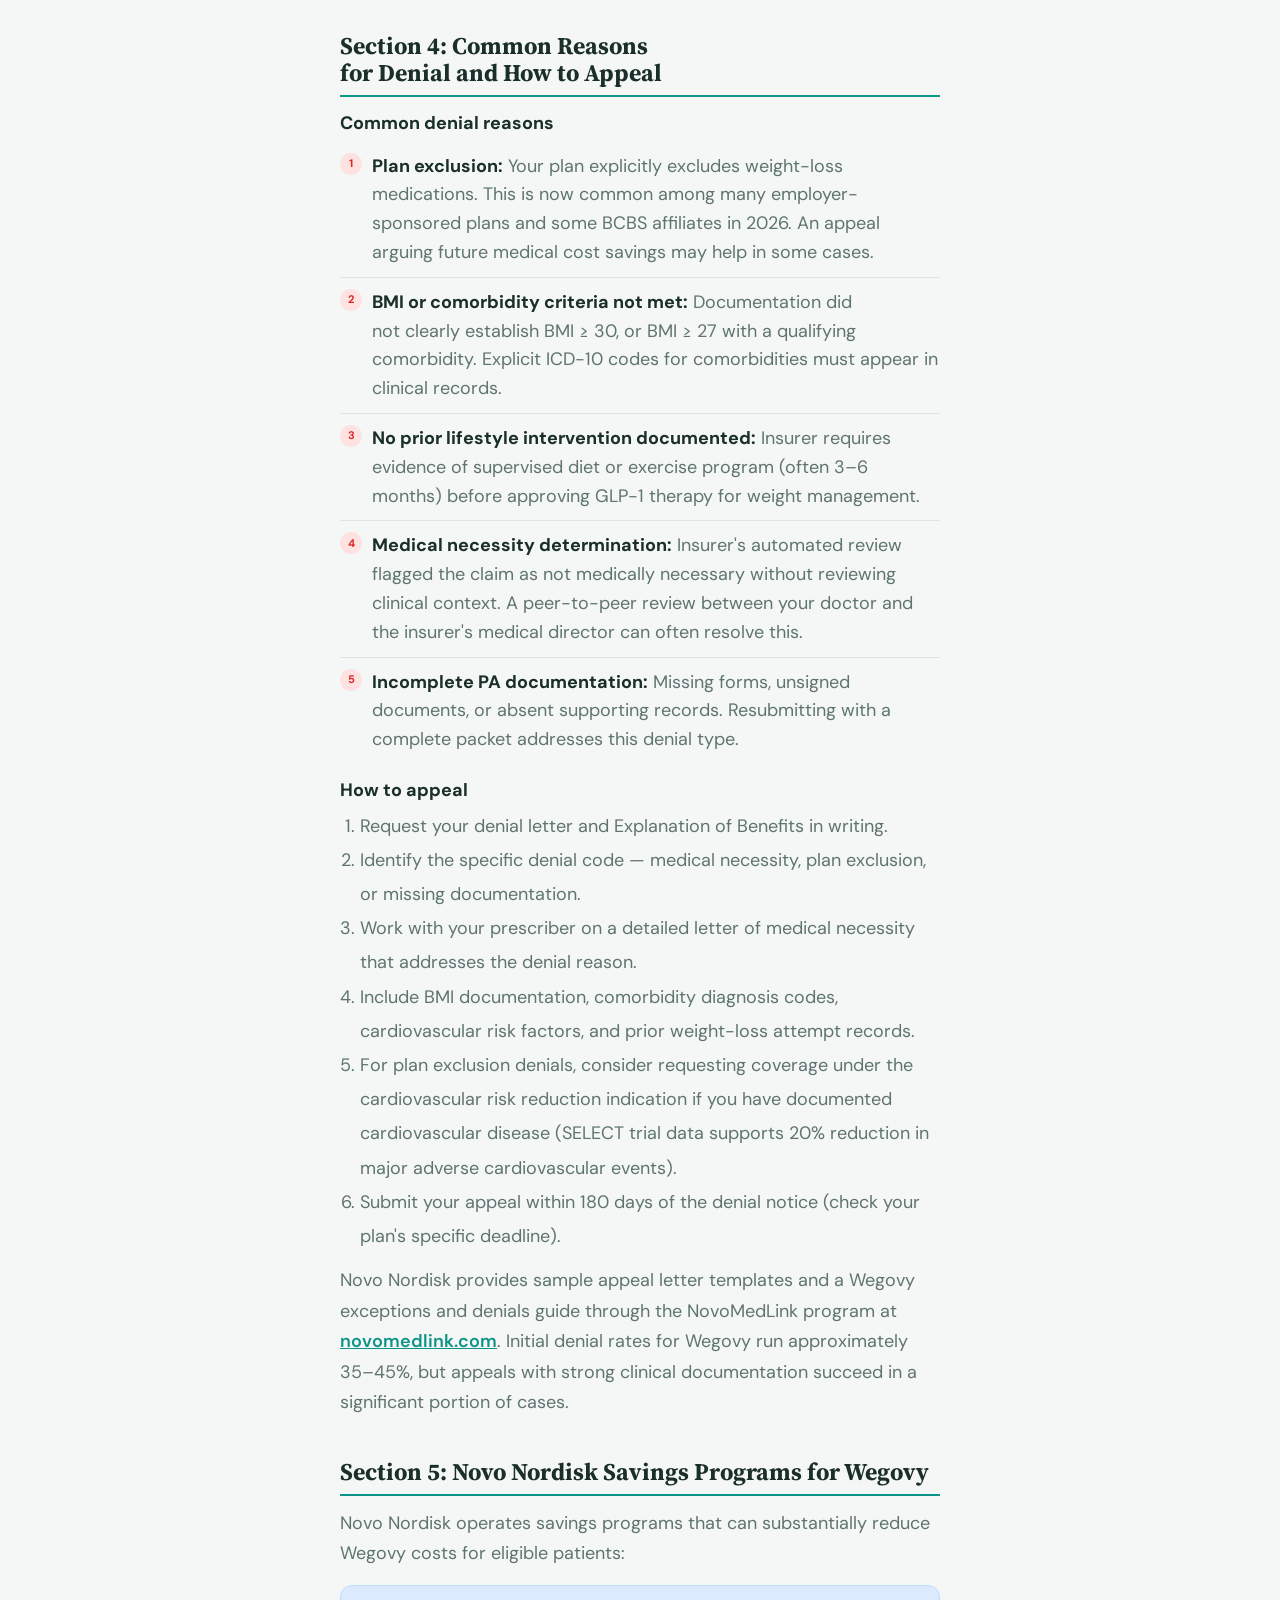
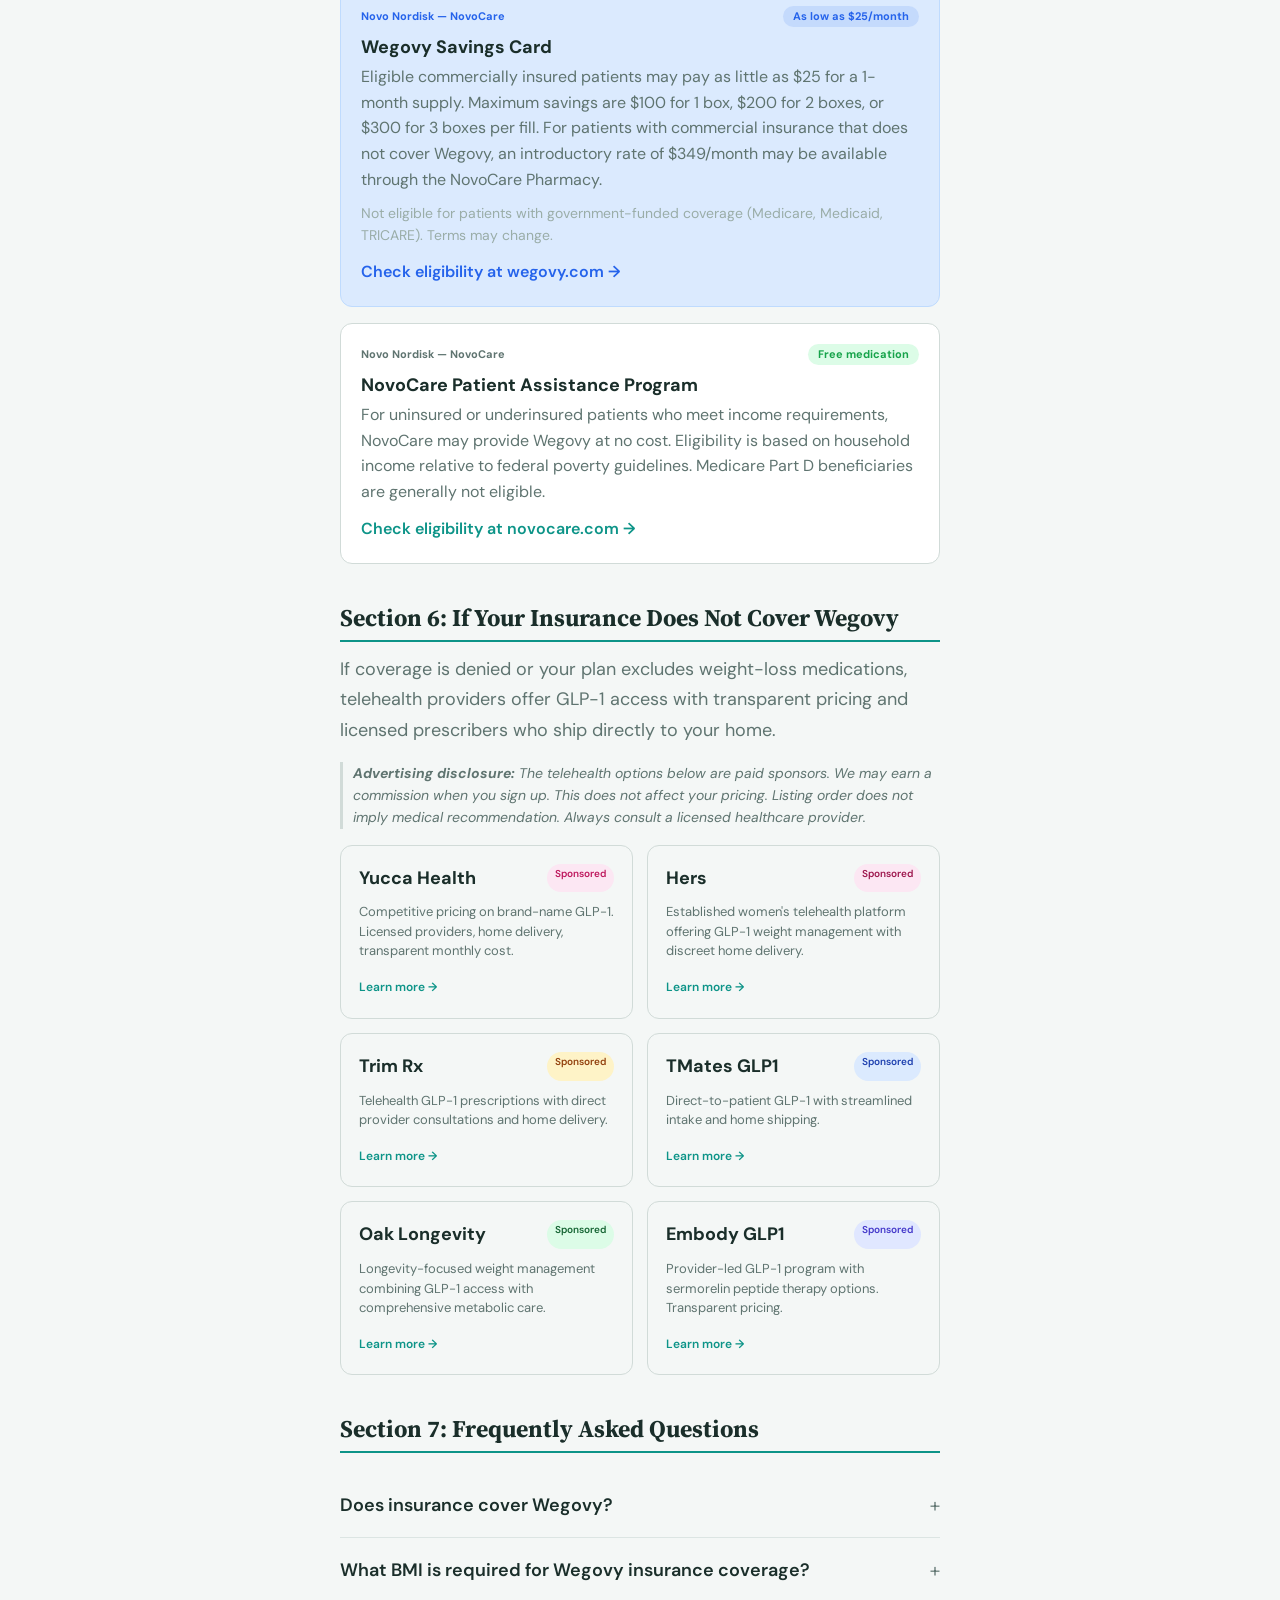
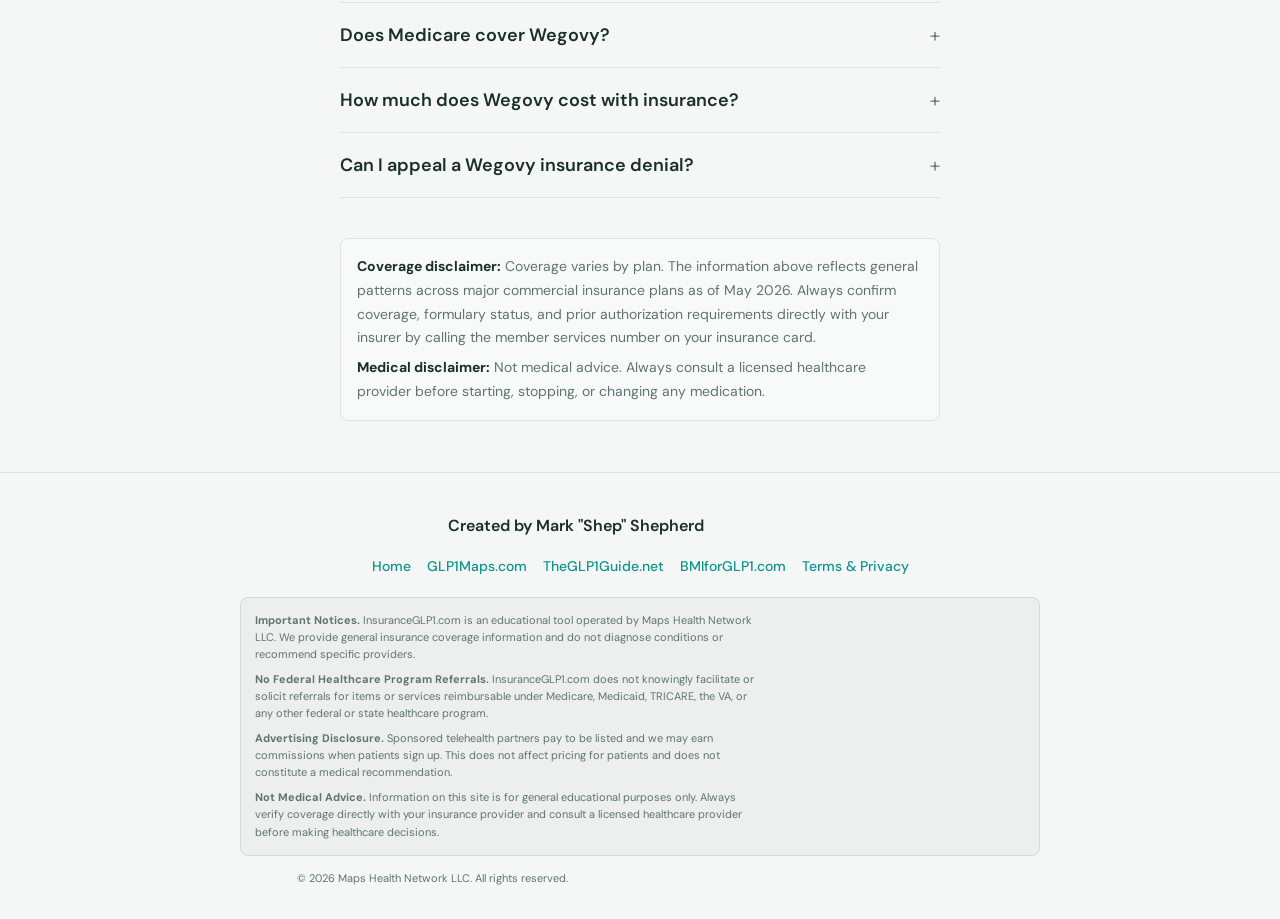
<file: wegovy-coverage.html>
<!DOCTYPE html>
<html lang="en">
<head>
  <meta charset="UTF-8">
  <meta name="viewport" content="width=device-width, initial-scale=1.0">
  <!-- Google tag (gtag.js) -->
  <script async src="https://www.googletagmanager.com/gtag/js?id=G-XJ10VYEBLD"></script>
  <script>
    window.dataLayer = window.dataLayer || [];
    function gtag(){dataLayer.push(arguments);}
    gtag('js', new Date());
    gtag('config', 'G-XJ10VYEBLD');
  </script>
  <title>Does Insurance Cover Wegovy? 2026 Coverage, Cost, and Prior Authorization Guide | InsuranceGLP1</title>
  <meta name="description" content="Find out if insurance covers Wegovy in 2026. Learn about BMI thresholds, prior authorization criteria, step therapy, typical copay costs, appeal strategies, and Novo Nordisk savings programs.">
  <meta name="keywords" content="does insurance cover Wegovy, Wegovy insurance coverage 2026, Wegovy prior authorization, Wegovy cost with insurance, Wegovy coverage denial appeal, NovoCare savings Wegovy">
  <meta name="robots" content="index, follow, max-image-preview:large, max-snippet:-1">
  <meta name="author" content="Mark Shepherd">
  <meta name="theme-color" content="#0d9488">
  <link rel="canonical" href="https://www.insuranceglp1.com/wegovy-coverage.html">

  <!-- Open Graph -->
  <meta property="og:type" content="article">
  <meta property="og:url" content="https://www.insuranceglp1.com/wegovy-coverage.html">
  <meta property="og:site_name" content="InsuranceGLP1 — Powered by GLP-1 Maps">
  <meta property="og:title" content="Does Insurance Cover Wegovy? 2026 Coverage, Cost, and Prior Authorization Guide">
  <meta property="og:description" content="Wegovy coverage in 2026: BMI thresholds, prior authorization criteria, formulary tiers, typical out-of-pocket costs, common denial reasons, and Novo Nordisk savings programs.">
  <meta property="og:image" content="https://www.glp1maps.com/og-image.png">
  <meta property="og:locale" content="en_US">

  <!-- Twitter Card -->
  <meta name="twitter:card" content="summary_large_image">
  <meta name="twitter:title" content="Does Insurance Cover Wegovy? 2026 Coverage, Cost, and Prior Authorization Guide">
  <meta name="twitter:description" content="BMI thresholds, prior authorization, cost ranges, and appeal guidance for Wegovy coverage in 2026.">
  <meta name="twitter:image" content="https://www.glp1maps.com/og-image.png">

  <!-- Favicon -->
  <link rel="icon" type="image/svg+xml" href="https://www.glp1maps.com/favicon.svg">

  <!-- Fonts -->
  <link rel="preconnect" href="https://fonts.googleapis.com">
  <link rel="preconnect" href="https://fonts.gstatic.com" crossorigin>
  <link href="https://fonts.googleapis.com/css2?family=DM+Sans:ital,opsz,wght@0,9..40,300..700;1,9..40,300..700&family=Source+Serif+4:opsz,wght@8..60,400;8..60,600;8..60,700&display=swap" rel="stylesheet">

  <link rel="stylesheet" href="./base.css">
  <link rel="stylesheet" href="./style.css">

  <!-- Schema: MedicalWebPage + Drug + FAQPage + BreadcrumbList -->
  <script type="application/ld+json">
  {
    "@context": "https://schema.org",
    "@type": ["MedicalWebPage"],
    "name": "Does Insurance Cover Wegovy? 2026 Coverage, Cost, and Prior Authorization Guide",
    "description": "Comprehensive 2026 guide to Wegovy insurance coverage, including BMI thresholds, prior authorization criteria, step therapy, out-of-pocket costs, denial reasons, appeal strategies, and Novo Nordisk savings programs.",
    "url": "https://www.insuranceglp1.com/wegovy-coverage.html",
    "inLanguage": "en-US",
    "isAccessibleForFree": true,
    "dateModified": "2026-05-07",
    "audience": { "@type": "MedicalAudience", "audienceType": "Patient" },
    "about": {
      "@type": "MedicalEntity",
      "name": "Wegovy",
      "activeIngredient": "semaglutide",
      "manufacturer": { "@type": "Organization", "name": "Novo Nordisk" },
      "legalStatus": "Prescription only"
    },
    "publisher": {
      "@type": "Organization",
      "name": "Maps Health Network, LLC",
      "url": "https://www.glp1maps.com",
      "logo": "https://www.glp1maps.com/og-image.png"
    }
  }
  </script>
  <script type="application/ld+json">
  {
    "@context": "https://schema.org",
    "@type": "FAQPage",
    "mainEntity": [
      {
        "@type": "Question",
        "name": "Does insurance cover Wegovy?",
        "acceptedAnswer": {
          "@type": "Answer",
          "text": "Coverage varies significantly by plan. In 2026, many commercial insurance plans — including some Blue Cross Blue Shield affiliates and employer-sponsored plans — have restricted or removed Wegovy coverage due to cost. Plans that do cover it typically require prior authorization and BMI documentation. Some plans cover Wegovy specifically for cardiovascular risk reduction."
        }
      },
      {
        "@type": "Question",
        "name": "What BMI do I need for Wegovy insurance coverage?",
        "acceptedAnswer": {
          "@type": "Answer",
          "text": "Most insurers require a BMI of 30 or above for weight-loss coverage. If your BMI is 27 to 29.9, you typically need documentation of at least one weight-related comorbidity — such as type 2 diabetes, hypertension, high cholesterol, or obstructive sleep apnea — to qualify."
        }
      },
      {
        "@type": "Question",
        "name": "Does Medicare cover Wegovy?",
        "acceptedAnswer": {
          "@type": "Answer",
          "text": "Medicare Part D does not cover Wegovy prescribed solely for weight loss under federal law. However, Medicare may cover Wegovy when prescribed for cardiovascular risk reduction in patients with established cardiovascular disease, subject to your plan's formulary and prior authorization requirements."
        }
      },
      {
        "@type": "Question",
        "name": "How much does Wegovy cost with insurance?",
        "acceptedAnswer": {
          "@type": "Answer",
          "text": "The list price for Wegovy is approximately $1,350 per month. With commercial insurance coverage, copays typically range from $25 to $150 per month after meeting your deductible. Commercially insured patients who qualify for the Wegovy Savings Card may pay as little as $25 per month (up to $300 savings for a 3-month supply)."
        }
      },
      {
        "@type": "Question",
        "name": "Can I appeal a Wegovy insurance denial?",
        "acceptedAnswer": {
          "@type": "Answer",
          "text": "Yes. You have the right to appeal a coverage denial, typically within 180 days of receiving the denial notice. Successful appeals include documentation of medical necessity, BMI records, comorbidity documentation, and evidence of prior weight-loss attempts. Appeals supported by a healthcare provider's documentation are substantially more likely to succeed."
        }
      }
    ]
  }
  </script>
  <script type="application/ld+json">
  {
    "@context": "https://schema.org",
    "@type": "BreadcrumbList",
    "itemListElement": [
      { "@type": "ListItem", "position": 1, "name": "Home", "item": "https://www.insuranceglp1.com/" },
      { "@type": "ListItem", "position": 2, "name": "Coverage by Medication", "item": "https://www.insuranceglp1.com/#coverage-by-medication" },
      { "@type": "ListItem", "position": 3, "name": "Wegovy Coverage", "item": "https://www.insuranceglp1.com/wegovy-coverage.html" }
    ]
  }
  </script>
<script type="application/ld+json">
{
  "@context": "https://schema.org",
  "@type": "Person",
  "@id": "https://shepsmethod.com/about.html#person",
  "name": "Mark Shepherd",
  "alternateName": "Shep Shepherd",
  "jobTitle": "Founder",
  "worksFor": {
    "@type": "Organization",
    "name": "Maps Health Network, LLC",
    "url": "https://www.glp1maps.com"
  },
  "description": "35 years in U.S. medical device sales, 26 of those at Medtronic. Two-time U.S. Representative of the Year at Medtronic. GLP-1 patient who lost 50 pounds in 9 months on Mounjaro. Founder of Maps Health Network, LLC. Creator of The S.H.E.P.S. Method.",
  "image": "https://shepsmethod.com/assets/shep-headshot.jpg",
  "email": "Mark@GLP1Receptionist.com",
  "url": "https://shepsmethod.com/about.html",
  "knowsAbout": ["GLP-1 medications", "Ozempic", "Wegovy", "Mounjaro", "Zepbound", "Weight management", "Medical device sales", "Patient concierge systems"],
  "sameAs": ["https://www.glp1maps.com", "https://glp1receptionist.com", "https://shepsmethod.com", "https://www.bmiforglp1.com", "https://www.insuranceglp1.com"]
}
</script>
</head>
<body>

  <!-- Header -->
  <header class="site-header">
    <div class="header-inner">
      <a href="https://www.insuranceglp1.com/" class="logo-link" aria-label="InsuranceGLP1 - Powered by GLP-1 Maps">
        <svg class="logo-svg" viewBox="0 0 290 56" aria-hidden="true" fill="none" xmlns="http://www.w3.org/2000/svg" style="width:290px;height:56px;cursor:pointer">
          <rect x="2" y="4" width="42" height="42" rx="12" fill="var(--color-primary)" opacity="0.12"/>
          <path d="M23 12L11 17v10c0 8.8 5 17 12 20 7-3 12-11.2 12-20V17L23 12z" fill="none" stroke="var(--color-primary)" stroke-width="2"/>
          <path d="M17 27l4 4 8-8" stroke="var(--color-primary)" stroke-width="2.5" stroke-linecap="round" stroke-linejoin="round"/>
          <text x="54" y="26" font-family="-apple-system, BlinkMacSystemFont, sans-serif" font-weight="800" font-size="20" fill="var(--color-text)">Insurance</text>
          <text x="155" y="26" font-family="-apple-system, BlinkMacSystemFont, sans-serif" font-weight="400" font-size="14" fill="var(--color-text-muted)">for</text>
          <text x="176" y="26" font-family="-apple-system, BlinkMacSystemFont, sans-serif" font-weight="800" font-size="20" fill="var(--color-primary)">GLP-1</text>
          <text x="54" y="46" font-family="-apple-system, BlinkMacSystemFont, sans-serif" font-weight="400" font-size="13" fill="var(--color-text-muted)">Powered by</text>
          <text x="128" y="46" font-family="-apple-system, BlinkMacSystemFont, sans-serif" font-weight="700" font-size="13" fill="var(--color-primary)">GLP-1 Maps</text>
        </svg>
      </a>
      <div class="header-actions">
        <a href="https://www.insuranceglp1.com/" class="nav-link">Coverage Checker</a>
        <a href="#faq" class="nav-link">FAQ</a>
        <button data-theme-toggle aria-label="Switch to dark mode">
          <svg width="20" height="20" viewBox="0 0 24 24" fill="none" stroke="currentColor" stroke-width="2"><path d="M21 12.79A9 9 0 1 1 11.21 3 7 7 0 0 0 21 12.79z"/></svg>
        </button>
      </div>
    </div>
  </header>

  <main>

    <!-- Breadcrumb -->
    <nav aria-label="Breadcrumb" style="padding:12px 0;border-bottom:1px solid var(--color-divider);">
      <div class="container">
        <ol style="display:flex;flex-wrap:wrap;gap:6px;list-style:none;padding:0;margin:0;font-size:var(--text-xs);color:var(--color-text-muted);">
          <li><a href="https://www.insuranceglp1.com/" style="color:var(--color-primary);text-decoration:none;">Home</a></li>
          <li style="opacity:0.4;">/</li>
          <li><a href="https://www.insuranceglp1.com/#coverage-by-medication" style="color:var(--color-primary);text-decoration:none;">Coverage by Medication</a></li>
          <li style="opacity:0.4;">/</li>
          <li style="color:var(--color-text);">Wegovy Coverage</li>
        </ol>
      </div>
    </nav>

    <!-- Hero / Article Header -->
    <section style="padding:clamp(2rem,5vw,4rem) 0 clamp(1.5rem,3vw,2.5rem);background:var(--color-surface);border-bottom:1px solid var(--color-divider);">
      <div class="container" style="max-width:var(--content-narrow);">
        <div style="display:flex;align-items:center;gap:10px;margin-bottom:16px;">
          <span style="font-size:11px;font-weight:700;text-transform:uppercase;letter-spacing:0.06em;background:var(--color-primary-highlight);color:var(--color-primary);border:1px solid color-mix(in srgb,var(--color-primary) 30%,transparent);padding:3px 10px;border-radius:var(--radius-full);">Chronic Weight Management</span>
          <span style="font-size:11px;color:var(--color-text-faint);">Last updated: May 2026</span>
        </div>
        <h1 style="font-family:var(--font-display);font-size:var(--text-xl);font-weight:700;color:var(--color-text);line-height:1.2;margin-bottom:16px;">Does Insurance Cover Wegovy? 2026 Guide</h1>
        <p style="font-size:var(--text-base);color:var(--color-text-muted);line-height:1.7;margin-bottom:8px;">Wegovy (semaglutide 2.4 mg) is FDA-approved for chronic weight management in adults with obesity or overweight with at least one weight-related condition. Coverage in 2026 is highly variable — some plans actively cover it while others have restricted or dropped it due to cost. This guide explains how coverage is structured, what you typically pay, and how to respond if you are denied.</p>
        <p style="font-size:var(--text-xs);color:var(--color-text-faint);border-left:3px solid var(--color-divider);padding-left:10px;margin-top:12px;">Coverage varies by plan. Confirm with your insurer. Not medical advice. Always consult a licensed healthcare provider.</p>
      </div>
    </section>

    <!-- Article Body -->
    <article style="padding:clamp(2rem,4vw,3.5rem) 0;">
      <div class="container" style="max-width:var(--content-narrow);">

        <!-- Section 1: Approved Indications -->
        <section style="margin-bottom:2.5rem;">
          <h2 style="font-family:var(--font-display);font-size:var(--text-lg);font-weight:700;color:var(--color-text);margin-bottom:12px;padding-bottom:8px;border-bottom:2px solid var(--color-primary);">Section 1: What Is Wegovy Approved For?</h2>
          <p style="color:var(--color-text-muted);line-height:1.7;margin-bottom:12px;">Wegovy (semaglutide 2.4 mg once-weekly injection) holds three FDA-approved indications:</p>
          <ul style="list-style:none;padding:0;margin:0 0 12px 0;">
            <li style="display:flex;gap:10px;align-items:flex-start;padding:10px 0;border-bottom:1px solid var(--color-divider);">
              <span style="color:var(--color-primary);font-size:1rem;flex-shrink:0;margin-top:2px;">&#10003;</span>
              <div><strong style="color:var(--color-text);">Chronic weight management (obesity):</strong> <span style="color:var(--color-text-muted);">As an adjunct to reduced-calorie diet and increased physical activity in adults with an initial BMI of 30 kg/m&#178; or greater.</span></div>
            </li>
            <li style="display:flex;gap:10px;align-items:flex-start;padding:10px 0;border-bottom:1px solid var(--color-divider);">
              <span style="color:var(--color-primary);font-size:1rem;flex-shrink:0;margin-top:2px;">&#10003;</span>
              <div><strong style="color:var(--color-text);">Chronic weight management (overweight with comorbidity):</strong> <span style="color:var(--color-text-muted);">In adults with an initial BMI of 27 kg/m&#178; or greater and at least one weight-related condition, such as hypertension, Type 2 diabetes, or dyslipidemia.</span></div>
            </li>
            <li style="display:flex;gap:10px;align-items:flex-start;padding:10px 0;">
              <span style="color:var(--color-primary);font-size:1rem;flex-shrink:0;margin-top:2px;">&#10003;</span>
              <div><strong style="color:var(--color-text);">Cardiovascular risk reduction:</strong> <span style="color:var(--color-text-muted);">To reduce the risk of serious cardiovascular events in adults with obesity or overweight and established cardiovascular disease (SELECT trial indication). This pathway may provide an additional coverage route on plans that restrict weight-loss coverage.</span></div>
            </li>
          </ul>
          <div style="background:var(--color-warning-bg);border:1px solid var(--color-warning-border);border-radius:var(--radius-md);padding:14px 16px;font-size:var(--text-sm);color:var(--color-text-muted);">
            <strong style="color:var(--color-warning);">2026 coverage landscape:</strong> Multiple major insurers and employer groups restricted or removed Wegovy weight-loss coverage in 2025–2026 citing unsustainable costs. Some plans now only cover Wegovy for the cardiovascular risk reduction indication. Confirming your plan's current formulary status is essential before filling a prescription.
          </div>
        </section>

        <!-- Section 2: Coverage Structure -->
        <section style="margin-bottom:2.5rem;">
          <h2 style="font-family:var(--font-display);font-size:var(--text-lg);font-weight:700;color:var(--color-text);margin-bottom:12px;padding-bottom:8px;border-bottom:2px solid var(--color-primary);">Section 2: How Coverage Is Typically Structured</h2>

          <h3 style="font-size:var(--text-base);font-weight:700;color:var(--color-text);margin:16px 0 8px;">Formulary tier placement</h3>
          <p style="color:var(--color-text-muted);line-height:1.7;margin-bottom:12px;">When covered, Wegovy typically appears on <strong style="color:var(--color-text);">Tier 3 or Tier 4 (specialty tier)</strong> of commercial formularies, meaning higher cost-sharing than generic or preferred drugs. Some plans apply coinsurance (a percentage of cost) rather than a fixed copay on specialty-tier drugs, which can result in significant out-of-pocket exposure before and after the deductible. Formularies can change mid-year — check your current plan documents rather than relying on prior-year information.</p>

          <h3 style="font-size:var(--text-base);font-weight:700;color:var(--color-text);margin:16px 0 8px;">Prior authorization criteria</h3>
          <p style="color:var(--color-text-muted);line-height:1.7;margin-bottom:10px;">Prior authorization is required under virtually every plan that covers Wegovy. Standard documentation requirements include:</p>
          <ul style="padding-left:20px;color:var(--color-text-muted);line-height:1.9;margin-bottom:12px;">
            <li>Current BMI documentation (BMI &#8805; 30, or BMI &#8805; 27 with documented comorbidity)</li>
            <li>Medical history and weight history demonstrating chronic obesity</li>
            <li>Documentation of prior lifestyle intervention (diet, exercise program) — typically 3 to 6 months</li>
            <li>Lab results and current medications list</li>
            <li>A letter of medical necessity from the prescribing physician</li>
            <li>For cardiovascular indication: documentation of established cardiovascular disease</li>
          </ul>
          <p style="color:var(--color-text-muted);line-height:1.7;margin-bottom:12px;">PA decisions typically take 3 to 14 business days. Reauthorization is commonly required every 6 or 12 months, and may require documentation of clinical progress (weight loss and/or comorbidity improvement).</p>

          <h3 style="font-size:var(--text-base);font-weight:700;color:var(--color-text);margin:16px 0 8px;">Step therapy</h3>
          <p style="color:var(--color-text-muted);line-height:1.7;margin-bottom:12px;">Some plans require step therapy before approving Wegovy. For weight management, this may mean documented use of behavioral weight-loss programs or trial of other weight-loss medications such as orlistat or phentermine-topiramate. The specific requirements vary considerably by plan. Plans that apply Cigna's utilization management, for example, have tightened step therapy requirements for GLP-1 medications specifically.</p>
        </section>

        <!-- Section 3: Out-of-Pocket Cost -->
        <section style="margin-bottom:2.5rem;">
          <h2 style="font-family:var(--font-display);font-size:var(--text-lg);font-weight:700;color:var(--color-text);margin-bottom:12px;padding-bottom:8px;border-bottom:2px solid var(--color-primary);">Section 3: Typical Out-of-Pocket Cost with Insurance</h2>
          <p style="color:var(--color-text-muted);line-height:1.7;margin-bottom:16px;">The list price for Wegovy is approximately $1,350 per month before insurance. Your actual cost depends on your plan's coverage and cost-sharing structure:</p>

          <div style="display:grid;grid-template-columns:repeat(auto-fit,minmax(200px,1fr));gap:12px;margin-bottom:16px;">
            <div style="background:var(--color-surface);border:1px solid var(--color-border);border-radius:var(--radius-md);padding:16px;">
              <div style="font-size:var(--text-xs);color:var(--color-text-muted);margin-bottom:6px;font-weight:600;text-transform:uppercase;letter-spacing:0.04em;">Copay (if covered)</div>
              <div style="font-size:var(--text-lg);font-weight:700;color:var(--color-text);">$25–$150</div>
              <div style="font-size:var(--text-xs);color:var(--color-text-faint);margin-top:4px;">per month, after deductible</div>
            </div>
            <div style="background:var(--color-surface);border:1px solid var(--color-border);border-radius:var(--radius-md);padding:16px;">
              <div style="font-size:var(--text-xs);color:var(--color-text-muted);margin-bottom:6px;font-weight:600;text-transform:uppercase;letter-spacing:0.04em;">Coinsurance (specialty tier)</div>
              <div style="font-size:var(--text-lg);font-weight:700;color:var(--color-text);">25–50%</div>
              <div style="font-size:var(--text-xs);color:var(--color-text-faint);margin-top:4px;">of allowed cost</div>
            </div>
            <div style="background:var(--color-surface);border:1px solid var(--color-border);border-radius:var(--radius-md);padding:16px;">
              <div style="font-size:var(--text-xs);color:var(--color-text-muted);margin-bottom:6px;font-weight:600;text-transform:uppercase;letter-spacing:0.04em;">Not Covered</div>
              <div style="font-size:var(--text-lg);font-weight:700;color:var(--color-text);">$1,350/mo</div>
              <div style="font-size:var(--text-xs);color:var(--color-text-faint);margin-top:4px;">full list price without coverage</div>
            </div>
          </div>

          <div style="background:var(--color-surface-2);border:1px solid var(--color-divider);border-radius:var(--radius-md);padding:14px 16px;font-size:var(--text-sm);color:var(--color-text-muted);line-height:1.7;">
            <strong style="color:var(--color-text);">Deductible interaction:</strong> On plans where your deductible applies to specialty drugs, you will pay the full negotiated cost of Wegovy until your deductible is met. This can result in several months of full-cost exposure at the start of each plan year. After the deductible, cost drops to your plan's copay or coinsurance rate. Plans that use an out-of-pocket maximum will cap your total annual exposure once that threshold is reached.
          </div>
        </section>

        <!-- Section 4: Denial + Appeal -->
        <section style="margin-bottom:2.5rem;">
          <h2 style="font-family:var(--font-display);font-size:var(--text-lg);font-weight:700;color:var(--color-text);margin-bottom:12px;padding-bottom:8px;border-bottom:2px solid var(--color-primary);">Section 4: Common Reasons for Denial and How to Appeal</h2>

          <h3 style="font-size:var(--text-base);font-weight:700;color:var(--color-text);margin:16px 0 8px;">Common denial reasons</h3>
          <ul style="list-style:none;padding:0;margin:0 0 16px 0;">
            <li style="display:flex;gap:10px;align-items:flex-start;padding:10px 0;border-bottom:1px solid var(--color-divider);">
              <span style="background:var(--color-error-bg);color:var(--color-error);border-radius:var(--radius-full);width:22px;height:22px;display:inline-flex;align-items:center;justify-content:center;font-size:11px;font-weight:700;flex-shrink:0;margin-top:1px;">1</span>
              <div><strong style="color:var(--color-text);">Plan exclusion:</strong> <span style="color:var(--color-text-muted);">Your plan explicitly excludes weight-loss medications. This is now common among many employer-sponsored plans and some BCBS affiliates in 2026. An appeal arguing future medical cost savings may help in some cases.</span></div>
            </li>
            <li style="display:flex;gap:10px;align-items:flex-start;padding:10px 0;border-bottom:1px solid var(--color-divider);">
              <span style="background:var(--color-error-bg);color:var(--color-error);border-radius:var(--radius-full);width:22px;height:22px;display:inline-flex;align-items:center;justify-content:center;font-size:11px;font-weight:700;flex-shrink:0;margin-top:1px;">2</span>
              <div><strong style="color:var(--color-text);">BMI or comorbidity criteria not met:</strong> <span style="color:var(--color-text-muted);">Documentation did not clearly establish BMI &#8805; 30, or BMI &#8805; 27 with a qualifying comorbidity. Explicit ICD-10 codes for comorbidities must appear in clinical records.</span></div>
            </li>
            <li style="display:flex;gap:10px;align-items:flex-start;padding:10px 0;border-bottom:1px solid var(--color-divider);">
              <span style="background:var(--color-error-bg);color:var(--color-error);border-radius:var(--radius-full);width:22px;height:22px;display:inline-flex;align-items:center;justify-content:center;font-size:11px;font-weight:700;flex-shrink:0;margin-top:1px;">3</span>
              <div><strong style="color:var(--color-text);">No prior lifestyle intervention documented:</strong> <span style="color:var(--color-text-muted);">Insurer requires evidence of supervised diet or exercise program (often 3–6 months) before approving GLP-1 therapy for weight management.</span></div>
            </li>
            <li style="display:flex;gap:10px;align-items:flex-start;padding:10px 0;border-bottom:1px solid var(--color-divider);">
              <span style="background:var(--color-error-bg);color:var(--color-error);border-radius:var(--radius-full);width:22px;height:22px;display:inline-flex;align-items:center;justify-content:center;font-size:11px;font-weight:700;flex-shrink:0;margin-top:1px;">4</span>
              <div><strong style="color:var(--color-text);">Medical necessity determination:</strong> <span style="color:var(--color-text-muted);">Insurer's automated review flagged the claim as not medically necessary without reviewing clinical context. A peer-to-peer review between your doctor and the insurer's medical director can often resolve this.</span></div>
            </li>
            <li style="display:flex;gap:10px;align-items:flex-start;padding:10px 0;">
              <span style="background:var(--color-error-bg);color:var(--color-error);border-radius:var(--radius-full);width:22px;height:22px;display:inline-flex;align-items:center;justify-content:center;font-size:11px;font-weight:700;flex-shrink:0;margin-top:1px;">5</span>
              <div><strong style="color:var(--color-text);">Incomplete PA documentation:</strong> <span style="color:var(--color-text-muted);">Missing forms, unsigned documents, or absent supporting records. Resubmitting with a complete packet addresses this denial type.</span></div>
            </li>
          </ul>

          <h3 style="font-size:var(--text-base);font-weight:700;color:var(--color-text);margin:16px 0 8px;">How to appeal</h3>
          <ol style="padding-left:20px;color:var(--color-text-muted);line-height:1.9;margin-bottom:12px;">
            <li>Request your denial letter and Explanation of Benefits in writing.</li>
            <li>Identify the specific denial code — medical necessity, plan exclusion, or missing documentation.</li>
            <li>Work with your prescriber on a detailed letter of medical necessity that addresses the denial reason.</li>
            <li>Include BMI documentation, comorbidity diagnosis codes, cardiovascular risk factors, and prior weight-loss attempt records.</li>
            <li>For plan exclusion denials, consider requesting coverage under the cardiovascular risk reduction indication if you have documented cardiovascular disease (SELECT trial data supports 20% reduction in major adverse cardiovascular events).</li>
            <li>Submit your appeal within 180 days of the denial notice (check your plan's specific deadline).</li>
          </ol>
          <p style="color:var(--color-text-muted);line-height:1.7;">Novo Nordisk provides sample appeal letter templates and a Wegovy exceptions and denials guide through the NovoMedLink program at <a href="https://www.novomedlink.com/obesity/products/treatments/wegovy/cost-coverage/initiating-wegovy-pa.html" target="_blank" rel="noopener noreferrer" style="color:var(--color-primary);font-weight:600;">novomedlink.com</a>. Initial denial rates for Wegovy run approximately 35–45%, but appeals with strong clinical documentation succeed in a significant portion of cases.</p>
        </section>

        <!-- Section 5: Manufacturer Savings -->
        <section style="margin-bottom:2.5rem;">
          <h2 style="font-family:var(--font-display);font-size:var(--text-lg);font-weight:700;color:var(--color-text);margin-bottom:12px;padding-bottom:8px;border-bottom:2px solid var(--color-primary);">Section 5: Novo Nordisk Savings Programs for Wegovy</h2>
          <p style="color:var(--color-text-muted);line-height:1.7;margin-bottom:16px;">Novo Nordisk operates savings programs that can substantially reduce Wegovy costs for eligible patients:</p>

          <div style="display:grid;gap:16px;">
            <a href="https://www.wegovy.com/obesity/what-to-pay-for-wegovy.html" target="_blank" rel="noopener noreferrer" style="display:block;padding:20px;border:1px solid var(--color-blue-border);border-radius:var(--radius-lg);background:var(--color-blue-bg);text-decoration:none;">
              <div style="display:flex;align-items:center;justify-content:space-between;margin-bottom:10px;">
                <span style="font-size:11px;font-weight:700;color:var(--color-blue);">Novo Nordisk — NovoCare</span>
                <span style="font-size:11px;font-weight:700;color:var(--color-blue);background:rgba(37,99,235,0.12);padding:2px 10px;border-radius:var(--radius-full);">As low as $25/month</span>
              </div>
              <h3 style="font-size:var(--text-base);font-weight:700;color:var(--color-text);margin-bottom:6px;">Wegovy Savings Card</h3>
              <p style="font-size:var(--text-sm);color:var(--color-text-muted);line-height:1.6;margin-bottom:10px;">Eligible commercially insured patients may pay as little as $25 for a 1-month supply. Maximum savings are $100 for 1 box, $200 for 2 boxes, or $300 for 3 boxes per fill. For patients with commercial insurance that does not cover Wegovy, an introductory rate of $349/month may be available through the NovoCare Pharmacy.</p>
              <p style="font-size:var(--text-xs);color:var(--color-text-faint);margin-bottom:10px;">Not eligible for patients with government-funded coverage (Medicare, Medicaid, TRICARE). Terms may change.</p>
              <span style="font-size:var(--text-sm);font-weight:600;color:var(--color-blue);">Check eligibility at wegovy.com &#8594;</span>
            </a>

            <a href="https://www.novocare.com/eligibility/psp.html" target="_blank" rel="noopener noreferrer" style="display:block;padding:20px;border:1px solid var(--color-border);border-radius:var(--radius-lg);background:var(--color-surface);text-decoration:none;">
              <div style="display:flex;align-items:center;justify-content:space-between;margin-bottom:10px;">
                <span style="font-size:11px;font-weight:700;color:var(--color-text-muted);">Novo Nordisk — NovoCare</span>
                <span style="font-size:11px;font-weight:700;color:var(--color-success);background:var(--color-success-bg);padding:2px 10px;border-radius:var(--radius-full);">Free medication</span>
              </div>
              <h3 style="font-size:var(--text-base);font-weight:700;color:var(--color-text);margin-bottom:6px;">NovoCare Patient Assistance Program</h3>
              <p style="font-size:var(--text-sm);color:var(--color-text-muted);line-height:1.6;margin-bottom:10px;">For uninsured or underinsured patients who meet income requirements, NovoCare may provide Wegovy at no cost. Eligibility is based on household income relative to federal poverty guidelines. Medicare Part D beneficiaries are generally not eligible.</p>
              <span style="font-size:var(--text-sm);font-weight:600;color:var(--color-primary);">Check eligibility at novocare.com &#8594;</span>
            </a>
          </div>
        </section>

        <!-- Section 6: If Not Covered -->
        <section style="margin-bottom:2.5rem;">
          <h2 style="font-family:var(--font-display);font-size:var(--text-lg);font-weight:700;color:var(--color-text);margin-bottom:12px;padding-bottom:8px;border-bottom:2px solid var(--color-primary);">Section 6: If Your Insurance Does Not Cover Wegovy</h2>
          <p style="color:var(--color-text-muted);line-height:1.7;margin-bottom:16px;">If coverage is denied or your plan excludes weight-loss medications, telehealth providers offer GLP-1 access with transparent pricing and licensed prescribers who ship directly to your home.</p>
          <p style="font-size:var(--text-xs);color:var(--color-text-muted);border-left:3px solid var(--color-border);padding-left:10px;margin-bottom:16px;font-style:italic;"><strong>Advertising disclosure:</strong> The telehealth options below are paid sponsors. We may earn a commission when you sign up. This does not affect your pricing. Listing order does not imply medical recommendation. Always consult a licensed healthcare provider.</p>

          <div style="display:grid;grid-template-columns:repeat(auto-fit,minmax(250px,1fr));gap:14px;">
            <a href="https://track.revoffers.com/aff_c?offer_id=1460&aff_id=12198" target="_blank" rel="noopener noreferrer sponsored" style="display:block;padding:18px;border:1px solid var(--color-border);border-radius:var(--radius-lg);text-decoration:none;transition:box-shadow 0.2s;" onmouseover="this.style.boxShadow='0 4px 12px rgba(0,0,0,0.1)'" onmouseout="this.style.boxShadow='none'">
              <div style="display:flex;justify-content:space-between;margin-bottom:10px;"><strong style="color:var(--color-text);">Yucca Health</strong><span style="font-size:10px;background:#fce7f3;color:#be185d;padding:2px 8px;border-radius:99px;font-weight:600;">Sponsored</span></div>
              <p style="font-size:13px;color:var(--color-text-muted);margin:0 0 10px 0;line-height:1.5;">Competitive pricing on brand-name GLP-1. Licensed providers, home delivery, transparent monthly cost.</p>
              <span style="font-size:12px;font-weight:600;color:var(--color-primary);">Learn more &#8594;</span>
            </a>
            <a href="https://track.revoffers.com/aff_c?offer_id=1091&aff_id=12198" target="_blank" rel="noopener noreferrer sponsored" style="display:block;padding:18px;border:1px solid var(--color-border);border-radius:var(--radius-lg);text-decoration:none;transition:box-shadow 0.2s;" onmouseover="this.style.boxShadow='0 4px 12px rgba(0,0,0,0.1)'" onmouseout="this.style.boxShadow='none'">
              <div style="display:flex;justify-content:space-between;margin-bottom:10px;"><strong style="color:var(--color-text);">Hers</strong><span style="font-size:10px;background:#fce7f3;color:#9d174d;padding:2px 8px;border-radius:99px;font-weight:600;">Sponsored</span></div>
              <p style="font-size:13px;color:var(--color-text-muted);margin:0 0 10px 0;line-height:1.5;">Established women's telehealth platform offering GLP-1 weight management with discreet home delivery.</p>
              <span style="font-size:12px;font-weight:600;color:var(--color-primary);">Learn more &#8594;</span>
            </a>
            <a href="https://track.revoffers.com/aff_c?offer_id=1515&aff_id=12198" target="_blank" rel="noopener noreferrer sponsored" style="display:block;padding:18px;border:1px solid var(--color-border);border-radius:var(--radius-lg);text-decoration:none;transition:box-shadow 0.2s;" onmouseover="this.style.boxShadow='0 4px 12px rgba(0,0,0,0.1)'" onmouseout="this.style.boxShadow='none'">
              <div style="display:flex;justify-content:space-between;margin-bottom:10px;"><strong style="color:var(--color-text);">Trim Rx</strong><span style="font-size:10px;background:#fef3c7;color:#92400e;padding:2px 8px;border-radius:99px;font-weight:600;">Sponsored</span></div>
              <p style="font-size:13px;color:var(--color-text-muted);margin:0 0 10px 0;line-height:1.5;">Telehealth GLP-1 prescriptions with direct provider consultations and home delivery.</p>
              <span style="font-size:12px;font-weight:600;color:var(--color-primary);">Learn more &#8594;</span>
            </a>
            <a href="https://track.revoffers.com/aff_c?offer_id=1471&aff_id=12198" target="_blank" rel="noopener noreferrer sponsored" style="display:block;padding:18px;border:1px solid var(--color-border);border-radius:var(--radius-lg);text-decoration:none;transition:box-shadow 0.2s;" onmouseover="this.style.boxShadow='0 4px 12px rgba(0,0,0,0.1)'" onmouseout="this.style.boxShadow='none'">
              <div style="display:flex;justify-content:space-between;margin-bottom:10px;"><strong style="color:var(--color-text);">TMates GLP1</strong><span style="font-size:10px;background:#dbeafe;color:#1e40af;padding:2px 8px;border-radius:99px;font-weight:600;">Sponsored</span></div>
              <p style="font-size:13px;color:var(--color-text-muted);margin:0 0 10px 0;line-height:1.5;">Direct-to-patient GLP-1 with streamlined intake and home shipping.</p>
              <span style="font-size:12px;font-weight:600;color:var(--color-primary);">Learn more &#8594;</span>
            </a>
            <a href="https://track.revoffers.com/aff_c?offer_id=1581&aff_id=12198" target="_blank" rel="noopener noreferrer sponsored" style="display:block;padding:18px;border:1px solid var(--color-border);border-radius:var(--radius-lg);text-decoration:none;transition:box-shadow 0.2s;" onmouseover="this.style.boxShadow='0 4px 12px rgba(0,0,0,0.1)'" onmouseout="this.style.boxShadow='none'">
              <div style="display:flex;justify-content:space-between;margin-bottom:10px;"><strong style="color:var(--color-text);">Oak Longevity</strong><span style="font-size:10px;background:#dcfce7;color:#166534;padding:2px 8px;border-radius:99px;font-weight:600;">Sponsored</span></div>
              <p style="font-size:13px;color:var(--color-text-muted);margin:0 0 10px 0;line-height:1.5;">Longevity-focused weight management combining GLP-1 access with comprehensive metabolic care.</p>
              <span style="font-size:12px;font-weight:600;color:var(--color-primary);">Learn more &#8594;</span>
            </a>
            <a href="https://track.revoffers.com/aff_c?offer_id=1548&aff_id=12198" target="_blank" rel="noopener noreferrer sponsored" style="display:block;padding:18px;border:1px solid var(--color-border);border-radius:var(--radius-lg);text-decoration:none;transition:box-shadow 0.2s;" onmouseover="this.style.boxShadow='0 4px 12px rgba(0,0,0,0.1)'" onmouseout="this.style.boxShadow='none'">
              <div style="display:flex;justify-content:space-between;margin-bottom:10px;"><strong style="color:var(--color-text);">Embody GLP1</strong><span style="font-size:10px;background:#e0e7ff;color:#4338ca;padding:2px 8px;border-radius:99px;font-weight:600;">Sponsored</span></div>
              <p style="font-size:13px;color:var(--color-text-muted);margin:0 0 10px 0;line-height:1.5;">Provider-led GLP-1 program with sermorelin peptide therapy options. Transparent pricing.</p>
              <span style="font-size:12px;font-weight:600;color:var(--color-primary);">Learn more &#8594;</span>
            </a>
          </div>
        </section>

        <!-- Section 7: FAQ -->
        <section id="faq" style="margin-bottom:2.5rem;">
          <h2 style="font-family:var(--font-display);font-size:var(--text-lg);font-weight:700;color:var(--color-text);margin-bottom:20px;padding-bottom:8px;border-bottom:2px solid var(--color-primary);">Section 7: Frequently Asked Questions</h2>
          <div class="faq-list">
            <details class="faq-item">
              <summary class="faq-question">Does insurance cover Wegovy?</summary>
              <div class="faq-answer"><p>Coverage varies significantly by plan. In 2026, many commercial plans — including some Blue Cross Blue Shield affiliates and employer-sponsored groups — have restricted or removed Wegovy weight-loss coverage due to cost. Plans that do cover it require prior authorization and BMI documentation. Some plans offer an alternative coverage pathway under the cardiovascular risk reduction indication. Always call your insurer's member services line to confirm current formulary status.</p></div>
            </details>
            <details class="faq-item">
              <summary class="faq-question">What BMI is required for Wegovy insurance coverage?</summary>
              <div class="faq-answer"><p>Most insurers require a BMI of 30 or above for weight-loss coverage. If your BMI is 27 to 29.9, you typically need documentation of at least one weight-related comorbidity — such as Type 2 diabetes, hypertension, dyslipidemia, or obstructive sleep apnea — to qualify. Your prescriber must include explicit ICD-10 diagnosis codes for these conditions in the prior authorization submission.</p></div>
            </details>
            <details class="faq-item">
              <summary class="faq-question">Does Medicare cover Wegovy?</summary>
              <div class="faq-answer"><p>Medicare Part D does not cover Wegovy prescribed solely for weight loss under federal law. However, Medicare may cover Wegovy when prescribed for cardiovascular risk reduction in patients with established cardiovascular disease, subject to your specific Part D plan's formulary and prior authorization requirements. A CMS demonstration program beginning in 2026 may expand limited GLP-1 access for some Medicare beneficiaries, but this does not represent full coverage expansion under standard Part D.</p></div>
            </details>
            <details class="faq-item">
              <summary class="faq-question">How much does Wegovy cost with insurance?</summary>
              <div class="faq-answer"><p>The list price for Wegovy is approximately $1,350 per month. With commercial insurance coverage, copays typically range from $25 to $150 per month depending on your plan's formulary tier. Commercially insured patients who qualify for the Wegovy Savings Card may pay as little as $25 per month. Government insurance beneficiaries (Medicare, Medicaid, TRICARE) are not eligible for the manufacturer savings card.</p></div>
            </details>
            <details class="faq-item">
              <summary class="faq-question">Can I appeal a Wegovy insurance denial?</summary>
              <div class="faq-answer"><p>Yes. If your plan was created after March 2010, you have the right to appeal a coverage denial. You typically have up to 180 days from the denial notice to submit an appeal (check your plan's specific deadline). Successful appeals include documentation of medical necessity, BMI records, comorbidity diagnoses, cardiovascular risk factors, and evidence of prior weight-loss attempts. Novo Nordisk provides sample appeal letter templates through its NovoMedLink program.</p></div>
            </details>
          </div>
        </section>

        <!-- Disclaimer -->
        <div style="background:var(--color-surface-2);border:1px solid var(--color-divider);border-radius:var(--radius-md);padding:16px;font-size:var(--text-xs);color:var(--color-text-muted);line-height:1.7;">
          <p style="margin-bottom:6px;"><strong style="color:var(--color-text);">Coverage disclaimer:</strong> Coverage varies by plan. The information above reflects general patterns across major commercial insurance plans as of May 2026. Always confirm coverage, formulary status, and prior authorization requirements directly with your insurer by calling the member services number on your insurance card.</p>
          <p style="margin:0;"><strong style="color:var(--color-text);">Medical disclaimer:</strong> Not medical advice. Always consult a licensed healthcare provider before starting, stopping, or changing any medication.</p>
        </div>

      </div>
    </article>
  </main>

  <!-- Footer -->
  <footer class="site-footer">
    <div class="container">
      <p class="footer-credit">Created by Mark "Shep" Shepherd</p>
      <nav class="footer-links" aria-label="Footer navigation">
        <a href="https://www.insuranceglp1.com/">Home</a>
        <a href="https://www.glp1maps.com" target="_blank" rel="noopener noreferrer">GLP1Maps.com</a>
        <a href="https://www.theglp1guide.net" target="_blank" rel="noopener noreferrer">TheGLP1Guide.net</a>
        <a href="https://www.bmiforglp1.com" target="_blank" rel="noopener noreferrer">BMIforGLP1.com</a>
        <a href="#">Terms &amp; Privacy</a>
      </nav>
      <div style="background:rgba(0,0,0,0.03);border:1px solid var(--color-border);border-radius:8px;padding:14px;margin:18px auto 14px;max-width:800px;font-size:11px;line-height:1.55;color:var(--color-text-muted);text-align:left">
        <p style="margin:0 0 8px"><strong>Important Notices.</strong> InsuranceGLP1.com is an educational tool operated by Maps Health Network LLC. We provide general insurance coverage information and do not diagnose conditions or recommend specific providers.</p>
        <p style="margin:0 0 8px"><strong>No Federal Healthcare Program Referrals.</strong> InsuranceGLP1.com does not knowingly facilitate or solicit referrals for items or services reimbursable under Medicare, Medicaid, TRICARE, the VA, or any other federal or state healthcare program.</p>
        <p style="margin:0 0 8px"><strong>Advertising Disclosure.</strong> Sponsored telehealth partners pay to be listed and we may earn commissions when patients sign up. This does not affect pricing for patients and does not constitute a medical recommendation.</p>
        <p style="margin:0"><strong>Not Medical Advice.</strong> Information on this site is for general educational purposes only. Always verify coverage directly with your insurance provider and consult a licensed healthcare provider before making healthcare decisions.</p>
      </div>
      <p class="footer-copy" style="text-align:center;font-size:11px;color:var(--color-text-muted);margin-top:10px;">&copy; 2026 Maps Health Network LLC. All rights reserved.</p>
    </div>
  </footer>

  <script>
    const toggle = document.querySelector('[data-theme-toggle]');
    if (toggle) {
      const stored = localStorage.getItem('theme');
      if (stored) document.documentElement.setAttribute('data-theme', stored);
      toggle.addEventListener('click', () => {
        const current = document.documentElement.getAttribute('data-theme');
        const next = current === 'dark' ? 'light' : 'dark';
        document.documentElement.setAttribute('data-theme', next);
        localStorage.setItem('theme', next);
        toggle.setAttribute('aria-label', next === 'dark' ? 'Switch to light mode' : 'Switch to dark mode');
      });
    }
  </script>
</body>
</html>
</file>
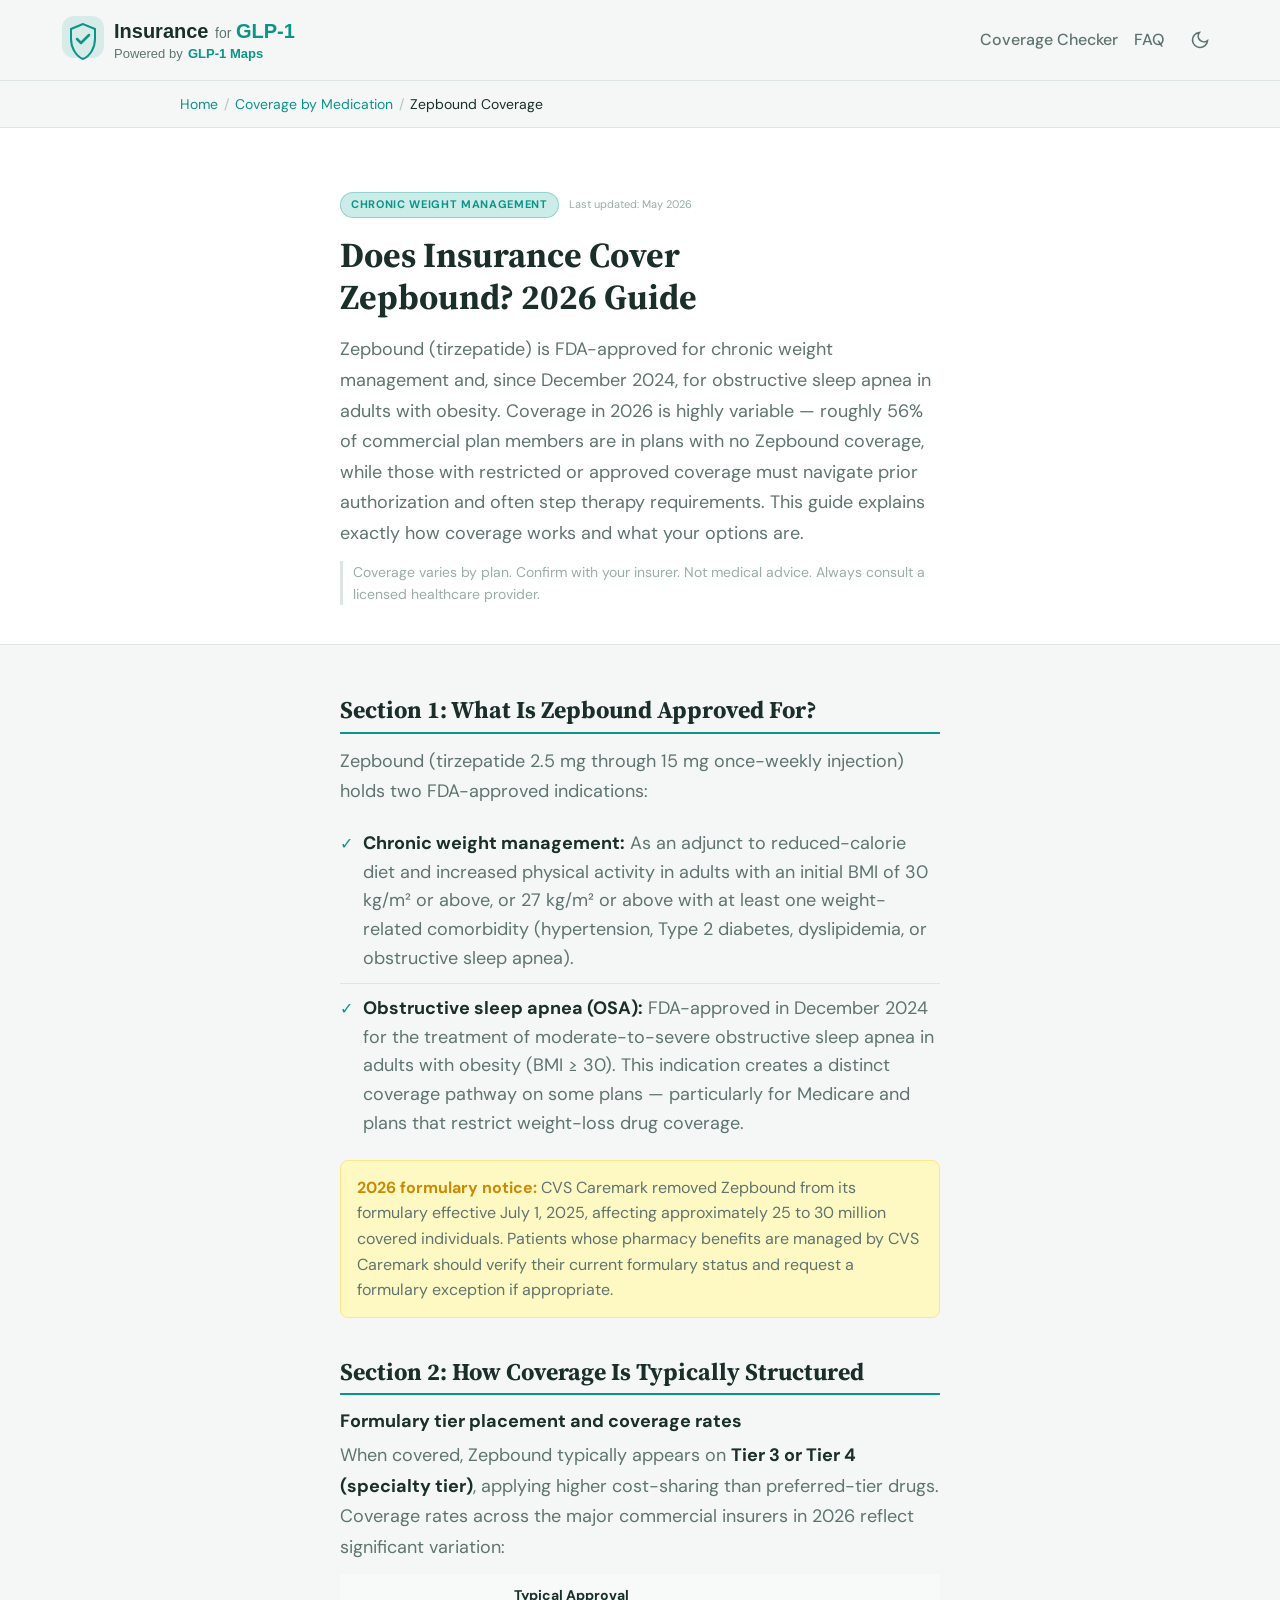
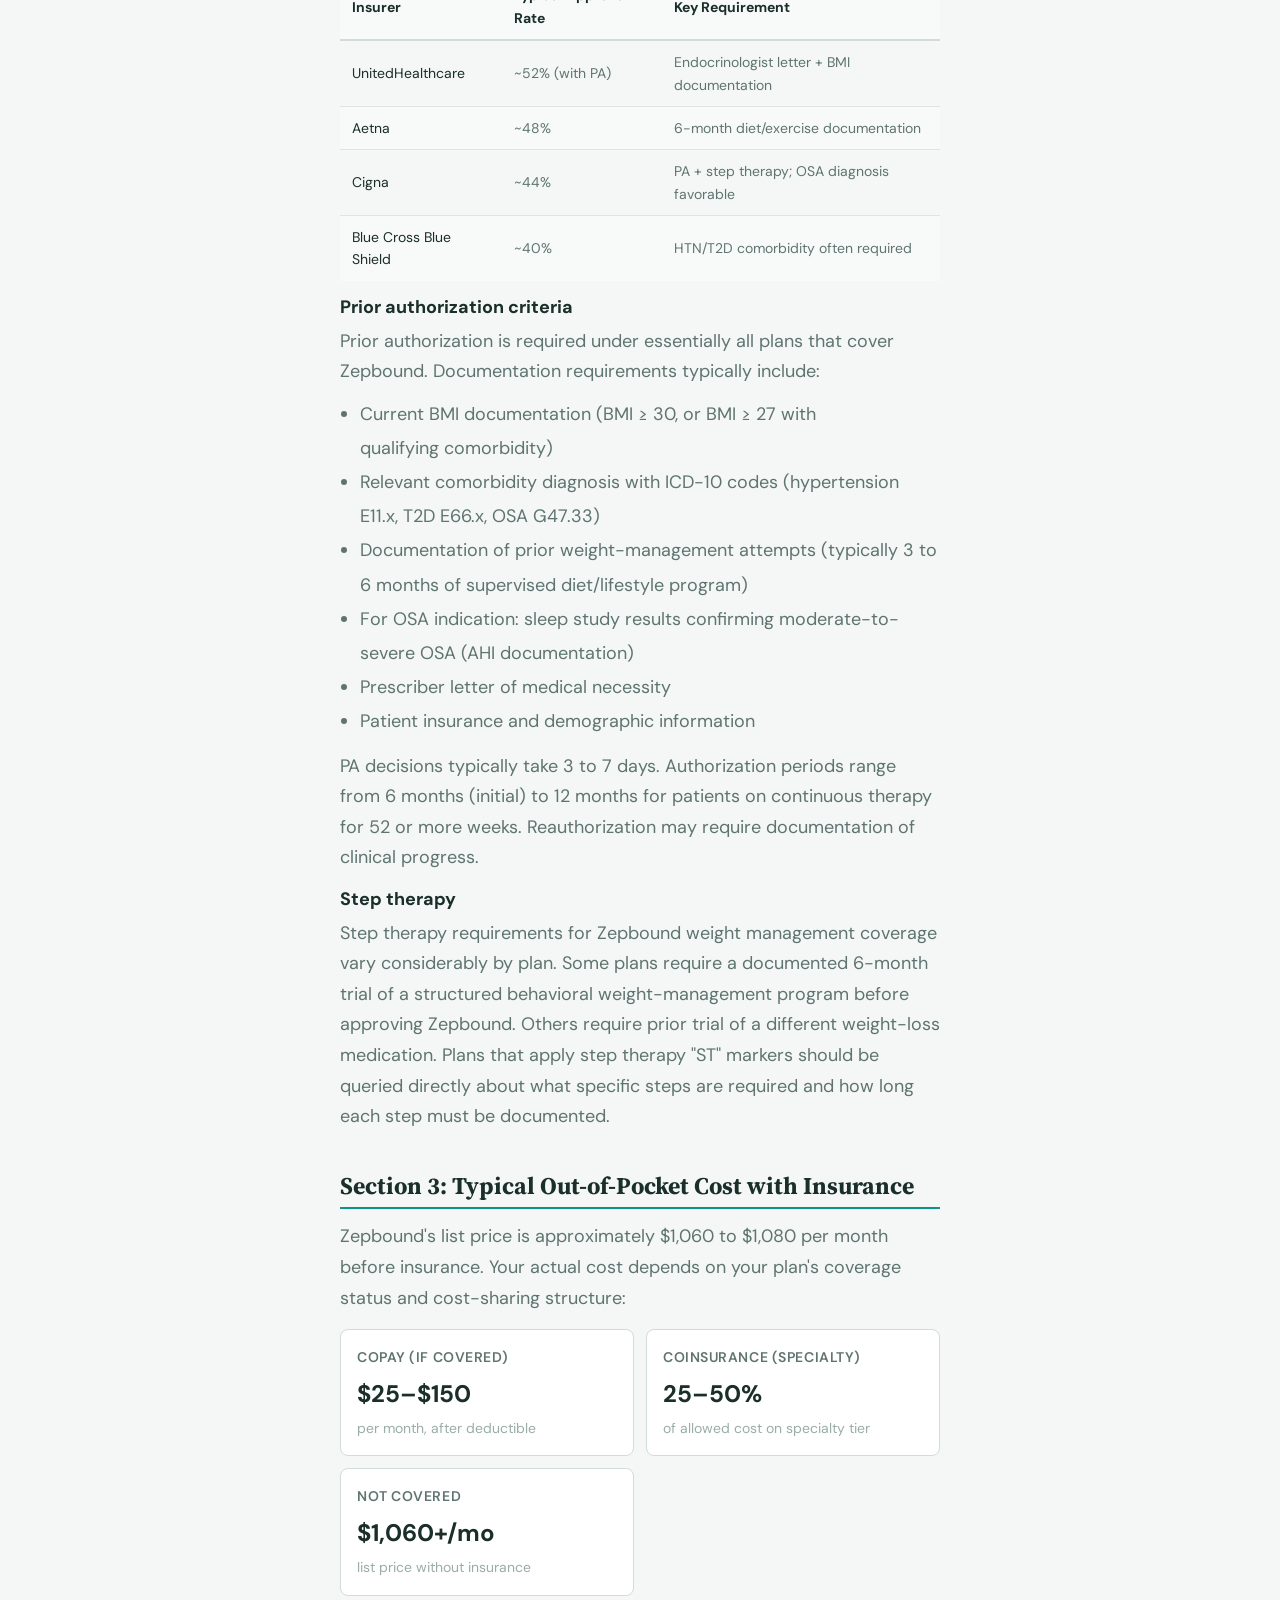
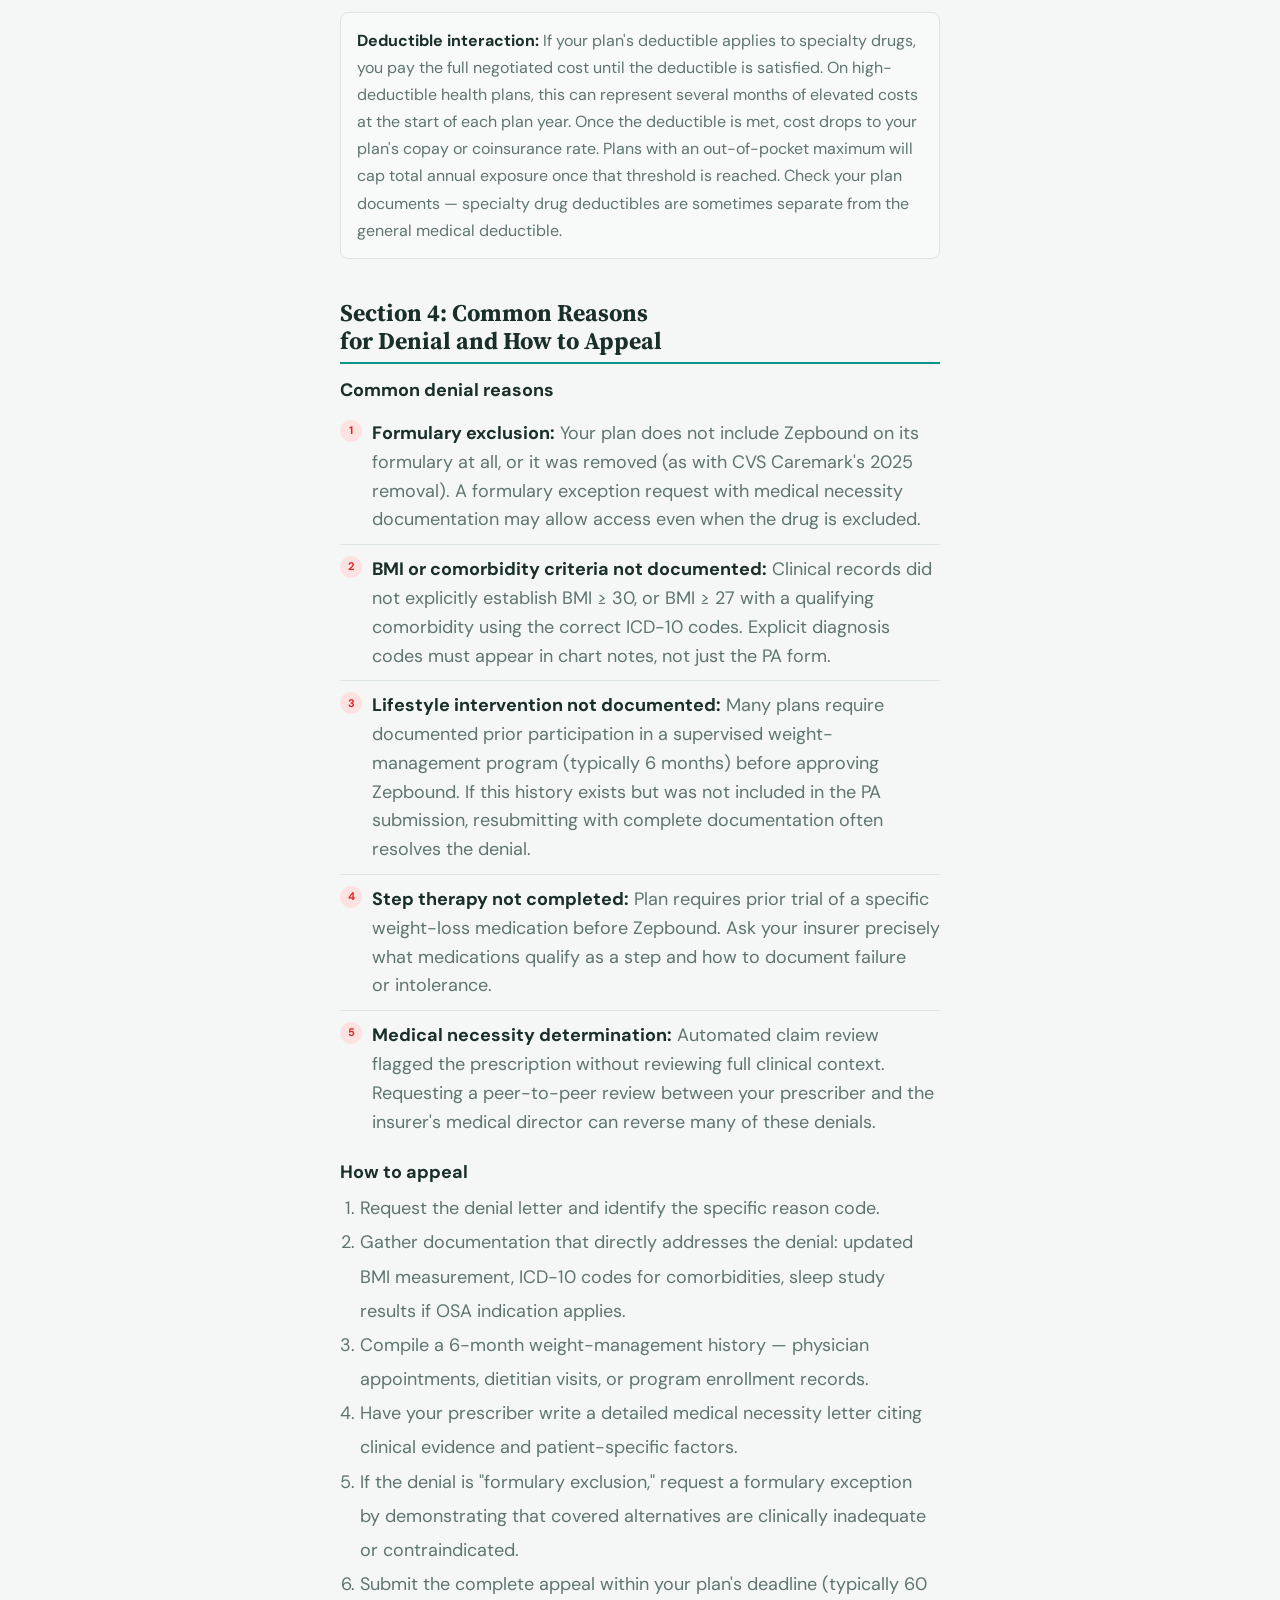
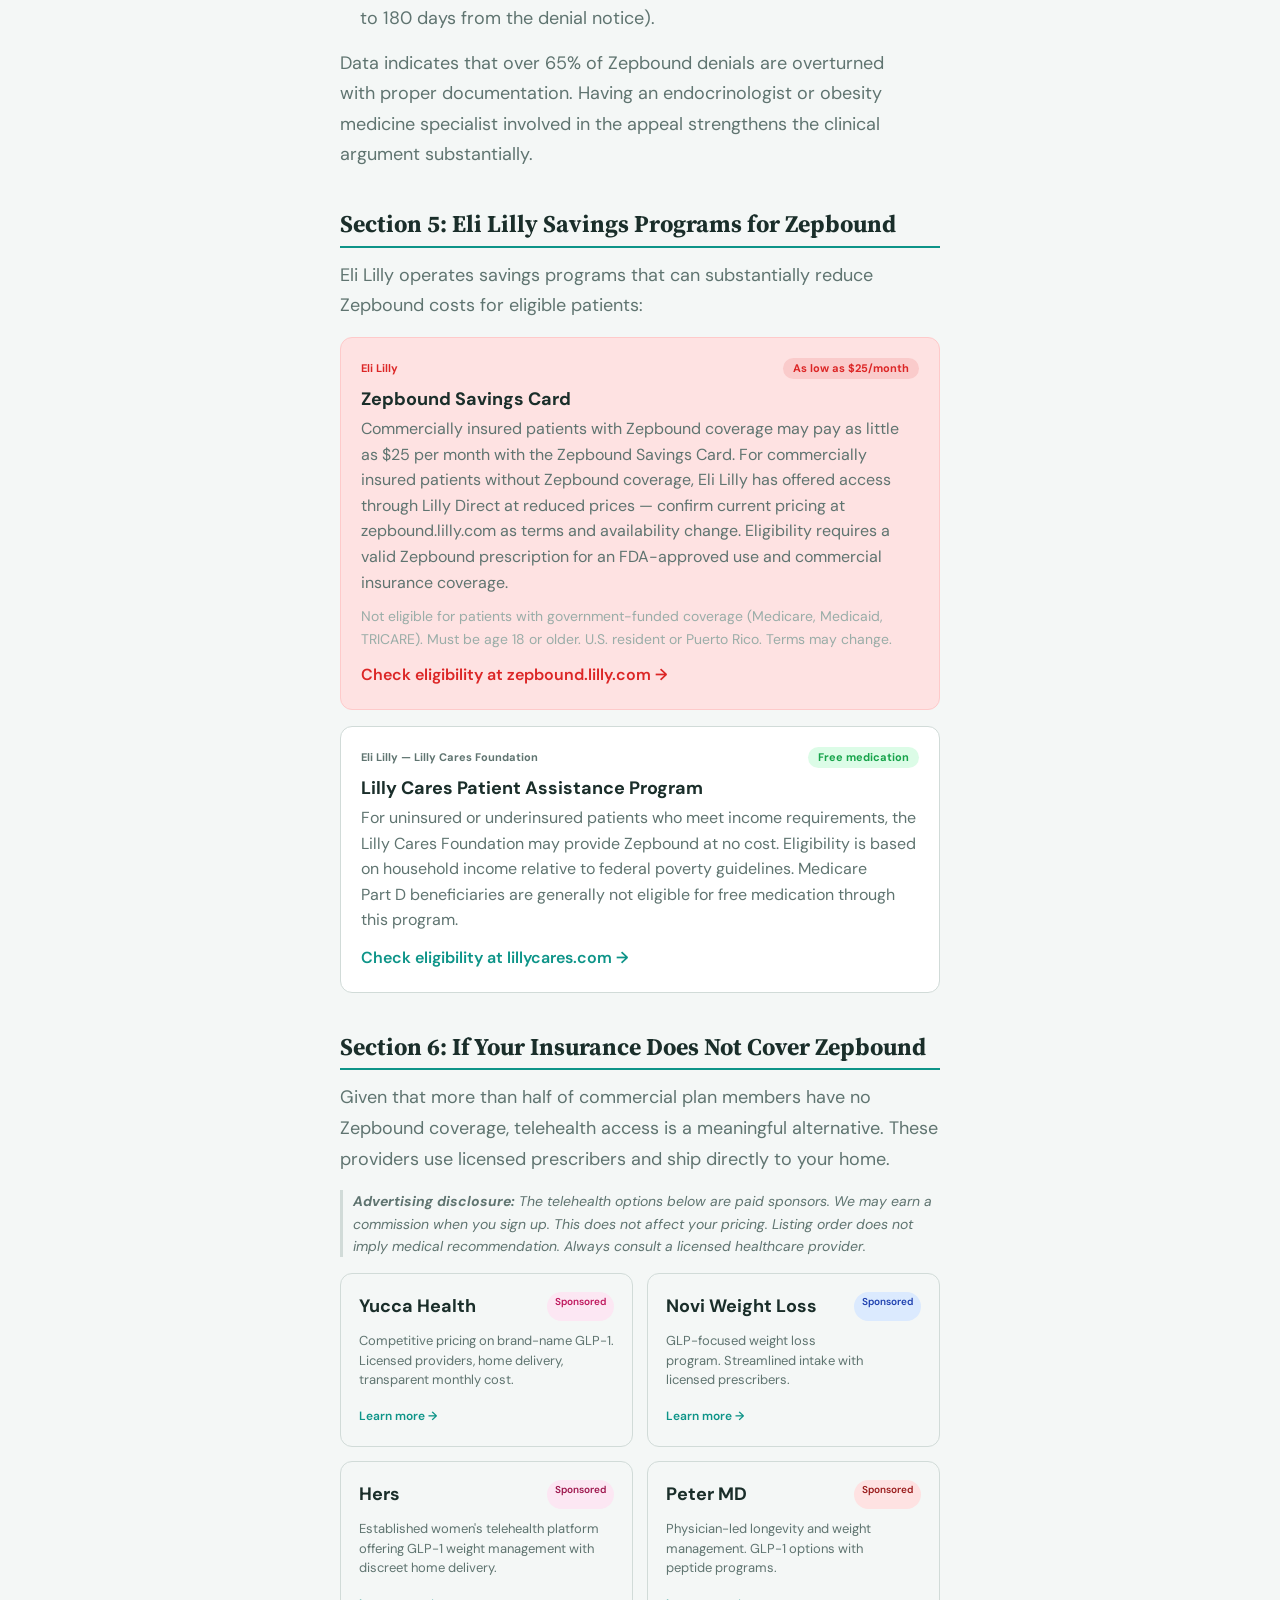
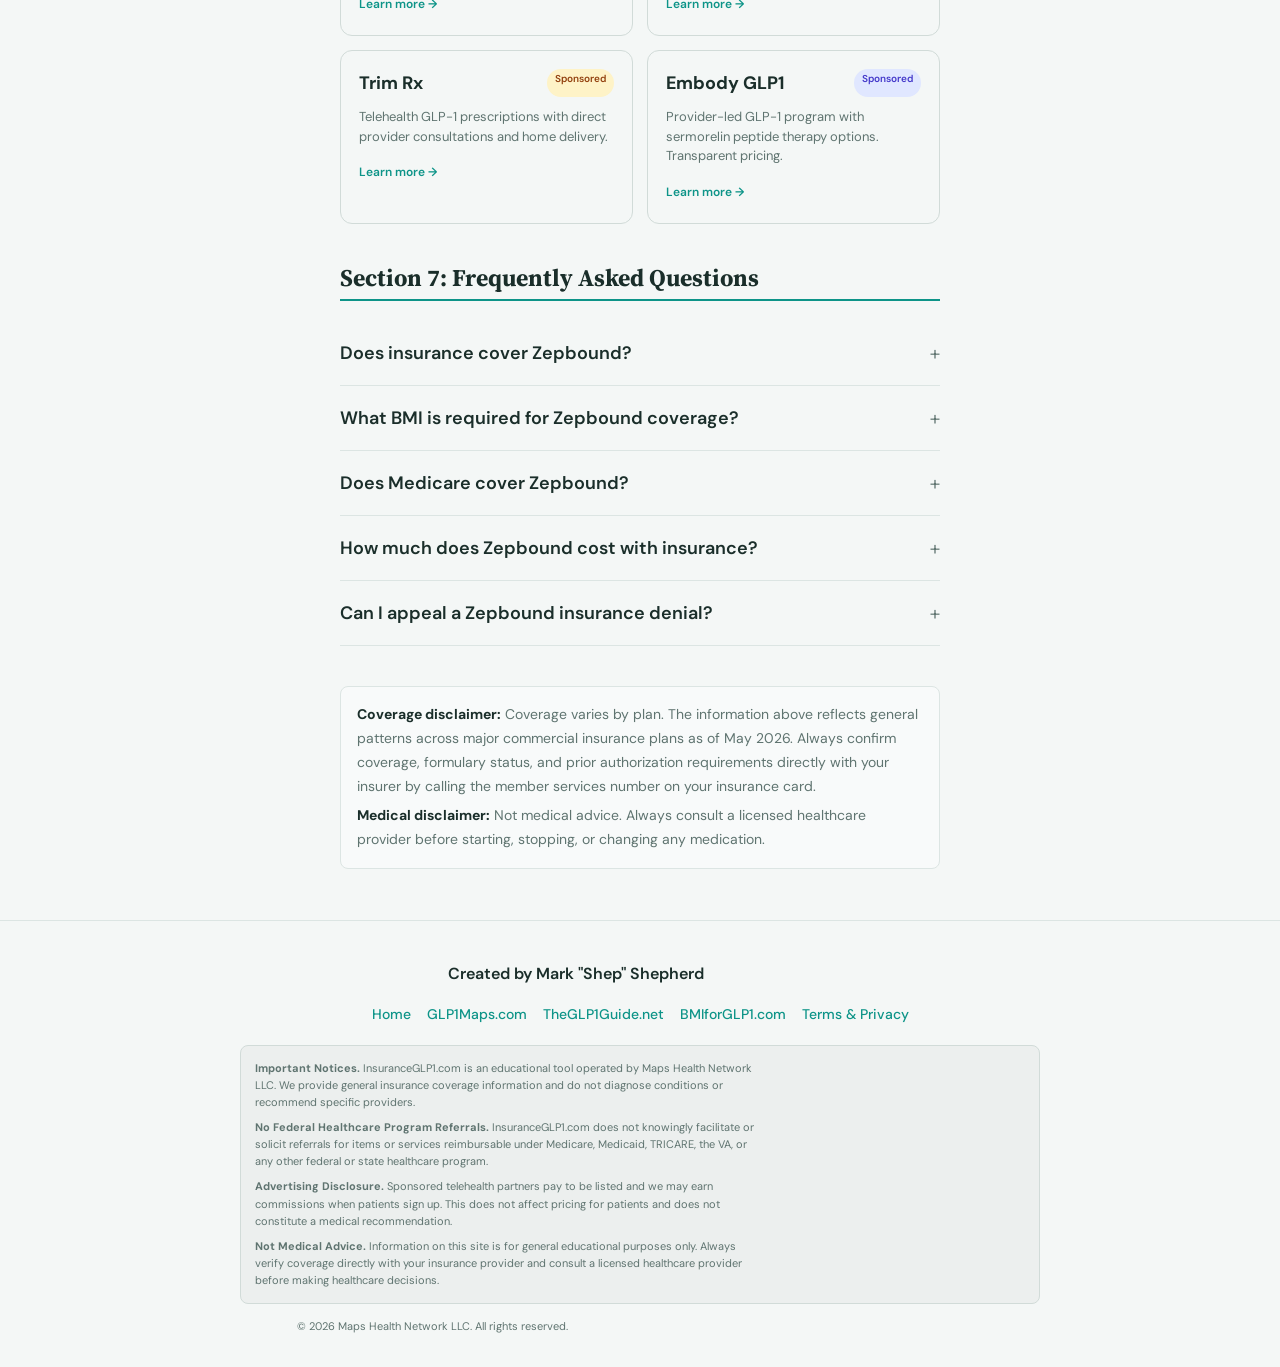
<file: zepbound-coverage.html>
<!DOCTYPE html>
<html lang="en">
<head>
  <meta charset="UTF-8">
  <meta name="viewport" content="width=device-width, initial-scale=1.0">
  <!-- Google tag (gtag.js) -->
  <script async src="https://www.googletagmanager.com/gtag/js?id=G-XJ10VYEBLD"></script>
  <script>
    window.dataLayer = window.dataLayer || [];
    function gtag(){dataLayer.push(arguments);}
    gtag('js', new Date());
    gtag('config', 'G-XJ10VYEBLD');
  </script>
  <title>Does Insurance Cover Zepbound? 2026 Coverage, Cost, and Prior Authorization Guide | InsuranceGLP1</title>
  <meta name="description" content="Find out if insurance covers Zepbound in 2026. Learn about BMI criteria, prior authorization requirements, step therapy, typical out-of-pocket costs, appeal strategies, and Eli Lilly savings programs.">
  <meta name="keywords" content="does insurance cover Zepbound, Zepbound insurance coverage 2026, Zepbound prior authorization, Zepbound cost with insurance, Zepbound coverage denial appeal, Lilly Cares savings Zepbound">
  <meta name="robots" content="index, follow, max-image-preview:large, max-snippet:-1">
  <meta name="author" content="Mark Shepherd">
  <meta name="theme-color" content="#0d9488">
  <link rel="canonical" href="https://www.insuranceglp1.com/zepbound-coverage.html">

  <!-- Open Graph -->
  <meta property="og:type" content="article">
  <meta property="og:url" content="https://www.insuranceglp1.com/zepbound-coverage.html">
  <meta property="og:site_name" content="InsuranceGLP1 — Powered by GLP-1 Maps">
  <meta property="og:title" content="Does Insurance Cover Zepbound? 2026 Coverage, Cost, and Prior Authorization Guide">
  <meta property="og:description" content="Zepbound coverage in 2026: BMI criteria, prior authorization requirements, formulary status, cost ranges, denial reasons, and Eli Lilly Cares savings programs.">
  <meta property="og:image" content="https://www.glp1maps.com/og-image.png">
  <meta property="og:locale" content="en_US">

  <!-- Twitter Card -->
  <meta name="twitter:card" content="summary_large_image">
  <meta name="twitter:title" content="Does Insurance Cover Zepbound? 2026 Coverage, Cost, and Prior Authorization Guide">
  <meta name="twitter:description" content="BMI criteria, prior authorization, cost ranges, and appeal guidance for Zepbound coverage in 2026.">
  <meta name="twitter:image" content="https://www.glp1maps.com/og-image.png">

  <!-- Favicon -->
  <link rel="icon" type="image/svg+xml" href="https://www.glp1maps.com/favicon.svg">

  <!-- Fonts -->
  <link rel="preconnect" href="https://fonts.googleapis.com">
  <link rel="preconnect" href="https://fonts.gstatic.com" crossorigin>
  <link href="https://fonts.googleapis.com/css2?family=DM+Sans:ital,opsz,wght@0,9..40,300..700;1,9..40,300..700&family=Source+Serif+4:opsz,wght@8..60,400;8..60,600;8..60,700&display=swap" rel="stylesheet">

  <link rel="stylesheet" href="./base.css">
  <link rel="stylesheet" href="./style.css">

  <!-- Schema: MedicalWebPage + Drug + FAQPage + BreadcrumbList -->
  <script type="application/ld+json">
  {
    "@context": "https://schema.org",
    "@type": ["MedicalWebPage"],
    "name": "Does Insurance Cover Zepbound? 2026 Coverage, Cost, and Prior Authorization Guide",
    "description": "Comprehensive 2026 guide to Zepbound insurance coverage, including BMI criteria, prior authorization requirements, step therapy, out-of-pocket costs, denial reasons, appeal strategies, and Eli Lilly savings programs.",
    "url": "https://www.insuranceglp1.com/zepbound-coverage.html",
    "inLanguage": "en-US",
    "isAccessibleForFree": true,
    "dateModified": "2026-05-07",
    "audience": { "@type": "MedicalAudience", "audienceType": "Patient" },
    "about": {
      "@type": "MedicalEntity",
      "name": "Zepbound",
      "activeIngredient": "tirzepatide",
      "manufacturer": { "@type": "Organization", "name": "Eli Lilly" },
      "legalStatus": "Prescription only"
    },
    "publisher": {
      "@type": "Organization",
      "name": "Maps Health Network, LLC",
      "url": "https://www.glp1maps.com",
      "logo": "https://www.glp1maps.com/og-image.png"
    }
  }
  </script>
  <script type="application/ld+json">
  {
    "@context": "https://schema.org",
    "@type": "FAQPage",
    "mainEntity": [
      {
        "@type": "Question",
        "name": "Does insurance cover Zepbound?",
        "acceptedAnswer": {
          "@type": "Answer",
          "text": "Coverage for Zepbound is mixed. In a January 2026 snapshot, approximately 56% of commercial plan members were in plans with no Zepbound coverage, 40% were in plans with restricted coverage requiring prior authorization or step therapy, and only about 4% were in plans with unrestricted coverage. CVS Caremark removed Zepbound from its formulary in 2025, affecting approximately 25 to 30 million individuals."
        }
      },
      {
        "@type": "Question",
        "name": "What BMI do I need for Zepbound insurance coverage?",
        "acceptedAnswer": {
          "@type": "Answer",
          "text": "Most commercial plans that cover Zepbound require a BMI of 30 or above. If your BMI is 27 to 29.9, you typically need documentation of at least one weight-related comorbidity — such as hypertension, type 2 diabetes, or obstructive sleep apnea — to qualify. These thresholds align with Zepbound's FDA-approved indications."
        }
      },
      {
        "@type": "Question",
        "name": "Does Medicare cover Zepbound?",
        "acceptedAnswer": {
          "@type": "Answer",
          "text": "Medicare Part D does not cover Zepbound for weight loss under federal law. However, some Medicare plans may cover Zepbound for obstructive sleep apnea, which became an FDA-approved indication in December 2024. Coverage for that indication requires OSA diagnosis documentation and prior authorization. Confirm your specific Part D plan's formulary."
        }
      },
      {
        "@type": "Question",
        "name": "How much does Zepbound cost with insurance?",
        "acceptedAnswer": {
          "@type": "Answer",
          "text": "With commercial insurance coverage, Zepbound copays typically range from $25 to $150 per month depending on your plan's tier and deductible. Commercially insured patients who qualify for Eli Lilly's Zepbound Savings Card may pay as little as $25 per month. Without any coverage, the list price is approximately $1,060 to $1,080 per month."
        }
      },
      {
        "@type": "Question",
        "name": "Can I appeal a Zepbound insurance denial?",
        "acceptedAnswer": {
          "@type": "Answer",
          "text": "Yes. Data suggests that over 65% of Zepbound denials are successfully overturned with proper documentation. Your appeal should include BMI records, comorbidity documentation (ICD-10 codes), evidence of prior failed diet and lifestyle interventions, and a medical necessity letter from your prescriber. Submit within your plan's deadline, typically 60 to 180 days from the denial notice."
        }
      }
    ]
  }
  </script>
  <script type="application/ld+json">
  {
    "@context": "https://schema.org",
    "@type": "BreadcrumbList",
    "itemListElement": [
      { "@type": "ListItem", "position": 1, "name": "Home", "item": "https://www.insuranceglp1.com/" },
      { "@type": "ListItem", "position": 2, "name": "Coverage by Medication", "item": "https://www.insuranceglp1.com/#coverage-by-medication" },
      { "@type": "ListItem", "position": 3, "name": "Zepbound Coverage", "item": "https://www.insuranceglp1.com/zepbound-coverage.html" }
    ]
  }
  </script>
<script type="application/ld+json">
{
  "@context": "https://schema.org",
  "@type": "Person",
  "@id": "https://shepsmethod.com/about.html#person",
  "name": "Mark Shepherd",
  "alternateName": "Shep Shepherd",
  "jobTitle": "Founder",
  "worksFor": {
    "@type": "Organization",
    "name": "Maps Health Network, LLC",
    "url": "https://www.glp1maps.com"
  },
  "description": "35 years in U.S. medical device sales, 26 of those at Medtronic. Two-time U.S. Representative of the Year at Medtronic. GLP-1 patient who lost 50 pounds in 9 months on Mounjaro. Founder of Maps Health Network, LLC. Creator of The S.H.E.P.S. Method.",
  "image": "https://shepsmethod.com/assets/shep-headshot.jpg",
  "email": "Mark@GLP1Receptionist.com",
  "url": "https://shepsmethod.com/about.html",
  "knowsAbout": ["GLP-1 medications", "Ozempic", "Wegovy", "Mounjaro", "Zepbound", "Weight management", "Medical device sales", "Patient concierge systems"],
  "sameAs": ["https://www.glp1maps.com", "https://glp1receptionist.com", "https://shepsmethod.com", "https://www.bmiforglp1.com", "https://www.insuranceglp1.com"]
}
</script>
</head>
<body>

  <!-- Header -->
  <header class="site-header">
    <div class="header-inner">
      <a href="https://www.insuranceglp1.com/" class="logo-link" aria-label="InsuranceGLP1 - Powered by GLP-1 Maps">
        <svg class="logo-svg" viewBox="0 0 290 56" aria-hidden="true" fill="none" xmlns="http://www.w3.org/2000/svg" style="width:290px;height:56px;cursor:pointer">
          <rect x="2" y="4" width="42" height="42" rx="12" fill="var(--color-primary)" opacity="0.12"/>
          <path d="M23 12L11 17v10c0 8.8 5 17 12 20 7-3 12-11.2 12-20V17L23 12z" fill="none" stroke="var(--color-primary)" stroke-width="2"/>
          <path d="M17 27l4 4 8-8" stroke="var(--color-primary)" stroke-width="2.5" stroke-linecap="round" stroke-linejoin="round"/>
          <text x="54" y="26" font-family="-apple-system, BlinkMacSystemFont, sans-serif" font-weight="800" font-size="20" fill="var(--color-text)">Insurance</text>
          <text x="155" y="26" font-family="-apple-system, BlinkMacSystemFont, sans-serif" font-weight="400" font-size="14" fill="var(--color-text-muted)">for</text>
          <text x="176" y="26" font-family="-apple-system, BlinkMacSystemFont, sans-serif" font-weight="800" font-size="20" fill="var(--color-primary)">GLP-1</text>
          <text x="54" y="46" font-family="-apple-system, BlinkMacSystemFont, sans-serif" font-weight="400" font-size="13" fill="var(--color-text-muted)">Powered by</text>
          <text x="128" y="46" font-family="-apple-system, BlinkMacSystemFont, sans-serif" font-weight="700" font-size="13" fill="var(--color-primary)">GLP-1 Maps</text>
        </svg>
      </a>
      <div class="header-actions">
        <a href="https://www.insuranceglp1.com/" class="nav-link">Coverage Checker</a>
        <a href="#faq" class="nav-link">FAQ</a>
        <button data-theme-toggle aria-label="Switch to dark mode">
          <svg width="20" height="20" viewBox="0 0 24 24" fill="none" stroke="currentColor" stroke-width="2"><path d="M21 12.79A9 9 0 1 1 11.21 3 7 7 0 0 0 21 12.79z"/></svg>
        </button>
      </div>
    </div>
  </header>

  <main>

    <!-- Breadcrumb -->
    <nav aria-label="Breadcrumb" style="padding:12px 0;border-bottom:1px solid var(--color-divider);">
      <div class="container">
        <ol style="display:flex;flex-wrap:wrap;gap:6px;list-style:none;padding:0;margin:0;font-size:var(--text-xs);color:var(--color-text-muted);">
          <li><a href="https://www.insuranceglp1.com/" style="color:var(--color-primary);text-decoration:none;">Home</a></li>
          <li style="opacity:0.4;">/</li>
          <li><a href="https://www.insuranceglp1.com/#coverage-by-medication" style="color:var(--color-primary);text-decoration:none;">Coverage by Medication</a></li>
          <li style="opacity:0.4;">/</li>
          <li style="color:var(--color-text);">Zepbound Coverage</li>
        </ol>
      </div>
    </nav>

    <!-- Hero / Article Header -->
    <section style="padding:clamp(2rem,5vw,4rem) 0 clamp(1.5rem,3vw,2.5rem);background:var(--color-surface);border-bottom:1px solid var(--color-divider);">
      <div class="container" style="max-width:var(--content-narrow);">
        <div style="display:flex;align-items:center;gap:10px;margin-bottom:16px;">
          <span style="font-size:11px;font-weight:700;text-transform:uppercase;letter-spacing:0.06em;background:var(--color-primary-highlight);color:var(--color-primary);border:1px solid color-mix(in srgb,var(--color-primary) 30%,transparent);padding:3px 10px;border-radius:var(--radius-full);">Chronic Weight Management</span>
          <span style="font-size:11px;color:var(--color-text-faint);">Last updated: May 2026</span>
        </div>
        <h1 style="font-family:var(--font-display);font-size:var(--text-xl);font-weight:700;color:var(--color-text);line-height:1.2;margin-bottom:16px;">Does Insurance Cover Zepbound? 2026 Guide</h1>
        <p style="font-size:var(--text-base);color:var(--color-text-muted);line-height:1.7;margin-bottom:8px;">Zepbound (tirzepatide) is FDA-approved for chronic weight management and, since December 2024, for obstructive sleep apnea in adults with obesity. Coverage in 2026 is highly variable — roughly 56% of commercial plan members are in plans with no Zepbound coverage, while those with restricted or approved coverage must navigate prior authorization and often step therapy requirements. This guide explains exactly how coverage works and what your options are.</p>
        <p style="font-size:var(--text-xs);color:var(--color-text-faint);border-left:3px solid var(--color-divider);padding-left:10px;margin-top:12px;">Coverage varies by plan. Confirm with your insurer. Not medical advice. Always consult a licensed healthcare provider.</p>
      </div>
    </section>

    <!-- Article Body -->
    <article style="padding:clamp(2rem,4vw,3.5rem) 0;">
      <div class="container" style="max-width:var(--content-narrow);">

        <!-- Section 1: Approved Indications -->
        <section style="margin-bottom:2.5rem;">
          <h2 style="font-family:var(--font-display);font-size:var(--text-lg);font-weight:700;color:var(--color-text);margin-bottom:12px;padding-bottom:8px;border-bottom:2px solid var(--color-primary);">Section 1: What Is Zepbound Approved For?</h2>
          <p style="color:var(--color-text-muted);line-height:1.7;margin-bottom:12px;">Zepbound (tirzepatide 2.5 mg through 15 mg once-weekly injection) holds two FDA-approved indications:</p>
          <ul style="list-style:none;padding:0;margin:0 0 12px 0;">
            <li style="display:flex;gap:10px;align-items:flex-start;padding:10px 0;border-bottom:1px solid var(--color-divider);">
              <span style="color:var(--color-primary);font-size:1rem;flex-shrink:0;margin-top:2px;">&#10003;</span>
              <div><strong style="color:var(--color-text);">Chronic weight management:</strong> <span style="color:var(--color-text-muted);">As an adjunct to reduced-calorie diet and increased physical activity in adults with an initial BMI of 30 kg/m&#178; or above, or 27 kg/m&#178; or above with at least one weight-related comorbidity (hypertension, Type 2 diabetes, dyslipidemia, or obstructive sleep apnea).</span></div>
            </li>
            <li style="display:flex;gap:10px;align-items:flex-start;padding:10px 0;">
              <span style="color:var(--color-primary);font-size:1rem;flex-shrink:0;margin-top:2px;">&#10003;</span>
              <div><strong style="color:var(--color-text);">Obstructive sleep apnea (OSA):</strong> <span style="color:var(--color-text-muted);">FDA-approved in December 2024 for the treatment of moderate-to-severe obstructive sleep apnea in adults with obesity (BMI &#8805; 30). This indication creates a distinct coverage pathway on some plans — particularly for Medicare and plans that restrict weight-loss drug coverage.</span></div>
            </li>
          </ul>
          <div style="background:var(--color-warning-bg);border:1px solid var(--color-warning-border);border-radius:var(--radius-md);padding:14px 16px;font-size:var(--text-sm);color:var(--color-text-muted);">
            <strong style="color:var(--color-warning);">2026 formulary notice:</strong> CVS Caremark removed Zepbound from its formulary effective July 1, 2025, affecting approximately 25 to 30 million covered individuals. Patients whose pharmacy benefits are managed by CVS Caremark should verify their current formulary status and request a formulary exception if appropriate.
          </div>
        </section>

        <!-- Section 2: Coverage Structure -->
        <section style="margin-bottom:2.5rem;">
          <h2 style="font-family:var(--font-display);font-size:var(--text-lg);font-weight:700;color:var(--color-text);margin-bottom:12px;padding-bottom:8px;border-bottom:2px solid var(--color-primary);">Section 2: How Coverage Is Typically Structured</h2>

          <h3 style="font-size:var(--text-base);font-weight:700;color:var(--color-text);margin:16px 0 8px;">Formulary tier placement and coverage rates</h3>
          <p style="color:var(--color-text-muted);line-height:1.7;margin-bottom:12px;">When covered, Zepbound typically appears on <strong style="color:var(--color-text);">Tier 3 or Tier 4 (specialty tier)</strong>, applying higher cost-sharing than preferred-tier drugs. Coverage rates across the major commercial insurers in 2026 reflect significant variation:</p>

          <div style="overflow-x:auto;margin-bottom:16px;">
            <table style="width:100%;border-collapse:collapse;font-size:var(--text-xs);">
              <thead>
                <tr style="background:var(--color-surface-2);border-bottom:2px solid var(--color-border);">
                  <th style="padding:10px 12px;text-align:left;font-weight:700;color:var(--color-text);">Insurer</th>
                  <th style="padding:10px 12px;text-align:left;font-weight:700;color:var(--color-text);">Typical Approval Rate</th>
                  <th style="padding:10px 12px;text-align:left;font-weight:700;color:var(--color-text);">Key Requirement</th>
                </tr>
              </thead>
              <tbody>
                <tr style="border-bottom:1px solid var(--color-divider);">
                  <td style="padding:10px 12px;color:var(--color-text);">UnitedHealthcare</td>
                  <td style="padding:10px 12px;color:var(--color-text-muted);">~52% (with PA)</td>
                  <td style="padding:10px 12px;color:var(--color-text-muted);">Endocrinologist letter + BMI documentation</td>
                </tr>
                <tr style="border-bottom:1px solid var(--color-divider);background:var(--color-surface-2);">
                  <td style="padding:10px 12px;color:var(--color-text);">Aetna</td>
                  <td style="padding:10px 12px;color:var(--color-text-muted);">~48%</td>
                  <td style="padding:10px 12px;color:var(--color-text-muted);">6-month diet/exercise documentation</td>
                </tr>
                <tr style="border-bottom:1px solid var(--color-divider);">
                  <td style="padding:10px 12px;color:var(--color-text);">Cigna</td>
                  <td style="padding:10px 12px;color:var(--color-text-muted);">~44%</td>
                  <td style="padding:10px 12px;color:var(--color-text-muted);">PA + step therapy; OSA diagnosis favorable</td>
                </tr>
                <tr style="background:var(--color-surface-2);">
                  <td style="padding:10px 12px;color:var(--color-text);">Blue Cross Blue Shield</td>
                  <td style="padding:10px 12px;color:var(--color-text-muted);">~40%</td>
                  <td style="padding:10px 12px;color:var(--color-text-muted);">HTN/T2D comorbidity often required</td>
                </tr>
              </tbody>
            </table>
          </div>

          <h3 style="font-size:var(--text-base);font-weight:700;color:var(--color-text);margin:16px 0 8px;">Prior authorization criteria</h3>
          <p style="color:var(--color-text-muted);line-height:1.7;margin-bottom:10px;">Prior authorization is required under essentially all plans that cover Zepbound. Documentation requirements typically include:</p>
          <ul style="padding-left:20px;color:var(--color-text-muted);line-height:1.9;margin-bottom:12px;">
            <li>Current BMI documentation (BMI &#8805; 30, or BMI &#8805; 27 with qualifying comorbidity)</li>
            <li>Relevant comorbidity diagnosis with ICD-10 codes (hypertension E11.x, T2D E66.x, OSA G47.33)</li>
            <li>Documentation of prior weight-management attempts (typically 3 to 6 months of supervised diet/lifestyle program)</li>
            <li>For OSA indication: sleep study results confirming moderate-to-severe OSA (AHI documentation)</li>
            <li>Prescriber letter of medical necessity</li>
            <li>Patient insurance and demographic information</li>
          </ul>
          <p style="color:var(--color-text-muted);line-height:1.7;margin-bottom:12px;">PA decisions typically take 3 to 7 days. Authorization periods range from 6 months (initial) to 12 months for patients on continuous therapy for 52 or more weeks. Reauthorization may require documentation of clinical progress.</p>

          <h3 style="font-size:var(--text-base);font-weight:700;color:var(--color-text);margin:16px 0 8px;">Step therapy</h3>
          <p style="color:var(--color-text-muted);line-height:1.7;margin-bottom:12px;">Step therapy requirements for Zepbound weight management coverage vary considerably by plan. Some plans require a documented 6-month trial of a structured behavioral weight-management program before approving Zepbound. Others require prior trial of a different weight-loss medication. Plans that apply step therapy "ST" markers should be queried directly about what specific steps are required and how long each step must be documented.</p>
        </section>

        <!-- Section 3: Out-of-Pocket Cost -->
        <section style="margin-bottom:2.5rem;">
          <h2 style="font-family:var(--font-display);font-size:var(--text-lg);font-weight:700;color:var(--color-text);margin-bottom:12px;padding-bottom:8px;border-bottom:2px solid var(--color-primary);">Section 3: Typical Out-of-Pocket Cost with Insurance</h2>
          <p style="color:var(--color-text-muted);line-height:1.7;margin-bottom:16px;">Zepbound's list price is approximately $1,060 to $1,080 per month before insurance. Your actual cost depends on your plan's coverage status and cost-sharing structure:</p>

          <div style="display:grid;grid-template-columns:repeat(auto-fit,minmax(200px,1fr));gap:12px;margin-bottom:16px;">
            <div style="background:var(--color-surface);border:1px solid var(--color-border);border-radius:var(--radius-md);padding:16px;">
              <div style="font-size:var(--text-xs);color:var(--color-text-muted);margin-bottom:6px;font-weight:600;text-transform:uppercase;letter-spacing:0.04em;">Copay (if covered)</div>
              <div style="font-size:var(--text-lg);font-weight:700;color:var(--color-text);">$25–$150</div>
              <div style="font-size:var(--text-xs);color:var(--color-text-faint);margin-top:4px;">per month, after deductible</div>
            </div>
            <div style="background:var(--color-surface);border:1px solid var(--color-border);border-radius:var(--radius-md);padding:16px;">
              <div style="font-size:var(--text-xs);color:var(--color-text-muted);margin-bottom:6px;font-weight:600;text-transform:uppercase;letter-spacing:0.04em;">Coinsurance (specialty)</div>
              <div style="font-size:var(--text-lg);font-weight:700;color:var(--color-text);">25–50%</div>
              <div style="font-size:var(--text-xs);color:var(--color-text-faint);margin-top:4px;">of allowed cost on specialty tier</div>
            </div>
            <div style="background:var(--color-surface);border:1px solid var(--color-border);border-radius:var(--radius-md);padding:16px;">
              <div style="font-size:var(--text-xs);color:var(--color-text-muted);margin-bottom:6px;font-weight:600;text-transform:uppercase;letter-spacing:0.04em;">Not Covered</div>
              <div style="font-size:var(--text-lg);font-weight:700;color:var(--color-text);">$1,060+/mo</div>
              <div style="font-size:var(--text-xs);color:var(--color-text-faint);margin-top:4px;">list price without insurance</div>
            </div>
          </div>

          <div style="background:var(--color-surface-2);border:1px solid var(--color-divider);border-radius:var(--radius-md);padding:14px 16px;font-size:var(--text-sm);color:var(--color-text-muted);line-height:1.7;">
            <strong style="color:var(--color-text);">Deductible interaction:</strong> If your plan's deductible applies to specialty drugs, you pay the full negotiated cost until the deductible is satisfied. On high-deductible health plans, this can represent several months of elevated costs at the start of each plan year. Once the deductible is met, cost drops to your plan's copay or coinsurance rate. Plans with an out-of-pocket maximum will cap total annual exposure once that threshold is reached. Check your plan documents — specialty drug deductibles are sometimes separate from the general medical deductible.
          </div>
        </section>

        <!-- Section 4: Denial + Appeal -->
        <section style="margin-bottom:2.5rem;">
          <h2 style="font-family:var(--font-display);font-size:var(--text-lg);font-weight:700;color:var(--color-text);margin-bottom:12px;padding-bottom:8px;border-bottom:2px solid var(--color-primary);">Section 4: Common Reasons for Denial and How to Appeal</h2>

          <h3 style="font-size:var(--text-base);font-weight:700;color:var(--color-text);margin:16px 0 8px;">Common denial reasons</h3>
          <ul style="list-style:none;padding:0;margin:0 0 16px 0;">
            <li style="display:flex;gap:10px;align-items:flex-start;padding:10px 0;border-bottom:1px solid var(--color-divider);">
              <span style="background:var(--color-error-bg);color:var(--color-error);border-radius:var(--radius-full);width:22px;height:22px;display:inline-flex;align-items:center;justify-content:center;font-size:11px;font-weight:700;flex-shrink:0;margin-top:1px;">1</span>
              <div><strong style="color:var(--color-text);">Formulary exclusion:</strong> <span style="color:var(--color-text-muted);">Your plan does not include Zepbound on its formulary at all, or it was removed (as with CVS Caremark's 2025 removal). A formulary exception request with medical necessity documentation may allow access even when the drug is excluded.</span></div>
            </li>
            <li style="display:flex;gap:10px;align-items:flex-start;padding:10px 0;border-bottom:1px solid var(--color-divider);">
              <span style="background:var(--color-error-bg);color:var(--color-error);border-radius:var(--radius-full);width:22px;height:22px;display:inline-flex;align-items:center;justify-content:center;font-size:11px;font-weight:700;flex-shrink:0;margin-top:1px;">2</span>
              <div><strong style="color:var(--color-text);">BMI or comorbidity criteria not documented:</strong> <span style="color:var(--color-text-muted);">Clinical records did not explicitly establish BMI &#8805; 30, or BMI &#8805; 27 with a qualifying comorbidity using the correct ICD-10 codes. Explicit diagnosis codes must appear in chart notes, not just the PA form.</span></div>
            </li>
            <li style="display:flex;gap:10px;align-items:flex-start;padding:10px 0;border-bottom:1px solid var(--color-divider);">
              <span style="background:var(--color-error-bg);color:var(--color-error);border-radius:var(--radius-full);width:22px;height:22px;display:inline-flex;align-items:center;justify-content:center;font-size:11px;font-weight:700;flex-shrink:0;margin-top:1px;">3</span>
              <div><strong style="color:var(--color-text);">Lifestyle intervention not documented:</strong> <span style="color:var(--color-text-muted);">Many plans require documented prior participation in a supervised weight-management program (typically 6 months) before approving Zepbound. If this history exists but was not included in the PA submission, resubmitting with complete documentation often resolves the denial.</span></div>
            </li>
            <li style="display:flex;gap:10px;align-items:flex-start;padding:10px 0;border-bottom:1px solid var(--color-divider);">
              <span style="background:var(--color-error-bg);color:var(--color-error);border-radius:var(--radius-full);width:22px;height:22px;display:inline-flex;align-items:center;justify-content:center;font-size:11px;font-weight:700;flex-shrink:0;margin-top:1px;">4</span>
              <div><strong style="color:var(--color-text);">Step therapy not completed:</strong> <span style="color:var(--color-text-muted);">Plan requires prior trial of a specific weight-loss medication before Zepbound. Ask your insurer precisely what medications qualify as a step and how to document failure or intolerance.</span></div>
            </li>
            <li style="display:flex;gap:10px;align-items:flex-start;padding:10px 0;">
              <span style="background:var(--color-error-bg);color:var(--color-error);border-radius:var(--radius-full);width:22px;height:22px;display:inline-flex;align-items:center;justify-content:center;font-size:11px;font-weight:700;flex-shrink:0;margin-top:1px;">5</span>
              <div><strong style="color:var(--color-text);">Medical necessity determination:</strong> <span style="color:var(--color-text-muted);">Automated claim review flagged the prescription without reviewing full clinical context. Requesting a peer-to-peer review between your prescriber and the insurer's medical director can reverse many of these denials.</span></div>
            </li>
          </ul>

          <h3 style="font-size:var(--text-base);font-weight:700;color:var(--color-text);margin:16px 0 8px;">How to appeal</h3>
          <ol style="padding-left:20px;color:var(--color-text-muted);line-height:1.9;margin-bottom:12px;">
            <li>Request the denial letter and identify the specific reason code.</li>
            <li>Gather documentation that directly addresses the denial: updated BMI measurement, ICD-10 codes for comorbidities, sleep study results if OSA indication applies.</li>
            <li>Compile a 6-month weight-management history — physician appointments, dietitian visits, or program enrollment records.</li>
            <li>Have your prescriber write a detailed medical necessity letter citing clinical evidence and patient-specific factors.</li>
            <li>If the denial is "formulary exclusion," request a formulary exception by demonstrating that covered alternatives are clinically inadequate or contraindicated.</li>
            <li>Submit the complete appeal within your plan's deadline (typically 60 to 180 days from the denial notice).</li>
          </ol>
          <p style="color:var(--color-text-muted);line-height:1.7;">Data indicates that over 65% of Zepbound denials are overturned with proper documentation. Having an endocrinologist or obesity medicine specialist involved in the appeal strengthens the clinical argument substantially.</p>
        </section>

        <!-- Section 5: Manufacturer Savings -->
        <section style="margin-bottom:2.5rem;">
          <h2 style="font-family:var(--font-display);font-size:var(--text-lg);font-weight:700;color:var(--color-text);margin-bottom:12px;padding-bottom:8px;border-bottom:2px solid var(--color-primary);">Section 5: Eli Lilly Savings Programs for Zepbound</h2>
          <p style="color:var(--color-text-muted);line-height:1.7;margin-bottom:16px;">Eli Lilly operates savings programs that can substantially reduce Zepbound costs for eligible patients:</p>

          <div style="display:grid;gap:16px;">
            <a href="https://www.zepbound.lilly.com/savings" target="_blank" rel="noopener noreferrer" style="display:block;padding:20px;border:1px solid var(--color-error-border);border-radius:var(--radius-lg);background:var(--color-error-bg);text-decoration:none;">
              <div style="display:flex;align-items:center;justify-content:space-between;margin-bottom:10px;">
                <span style="font-size:11px;font-weight:700;color:var(--color-error);">Eli Lilly</span>
                <span style="font-size:11px;font-weight:700;color:var(--color-error);background:rgba(220,38,38,0.12);padding:2px 10px;border-radius:var(--radius-full);">As low as $25/month</span>
              </div>
              <h3 style="font-size:var(--text-base);font-weight:700;color:var(--color-text);margin-bottom:6px;">Zepbound Savings Card</h3>
              <p style="font-size:var(--text-sm);color:var(--color-text-muted);line-height:1.6;margin-bottom:10px;">Commercially insured patients with Zepbound coverage may pay as little as $25 per month with the Zepbound Savings Card. For commercially insured patients without Zepbound coverage, Eli Lilly has offered access through Lilly Direct at reduced prices — confirm current pricing at zepbound.lilly.com as terms and availability change. Eligibility requires a valid Zepbound prescription for an FDA-approved use and commercial insurance coverage.</p>
              <p style="font-size:var(--text-xs);color:var(--color-text-faint);margin-bottom:10px;">Not eligible for patients with government-funded coverage (Medicare, Medicaid, TRICARE). Must be age 18 or older. U.S. resident or Puerto Rico. Terms may change.</p>
              <span style="font-size:var(--text-sm);font-weight:600;color:var(--color-error);">Check eligibility at zepbound.lilly.com &#8594;</span>
            </a>

            <a href="https://www.lillycares.com" target="_blank" rel="noopener noreferrer" style="display:block;padding:20px;border:1px solid var(--color-border);border-radius:var(--radius-lg);background:var(--color-surface);text-decoration:none;">
              <div style="display:flex;align-items:center;justify-content:space-between;margin-bottom:10px;">
                <span style="font-size:11px;font-weight:700;color:var(--color-text-muted);">Eli Lilly — Lilly Cares Foundation</span>
                <span style="font-size:11px;font-weight:700;color:var(--color-success);background:var(--color-success-bg);padding:2px 10px;border-radius:var(--radius-full);">Free medication</span>
              </div>
              <h3 style="font-size:var(--text-base);font-weight:700;color:var(--color-text);margin-bottom:6px;">Lilly Cares Patient Assistance Program</h3>
              <p style="font-size:var(--text-sm);color:var(--color-text-muted);line-height:1.6;margin-bottom:10px;">For uninsured or underinsured patients who meet income requirements, the Lilly Cares Foundation may provide Zepbound at no cost. Eligibility is based on household income relative to federal poverty guidelines. Medicare Part D beneficiaries are generally not eligible for free medication through this program.</p>
              <span style="font-size:var(--text-sm);font-weight:600;color:var(--color-primary);">Check eligibility at lillycares.com &#8594;</span>
            </a>
          </div>
        </section>

        <!-- Section 6: If Not Covered -->
        <section style="margin-bottom:2.5rem;">
          <h2 style="font-family:var(--font-display);font-size:var(--text-lg);font-weight:700;color:var(--color-text);margin-bottom:12px;padding-bottom:8px;border-bottom:2px solid var(--color-primary);">Section 6: If Your Insurance Does Not Cover Zepbound</h2>
          <p style="color:var(--color-text-muted);line-height:1.7;margin-bottom:16px;">Given that more than half of commercial plan members have no Zepbound coverage, telehealth access is a meaningful alternative. These providers use licensed prescribers and ship directly to your home.</p>
          <p style="font-size:var(--text-xs);color:var(--color-text-muted);border-left:3px solid var(--color-border);padding-left:10px;margin-bottom:16px;font-style:italic;"><strong>Advertising disclosure:</strong> The telehealth options below are paid sponsors. We may earn a commission when you sign up. This does not affect your pricing. Listing order does not imply medical recommendation. Always consult a licensed healthcare provider.</p>

          <div style="display:grid;grid-template-columns:repeat(auto-fit,minmax(250px,1fr));gap:14px;">
            <a href="https://track.revoffers.com/aff_c?offer_id=1460&aff_id=12198" target="_blank" rel="noopener noreferrer sponsored" style="display:block;padding:18px;border:1px solid var(--color-border);border-radius:var(--radius-lg);text-decoration:none;transition:box-shadow 0.2s;" onmouseover="this.style.boxShadow='0 4px 12px rgba(0,0,0,0.1)'" onmouseout="this.style.boxShadow='none'">
              <div style="display:flex;justify-content:space-between;margin-bottom:10px;"><strong style="color:var(--color-text);">Yucca Health</strong><span style="font-size:10px;background:#fce7f3;color:#be185d;padding:2px 8px;border-radius:99px;font-weight:600;">Sponsored</span></div>
              <p style="font-size:13px;color:var(--color-text-muted);margin:0 0 10px 0;line-height:1.5;">Competitive pricing on brand-name GLP-1. Licensed providers, home delivery, transparent monthly cost.</p>
              <span style="font-size:12px;font-weight:600;color:var(--color-primary);">Learn more &#8594;</span>
            </a>
            <a href="https://track.revoffers.com/aff_c?offer_id=1550&aff_id=12198" target="_blank" rel="noopener noreferrer sponsored" style="display:block;padding:18px;border:1px solid var(--color-border);border-radius:var(--radius-lg);text-decoration:none;transition:box-shadow 0.2s;" onmouseover="this.style.boxShadow='0 4px 12px rgba(0,0,0,0.1)'" onmouseout="this.style.boxShadow='none'">
              <div style="display:flex;justify-content:space-between;margin-bottom:10px;"><strong style="color:var(--color-text);">Novi Weight Loss</strong><span style="font-size:10px;background:#dbeafe;color:#1e40af;padding:2px 8px;border-radius:99px;font-weight:600;">Sponsored</span></div>
              <p style="font-size:13px;color:var(--color-text-muted);margin:0 0 10px 0;line-height:1.5;">GLP-focused weight loss program. Streamlined intake with licensed prescribers.</p>
              <span style="font-size:12px;font-weight:600;color:var(--color-primary);">Learn more &#8594;</span>
            </a>
            <a href="https://track.revoffers.com/aff_c?offer_id=1091&aff_id=12198" target="_blank" rel="noopener noreferrer sponsored" style="display:block;padding:18px;border:1px solid var(--color-border);border-radius:var(--radius-lg);text-decoration:none;transition:box-shadow 0.2s;" onmouseover="this.style.boxShadow='0 4px 12px rgba(0,0,0,0.1)'" onmouseout="this.style.boxShadow='none'">
              <div style="display:flex;justify-content:space-between;margin-bottom:10px;"><strong style="color:var(--color-text);">Hers</strong><span style="font-size:10px;background:#fce7f3;color:#9d174d;padding:2px 8px;border-radius:99px;font-weight:600;">Sponsored</span></div>
              <p style="font-size:13px;color:var(--color-text-muted);margin:0 0 10px 0;line-height:1.5;">Established women's telehealth platform offering GLP-1 weight management with discreet home delivery.</p>
              <span style="font-size:12px;font-weight:600;color:var(--color-primary);">Learn more &#8594;</span>
            </a>
            <a href="https://track.revoffers.com/aff_c?offer_id=1344&aff_id=12198" target="_blank" rel="noopener noreferrer sponsored" style="display:block;padding:18px;border:1px solid var(--color-border);border-radius:var(--radius-lg);text-decoration:none;transition:box-shadow 0.2s;" onmouseover="this.style.boxShadow='0 4px 12px rgba(0,0,0,0.1)'" onmouseout="this.style.boxShadow='none'">
              <div style="display:flex;justify-content:space-between;margin-bottom:10px;"><strong style="color:var(--color-text);">Peter MD</strong><span style="font-size:10px;background:#fee2e2;color:#991b1b;padding:2px 8px;border-radius:99px;font-weight:600;">Sponsored</span></div>
              <p style="font-size:13px;color:var(--color-text-muted);margin:0 0 10px 0;line-height:1.5;">Physician-led longevity and weight management. GLP-1 options with peptide programs.</p>
              <span style="font-size:12px;font-weight:600;color:var(--color-primary);">Learn more &#8594;</span>
            </a>
            <a href="https://track.revoffers.com/aff_c?offer_id=1515&aff_id=12198" target="_blank" rel="noopener noreferrer sponsored" style="display:block;padding:18px;border:1px solid var(--color-border);border-radius:var(--radius-lg);text-decoration:none;transition:box-shadow 0.2s;" onmouseover="this.style.boxShadow='0 4px 12px rgba(0,0,0,0.1)'" onmouseout="this.style.boxShadow='none'">
              <div style="display:flex;justify-content:space-between;margin-bottom:10px;"><strong style="color:var(--color-text);">Trim Rx</strong><span style="font-size:10px;background:#fef3c7;color:#92400e;padding:2px 8px;border-radius:99px;font-weight:600;">Sponsored</span></div>
              <p style="font-size:13px;color:var(--color-text-muted);margin:0 0 10px 0;line-height:1.5;">Telehealth GLP-1 prescriptions with direct provider consultations and home delivery.</p>
              <span style="font-size:12px;font-weight:600;color:var(--color-primary);">Learn more &#8594;</span>
            </a>
            <a href="https://track.revoffers.com/aff_c?offer_id=1548&aff_id=12198" target="_blank" rel="noopener noreferrer sponsored" style="display:block;padding:18px;border:1px solid var(--color-border);border-radius:var(--radius-lg);text-decoration:none;transition:box-shadow 0.2s;" onmouseover="this.style.boxShadow='0 4px 12px rgba(0,0,0,0.1)'" onmouseout="this.style.boxShadow='none'">
              <div style="display:flex;justify-content:space-between;margin-bottom:10px;"><strong style="color:var(--color-text);">Embody GLP1</strong><span style="font-size:10px;background:#e0e7ff;color:#4338ca;padding:2px 8px;border-radius:99px;font-weight:600;">Sponsored</span></div>
              <p style="font-size:13px;color:var(--color-text-muted);margin:0 0 10px 0;line-height:1.5;">Provider-led GLP-1 program with sermorelin peptide therapy options. Transparent pricing.</p>
              <span style="font-size:12px;font-weight:600;color:var(--color-primary);">Learn more &#8594;</span>
            </a>
          </div>
        </section>

        <!-- Section 7: FAQ -->
        <section id="faq" style="margin-bottom:2.5rem;">
          <h2 style="font-family:var(--font-display);font-size:var(--text-lg);font-weight:700;color:var(--color-text);margin-bottom:20px;padding-bottom:8px;border-bottom:2px solid var(--color-primary);">Section 7: Frequently Asked Questions</h2>
          <div class="faq-list">
            <details class="faq-item">
              <summary class="faq-question">Does insurance cover Zepbound?</summary>
              <div class="faq-answer"><p>Coverage is mixed. In a January 2026 snapshot, approximately 56% of commercial plan members were in plans with no Zepbound coverage, 40% were in plans with restricted coverage (requiring prior authorization or step therapy), and about 4% had unrestricted coverage. CVS Caremark removed Zepbound from its formulary in 2025, affecting an estimated 25 to 30 million individuals. Always verify your plan's current formulary status by calling member services or checking your insurer's online formulary tool.</p></div>
            </details>
            <details class="faq-item">
              <summary class="faq-question">What BMI is required for Zepbound coverage?</summary>
              <div class="faq-answer"><p>Most commercial plans that cover Zepbound require a BMI of 30 or above. If your BMI is 27 to 29.9, you typically need documentation of at least one weight-related comorbidity — such as hypertension, Type 2 diabetes, dyslipidemia, or obstructive sleep apnea — to qualify. Your prescriber must include explicit ICD-10 diagnosis codes for these conditions in the prior authorization submission.</p></div>
            </details>
            <details class="faq-item">
              <summary class="faq-question">Does Medicare cover Zepbound?</summary>
              <div class="faq-answer"><p>Medicare Part D does not cover Zepbound for weight loss under federal law. However, some Medicare plans may cover Zepbound for obstructive sleep apnea — an FDA indication added in December 2024 — subject to your specific Part D plan's formulary and prior authorization requirements, including sleep study documentation confirming moderate-to-severe OSA. Confirm your plan's formulary directly; coverage for this indication is not guaranteed.</p></div>
            </details>
            <details class="faq-item">
              <summary class="faq-question">How much does Zepbound cost with insurance?</summary>
              <div class="faq-answer"><p>With commercial insurance coverage, Zepbound copays typically range from $25 to $150 per month depending on your plan's formulary tier and deductible structure. The list price is approximately $1,060 to $1,080 per month. Commercially insured patients who qualify for Eli Lilly's Zepbound Savings Card may pay as little as $25 per month. Government insurance beneficiaries (Medicare, Medicaid, TRICARE) are not eligible for the manufacturer savings card.</p></div>
            </details>
            <details class="faq-item">
              <summary class="faq-question">Can I appeal a Zepbound insurance denial?</summary>
              <div class="faq-answer"><p>Yes. Data indicates that over 65% of Zepbound denials are overturned with proper documentation. Your appeal should include: updated BMI records, ICD-10 codes for qualifying comorbidities, documented 6-month weight-management history, and a medical necessity letter from your prescriber. For formulary exclusion denials, request a formulary exception by demonstrating that covered alternatives are inadequate or contraindicated. Submit your appeal within your plan's deadline — typically 60 to 180 days from the denial notice.</p></div>
            </details>
          </div>
        </section>

        <!-- Disclaimer -->
        <div style="background:var(--color-surface-2);border:1px solid var(--color-divider);border-radius:var(--radius-md);padding:16px;font-size:var(--text-xs);color:var(--color-text-muted);line-height:1.7;">
          <p style="margin-bottom:6px;"><strong style="color:var(--color-text);">Coverage disclaimer:</strong> Coverage varies by plan. The information above reflects general patterns across major commercial insurance plans as of May 2026. Always confirm coverage, formulary status, and prior authorization requirements directly with your insurer by calling the member services number on your insurance card.</p>
          <p style="margin:0;"><strong style="color:var(--color-text);">Medical disclaimer:</strong> Not medical advice. Always consult a licensed healthcare provider before starting, stopping, or changing any medication.</p>
        </div>

      </div>
    </article>
  </main>

  <!-- Footer -->
  <footer class="site-footer">
    <div class="container">
      <p class="footer-credit">Created by Mark "Shep" Shepherd</p>
      <nav class="footer-links" aria-label="Footer navigation">
        <a href="https://www.insuranceglp1.com/">Home</a>
        <a href="https://www.glp1maps.com" target="_blank" rel="noopener noreferrer">GLP1Maps.com</a>
        <a href="https://www.theglp1guide.net" target="_blank" rel="noopener noreferrer">TheGLP1Guide.net</a>
        <a href="https://www.bmiforglp1.com" target="_blank" rel="noopener noreferrer">BMIforGLP1.com</a>
        <a href="#">Terms &amp; Privacy</a>
      </nav>
      <div style="background:rgba(0,0,0,0.03);border:1px solid var(--color-border);border-radius:8px;padding:14px;margin:18px auto 14px;max-width:800px;font-size:11px;line-height:1.55;color:var(--color-text-muted);text-align:left">
        <p style="margin:0 0 8px"><strong>Important Notices.</strong> InsuranceGLP1.com is an educational tool operated by Maps Health Network LLC. We provide general insurance coverage information and do not diagnose conditions or recommend specific providers.</p>
        <p style="margin:0 0 8px"><strong>No Federal Healthcare Program Referrals.</strong> InsuranceGLP1.com does not knowingly facilitate or solicit referrals for items or services reimbursable under Medicare, Medicaid, TRICARE, the VA, or any other federal or state healthcare program.</p>
        <p style="margin:0 0 8px"><strong>Advertising Disclosure.</strong> Sponsored telehealth partners pay to be listed and we may earn commissions when patients sign up. This does not affect pricing for patients and does not constitute a medical recommendation.</p>
        <p style="margin:0"><strong>Not Medical Advice.</strong> Information on this site is for general educational purposes only. Always verify coverage directly with your insurance provider and consult a licensed healthcare provider before making healthcare decisions.</p>
      </div>
      <p class="footer-copy" style="text-align:center;font-size:11px;color:var(--color-text-muted);margin-top:10px;">&copy; 2026 Maps Health Network LLC. All rights reserved.</p>
    </div>
  </footer>

  <script>
    const toggle = document.querySelector('[data-theme-toggle]');
    if (toggle) {
      const stored = localStorage.getItem('theme');
      if (stored) document.documentElement.setAttribute('data-theme', stored);
      toggle.addEventListener('click', () => {
        const current = document.documentElement.getAttribute('data-theme');
        const next = current === 'dark' ? 'light' : 'dark';
        document.documentElement.setAttribute('data-theme', next);
        localStorage.setItem('theme', next);
        toggle.setAttribute('aria-label', next === 'dark' ? 'Switch to light mode' : 'Switch to dark mode');
      });
    }
  </script>
</body>
</html>
</file>
<file: base.css>
/* base.css */
*,
*::before,
*::after {
  box-sizing: border-box;
  margin: 0;
  padding: 0;
}

html {
  -moz-text-size-adjust: none;
  -webkit-text-size-adjust: none;
  text-size-adjust: none;
  -webkit-font-smoothing: antialiased;
  -moz-osx-font-smoothing: grayscale;
  text-rendering: optimizeLegibility;
  scroll-behavior: smooth;
  hanging-punctuation: first last;
  scroll-padding-top: var(--space-16);
}

body {
  min-height: 100dvh;
  line-height: 1.6;
  font-family: var(--font-body, sans-serif);
  font-size: var(--text-base);
  color: var(--color-text);
  background-color: var(--color-bg);
}

img,
picture,
video,
canvas,
svg {
  display: block;
  max-width: 100%;
  height: auto;
}
ul[role='list'],
ol[role='list'] {
  list-style: none;
}
input,
button,
textarea,
select {
  font: inherit;
  color: inherit;
}

h1,
h2,
h3,
h4,
h5,
h6 {
  text-wrap: balance;
  line-height: 1.15;
}
p,
li,
figcaption {
  text-wrap: pretty;
  max-width: 72ch;
}

::selection {
  background: oklch(from var(--color-primary) l c h / 0.25);
  color: var(--color-text);
}

:focus-visible {
  outline: 2px solid var(--color-primary);
  outline-offset: 3px;
  border-radius: var(--radius-sm);
}

@media (prefers-reduced-motion: reduce) {
  *,
  *::before,
  *::after {
    animation-duration: 0.01ms !important;
    animation-iteration-count: 1 !important;
    transition-duration: 0.01ms !important;
    scroll-behavior: auto !important;
  }
}

button {
  cursor: pointer;
  background: none;
  border: none;
}
table {
  border-collapse: collapse;
  width: 100%;
}

a,
button,
[role='button'],
[role='link'],
input,
textarea,
select {
  transition:
    color var(--transition-interactive),
    background var(--transition-interactive),
    border-color var(--transition-interactive),
    box-shadow var(--transition-interactive);
}

.sr-only {
  position: absolute;
  width: 1px;
  height: 1px;
  padding: 0;
  margin: -1px;
  overflow: hidden;
  clip: rect(0, 0, 0, 0);
  white-space: nowrap;
  border-width: 0;
}
</file>
<file: style.css>
/* ============================================
   InsuranceGLP1.com — Design Tokens & Styles
   ============================================ */

/* --- Type Scale --- */
:root {
  --text-xs: clamp(0.75rem, 0.7rem + 0.25vw, 0.875rem);
  --text-sm: clamp(0.875rem, 0.8rem + 0.35vw, 1rem);
  --text-base: clamp(1rem, 0.95rem + 0.25vw, 1.125rem);
  --text-lg: clamp(1.125rem, 1rem + 0.75vw, 1.5rem);
  --text-xl: clamp(1.5rem, 1.2rem + 1.25vw, 2.25rem);
  --text-2xl: clamp(2rem, 1.2rem + 2.5vw, 3.5rem);

  /* Spacing — 4px grid */
  --space-1: 0.25rem;
  --space-2: 0.5rem;
  --space-3: 0.75rem;
  --space-4: 1rem;
  --space-5: 1.25rem;
  --space-6: 1.5rem;
  --space-8: 2rem;
  --space-10: 2.5rem;
  --space-12: 3rem;
  --space-16: 4rem;
  --space-20: 5rem;
  --space-24: 6rem;
  --space-32: 8rem;

  /* Radius */
  --radius-sm: 0.375rem;
  --radius-md: 0.5rem;
  --radius-lg: 0.75rem;
  --radius-xl: 1rem;
  --radius-full: 9999px;

  /* Transitions */
  --transition-interactive: 180ms cubic-bezier(0.16, 1, 0.3, 1);

  /* Content widths */
  --content-narrow: 640px;
  --content-default: 960px;
  --content-wide: 1200px;

  /* Fonts */
  --font-body: 'DM Sans', 'Helvetica Neue', sans-serif;
  --font-display: 'Source Serif 4', Georgia, serif;
}

/* --- Light Mode (default) --- */
:root,
[data-theme='light'] {
  --color-bg: #f4f7f6;
  --color-surface: #ffffff;
  --color-surface-2: #f8fafa;
  --color-surface-offset: #eef2f1;
  --color-border: #d1dbd8;
  --color-divider: #dce5e3;
  --color-text: #1a2e2a;
  --color-text-muted: #5f7470;
  --color-text-faint: #9aada8;
  --color-text-inverse: #f4f7f6;
  --color-primary: #0d9488;
  --color-primary-hover: #0a7a70;
  --color-primary-active: #086058;
  --color-primary-highlight: #ccece9;
  --color-success: #16a34a;
  --color-success-bg: #dcfce7;
  --color-success-border: #bbf7d0;
  --color-warning: #ca8a04;
  --color-warning-bg: #fef9c3;
  --color-warning-border: #fde68a;
  --color-error: #dc2626;
  --color-error-bg: #fee2e2;
  --color-error-border: #fecaca;
  --color-blue: #2563eb;
  --color-blue-bg: #dbeafe;
  --color-blue-border: #bfdbfe;
  --shadow-sm: 0 1px 2px rgba(13, 40, 36, 0.05);
  --shadow-md: 0 4px 12px rgba(13, 40, 36, 0.08);
  --shadow-lg: 0 12px 32px rgba(13, 40, 36, 0.12);
  --shadow-card: 0 1px 3px rgba(13, 40, 36, 0.06), 0 1px 2px rgba(13, 40, 36, 0.04);
}

/* --- Dark Mode --- */
[data-theme='dark'] {
  --color-bg: #0f1715;
  --color-surface: #182420;
  --color-surface-2: #1d2b27;
  --color-surface-offset: #162220;
  --color-border: #2d3f3a;
  --color-divider: #243530;
  --color-text: #c8d8d4;
  --color-text-muted: #7a948e;
  --color-text-faint: #4d635d;
  --color-text-inverse: #0f1715;
  --color-primary: #2dd4bf;
  --color-primary-hover: #5eead4;
  --color-primary-active: #99f6e4;
  --color-primary-highlight: #1a3a35;
  --color-success: #4ade80;
  --color-success-bg: #14532d;
  --color-success-border: #166534;
  --color-warning: #facc15;
  --color-warning-bg: #422006;
  --color-warning-border: #713f12;
  --color-error: #f87171;
  --color-error-bg: #450a0a;
  --color-error-border: #7f1d1d;
  --color-blue: #60a5fa;
  --color-blue-bg: #1e3a5f;
  --color-blue-border: #1e40af;
  --shadow-sm: 0 1px 2px rgba(0, 0, 0, 0.3);
  --shadow-md: 0 4px 12px rgba(0, 0, 0, 0.4);
  --shadow-lg: 0 12px 32px rgba(0, 0, 0, 0.5);
  --shadow-card: 0 1px 3px rgba(0, 0, 0, 0.3), 0 1px 2px rgba(0, 0, 0, 0.2);
}

@media (prefers-color-scheme: dark) {
  :root:not([data-theme]) {
    --color-bg: #0f1715;
    --color-surface: #182420;
    --color-surface-2: #1d2b27;
    --color-surface-offset: #162220;
    --color-border: #2d3f3a;
    --color-divider: #243530;
    --color-text: #c8d8d4;
    --color-text-muted: #7a948e;
    --color-text-faint: #4d635d;
    --color-text-inverse: #0f1715;
    --color-primary: #2dd4bf;
    --color-primary-hover: #5eead4;
    --color-primary-active: #99f6e4;
    --color-primary-highlight: #1a3a35;
    --color-success: #4ade80;
    --color-success-bg: #14532d;
    --color-success-border: #166534;
    --color-warning: #facc15;
    --color-warning-bg: #422006;
    --color-warning-border: #713f12;
    --color-error: #f87171;
    --color-error-bg: #450a0a;
    --color-error-border: #7f1d1d;
    --color-blue: #60a5fa;
    --color-blue-bg: #1e3a5f;
    --color-blue-border: #1e40af;
    --shadow-sm: 0 1px 2px rgba(0, 0, 0, 0.3);
    --shadow-md: 0 4px 12px rgba(0, 0, 0, 0.4);
    --shadow-lg: 0 12px 32px rgba(0, 0, 0, 0.5);
    --shadow-card: 0 1px 3px rgba(0, 0, 0, 0.3), 0 1px 2px rgba(0, 0, 0, 0.2);
  }
}

/* ============================================
   Layout
   ============================================ */

.container {
  width: 100%;
  max-width: var(--content-default);
  margin: 0 auto;
  padding-inline: var(--space-5);
}

/* ============================================
   Header
   ============================================ */

.site-header {
  position: sticky;
  top: 0;
  z-index: 100;
  background: var(--color-bg);
  border-bottom: 1px solid var(--color-divider);
  backdrop-filter: blur(12px);
  background: color-mix(in srgb, var(--color-bg) 85%, transparent);
}

.header-inner {
  max-width: var(--content-wide);
  margin: 0 auto;
  padding: var(--space-3) var(--space-5);
  display: flex;
  align-items: center;
  justify-content: space-between;
}

.logo-link {
  display: flex;
  text-decoration: none;
  transition: opacity 0.2s;
}

.logo-link:hover {
  opacity: 0.75;
}

.logo-svg {
  width: 290px;
  height: 56px;
}

.header-actions {
  display: flex;
  align-items: center;
  gap: var(--space-4);
}

.nav-link {
  font-size: var(--text-sm);
  font-weight: 500;
  color: var(--color-text-muted);
  text-decoration: none;
}

.nav-link:hover {
  color: var(--color-primary);
}

[data-theme-toggle] {
  display: flex;
  align-items: center;
  justify-content: center;
  width: 40px;
  height: 40px;
  border-radius: var(--radius-md);
  color: var(--color-text-muted);
}

[data-theme-toggle]:hover {
  background: var(--color-surface-offset);
  color: var(--color-text);
}

/* ============================================
   Hero
   ============================================ */

.hero {
  padding: clamp(var(--space-12), 8vw, var(--space-24)) 0 clamp(var(--space-8), 6vw, var(--space-16));
  text-align: center;
  position: relative;
  overflow: hidden;
}

.hero::before {
  content: '';
  position: absolute;
  top: -60%;
  left: 50%;
  transform: translateX(-50%);
  width: 800px;
  height: 800px;
  background: radial-gradient(circle, var(--color-primary-highlight) 0%, transparent 70%);
  opacity: 0.6;
  pointer-events: none;
}

.hero-headline {
  font-family: var(--font-display);
  font-size: var(--text-2xl);
  font-weight: 700;
  color: var(--color-text);
  margin-bottom: var(--space-4);
  position: relative;
}

.hero-headline .highlight {
  color: var(--color-primary);
}

.hero-sub {
  font-size: var(--text-lg);
  color: var(--color-text-muted);
  max-width: 560px;
  margin: 0 auto var(--space-4);
  position: relative;
}

.hero-disclaimer {
  font-size: var(--text-xs);
  color: var(--color-text-faint);
  position: relative;
  margin-bottom: var(--space-6);
}

.hero-cta {
  display: inline-flex;
  align-items: center;
  gap: var(--space-2);
  font-size: var(--text-sm);
  font-weight: 600;
  color: var(--color-text-inverse);
  background: var(--color-primary);
  padding: var(--space-3) var(--space-6);
  border-radius: var(--radius-full);
  text-decoration: none;
  position: relative;
}

.hero-cta:hover {
  background: var(--color-primary-hover);
}

.hero-cta svg {
  display: inline;
  width: 16px;
  height: 16px;
  animation: bounce-down 2s infinite;
}

@keyframes bounce-down {
  0%, 100% { transform: translateY(0); }
  50% { transform: translateY(4px); }
}

/* ============================================
   Wizard Section
   ============================================ */

.wizard-section {
  padding: clamp(var(--space-8), 6vw, var(--space-16)) 0;
}

/* Progress Bar */
.progress-bar {
  margin-bottom: var(--space-8);
}

.progress-track {
  height: 4px;
  background: var(--color-divider);
  border-radius: var(--radius-full);
  overflow: hidden;
  margin-bottom: var(--space-4);
}

.progress-fill {
  height: 100%;
  width: 0%;
  background: var(--color-primary);
  border-radius: var(--radius-full);
  transition: width 500ms cubic-bezier(0.16, 1, 0.3, 1);
}

.progress-steps {
  display: flex;
  justify-content: space-between;
  gap: var(--space-2);
}

.progress-step {
  font-size: var(--text-xs);
  color: var(--color-text-faint);
  display: flex;
  align-items: center;
  gap: var(--space-1);
  transition: color 300ms ease;
}

.progress-step span {
  display: inline-flex;
  align-items: center;
  justify-content: center;
  width: 22px;
  height: 22px;
  border-radius: var(--radius-full);
  background: var(--color-divider);
  font-weight: 600;
  font-size: 0.7rem;
  flex-shrink: 0;
  transition: all 300ms ease;
}

.progress-step.active {
  color: var(--color-primary);
}

.progress-step.active span {
  background: var(--color-primary);
  color: var(--color-text-inverse);
}

.progress-step.completed span {
  background: var(--color-primary);
  color: var(--color-text-inverse);
}

.progress-step.completed {
  color: var(--color-text-muted);
}

/* Steps */
.wizard-step {
  display: none;
  opacity: 0;
  transform: translateY(16px);
}

.wizard-step.active {
  display: block;
  animation: stepIn 400ms cubic-bezier(0.16, 1, 0.3, 1) forwards;
}

@keyframes stepIn {
  from {
    opacity: 0;
    transform: translateY(16px);
  }
  to {
    opacity: 1;
    transform: translateY(0);
  }
}

.step-title {
  font-family: var(--font-display);
  font-size: var(--text-xl);
  font-weight: 600;
  color: var(--color-text);
  margin-bottom: var(--space-6);
  text-align: center;
}

/* Card Grid */
.card-grid {
  display: grid;
  gap: var(--space-4);
}

.cards-3 {
  grid-template-columns: repeat(3, 1fr);
}

.cards-2 {
  grid-template-columns: repeat(2, 1fr);
}

@media (max-width: 640px) {
  .cards-3,
  .cards-2 {
    grid-template-columns: repeat(2, 1fr);
  }
}

@media (max-width: 420px) {
  .cards-3,
  .cards-2 {
    grid-template-columns: 1fr;
  }
}

/* Option Cards */
.option-card {
  display: flex;
  flex-direction: column;
  align-items: center;
  gap: var(--space-2);
  padding: var(--space-5) var(--space-4);
  background: var(--color-surface);
  border: 2px solid var(--color-border);
  border-radius: var(--radius-lg);
  cursor: pointer;
  text-align: center;
  position: relative;
  min-height: 44px;
  transition: all var(--transition-interactive);
}

.option-card:hover {
  border-color: var(--color-primary);
  box-shadow: var(--shadow-md);
  transform: translateY(-2px);
}

.option-card:active {
  transform: translateY(0);
}

.option-card.selected {
  border-color: var(--color-primary);
  background: var(--color-primary-highlight);
  box-shadow: 0 0 0 3px color-mix(in srgb, var(--color-primary) 20%, transparent);
}

.card-icon {
  width: 36px;
  height: 36px;
  flex-shrink: 0;
}

.card-label {
  font-size: var(--text-sm);
  font-weight: 600;
  color: var(--color-text);
  line-height: 1.3;
}

.card-sublabel {
  font-size: var(--text-xs);
  color: var(--color-text-muted);
}

/* Medication badges */
.med-badge {
  position: absolute;
  top: var(--space-2);
  right: var(--space-2);
  font-size: 0.65rem;
  font-weight: 700;
  text-transform: uppercase;
  letter-spacing: 0.05em;
  padding: 2px 8px;
  border-radius: var(--radius-full);
}

.badge-diabetes {
  background: var(--color-blue-bg);
  color: var(--color-blue);
  border: 1px solid var(--color-blue-border);
}

.badge-weight {
  background: var(--color-primary-highlight);
  color: var(--color-primary);
  border: 1px solid color-mix(in srgb, var(--color-primary) 30%, transparent);
}

/* Provider dropdown */
.provider-select-wrap {
  max-width: 480px;
  margin: 0 auto;
}

.provider-select {
  width: 100%;
  padding: var(--space-3) var(--space-4);
  font-size: var(--text-base);
  background: var(--color-surface);
  border: 2px solid var(--color-border);
  border-radius: var(--radius-lg);
  color: var(--color-text);
  appearance: none;
  background-image: url("data:image/svg+xml,%3Csvg xmlns='http://www.w3.org/2000/svg' width='16' height='16' viewBox='0 0 24 24' fill='none' stroke='%235f7470' stroke-width='2' stroke-linecap='round'%3E%3Cpath d='M6 9l6 6 6-6'/%3E%3C/svg%3E");
  background-repeat: no-repeat;
  background-position: right 12px center;
  cursor: pointer;
}

.provider-select:focus {
  border-color: var(--color-primary);
  outline: none;
  box-shadow: 0 0 0 3px color-mix(in srgb, var(--color-primary) 20%, transparent);
}

.provider-btn {
  display: block;
  margin: var(--space-4) auto 0;
}

/* State selector grid */
.state-grid {
  display: grid;
  grid-template-columns: repeat(auto-fill, minmax(120px, 1fr));
  gap: var(--space-2);
  max-width: 600px;
  margin: 0 auto;
}

.state-btn {
  padding: var(--space-2) var(--space-3);
  font-size: var(--text-xs);
  font-weight: 500;
  background: var(--color-surface);
  border: 1px solid var(--color-border);
  border-radius: var(--radius-md);
  cursor: pointer;
  text-align: center;
  transition: all var(--transition-interactive);
}

.state-btn:hover {
  border-color: var(--color-primary);
  background: var(--color-primary-highlight);
}

/* ============================================
   Results Section
   ============================================ */

.results-card {
  background: var(--color-surface);
  border-radius: var(--radius-xl);
  box-shadow: var(--shadow-lg);
  overflow: hidden;
  animation: stepIn 500ms cubic-bezier(0.16, 1, 0.3, 1) forwards;
}

.results-header {
  padding: var(--space-6) var(--space-6) var(--space-4);
  display: flex;
  align-items: flex-start;
  gap: var(--space-4);
}

.results-icon {
  width: 56px;
  height: 56px;
  border-radius: var(--radius-lg);
  display: flex;
  align-items: center;
  justify-content: center;
  flex-shrink: 0;
}

.results-icon svg {
  width: 28px;
  height: 28px;
}

.results-icon.green {
  background: var(--color-success-bg);
  color: var(--color-success);
  border: 1px solid var(--color-success-border);
}
.results-icon.yellow {
  background: var(--color-warning-bg);
  color: var(--color-warning);
  border: 1px solid var(--color-warning-border);
}
.results-icon.red {
  background: var(--color-error-bg);
  color: var(--color-error);
  border: 1px solid var(--color-error-border);
}
.results-icon.blue {
  background: var(--color-blue-bg);
  color: var(--color-blue);
  border: 1px solid var(--color-blue-border);
}

.results-status {
  font-family: var(--font-display);
  font-size: var(--text-lg);
  font-weight: 700;
  margin-bottom: var(--space-1);
}

.results-status.green { color: var(--color-success); }
.results-status.yellow { color: var(--color-warning); }
.results-status.red { color: var(--color-error); }
.results-status.blue { color: var(--color-blue); }

.results-detail {
  font-size: var(--text-base);
  color: var(--color-text-muted);
  line-height: 1.6;
}

.results-body {
  padding: 0 var(--space-6) var(--space-6);
}

.results-divider {
  height: 1px;
  background: var(--color-divider);
  margin: var(--space-4) 0;
}

.results-section-title {
  font-weight: 700;
  font-size: var(--text-sm);
  color: var(--color-text);
  margin-bottom: var(--space-3);
  text-transform: uppercase;
  letter-spacing: 0.04em;
}

.results-list {
  list-style: none;
  padding: 0;
}

.results-list li {
  padding: var(--space-2) 0;
  font-size: var(--text-sm);
  color: var(--color-text-muted);
  display: flex;
  align-items: flex-start;
  gap: var(--space-2);
}

.results-list li::before {
  content: '';
  display: inline-block;
  width: 6px;
  height: 6px;
  background: var(--color-primary);
  border-radius: var(--radius-full);
  flex-shrink: 0;
  margin-top: 8px;
}

.cost-grid {
  display: grid;
  grid-template-columns: repeat(3, 1fr);
  gap: var(--space-3);
  margin-top: var(--space-3);
}

@media (max-width: 540px) {
  .cost-grid {
    grid-template-columns: 1fr;
  }
}

.cost-item {
  background: var(--color-surface-2);
  border: 1px solid var(--color-divider);
  border-radius: var(--radius-md);
  padding: var(--space-3);
  text-align: center;
}

.cost-label {
  font-size: var(--text-xs);
  color: var(--color-text-muted);
  margin-bottom: var(--space-1);
}

.cost-value {
  font-size: var(--text-lg);
  font-weight: 700;
  color: var(--color-text);
  font-variant-numeric: tabular-nums;
}

.savings-box {
  background: var(--color-primary-highlight);
  border: 1px solid color-mix(in srgb, var(--color-primary) 25%, transparent);
  border-radius: var(--radius-md);
  padding: var(--space-4);
  margin-top: var(--space-4);
}

.savings-title {
  font-weight: 600;
  font-size: var(--text-sm);
  color: var(--color-primary);
  margin-bottom: var(--space-2);
}

.savings-text {
  font-size: var(--text-sm);
  color: var(--color-text-muted);
  line-height: 1.6;
}

.savings-text a {
  color: var(--color-primary);
  font-weight: 600;
}

.btn-primary {
  display: inline-flex;
  align-items: center;
  justify-content: center;
  gap: var(--space-2);
  font-size: var(--text-sm);
  font-weight: 600;
  color: var(--color-text-inverse);
  background: var(--color-primary);
  padding: var(--space-3) var(--space-6);
  border-radius: var(--radius-full);
  border: none;
  cursor: pointer;
  text-decoration: none;
  min-height: 44px;
  transition: all var(--transition-interactive);
}

.btn-primary:hover {
  background: var(--color-primary-hover);
}

.btn-secondary {
  display: inline-flex;
  align-items: center;
  justify-content: center;
  gap: var(--space-2);
  font-size: var(--text-sm);
  font-weight: 500;
  color: var(--color-text-muted);
  background: transparent;
  padding: var(--space-3) var(--space-6);
  border-radius: var(--radius-full);
  border: 1px solid var(--color-border);
  cursor: pointer;
  text-decoration: none;
  min-height: 44px;
  transition: all var(--transition-interactive);
}

.btn-secondary:hover {
  border-color: var(--color-primary);
  color: var(--color-primary);
}

.results-actions {
  display: flex;
  flex-wrap: wrap;
  gap: var(--space-3);
  margin-top: var(--space-6);
  justify-content: center;
}

/* ============================================
   Email Section
   ============================================ */

.email-section {
  padding: clamp(var(--space-8), 4vw, var(--space-12)) 0;
}

.email-card {
  background: var(--color-surface);
  border: 1px solid var(--color-divider);
  border-radius: var(--radius-xl);
  padding: var(--space-8);
  text-align: center;
  max-width: 560px;
  margin: 0 auto;
}

.email-title {
  font-family: var(--font-display);
  font-size: var(--text-lg);
  font-weight: 600;
  color: var(--color-text);
  margin-bottom: var(--space-2);
}

.email-desc {
  font-size: var(--text-sm);
  color: var(--color-text-muted);
  margin-bottom: var(--space-5);
}

.email-form {
  display: flex;
  gap: var(--space-3);
  max-width: 440px;
  margin: 0 auto;
}

@media (max-width: 480px) {
  .email-form {
    flex-direction: column;
  }
}

.email-input {
  flex: 1;
  padding: var(--space-3) var(--space-4);
  font-size: var(--text-sm);
  background: var(--color-bg);
  border: 2px solid var(--color-border);
  border-radius: var(--radius-lg);
  color: var(--color-text);
}

.email-input:focus {
  border-color: var(--color-primary);
  outline: none;
  box-shadow: 0 0 0 3px color-mix(in srgb, var(--color-primary) 20%, transparent);
}

.email-input::placeholder {
  color: var(--color-text-faint);
}

.email-btn {
  white-space: nowrap;
}

.email-success {
  font-size: var(--text-sm);
  color: var(--color-success);
  font-weight: 500;
  margin-top: var(--space-4);
}

/* ============================================
   FAQ Section
   ============================================ */

.faq-section {
  padding: clamp(var(--space-12), 6vw, var(--space-24)) 0;
}

.section-title {
  font-family: var(--font-display);
  font-size: var(--text-xl);
  font-weight: 700;
  color: var(--color-text);
  text-align: center;
  margin-bottom: var(--space-8);
}

.faq-list {
  max-width: 680px;
  margin: 0 auto;
}

.faq-item {
  border-bottom: 1px solid var(--color-divider);
}

.faq-question {
  font-size: var(--text-base);
  font-weight: 600;
  color: var(--color-text);
  padding: var(--space-4) 0;
  cursor: pointer;
  display: flex;
  align-items: center;
  justify-content: space-between;
  list-style: none;
  gap: var(--space-3);
}

.faq-question::-webkit-details-marker {
  display: none;
}

.faq-question::after {
  content: '+';
  font-size: 1.25rem;
  font-weight: 300;
  color: var(--color-text-muted);
  flex-shrink: 0;
  transition: transform 200ms ease;
}

details[open] .faq-question::after {
  content: '−';
}

.faq-answer {
  padding: 0 0 var(--space-5);
  font-size: var(--text-sm);
  color: var(--color-text-muted);
  line-height: 1.7;
  animation: fadeIn 200ms ease;
}

.faq-answer ul {
  margin-top: var(--space-2);
  padding-left: var(--space-5);
}

.faq-answer li {
  margin-bottom: var(--space-2);
}

.faq-answer a {
  color: var(--color-primary);
  font-weight: 600;
}

@keyframes fadeIn {
  from { opacity: 0; transform: translateY(-4px); }
  to { opacity: 1; transform: translateY(0); }
}

/* ============================================
   Footer
   ============================================ */

.site-footer {
  padding: var(--space-10) 0 var(--space-8);
  border-top: 1px solid var(--color-divider);
  text-align: center;
}

.footer-credit {
  font-size: var(--text-sm);
  font-weight: 600;
  color: var(--color-text);
  margin-bottom: var(--space-4);
}

.footer-links {
  display: flex;
  flex-wrap: wrap;
  justify-content: center;
  gap: var(--space-4);
  margin-bottom: var(--space-5);
}

.footer-links a {
  font-size: var(--text-xs);
  color: var(--color-primary);
  text-decoration: none;
  font-weight: 500;
}

.footer-links a:hover {
  text-decoration: underline;
}

.footer-disclaimer {
  font-size: var(--text-xs);
  color: var(--color-text-faint);
  max-width: 640px;
  margin: 0 auto;
  line-height: 1.6;
}

/* ============================================
   Utilities
   ============================================ */

@media (max-width: 640px) {
  .progress-step {
    font-size: 0;
  }
  .progress-step span {
    font-size: 0.7rem;
  }
  .results-header {
    flex-direction: column;
    align-items: center;
    text-align: center;
    padding: var(--space-5);
  }
  .results-body {
    padding: 0 var(--space-5) var(--space-5);
  }
  .email-card {
    padding: var(--space-5);
  }
}
</file>
